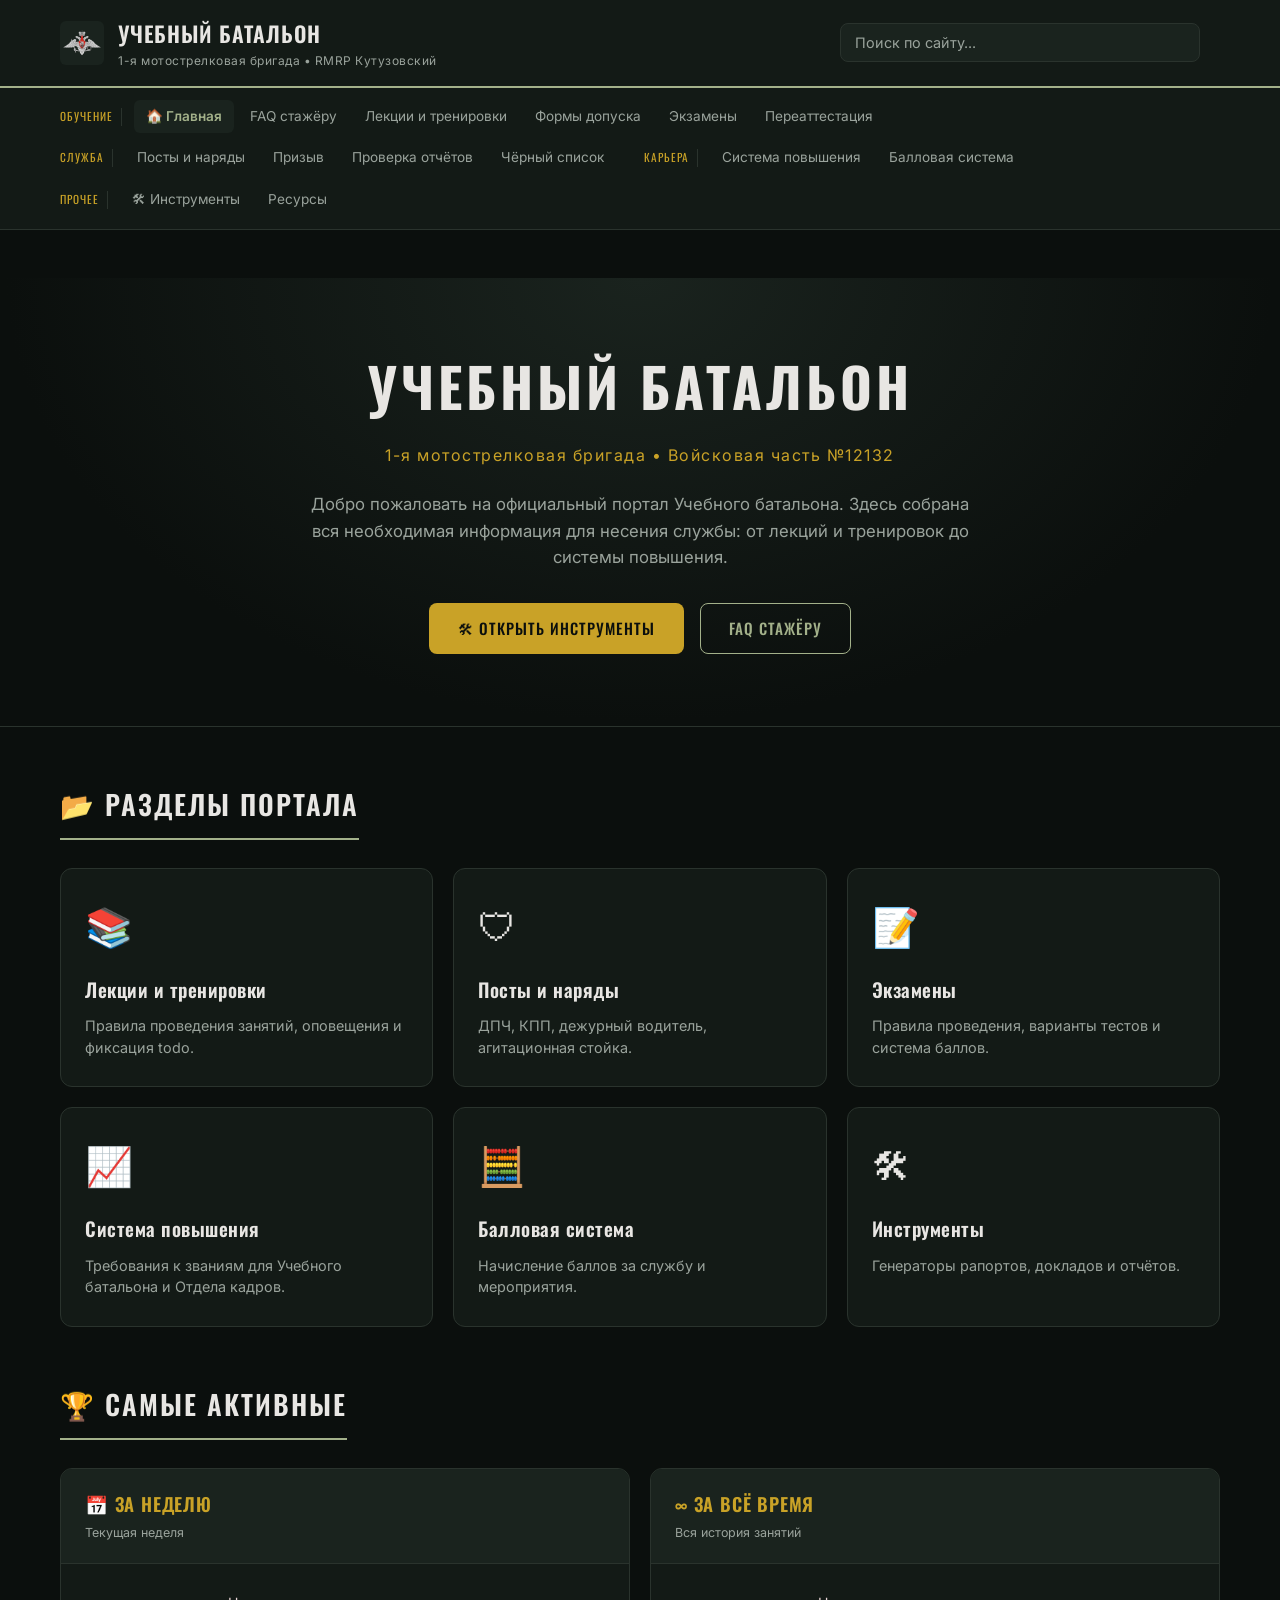
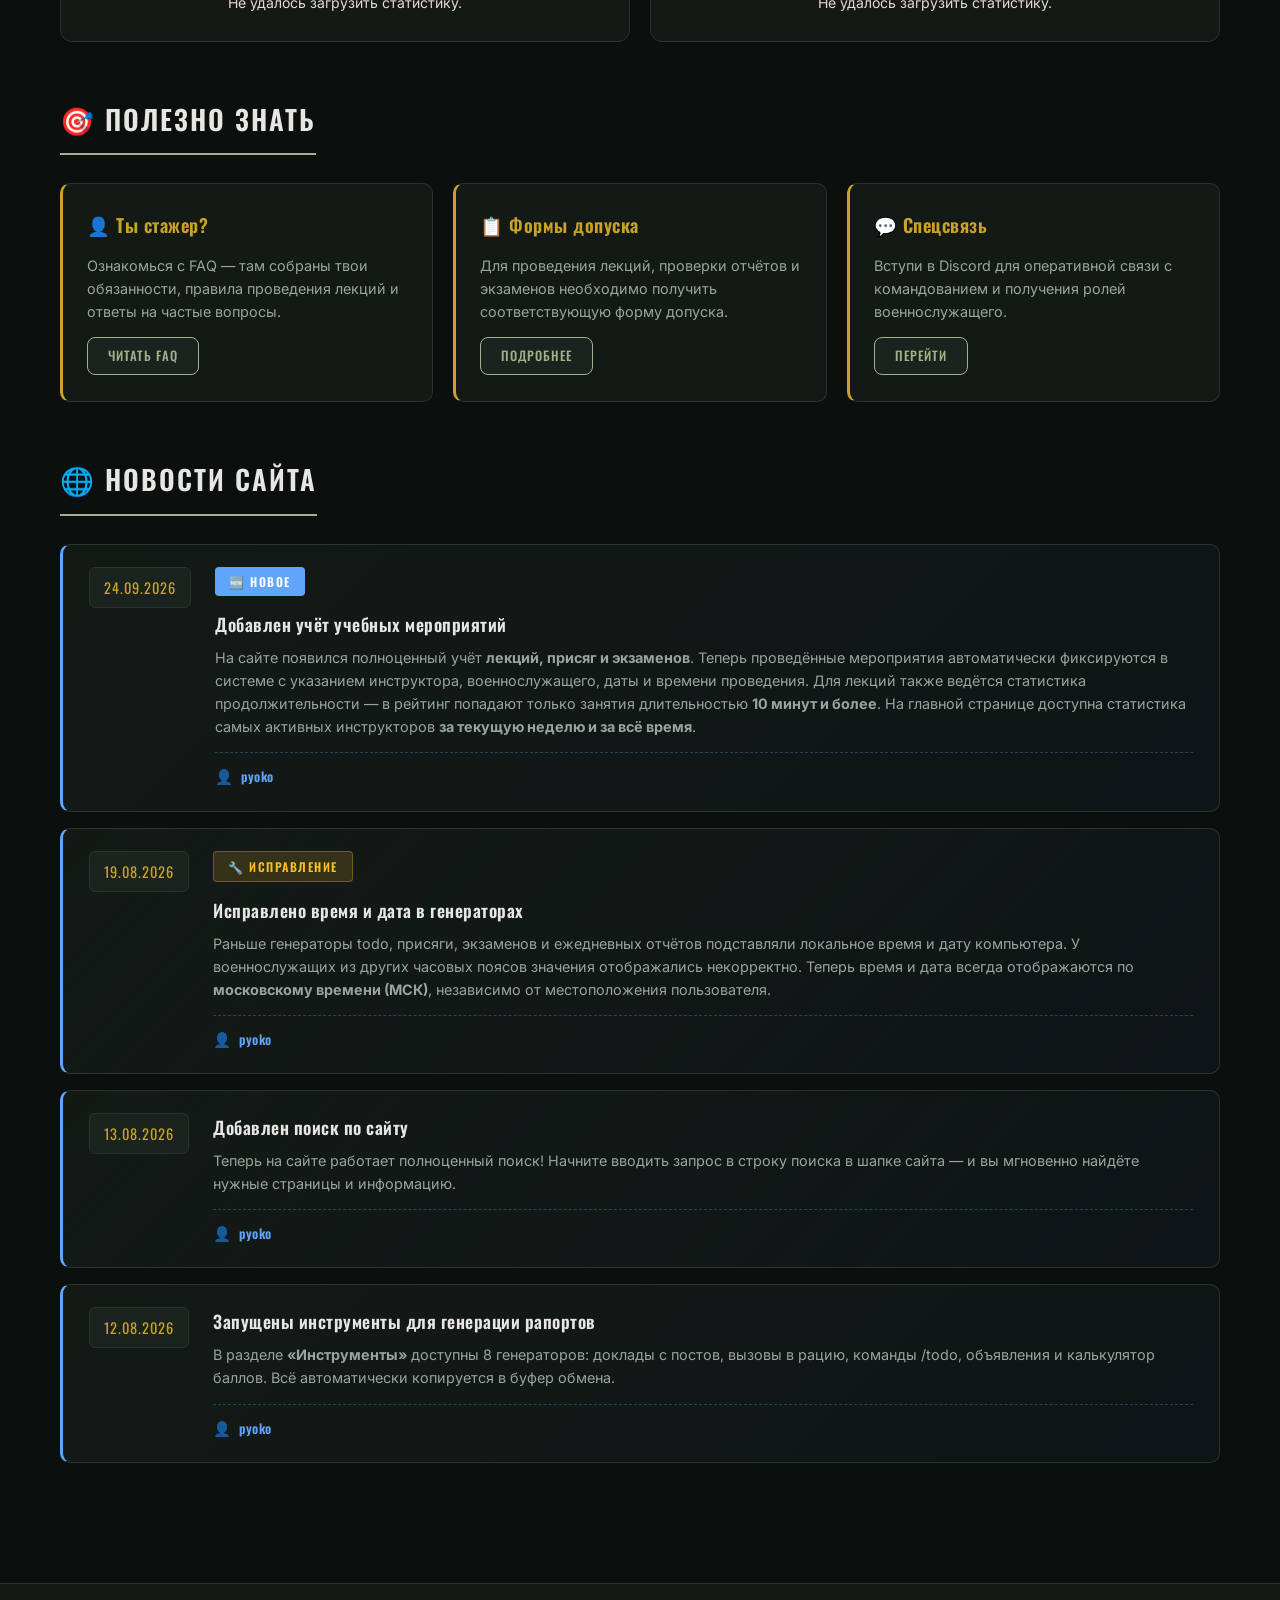
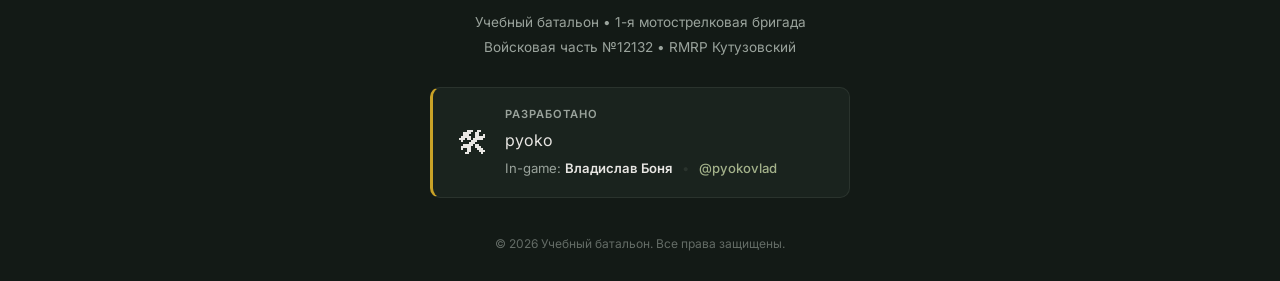
<file: index.html>
<!DOCTYPE html>
<html lang="ru">
<head>
    
<script type="text/javascript">
    (function(m,e,t,r,i,k,a){
        m[i]=m[i]||function(){(m[i].a=m[i].a||[]).push(arguments)};
        m[i].l=1*new Date();
        for (var j = 0; j < document.scripts.length; j++) {if (document.scripts[j].src === r) { return; }}
        k=e.createElement(t),a=e.getElementsByTagName(t)[0],k.async=1,k.src=r,a.parentNode.insertBefore(k,a)
    })(window, document,'script','https://mc.yandex.ru/metrika/tag.js?id=111575580', 'ym');

    ym(111575580, 'init', {ssr:true, webvisor:true, clickmap:true, ecommerce:"dataLayer", referrer: document.referrer, url: location.href, accurateTrackBounce:true, trackLinks:true});
</script>
<noscript><div><img src="https://mc.yandex.ru/watch/111575580" style="position:absolute; left:-9999px;" alt="" /></div></noscript>
<!-- /Yandex.Metrika counter -->
    <meta charset="UTF-8">
    <meta name="viewport" content="width=device-width, initial-scale=1.0">
    <title>Главная | Учебный батальон</title>

    <link rel="preconnect" href="https://fonts.googleapis.com">
    <link rel="preconnect" href="https://fonts.gstatic.com" crossorigin>
    <link href="https://fonts.googleapis.com/css2?family=Oswald:wght@400;500;600;700&family=Inter:wght@400;500;600;700&display=swap" rel="stylesheet">
    <link rel="icon" href="img/logo.png" type="image/png">
    <link rel="stylesheet" href="css/style.css">
</head>
<body>

    
    <header class="header">
        <div class="container header__inner">
            <a href="index.html" class="brand">
                <img src="img/logo.png" alt="Эмблема Учебного батальона" class="brand__logo">
                <div class="brand__text">
                    <span class="brand__title">Учебный батальон</span>
                    <span class="brand__subtitle">1-я мотострелковая бригада • RMRP Кутузовский</span>
                </div>
            </a>

            <div class="search">
                <input
                    type="text"
                    class="search__input"
                    id="searchInput"
                    placeholder="Поиск по сайту..."
                    autocomplete="off"
                >
                <button class="search__clear" id="searchClear" type="button" aria-label="Очистить">x</button>
                <div class="search__results" id="searchResults"></div>
            </div>
            <button class="burger" id="burgerBtn" aria-label="Открыть меню">
                <span></span><span></span><span></span>
            </button>
        </div>
    </header>

    
    <nav class="nav" id="mainNav">
        <div class="container nav__inner">
            <div class="nav__group">
                <span class="nav__group-label">Обучение</span>
                <a href="index.html" class="nav__link active">🏠 Главная</a>
                <a href="faq.html" class="nav__link">FAQ стажёру</a>
                <a href="lectures.html" class="nav__link">Лекции и тренировки</a>
                <a href="access.html" class="nav__link">Формы допуска</a>
                <a href="exams.html" class="nav__link">Экзамены</a>
                <a href="reattestation.html" class="nav__link">Переаттестация</a>
            </div>
            <div class="nav__group">
                <span class="nav__group-label">Служба</span>
                <a href="posts.html" class="nav__link">Посты и наряды</a>
                <a href="recruitment.html" class="nav__link">Призыв</a>
                <a href="reports.html" class="nav__link">Проверка отчётов</a>
                <a href="blacklist.html" class="nav__link">Чёрный список</a>
            </div>
            <div class="nav__group">
                <span class="nav__group-label">Карьера</span>
                <a href="promotion.html" class="nav__link">Система повышения</a>
                <a href="points.html" class="nav__link">Балловая система</a>
            </div>
            <div class="nav__group">
                <span class="nav__group-label">Прочее</span>
                <a href="tools.html" class="nav__link">🛠 Инструменты</a>
                <a href="resources.html" class="nav__link">Ресурсы</a>
            </div>
        </div>
    </nav>

    
    <main class="main">

        
        <section class="hero">
            <div class="container">
                <h1 class="hero__title">Учебный батальон</h1>
                <p class="hero__subtitle">1-я мотострелковая бригада • Войсковая часть №12132</p>
                <p class="hero__text">
                    Добро пожаловать на официальный портал Учебного батальона.
                    Здесь собрана вся необходимая информация для несения службы:
                    от лекций и тренировок до системы повышения.
                </p>
                <div class="hero__actions">
                    <a href="tools.html" class="btn btn--gold">🛠 Открыть инструменты</a>
                    <a href="faq.html" class="btn btn--outline">FAQ стажёру</a>
                </div>
            </div>
        </section>

        <div class="container">

             <!-- ============================================================
     РОЗЫГРЫШ В УЧЕБНОМ БАТАЛЬОНЕ
     ============================================================ -->

<!-- <section class="section">
    <div class="giveaway">

        <div class="giveaway__header">
            <span class="giveaway__icon">🎁</span>
            <div>
                <span class="giveaway__label">СПЕЦИАЛЬНОЕ МЕРОПРИЯТИЕ</span>
                <h2 class="giveaway__title">Розыгрыш в Учебном батальоне</h2>
            </div>
        </div>

        <div class="giveaway__content">

            <div class="giveaway__info">
                <p class="giveaway__lead">
                    Приводи новых военнослужащих в Учебный батальон
                    и получай денежные вознаграждения!
                </p>

                <div class="giveaway__reward">
                    <span class="giveaway__reward-icon">💰</span>
                    <div>
                        <span class="giveaway__reward-label">
                            ЗА КАЖДОГО ПРИВЕДЁННОГО
                        </span>
                        <strong class="giveaway__reward-value">
                            1 000 000 ₽
                        </strong>
                    </div>
                </div>

                <p class="giveaway__text">
                    Если военнослужащий пришёл в Учебный батальон
                    по твоей агитации и дослужил до звания
                    <strong>прапорщик</strong>, ты получаешь
                    <strong>1 000 000 рублей</strong>.
                </p>

                <div class="giveaway__condition">
                    <span class="giveaway__condition-icon">✓</span>
                    <span>
                        Главное условие — приглашённый военнослужащий
                        должен дослужить до звания <strong>прапорщик</strong>.
                    </span>
                </div>
            </div>

            <div class="giveaway__prize">

                <span class="giveaway__prize-label">
                    🏆 ГЛАВНЫЙ ПРИЗ
                </span>

                <div class="giveaway__car">
                    <div class="giveaway__car-icon">🚗</div>
                    <div class="giveaway__car-name">
                        BMW M3 F80
                    </div>
                    <div class="giveaway__car-color">
                        🔵 Синий цвет
                    </div>
                </div>

                <div class="giveaway__price">
                    <span>Рыночная стоимость</span>
                    <strong>6 000 000 ₽</strong>
                </div>

            </div>

        </div>

        <div class="giveaway__footer">
            <span>
                📢 Агитируй новых военнослужащих • Получай награды • Участвуй
                в розыгрыше главного приза
            </span>
        </div>

    </div>
</section> -->
            <section class="section">
                <h2 class="section__title">📂 Разделы портала</h2>
                <div class="cards-grid">

                    <a href="lectures.html" class="card">
                        <span class="card__icon">📚</span>
                        <h3 class="card__title">Лекции и тренировки</h3>
                        <p class="card__text">Правила проведения занятий, оповещения и фиксация todo.</p>
                    </a>

                    <a href="posts.html" class="card">
                        <span class="card__icon">🛡</span>
                        <h3 class="card__title">Посты и наряды</h3>
                        <p class="card__text">ДПЧ, КПП, дежурный водитель, агитационная стойка.</p>
                    </a>

                    <a href="exams.html" class="card">
                        <span class="card__icon">📝</span>
                        <h3 class="card__title">Экзамены</h3>
                        <p class="card__text">Правила проведения, варианты тестов и система баллов.</p>
                    </a>

                    <a href="promotion.html" class="card">
                        <span class="card__icon">📈</span>
                        <h3 class="card__title">Система повышения</h3>
                        <p class="card__text">Требования к званиям для Учебного батальона и Отдела кадров.</p>
                    </a>

                    <a href="points.html" class="card">
                        <span class="card__icon">🧮</span>
                        <h3 class="card__title">Балловая система</h3>
                        <p class="card__text">Начисление баллов за службу и мероприятия.</p>
                    </a>

                    <a href="tools.html" class="card">
                        <span class="card__icon">🛠</span>
                        <h3 class="card__title">Инструменты</h3>
                        <p class="card__text">Генераторы рапортов, докладов и отчётов.</p>
                    </a>

                </div>
            </section>

            <section class="section">
    <h2 class="section__title">🏆 Самые активные</h2>

    <div class="leaders-grid">

        <!-- ЗА НЕДЕЛЮ -->
        <div class="leaders-panel">
            <div class="leaders-panel__header">
                <div>
                    <div class="leaders-panel__title">📅 За неделю</div>
                    <div class="leaders-panel__subtitle">
                        Текущая неделя
                    </div>
                </div>
            </div>

            <div class="leaders-list" id="leaders-week">
                <div class="leaders-state">
                    Загрузка...
                </div>
            </div>
        </div>

        <!-- ЗА ВСЁ ВРЕМЯ -->
        <div class="leaders-panel">
            <div class="leaders-panel__header">
                <div>
                    <div class="leaders-panel__title">∞ За всё время</div>
                    <div class="leaders-panel__subtitle">
                        Вся история занятий
                    </div>
                </div>
            </div>

            <div class="leaders-list" id="leaders-all">
                <div class="leaders-state">
                    Загрузка...
                </div>
            </div>
        </div>

    </div>
</section>

            <section class="section">
                <h2 class="section__title">🎯 Полезно знать</h2>
                <div class="cards-grid cards-grid--3">

                    <div class="panel">
                        <h3 class="panel__title">👤 Ты стажер?</h3>
                        <p class="panel__text">
                            Ознакомься с FAQ — там собраны твои обязанности,
                            правила проведения лекций и ответы на частые вопросы.
                        </p>
                        <a href="faq.html" class="btn btn--small">Читать FAQ</a>
                    </div>

                    <div class="panel">
                        <h3 class="panel__title">📋 Формы допуска</h3>
                        <p class="panel__text">
                            Для проведения лекций, проверки отчётов и экзаменов
                            необходимо получить соответствующую форму допуска.
                        </p>
                        <a href="access.html" class="btn btn--small">Подробнее</a>
                    </div>

                    <div class="panel">
                        <h3 class="panel__title">💬 Спецсвязь</h3>
                        <p class="panel__text">
                            Вступи в Discord для оперативной связи с командованием
                            и получения ролей военнослужащего.
                        </p>
                        <a href="resources.html" class="btn btn--small">Перейти</a>
                    </div>

                </div>
            </section>

           
<!-- ============================================================
     ОБЪЯВЛЕНИЯ
     ИНСТРУКЦИЯ ДЛЯ АДМИНА:
     
     Три типа объявлений:
     1. ВАЖНЫЕ       → класс "announcement announcement--important" (красное)
     2. ВНУТРИИГРОВЫЕ → класс "announcement" (золотое)
     3. НОВОСТИ САЙТА → класс "announcement announcement--website" (синее)
     
     Автор:
     - Для важных и игровых: звание + должность + ФИО
     - Для новостей сайта: только никнейм
     ============================================================ -->


<!-- <section class="section">
    <h2 class="section__title">⚠ Важные объявления</h2>

    <div class="announcements">

        
        <div class="announcement announcement--important">
            <div class="announcement__date">13.08.2026</div>
            <div class="announcement__body">
                <span class="announcement__badge">⚠ Важно</span>
                <h4 class="announcement__title">Срочный сбор личного состава</h4>
                <p class="announcement__text">
                    Всему личному составу Учебного батальона прибыть в расположение части
                    в 20:00 по московскому времени. Форма одежды — полевая №2, при себе иметь оружие.
                    Неявка без уважительной причины будет расцениваться как нарушение устава.
                </p>
                <div class="announcement__author">
                    <span class="announcement__author-icon">👤</span>
                    <span class="announcement__author-rank">Капитан</span>
                    <span class="announcement__author-divider">•</span>
                    <span class="announcement__author-position">Командир Учебного батальона</span>
                    <span class="announcement__author-divider">•</span>
                    <span class="announcement__author-name">Иван Петров</span>
                </div>
            </div>
        </div>

    </div>
</section> -->


<!-- <section class="section">
    <h2 class="section__title">🎮 Внутриигровые объявления</h2>

    <div class="announcements">

        <div class="announcement">
            <div class="announcement__date">13.08.2026</div>
            <div class="announcement__body">
                <h4 class="announcement__title">Призыв на срочную военную службу</h4>
                <p class="announcement__text">
                    Оповещаем о начале призыва молодых мужчин и женщин для прохождения срочной
                    военной службы в рядах ВС РФ. Ожидаем всех желающих на призывном пункте
                    по адресу: г. Москва, Гвардейский район. Время окончания призыва 20:00.
                </p>
                <div class="announcement__author">
                    <span class="announcement__author-icon">👤</span>
                    <span class="announcement__author-rank">Ст. лейтенант</span>
                    <span class="announcement__author-divider">•</span>
                    <span class="announcement__author-position">Начальник отдела кадров</span>
                    <span class="announcement__author-divider">•</span>
                    <span class="announcement__author-name">Алексей Левицкий</span>
                </div>
            </div>
        </div>

        <div class="announcement">
            <div class="announcement__date">12.08.2026</div>
            <div class="announcement__body">
                <h4 class="announcement__title">Экскурсия по войсковой части</h4>
                <p class="announcement__text">
                    В 17:30 на территории военкомата по адресу: г. Москва, Гвардейский район
                    объявлен сбор граждан, желающих посетить открытую экскурсию по войсковой части
                    1-ой московской мотострелковой бригады (ВЧ №12132).
                </p>
                <div class="announcement__author">
                    <span class="announcement__author-icon">👤</span>
                    <span class="announcement__author-rank">Лейтенант</span>
                    <span class="announcement__author-divider">•</span>
                    <span class="announcement__author-position">Зам. командира Учебного батальона</span>
                    <span class="announcement__author-divider">•</span>
                    <span class="announcement__author-name">Сергей Иванов</span>
                </div>
            </div>
        </div>

    </div>
</section> -->


<section class="section">
    <h2 class="section__title">🌐 Новости сайта</h2>

    <div class="announcements">


<div class="announcement announcement--website">
    <div class="announcement__date">24.09.2026</div>
    <div class="announcement__body">
        <span class="announcement__badge announcement__badge--website">🆕 Новое</span>
        <h4 class="announcement__title">Добавлен учёт учебных мероприятий</h4>
        <p class="announcement__text">
            На сайте появился полноценный учёт <strong>лекций, присяг и экзаменов</strong>.
            Теперь проведённые мероприятия автоматически фиксируются в системе с указанием
            инструктора, военнослужащего, даты и времени проведения.
            Для лекций также ведётся статистика продолжительности — в рейтинг попадают
            только занятия длительностью <strong>10 минут и более</strong>.
            На главной странице доступна статистика самых активных инструкторов
            <strong>за текущую неделю и за всё время</strong>.
        </p>
        <div class="announcement__author">
            <span class="announcement__author-icon">👤</span>
            <span class="announcement__author-name">pyoko</span>
        </div>
    </div>
</div>






     <div class="announcement announcement--website">
            <div class="announcement__date">19.08.2026</div>
            <div class="announcement__body">
                <span class="announcement__badge announcement__badge--fix">🔧 Исправление</span>
                <h4 class="announcement__title">Исправлено время и дата в генераторах</h4>
                <p class="announcement__text">
                    Раньше генераторы todo, присяги, экзаменов и ежедневных отчётов
                    подставляли локальное время и дату компьютера. У военнослужащих
                    из других часовых поясов значения отображались некорректно.
                    Теперь время и дата всегда отображаются по <strong>московскому
                    времени (МСК)</strong>, независимо от местоположения пользователя.
                </p>
                <div class="announcement__author">
                    <span class="announcement__author-icon">👤</span>
                    <span class="announcement__author-name">pyoko</span>
                </div>
            </div>
        </div>
        
        <div class="announcement announcement--website">
            <div class="announcement__date">13.08.2026</div>
            <div class="announcement__body">
                
                <h4 class="announcement__title">Добавлен поиск по сайту</h4>
                <p class="announcement__text">
                    Теперь на сайте работает полноценный поиск! Начните вводить запрос в строку
                    поиска в шапке сайта — и вы мгновенно найдёте нужные страницы и информацию.
                </p>
                <div class="announcement__author">
                    <span class="announcement__author-icon">👤</span>
                    <span class="announcement__author-name">pyoko</span>
                </div>
            </div>
        </div>


   

        <div class="announcement announcement--website">
            <div class="announcement__date">12.08.2026</div>
            <div class="announcement__body">
                
                <h4 class="announcement__title">Запущены инструменты для генерации рапортов</h4>
                <p class="announcement__text">
                    В разделе <strong>«Инструменты»</strong> доступны 8 генераторов:
                    доклады с постов, вызовы в рацию, команды /todo, объявления
                    и калькулятор баллов. Всё автоматически копируется в буфер обмена.
                </p>
                <div class="announcement__author">
                    <span class="announcement__author-icon">👤</span>
                    <span class="announcement__author-name">pyoko</span>
                </div>
            </div>
        </div>

    </div>
</section>

        </div>
    </main>

    
    <footer class="footer">
        <div class="container footer__inner">

            <div class="footer__unit">
                <p class="footer__line">Учебный батальон • 1-я мотострелковая бригада</p>
                <p class="footer__line">Войсковая часть №12132 • RMRP Кутузовский</p>
            </div>
            
            <div class="footer__developer">
                <div class="footer__developer-icon">
                    🛠
                </div>
                <div class="footer__developer-info">
                    <span class="footer__developer-label">Разработано</span>
                    <div class="footer__developer-name">pyoko</div>
                    <div class="footer__developer-meta">
                        <span>In-game: <strong>Владислав Боня</strong></span>
                        <span class="footer__developer-divider">•</span>
                        <a href="https://discord.com/users/pyokovlad" target="_blank" class="footer__developer-contact">@pyokovlad</a>
                    </div>
                </div>
            </div>
            <p class="footer__copy">© 2026 Учебный батальон. Все права защищены.</p>
        </div>
    </footer>

    <script src="js/script.js"></script>
</body>
</html>
</file>
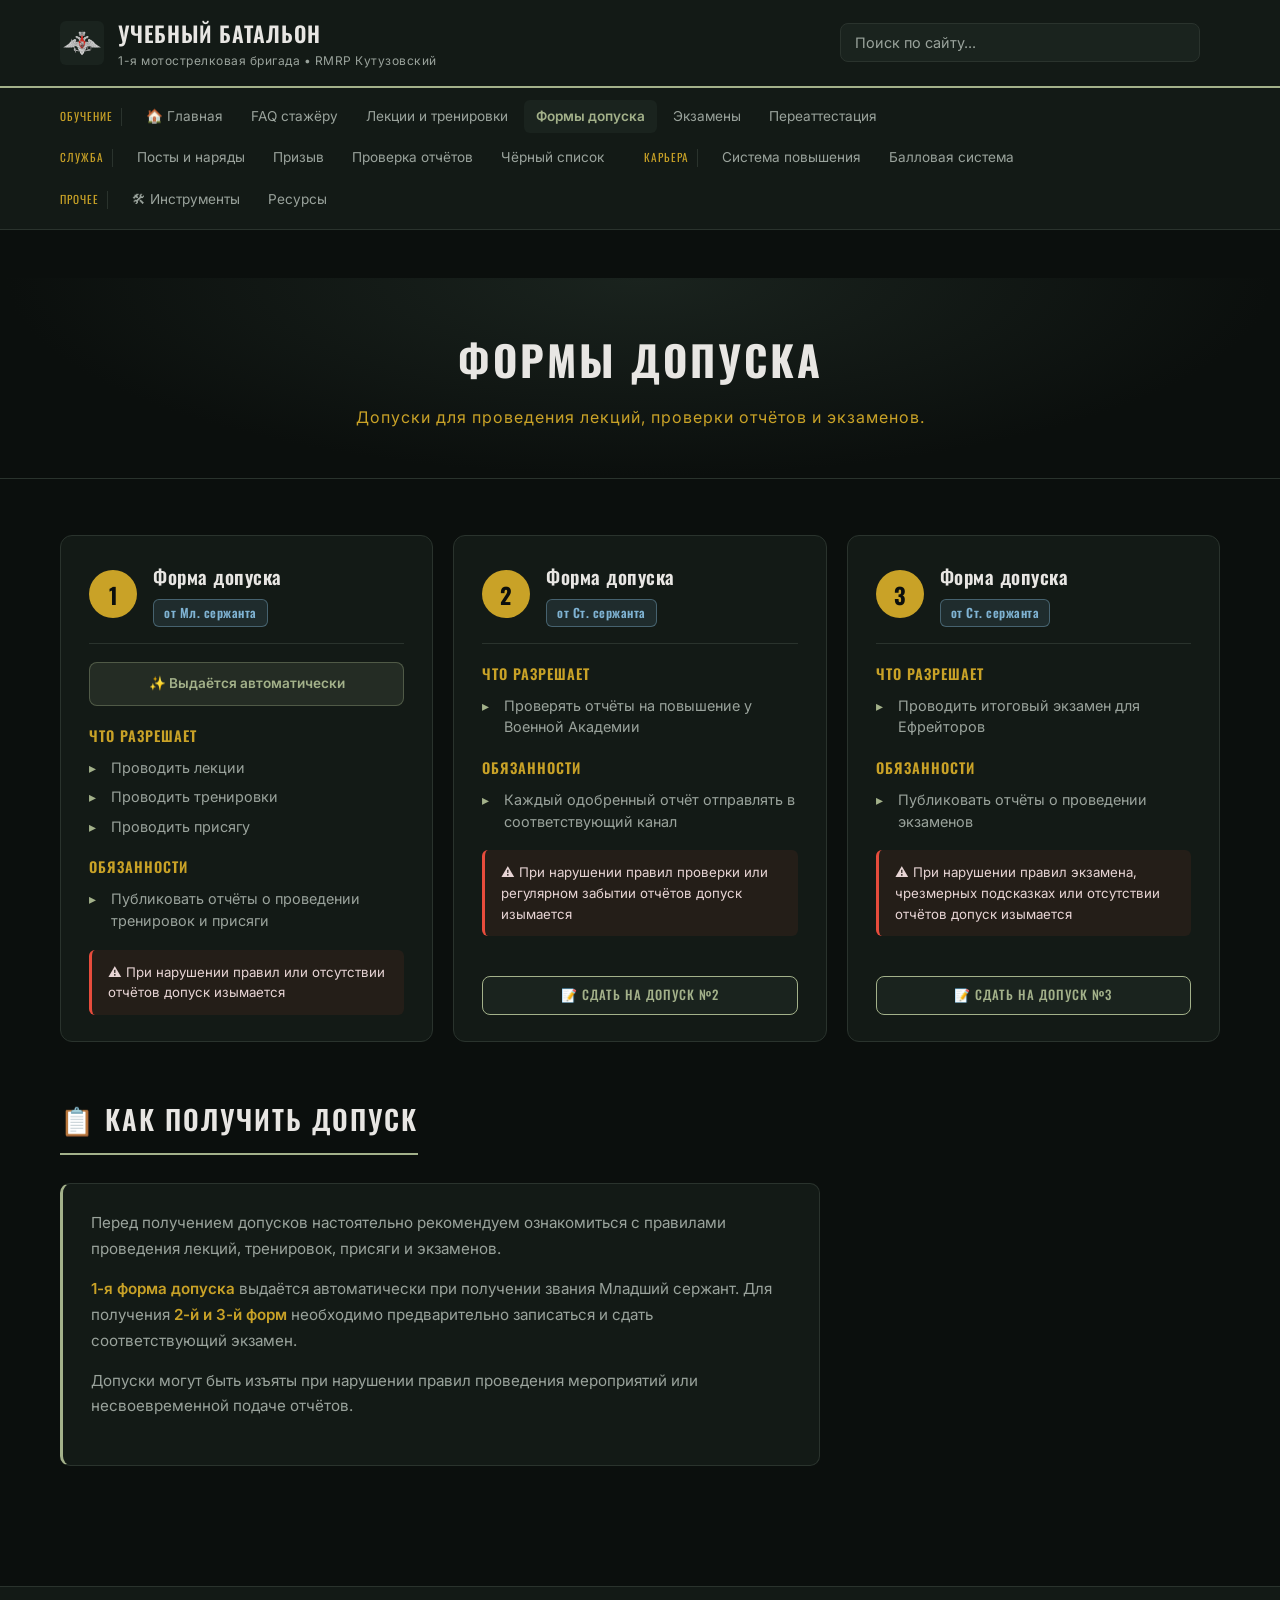
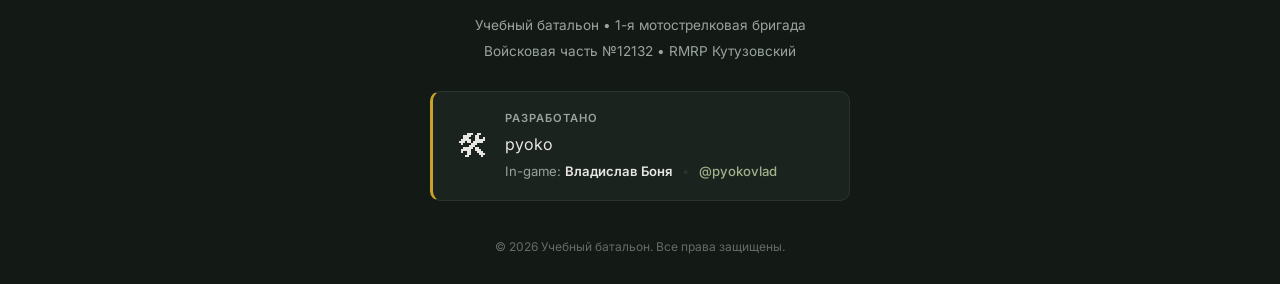
<file: access.html>
<!DOCTYPE html>
<html lang="ru">
<head>
    <!-- Yandex.Metrika counter -->
<script type="text/javascript">
    (function(m,e,t,r,i,k,a){
        m[i]=m[i]||function(){(m[i].a=m[i].a||[]).push(arguments)};
        m[i].l=1*new Date();
        for (var j = 0; j < document.scripts.length; j++) {if (document.scripts[j].src === r) { return; }}
        k=e.createElement(t),a=e.getElementsByTagName(t)[0],k.async=1,k.src=r,a.parentNode.insertBefore(k,a)
    })(window, document,'script','https://mc.yandex.ru/metrika/tag.js?id=111575580', 'ym');

    ym(111575580, 'init', {ssr:true, webvisor:true, clickmap:true, ecommerce:"dataLayer", referrer: document.referrer, url: location.href, accurateTrackBounce:true, trackLinks:true});
</script>
<noscript><div><img src="https://mc.yandex.ru/watch/111575580" style="position:absolute; left:-9999px;" alt="" /></div></noscript>
<!-- /Yandex.Metrika counter -->
    <meta charset="UTF-8">
    <meta name="viewport" content="width=device-width, initial-scale=1.0">
    <title>Формы допуска | Учебный батальон</title>
    <link rel="icon" href="img/logo.png" type="image/png">
    <link rel="preconnect" href="https://fonts.googleapis.com">
    <link rel="preconnect" href="https://fonts.gstatic.com" crossorigin>
    <link href="https://fonts.googleapis.com/css2?family=Oswald:wght@400;500;600;700&family=Inter:wght@400;500;600;700&display=swap" rel="stylesheet">

    <link rel="stylesheet" href="css/style.css">
</head>
<body>

    
    <header class="header">
        <div class="container header__inner">
            <a href="index.html" class="brand">
                <img src="img/logo.png" alt="Эмблема Учебного батальона" class="brand__logo">
                <div class="brand__text">
                    <span class="brand__title">Учебный батальон</span>
                    <span class="brand__subtitle">1-я мотострелковая бригада • RMRP Кутузовский</span>
                </div>
            </a>

            <div class="search">
                <input
                    type="text"
                    class="search__input"
                    id="searchInput"
                    placeholder="Поиск по сайту..."
                    autocomplete="off"
                >
                <button class="search__clear" id="searchClear" type="button" aria-label="Очистить">x</button>
                <div class="search__results" id="searchResults"></div>
            </div>
            <button class="burger" id="burgerBtn" aria-label="Открыть меню">
                <span></span><span></span><span></span>
            </button>
        </div>
    </header>

    
    <nav class="nav" id="mainNav">
        <div class="container nav__inner">
            <div class="nav__group">
                <span class="nav__group-label">Обучение</span>
                <a href="index.html" class="nav__link">🏠 Главная</a>
                <a href="faq.html" class="nav__link">FAQ стажёру</a>
                <a href="lectures.html" class="nav__link">Лекции и тренировки</a>
                <a href="access.html" class="nav__link active">Формы допуска</a>
                <a href="exams.html" class="nav__link">Экзамены</a>
                <a href="reattestation.html" class="nav__link">Переаттестация</a>
            </div>
            <div class="nav__group">
                <span class="nav__group-label">Служба</span>
                <a href="posts.html" class="nav__link">Посты и наряды</a>
                <a href="recruitment.html" class="nav__link">Призыв</a>
                <a href="reports.html" class="nav__link">Проверка отчётов</a>
                <a href="blacklist.html" class="nav__link">Чёрный список</a>
            </div>
            <div class="nav__group">
                <span class="nav__group-label">Карьера</span>
                <a href="promotion.html" class="nav__link">Система повышения</a>
                <a href="points.html" class="nav__link">Балловая система</a>
            </div>
            <div class="nav__group">
                <span class="nav__group-label">Прочее</span>
                <a href="tools.html" class="nav__link">🛠 Инструменты</a>
                <a href="resources.html" class="nav__link">Ресурсы</a>
            </div>
        </div>
    </nav>

    
    <main class="main">

        
        <section class="page-header">
            <div class="container">
                <h1 class="page-header__title">Формы допуска</h1>
                <p class="page-header__subtitle">Допуски для проведения лекций, проверки отчётов и экзаменов.</p>
            </div>
        </section>

        <div class="container">

            
            <section class="section">
                <div class="access-grid">

                    
                    <div class="access-card">
                        <div class="access-card__header">
                            <span class="access-card__number">1</span>
                            <div class="access-card__heading">
                                <h3 class="access-card__title">Форма допуска</h3>
                                <span class="access-card__rank">от Мл. сержанта</span>
                            </div>
                        </div>

                        <div class="access-card__auto">
                            ✨ Выдаётся автоматически
                        </div>

                        <div class="access-card__section">
                            <h4 class="access-card__section-title">Что разрешает</h4>
                            <ul class="access-card__list">
                                <li>Проводить лекции</li>
                                <li>Проводить тренировки</li>
                                <li>Проводить присягу</li>
                            </ul>
                        </div>

                        <div class="access-card__section">
                            <h4 class="access-card__section-title">Обязанности</h4>
                            <ul class="access-card__list">
                                <li>Публиковать отчёты о проведении тренировок и присяги</li>
                            </ul>
                        </div>

                        <div class="access-card__warning">
                            ⚠ При нарушении правил или отсутствии отчётов допуск изымается
                        </div>
                    </div>

                    
                    <div class="access-card">
                        <div class="access-card__header">
                            <span class="access-card__number">2</span>
                            <div class="access-card__heading">
                                <h3 class="access-card__title">Форма допуска</h3>
                                <span class="access-card__rank">от Ст. сержанта</span>
                            </div>
                        </div>

                        <div class="access-card__section">
                            <h4 class="access-card__section-title">Что разрешает</h4>
                            <ul class="access-card__list">
                                <li>Проверять отчёты на повышение у Военной Академии</li>
                            </ul>
                        </div>

                        <div class="access-card__section">
                            <h4 class="access-card__section-title">Обязанности</h4>
                            <ul class="access-card__list">
                                <li>Каждый одобренный отчёт отправлять в соответствующий канал</li>
                            </ul>
                        </div>

                        <div class="access-card__warning">
                            ⚠ При нарушении правил проверки или регулярном забытии отчётов допуск изымается
                        </div>

                        <a href="https://docs.google.com/forms/d/e/1FAIpQLSc1mubwVlGG3bKGA7rMgN6jAyM0IfJm-0R8HkZyYmWvOc7ViA/viewform" target="_blank" class="btn btn--small access-card__btn">📝 Сдать на допуск №2</a>
                    </div>

                    
                    <div class="access-card">
                        <div class="access-card__header">
                            <span class="access-card__number">3</span>
                            <div class="access-card__heading">
                                <h3 class="access-card__title">Форма допуска</h3>
                                <span class="access-card__rank">от Ст. сержанта</span>
                            </div>
                        </div>

                        <div class="access-card__section">
                            <h4 class="access-card__section-title">Что разрешает</h4>
                            <ul class="access-card__list">
                                <li>Проводить итоговый экзамен для Ефрейторов</li>
                            </ul>
                        </div>

                        <div class="access-card__section">
                            <h4 class="access-card__section-title">Обязанности</h4>
                            <ul class="access-card__list">
                                <li>Публиковать отчёты о проведении экзаменов</li>
                            </ul>
                        </div>

                        <div class="access-card__warning">
                            ⚠ При нарушении правил экзамена, чрезмерных подсказках или отсутствии отчётов допуск изымается
                        </div>

                        <a href="https://docs.google.com/forms/d/e/1FAIpQLSf_Vf9tO0Z27Of4yFQCGpBoKPguCtJFKDScznMhPJBxgLlDAA/viewform" target="_blank" class="btn btn--small access-card__btn">📝 Сдать на допуск №3</a>
                    </div>

                </div>
            </section>

            
            <section class="section">
                <h2 class="section__title">📋 Как получить допуск</h2>
                <div class="info-box">
                    <p>
                        Перед получением допусков настоятельно рекомендуем ознакомиться с правилами
                        проведения лекций, тренировок, присяги и экзаменов.
                    </p>
                    <p>
                        <strong>1-я форма допуска</strong> выдаётся автоматически при получении звания
                        Младший сержант. Для получения <strong>2-й и 3-й форм</strong> необходимо
                        предварительно записаться и сдать соответствующий экзамен.
                    </p>
                    <p>
                        Допуски могут быть изъяты при нарушении правил проведения мероприятий
                        или несвоевременной подаче отчётов.
                    </p>
                </div>
            </section>

        </div>
    </main>

    
    
    <footer class="footer">
        <div class="container footer__inner">

            <div class="footer__unit">
                <p class="footer__line">Учебный батальон • 1-я мотострелковая бригада</p>
                <p class="footer__line">Войсковая часть №12132 • RMRP Кутузовский</p>
            </div>
            
            <div class="footer__developer">
                <div class="footer__developer-icon">
                    🛠
                </div>
                <div class="footer__developer-info">
                    <span class="footer__developer-label">Разработано</span>
                    <div class="footer__developer-name">pyoko</div>
                    <div class="footer__developer-meta">
                        <span>In-game: <strong>Владислав Боня</strong></span>
                        <span class="footer__developer-divider">•</span>
                        <a href="https://discord.com/users/pyokovlad" target="_blank" class="footer__developer-contact">@pyokovlad</a>
                    </div>
                </div>
            </div>
            <p class="footer__copy">© 2026 Учебный батальон. Все права защищены.</p>
        </div>
    </footer>

    <script src="js/script.js"></script>
</body>
</html>
</file>
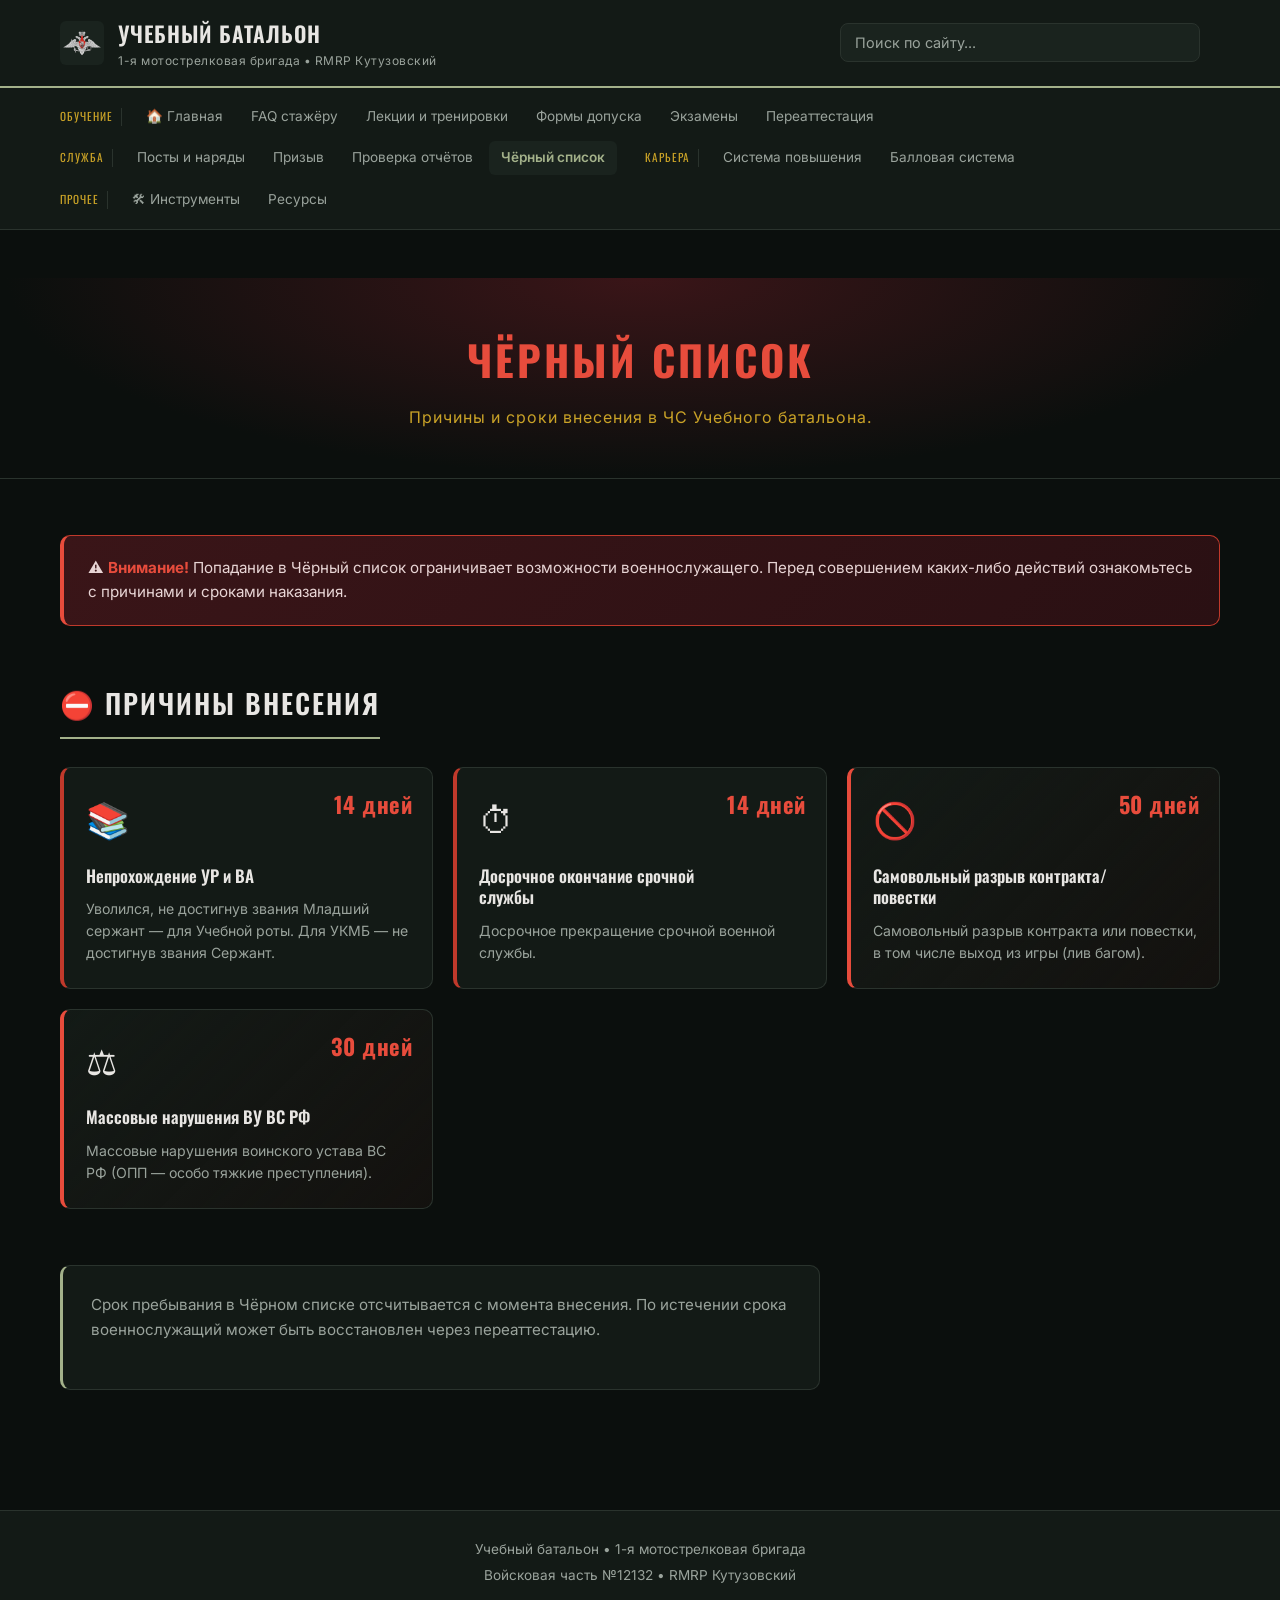
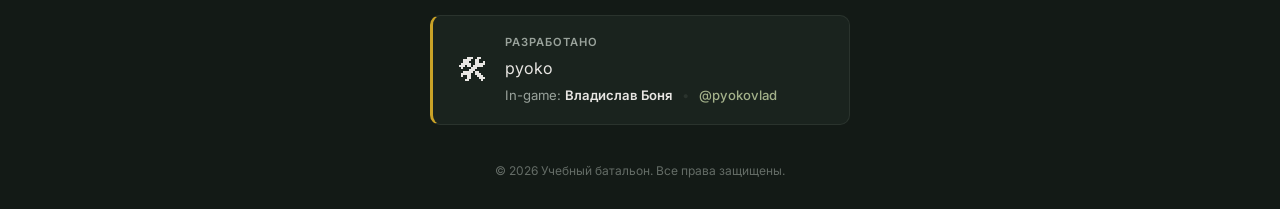
<file: blacklist.html>
<!DOCTYPE html>
<html lang="ru">
<head>
    <!-- Yandex.Metrika counter -->
<script type="text/javascript">
    (function(m,e,t,r,i,k,a){
        m[i]=m[i]||function(){(m[i].a=m[i].a||[]).push(arguments)};
        m[i].l=1*new Date();
        for (var j = 0; j < document.scripts.length; j++) {if (document.scripts[j].src === r) { return; }}
        k=e.createElement(t),a=e.getElementsByTagName(t)[0],k.async=1,k.src=r,a.parentNode.insertBefore(k,a)
    })(window, document,'script','https://mc.yandex.ru/metrika/tag.js?id=111575580', 'ym');

    ym(111575580, 'init', {ssr:true, webvisor:true, clickmap:true, ecommerce:"dataLayer", referrer: document.referrer, url: location.href, accurateTrackBounce:true, trackLinks:true});
</script>
<noscript><div><img src="https://mc.yandex.ru/watch/111575580" style="position:absolute; left:-9999px;" alt="" /></div></noscript>
<!-- /Yandex.Metrika counter -->
    <meta charset="UTF-8">
    <meta name="viewport" content="width=device-width, initial-scale=1.0">
    <title>Чёрный список | Учебный батальон</title>
    <link rel="icon" href="img/logo.png" type="image/png">
    <link rel="preconnect" href="https://fonts.googleapis.com">
    <link rel="preconnect" href="https://fonts.gstatic.com" crossorigin>
    <link href="https://fonts.googleapis.com/css2?family=Oswald:wght@400;500;600;700&family=Inter:wght@400;500;600;700&display=swap" rel="stylesheet">

    <link rel="stylesheet" href="css/style.css">
</head>
<body>

    <header class="header">
        <div class="container header__inner">
            <a href="index.html" class="brand">
                <img src="img/logo.png" alt="Эмблема Учебного батальона" class="brand__logo">
                <div class="brand__text">
                    <span class="brand__title">Учебный батальон</span>
                    <span class="brand__subtitle">1-я мотострелковая бригада • RMRP Кутузовский</span>
                </div>
            </a>

            <div class="search">
                <input
                    type="text"
                    class="search__input"
                    id="searchInput"
                    placeholder="Поиск по сайту..."
                    autocomplete="off"
                >
                <button class="search__clear" id="searchClear" type="button" aria-label="Очистить">x</button>
                <div class="search__results" id="searchResults"></div>
            </div>
            <button class="burger" id="burgerBtn" aria-label="Открыть меню">
                <span></span><span></span><span></span>
            </button>
        </div>
    </header>

    <nav class="nav" id="mainNav">
        <div class="container nav__inner">
            <div class="nav__group">
                <span class="nav__group-label">Обучение</span>
                <a href="index.html" class="nav__link">🏠 Главная</a>
                <a href="faq.html" class="nav__link">FAQ стажёру</a>
                <a href="lectures.html" class="nav__link">Лекции и тренировки</a>
                <a href="access.html" class="nav__link">Формы допуска</a>
                <a href="exams.html" class="nav__link">Экзамены</a>
                <a href="reattestation.html" class="nav__link">Переаттестация</a>
            </div>
            <div class="nav__group">
                <span class="nav__group-label">Служба</span>
                <a href="posts.html" class="nav__link">Посты и наряды</a>
                <a href="recruitment.html" class="nav__link">Призыв</a>
                <a href="reports.html" class="nav__link">Проверка отчётов</a>
                <a href="blacklist.html" class="nav__link active">Чёрный список</a>
            </div>
            <div class="nav__group">
                <span class="nav__group-label">Карьера</span>
                <a href="promotion.html" class="nav__link">Система повышения</a>
                <a href="points.html" class="nav__link">Балловая система</a>
            </div>
            <div class="nav__group">
                <span class="nav__group-label">Прочее</span>
                <a href="tools.html" class="nav__link">🛠 Инструменты</a>
                <a href="resources.html" class="nav__link">Ресурсы</a>
            </div>
        </div>
    </nav>

    <main class="main">
        <section class="page-header page-header--danger">
            <div class="container">
                <h1 class="page-header__title">Чёрный список</h1>
                <p class="page-header__subtitle">Причины и сроки внесения в ЧС Учебного батальона.</p>
            </div>
        </section>

        <div class="container">

            <section class="section">
                <div class="warning-box">
                    <p>
                        ⚠ <strong>Внимание!</strong> Попадание в Чёрный список ограничивает возможности
                        военнослужащего. Перед совершением каких-либо действий ознакомьтесь с причинами
                        и сроками наказания.
                    </p>
                </div>
            </section>

            <section class="section">
                <h2 class="section__title">⛔ Причины внесения</h2>

                <div class="blacklist-grid">

                    <div class="blacklist-card">
                        <div class="blacklist-card__icon">📚</div>
                        <div class="blacklist-card__days">14 дней</div>
                        <h3 class="blacklist-card__title">Непрохождение УР и ВА</h3>
                        <p class="blacklist-card__text">
                            Уволился, не достигнув звания Младший сержант — для Учебной роты.
                            Для УКМБ — не достигнув звания Сержант.
                        </p>
                    </div>

                    <div class="blacklist-card">
                        <div class="blacklist-card__icon">⏱</div>
                        <div class="blacklist-card__days">14 дней</div>
                        <h3 class="blacklist-card__title">Досрочное окончание срочной службы</h3>
                        <p class="blacklist-card__text">
                            Досрочное прекращение срочной военной службы.
                        </p>
                    </div>

                    <div class="blacklist-card blacklist-card--severe">
                        <div class="blacklist-card__icon">🚫</div>
                        <div class="blacklist-card__days">50 дней</div>
                        <h3 class="blacklist-card__title">Самовольный разрыв контракта/повестки</h3>
                        <p class="blacklist-card__text">
                            Самовольный разрыв контракта или повестки, в том числе выход из игры (лив багом).
                        </p>
                    </div>

                    <div class="blacklist-card blacklist-card--severe">
                        <div class="blacklist-card__icon">⚖</div>
                        <div class="blacklist-card__days">30 дней</div>
                        <h3 class="blacklist-card__title">Массовые нарушения ВУ ВС РФ</h3>
                        <p class="blacklist-card__text">
                            Массовые нарушения воинского устава ВС РФ (ОПП — особо тяжкие преступления).
                        </p>
                    </div>

                </div>
            </section>

            <section class="section">
                <div class="info-box">
                    <p>
                        Срок пребывания в Чёрном списке отсчитывается с момента внесения.
                        По истечении срока военнослужащий может быть восстановлен через
                        <a href="reattestation.html">переаттестацию</a>.
                    </p>
                </div>
            </section>

        </div>
    </main>

    
    <footer class="footer">
        <div class="container footer__inner">

            <div class="footer__unit">
                <p class="footer__line">Учебный батальон • 1-я мотострелковая бригада</p>
                <p class="footer__line">Войсковая часть №12132 • RMRP Кутузовский</p>
            </div>
            
            <div class="footer__developer">
                <div class="footer__developer-icon">
                    🛠
                </div>
                <div class="footer__developer-info">
                    <span class="footer__developer-label">Разработано</span>
                    <div class="footer__developer-name">pyoko</div>
                    <div class="footer__developer-meta">
                        <span>In-game: <strong>Владислав Боня</strong></span>
                        <span class="footer__developer-divider">•</span>
                        <a href="https://discord.com/users/pyokovlad" target="_blank" class="footer__developer-contact">@pyokovlad</a>
                    </div>
                </div>
            </div>
            <p class="footer__copy">© 2026 Учебный батальон. Все права защищены.</p>
        </div>
    </footer>

    <script src="js/script.js"></script>
</body>
</html>
</file>
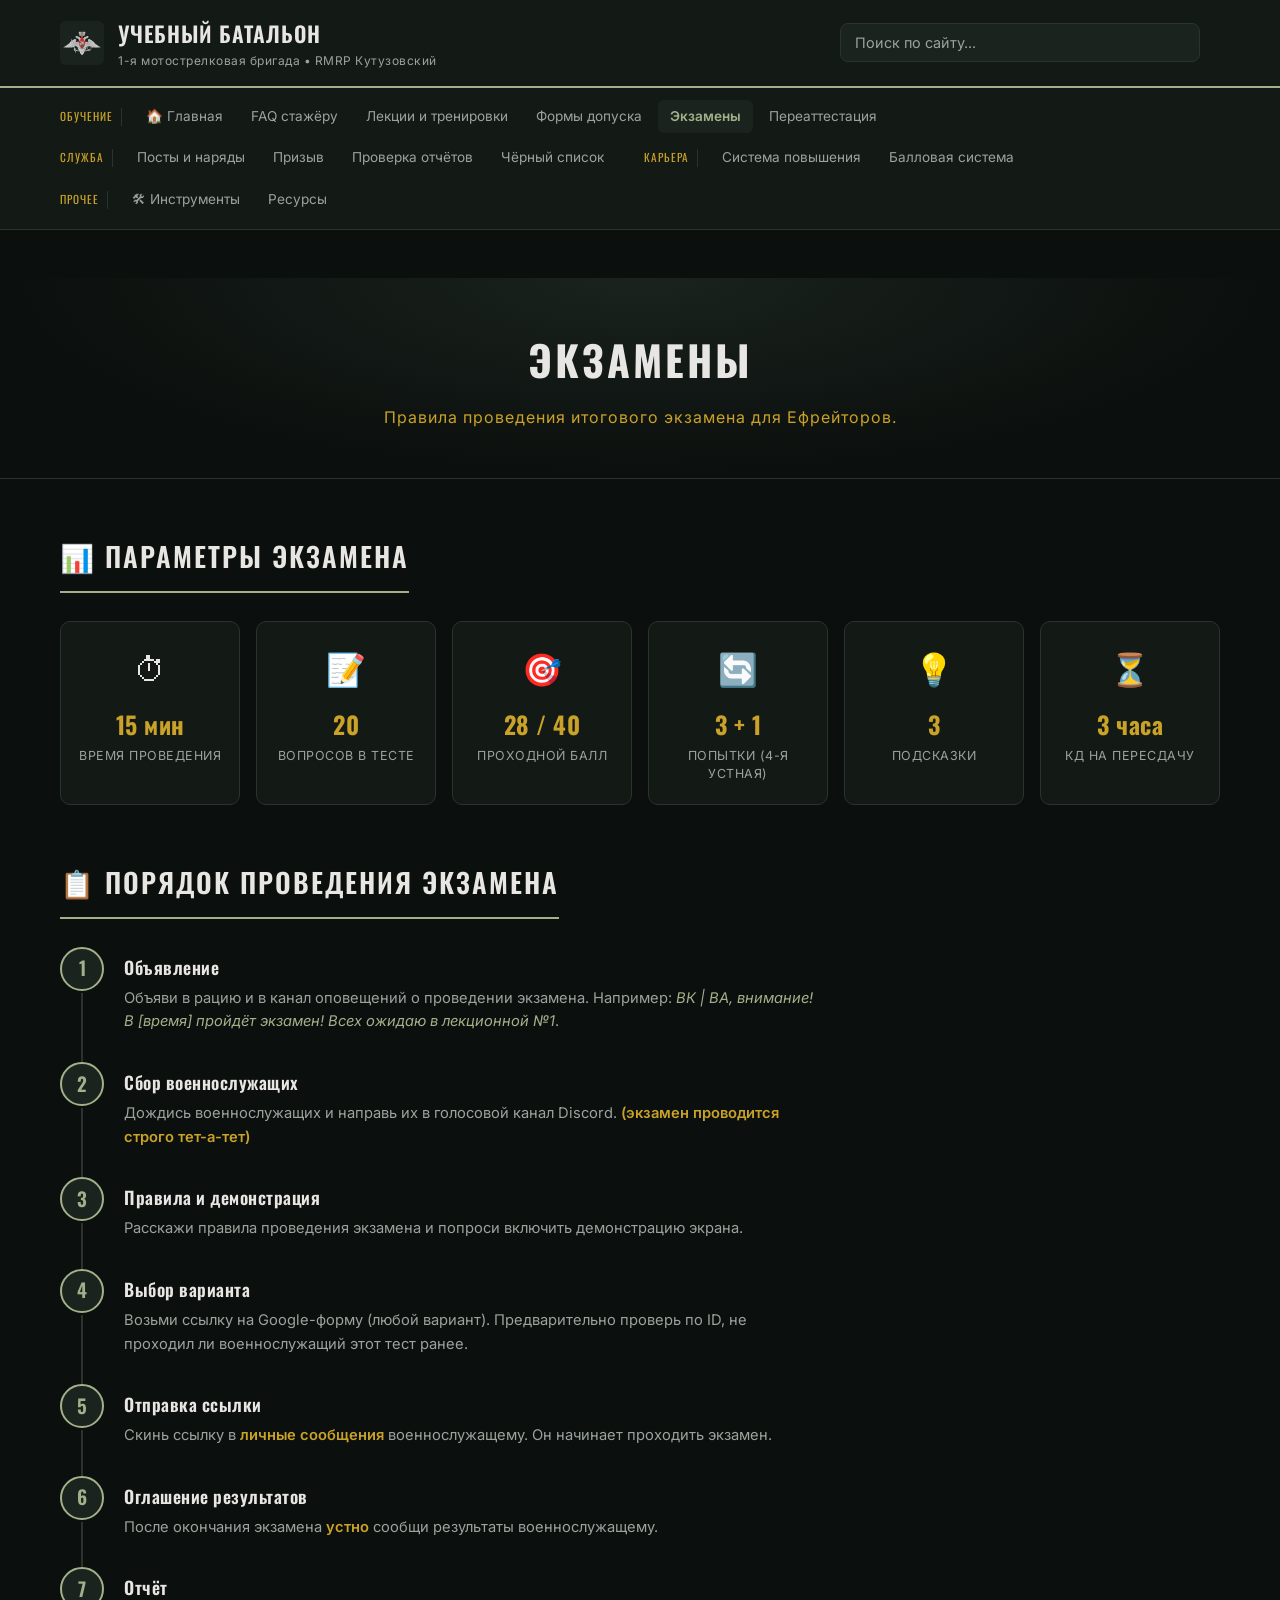
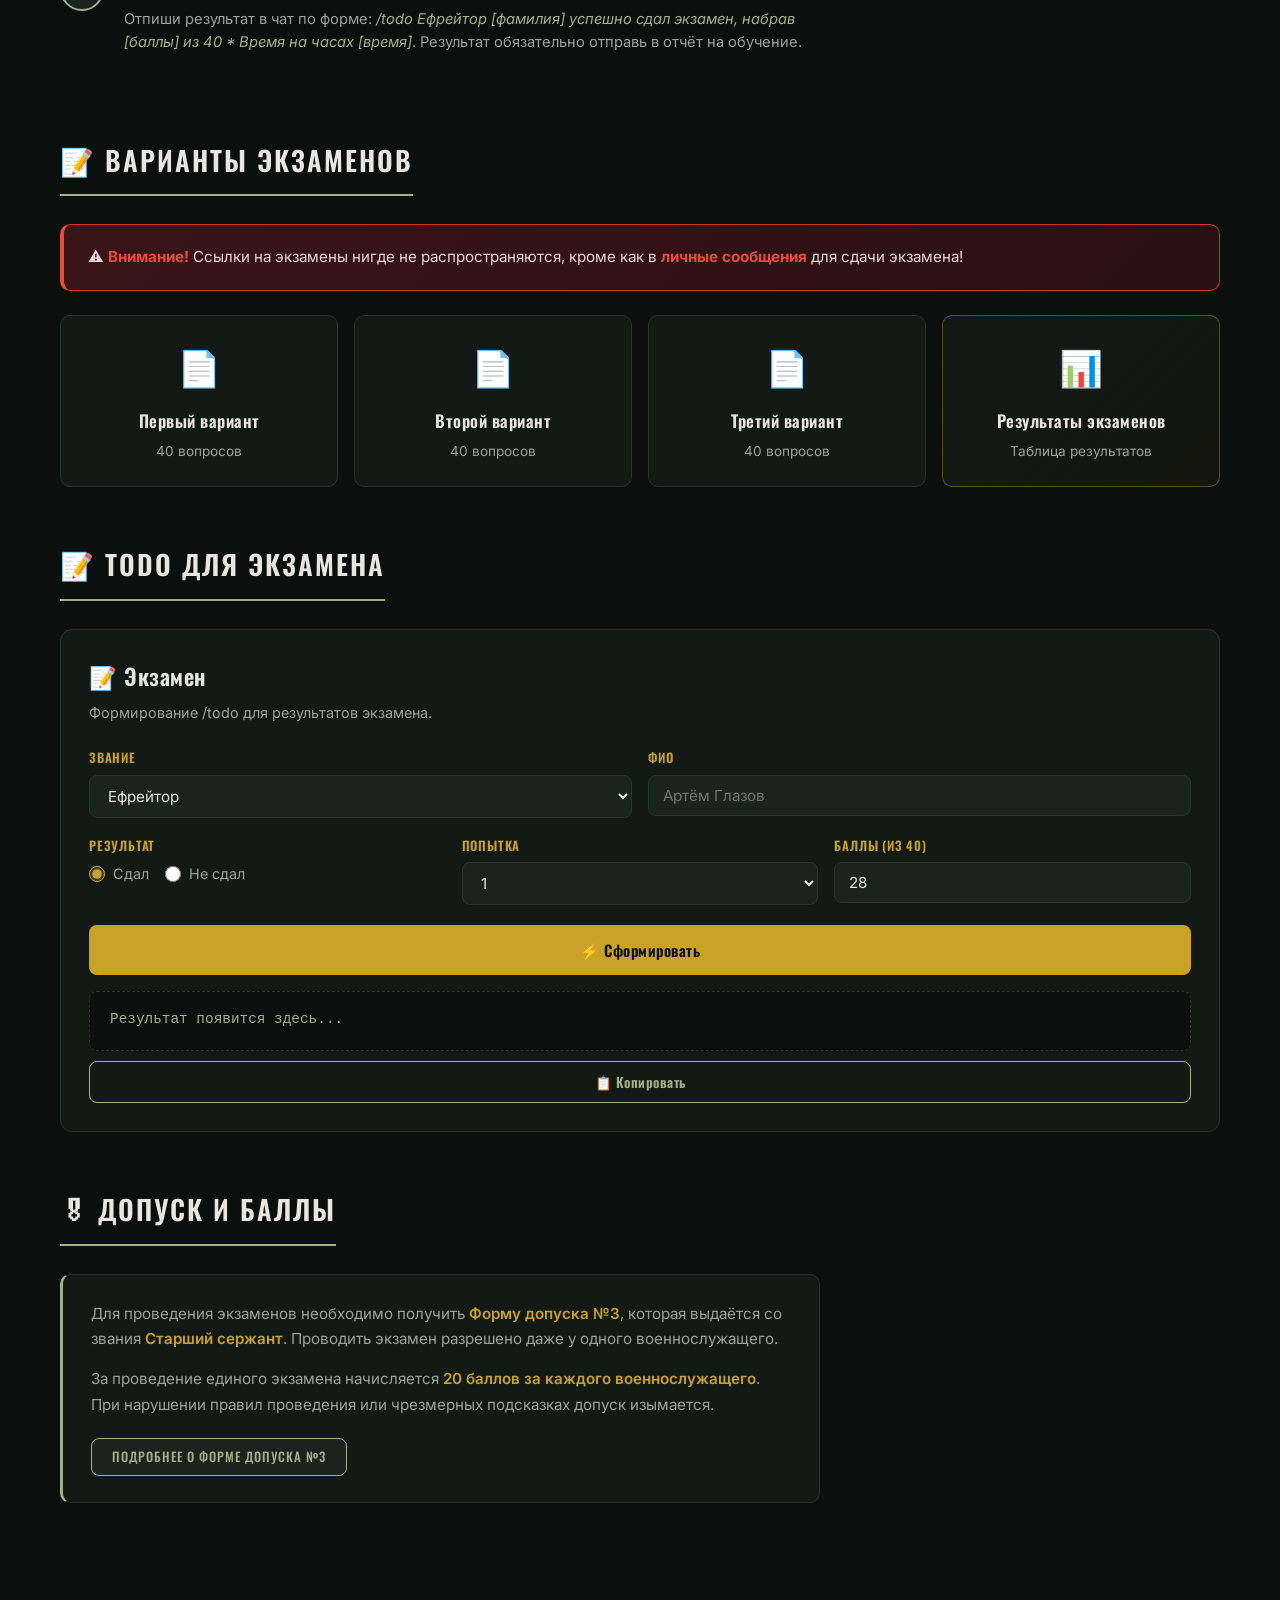
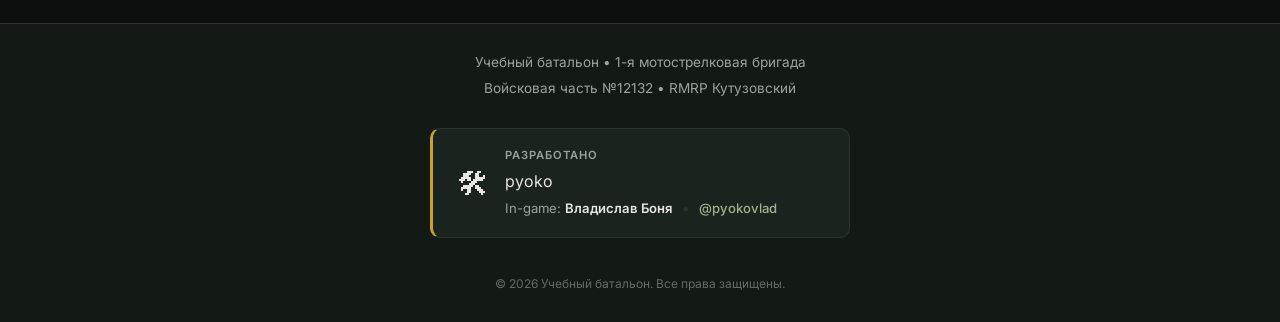
<file: exams.html>
<!DOCTYPE html>
<html lang="ru">
<head>
    <!-- Yandex.Metrika counter -->
<script type="text/javascript">
    (function(m,e,t,r,i,k,a){
        m[i]=m[i]||function(){(m[i].a=m[i].a||[]).push(arguments)};
        m[i].l=1*new Date();
        for (var j = 0; j < document.scripts.length; j++) {if (document.scripts[j].src === r) { return; }}
        k=e.createElement(t),a=e.getElementsByTagName(t)[0],k.async=1,k.src=r,a.parentNode.insertBefore(k,a)
    })(window, document,'script','https://mc.yandex.ru/metrika/tag.js?id=111575580', 'ym');

    ym(111575580, 'init', {ssr:true, webvisor:true, clickmap:true, ecommerce:"dataLayer", referrer: document.referrer, url: location.href, accurateTrackBounce:true, trackLinks:true});
</script>
<noscript><div><img src="https://mc.yandex.ru/watch/111575580" style="position:absolute; left:-9999px;" alt="" /></div></noscript>
<!-- /Yandex.Metrika counter -->
    <meta charset="UTF-8">
    <meta name="viewport" content="width=device-width, initial-scale=1.0">
    <title>Экзамены | Учебный батальон</title>

    <link rel="preconnect" href="https://fonts.googleapis.com">
    <link rel="preconnect" href="https://fonts.gstatic.com" crossorigin>
    <link href="https://fonts.googleapis.com/css2?family=Oswald:wght@400;500;600;700&family=Inter:wght@400;500;600;700&display=swap" rel="stylesheet">
    <link rel="icon" href="img/logo.png" type="image/png">
    <link rel="stylesheet" href="css/style.css">
</head>
<body>

    
    <header class="header">
        <div class="container header__inner">
            <a href="index.html" class="brand">
                <img src="img/logo.png" alt="Эмблема Учебного батальона" class="brand__logo">
                <div class="brand__text">
                    <span class="brand__title">Учебный батальон</span>
                    <span class="brand__subtitle">1-я мотострелковая бригада • RMRP Кутузовский</span>
                </div>
            </a>

            <div class="search">
                <input
                    type="text"
                    class="search__input"
                    id="searchInput"
                    placeholder="Поиск по сайту..."
                    autocomplete="off"
                >
                <button class="search__clear" id="searchClear" type="button" aria-label="Очистить">x</button>
                <div class="search__results" id="searchResults"></div>
            </div>
            <button class="burger" id="burgerBtn" aria-label="Открыть меню">
                <span></span><span></span><span></span>
            </button>
        </div>
    </header>

    
    <nav class="nav" id="mainNav">
        <div class="container nav__inner">
            <div class="nav__group">
                <span class="nav__group-label">Обучение</span>
                <a href="index.html" class="nav__link">🏠 Главная</a>
                <a href="faq.html" class="nav__link">FAQ стажёру</a>
                <a href="lectures.html" class="nav__link">Лекции и тренировки</a>
                <a href="access.html" class="nav__link">Формы допуска</a>
                <a href="exams.html" class="nav__link active">Экзамены</a>
                <a href="reattestation.html" class="nav__link">Переаттестация</a>
            </div>
            <div class="nav__group">
                <span class="nav__group-label">Служба</span>
                <a href="posts.html" class="nav__link">Посты и наряды</a>
                <a href="recruitment.html" class="nav__link">Призыв</a>
                <a href="reports.html" class="nav__link">Проверка отчётов</a>
                <a href="blacklist.html" class="nav__link">Чёрный список</a>
            </div>
            <div class="nav__group">
                <span class="nav__group-label">Карьера</span>
                <a href="promotion.html" class="nav__link">Система повышения</a>
                <a href="points.html" class="nav__link">Балловая система</a>
            </div>
            <div class="nav__group">
                <span class="nav__group-label">Прочее</span>
                <a href="tools.html" class="nav__link">🛠 Инструменты</a>
                <a href="resources.html" class="nav__link">Ресурсы</a>
            </div>
        </div>
    </nav>

    
    <main class="main">

        
        <section class="page-header">
            <div class="container">
                <h1 class="page-header__title">Экзамены</h1>
                <p class="page-header__subtitle">Правила проведения итогового экзамена для Ефрейторов.</p>
            </div>
        </section>

        <div class="container">

            
            <section class="section">
                <h2 class="section__title">📊 Параметры экзамена</h2>
                <div class="metrics-grid">

                    <div class="metric-card">
                        <div class="metric-card__icon">⏱</div>
                        <div class="metric-card__value">15 мин</div>
                        <div class="metric-card__label">Время проведения</div>
                    </div>

                    <div class="metric-card">
                        <div class="metric-card__icon">📝</div>
                        <div class="metric-card__value">20</div>
                        <div class="metric-card__label">Вопросов в тесте</div>
                    </div>

                    <div class="metric-card">
                        <div class="metric-card__icon">🎯</div>
                        <div class="metric-card__value">28 / 40</div>
                        <div class="metric-card__label">Проходной балл</div>
                    </div>

                    <div class="metric-card">
                        <div class="metric-card__icon">🔄</div>
                        <div class="metric-card__value">3 + 1</div>
                        <div class="metric-card__label">Попытки (4-я устная)</div>
                    </div>

                    <div class="metric-card">
                        <div class="metric-card__icon">💡</div>
                        <div class="metric-card__value">3</div>
                        <div class="metric-card__label">Подсказки</div>
                    </div>

                    <div class="metric-card">
                        <div class="metric-card__icon">⏳</div>
                        <div class="metric-card__value">3 часа</div>
                        <div class="metric-card__label">КД на пересдачу</div>
                    </div>

                </div>
            </section>

            
            <section class="section">
                <h2 class="section__title">📋 Порядок проведения экзамена</h2>

                <div class="steps">
                    <div class="step">
                        <div class="step__number">1</div>
                        <div class="step__content">
                            <h4 class="step__title">Объявление</h4>
                            <p class="step__text">
                                Объяви в рацию и в канал оповещений о проведении экзамена.
                                Например: <em>ВК | ВА, внимание! В [время] пройдёт экзамен! Всех ожидаю в лекционной №1</em>.
                            </p>
                        </div>
                    </div>

                    <div class="step">
                        <div class="step__number">2</div>
                        <div class="step__content">
                            <h4 class="step__title">Сбор военнослужащих</h4>
                            <p class="step__text">
                                Дождись военнослужащих и направь их в голосовой канал Discord. <strong>(экзамен проводится строго тет-а-тет)</strong>
                            </p>
                        </div>
                    </div>

                    <div class="step">
                        <div class="step__number">3</div>
                        <div class="step__content">
                            <h4 class="step__title">Правила и демонстрация</h4>
                            <p class="step__text">
                                Расскажи правила проведения экзамена и попроси включить демонстрацию экрана.
                            </p>
                        </div>
                    </div>

                    <div class="step">
                        <div class="step__number">4</div>
                        <div class="step__content">
                            <h4 class="step__title">Выбор варианта</h4>
                            <p class="step__text">
                                Возьми ссылку на Google-форму (любой вариант). Предварительно проверь по ID,
                                не проходил ли военнослужащий этот тест ранее.
                            </p>
                        </div>
                    </div>

                    <div class="step">
                        <div class="step__number">5</div>
                        <div class="step__content">
                            <h4 class="step__title">Отправка ссылки</h4>
                            <p class="step__text">
                                Скинь ссылку в <strong>личные сообщения</strong> военнослужащему. Он начинает проходить экзамен.
                            </p>
                        </div>
                    </div>

                    <div class="step">
                        <div class="step__number">6</div>
                        <div class="step__content">
                            <h4 class="step__title">Оглашение результатов</h4>
                            <p class="step__text">
                                После окончания экзамена <strong>устно</strong> сообщи результаты военнослужащему.
                            </p>
                        </div>
                    </div>

                    <div class="step">
                        <div class="step__number">7</div>
                        <div class="step__content">
                            <h4 class="step__title">Отчёт</h4>
                            <p class="step__text">
                                Отпиши результат в чат по форме:
                                <em>/todo Ефрейтор [фамилия] успешно сдал экзамен, набрав [баллы] из 40 * Время на часах [время]</em>.
                                Результат обязательно отправь в отчёт на обучение.
                            </p>
                        </div>
                    </div>
                </div>
            </section>

            
            <section class="section">
                <h2 class="section__title">📝 Варианты экзаменов</h2>

                <div class="warning-box">
                    <p>
                        ⚠ <strong>Внимание!</strong> Ссылки на экзамены нигде не распространяются,
                        кроме как в <strong>личные сообщения</strong> для сдачи экзамена!
                    </p>
                </div>

                <div class="exam-cards">

                    <a href="https://docs.google.com/forms/d/e/1FAIpQLSeTUUcmQ4yYsEocj4spAi6nbZU5EAavuI2MF_UFRzQlWfO8pA/viewform?usp=dialog" target="_blank" class="exam-card">
                        <div class="exam-card__icon">📄</div>
                        <h4 class="exam-card__title">Первый вариант</h4>
                        <p class="exam-card__text">40 вопросов</p>
                    </a>

                    <a href="https://docs.google.com/forms/d/e/1FAIpQLSfD5eolb41NgHkSpVbeBtDPQrVb6rtCaTdvB9j_MMEaSEvdbg/viewform?usp=dialog" target="_blank" class="exam-card">
                        <div class="exam-card__icon">📄</div>
                        <h4 class="exam-card__title">Второй вариант</h4>
                        <p class="exam-card__text">40 вопросов</p>
                    </a>

                    <a href="https://docs.google.com/forms/d/e/1FAIpQLSetTbnl2ng717ycuQeTKvLcHGskj5DWNpM3JNl90aHufYOS2Q/viewform?usp=dialog" target="_blank" class="exam-card">
                        <div class="exam-card__icon">📄</div>
                        <h4 class="exam-card__title">Третий вариант</h4>
                        <p class="exam-card__text">40 вопросов</p>
                    </a>

                    <a href="https://docs.google.com/spreadsheets/d/1F0mmPmV1AAqHCfs8zPH7LD7MPKawe8WLN3I0x09geo4/edit?usp=sharing" target="_blank" class="exam-card exam-card--results">
                        <div class="exam-card__icon">📊</div>
                        <h4 class="exam-card__title">Результаты экзаменов</h4>
                        <p class="exam-card__text">Таблица результатов</p>
                    </a>

                </div>
            </section>
            <section class="section">
                <h2 class="section__title">📝 TODO для экзамена</h2>
            <div class="generator-card">
                    <h3 class="generator-card__title">📝 Экзамен</h3>
                    <p class="generator-card__desc">Формирование /todo для результатов экзамена.</p>

                    <div class="generator-card__form">
                        <div class="form-row">
                            <div class="form-group">
                                <label class="form-label">Звание</label>
                                <select class="form-select" id="exam-rank">
                                    <option value="Рядовой">Рядовой</option>
                                    <option value="Ефрейтор" selected>Ефрейтор</option>
                                </select>
                            </div>
                            <div class="form-group">
                                <label class="form-label">ФИО</label>
                                <input type="text" class="form-input" id="exam-fio" placeholder="Артём Глазов">
                            </div>
                        </div>

                        <div class="form-row">
                            <div class="form-group">
                                <label class="form-label">Результат</label>
                                <div class="radio-group">
                                    <label class="radio-item">
                                        <input type="radio" name="exam-result" value="сдал" checked>
                                        <span>Сдал</span>
                                    </label>
                                    <label class="radio-item">
                                        <input type="radio" name="exam-result" value="не сдал">
                                        <span>Не сдал</span>
                                    </label>
                                </div>
                            </div>
                            <div class="form-group">
                                <label class="form-label">Попытка</label>
                                <select class="form-select" id="exam-attempt">
                                    <option value="1">1</option>
                                    <option value="2">2</option>
                                    <option value="3">3</option>
                                </select>
                            </div>
                            <div class="form-group">
                                <label class="form-label">Баллы (из 40)</label>
                                <input type="number" class="form-input" id="exam-points" min="0" max="40" value="28">
                            </div>
                        </div>
                    </div>

                    <button class="btn-generate" onclick="generateExam()">⚡ Сформировать</button>
                    <div class="output-box" id="output-exam">Результат появится здесь...</div>
                    <button class="btn-copy" onclick="copyOutput('output-exam', this)">📋 Копировать</button>
                </div>
            </section>
            <section class="section">
                <h2 class="section__title">🎖 Допуск и баллы</h2>
                <div class="info-box">
                    <p>
                        Для проведения экзаменов необходимо получить <strong>Форму допуска №3</strong>,
                        которая выдаётся со звания <strong>Старший сержант</strong>.
                        Проводить экзамен разрешено даже у одного военнослужащего.
                    </p>
                    <p>
                        За проведение единого экзамена начисляется <strong>20 баллов за каждого военнослужащего</strong>.
                        При нарушении правил проведения или чрезмерных подсказках допуск изымается.
                    </p>
                    <a href="access.html" class="btn btn--small">Подробнее о Форме допуска №3</a>
                </div>
            </section>

        </div>
    </main>

    
    
    <footer class="footer">
        <div class="container footer__inner">

            <div class="footer__unit">
                <p class="footer__line">Учебный батальон • 1-я мотострелковая бригада</p>
                <p class="footer__line">Войсковая часть №12132 • RMRP Кутузовский</p>
            </div>
            
            <div class="footer__developer">
                <div class="footer__developer-icon">
                    🛠
                </div>
                <div class="footer__developer-info">
                    <span class="footer__developer-label">Разработано</span>
                    <div class="footer__developer-name">pyoko</div>
                    <div class="footer__developer-meta">
                        <span>In-game: <strong>Владислав Боня</strong></span>
                        <span class="footer__developer-divider">•</span>
                        <a href="https://discord.com/users/pyokovlad" target="_blank" class="footer__developer-contact">@pyokovlad</a>
                    </div>
                </div>
            </div>
            <p class="footer__copy">© 2026 Учебный батальон. Все права защищены.</p>
        </div>
    </footer>

    <script src="js/script.js"></script>
</body>
</html>
</file>
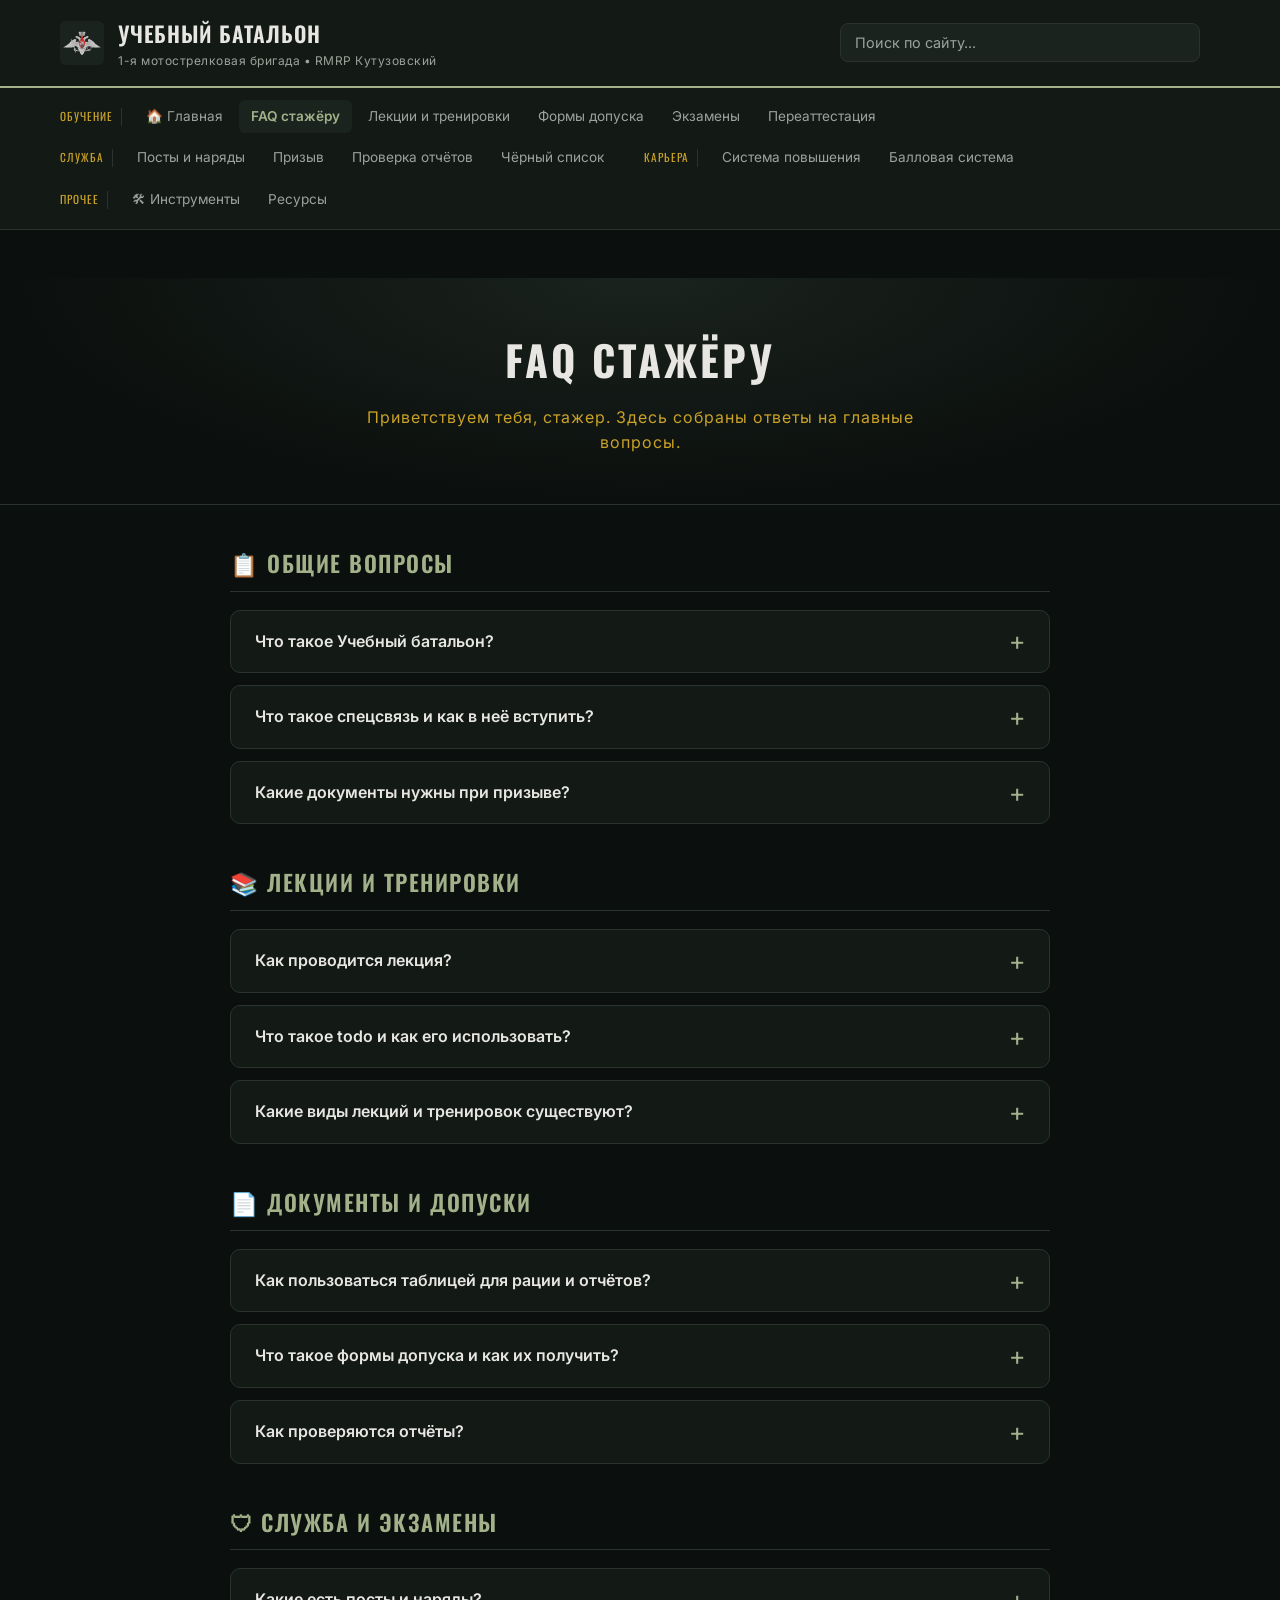
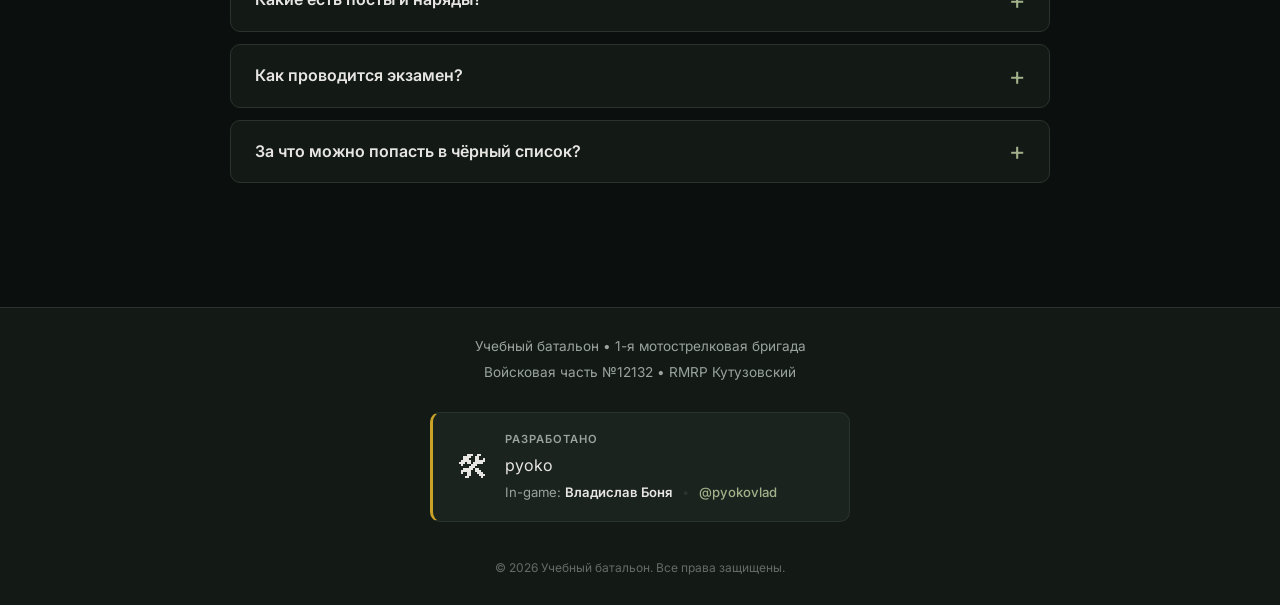
<file: faq.html>
<!DOCTYPE html>
<html lang="ru">
<head>
    <!-- Yandex.Metrika counter -->
<script type="text/javascript">
    (function(m,e,t,r,i,k,a){
        m[i]=m[i]||function(){(m[i].a=m[i].a||[]).push(arguments)};
        m[i].l=1*new Date();
        for (var j = 0; j < document.scripts.length; j++) {if (document.scripts[j].src === r) { return; }}
        k=e.createElement(t),a=e.getElementsByTagName(t)[0],k.async=1,k.src=r,a.parentNode.insertBefore(k,a)
    })(window, document,'script','https://mc.yandex.ru/metrika/tag.js?id=111575580', 'ym');

    ym(111575580, 'init', {ssr:true, webvisor:true, clickmap:true, ecommerce:"dataLayer", referrer: document.referrer, url: location.href, accurateTrackBounce:true, trackLinks:true});
</script>
<noscript><div><img src="https://mc.yandex.ru/watch/111575580" style="position:absolute; left:-9999px;" alt="" /></div></noscript>
<!-- /Yandex.Metrika counter -->
    <meta charset="UTF-8">
    <meta name="viewport" content="width=device-width, initial-scale=1.0">
    <title>FAQ стажёру | Учебный батальон</title>

    <link rel="preconnect" href="https://fonts.googleapis.com">
    <link rel="preconnect" href="https://fonts.gstatic.com" crossorigin>
    <link href="https://fonts.googleapis.com/css2?family=Oswald:wght@400;500;600;700&family=Inter:wght@400;500;600;700&display=swap" rel="stylesheet">
    <link rel="icon" href="img/logo.png" type="image/png">
    <link rel="stylesheet" href="css/style.css">
</head>
<body>

    
    <header class="header">
        <div class="container header__inner">
            <a href="index.html" class="brand">
                <img src="img/logo.png" alt="Эмблема Учебного батальона" class="brand__logo">
                <div class="brand__text">
                    <span class="brand__title">Учебный батальон</span>
                    <span class="brand__subtitle">1-я мотострелковая бригада • RMRP Кутузовский</span>
                </div>
            </a>

            <div class="search">
                <input
                    type="text"
                    class="search__input"
                    id="searchInput"
                    placeholder="Поиск по сайту..."
                    autocomplete="off"
                >
                <button class="search__clear" id="searchClear" type="button" aria-label="Очистить">x</button>
                <div class="search__results" id="searchResults"></div>
            </div>
            <button class="burger" id="burgerBtn" aria-label="Открыть меню">
                <span></span><span></span><span></span>
            </button>
        </div>
    </header>

    
    <nav class="nav" id="mainNav">
        <div class="container nav__inner">
            <div class="nav__group">
                <span class="nav__group-label">Обучение</span>
                <a href="index.html" class="nav__link">🏠 Главная</a>
                <a href="faq.html" class="nav__link active">FAQ стажёру</a>
                <a href="lectures.html" class="nav__link">Лекции и тренировки</a>
                <a href="access.html" class="nav__link">Формы допуска</a>
                <a href="exams.html" class="nav__link">Экзамены</a>
                <a href="reattestation.html" class="nav__link">Переаттестация</a>
            </div>
            <div class="nav__group">
                <span class="nav__group-label">Служба</span>
                <a href="posts.html" class="nav__link">Посты и наряды</a>
                <a href="recruitment.html" class="nav__link">Призыв</a>
                <a href="reports.html" class="nav__link">Проверка отчётов</a>
                <a href="blacklist.html" class="nav__link">Чёрный список</a>
            </div>
            <div class="nav__group">
                <span class="nav__group-label">Карьера</span>
                <a href="promotion.html" class="nav__link">Система повышения</a>
                <a href="points.html" class="nav__link">Балловая система</a>
            </div>
            <div class="nav__group">
                <span class="nav__group-label">Прочее</span>
                <a href="tools.html" class="nav__link">🛠 Инструменты</a>
                <a href="resources.html" class="nav__link">Ресурсы</a>
            </div>
        </div>
    </nav>

    
    <main class="main">

        
        <section class="page-header">
            <div class="container">
                <h1 class="page-header__title">FAQ стажёру</h1>
                <p class="page-header__subtitle">Приветствуем тебя, стажер. Здесь собраны ответы на главные вопросы.</p>
            </div>
        </section>

        <div class="container">
            <div class="faq">

                
                <div class="faq__category">
                    <h2 class="faq__category-title">📋 Общие вопросы</h2>

                    <details class="faq__item">
                        <summary class="faq__question">Что такое Учебный батальон?</summary>
                        <div class="faq__answer">
                            <p>
                                Учебный батальон — подразделение 1-й мотострелковой бригады,
                                ответственное за подготовку военнослужащих. Здесь проводятся лекции,
                                тренировки, экзамены, призыв и переаттестация личного состава.
                            </p>
                        </div>
                    </details>

                    <details class="faq__item">
                        <summary class="faq__question">Что такое спецсвязь и как в неё вступить?</summary>
                        <div class="faq__answer">
                            <p>
                                Спецсвязь — это Discord-сервер для оперативной связи с командованием.
                                Вступить можно по ссылке или через форум:
                                <strong>forum.rmrp.ru → Кутузовский → Организации → Гос. Организации → Армия → Спецсвязь (Discord)</strong>.
                                В канале «получение роли» нажми кнопку «ВС РФ», заполни фамилию, имя и статик, затем отправь.
                            </p>
                        </div>
                    </details>

                    <details class="faq__item">
                        <summary class="faq__question">Какие документы нужны при призыве?</summary>
                        <div class="faq__answer">
                            <p>При себе необходимо иметь:</p>
                            <ul>
                                <li>Паспорт (полное имя, не сокращённое)</li>
                                <li>Водительское удостоверение (не просроченное)</li>
                                <li>Медицинскую книжку и справку от нарколога</li>
                                <li>Личное дело (без активных судимостей)</li>
                            </ul>
                        </div>
                    </details>
                </div>

                
                <div class="faq__category">
                    <h2 class="faq__category-title">📚 Лекции и тренировки</h2>

                    <details class="faq__item">
                        <summary class="faq__question">Как проводится лекция?</summary>
                        <div class="faq__answer">
                            <p>Порядок проведения лекции:</p>
                            <ul>
                                <li>Отпиши в рацию: <em>УБ | УР, ВА, в [время] будет лекция [название] в лекционной [номер]</em></li>
                                <li>Продублируй оповещение в Discord-канал</li>
                                <li>Посади личный состав на стулья, попроси зафиксировать todo</li>
                                <li>Откинь todo, включи демонстрацию экрана и проведи лекцию</li>
                                <li>По завершении снова откинь todo и попроси зафиксировать</li>
                            </ul>
                            <p>Минимальное время проведения лекции — <strong>10 минут</strong>.</p>
                        </div>
                    </details>

                    <details class="faq__item">
                        <summary class="faq__question">Что такое todo и как его использовать?</summary>
                        <div class="faq__answer">
                            <p>
                                <strong>todo</strong> — это фиксация начала или окончания тренировки, лекции или присяги.
                                Боец присягнул — todo нужно откинуть в чат «Рядом».
                                Это подтверждение того, что мероприятие фактически началось или закончилось.
                            </p>
                        </div>
                    </details>

                    <details class="faq__item">
                        <summary class="faq__question">Какие виды лекций и тренировок существуют?</summary>
                        <div class="faq__answer">
                            <p>Учебный батальон проводит следующие занятия:</p>
                            <ul>
                                <li>Вступительная лекция</li>
                                <li>Лекция по профориентации</li>
                                <li>Лекция по уставу ВС РФ</li>
                                <li>Тренировка по физической подготовке</li>
                                <li>Тренировка по строевой подготовке</li>
                                <li>Курс по караульно-постовой службе и вождению</li>
                            </ul>
                    
                            <div class="faq__note">
                                <p><strong>⚠ Проводятся другими подразделениями:</strong></p>
                                <ul>
                                    <li><strong>Курс огневой подготовки</strong> — проводит подразделение <strong>ССО</strong></li>
                                    <li><strong>Лекция по медицинской подготовке</strong> — проводит <strong>Медицинская рота (МР)</strong>
                                    </li>
                                </ul>
                            </div>
                    
                            <p>Подробнее — в разделе <a href="lectures.html">«Лекции и тренировки»</a>.</p>
                        </div>
                    </details>
                </div>

                
                <div class="faq__category">
                    <h2 class="faq__category-title">📄 Документы и допуски</h2>

                    <details class="faq__item">
                        <summary class="faq__question">Как пользоваться таблицей для рации и отчётов?</summary>
                        <div class="faq__answer">
                            <ol>
                                <li>Запроси доступ к таблице</li>
                                <li>Сделай копию «Листа Алексей Левицкий»</li>
                                <li>Название измени на свои Имя и Фамилию</li>
                                <li>Подбей данные под себя и пользуйся</li>
                            </ol>
                        </div>
                    </details>

                    <details class="faq__item">
                        <summary class="faq__question">Что такое формы допуска и как их получить?</summary>
                        <div class="faq__answer">
                            <p>Существует три формы допуска:</p>
                            <ul>
                                <li><strong>1-я форма</strong> — с Младшего сержанта. Даёт право проводить лекции, тренировки и присягу.</li>
                                <li><strong>2-я форма</strong> — со Старшего сержанта. Даёт право проверять отчёты на повышение.</li>
                                <li><strong>3-я форма</strong> — со Старшего сержанта. Даёт право проводить итоговый экзамен для Ефрейторов.</li>
                            </ul>
                            <p>При нарушении правил допуск изымается. Подробнее — в разделе <a href="access.html">«Формы допуска»</a>.</p>
                        </div>
                    </details>

                    <details class="faq__item">
                        <summary class="faq__question">Как проверяются отчёты?</summary>
                        <div class="faq__answer">
                            <p>
                                Отчёты проверяются с должности Старшего сержанта при наличии специального допуска.
                                На постах и поставках обязательно наличие боди-камеры.
                                На лекциях, тренировках и присяге должно быть 2 скриншота (начало и конец).
                                На одобренный отчёт ставится ✅, на отказанный — ❌.
                            </p>
                        </div>
                    </details>
                </div>

                
                <div class="faq__category">
                    <h2 class="faq__category-title">🛡 Служба и экзамены</h2>

                    <details class="faq__item">
                        <summary class="faq__question">Какие есть посты и наряды?</summary>
                        <div class="faq__answer">
                            <ul>
                                <li><strong>Дежурный по части (ДПЧ)</strong> — от Младшего лейтенанта</li>
                                <li><strong>Дежурный на КПП</strong> — от Старшины</li>
                                <li><strong>Дежурный водитель</strong> — от Старшего сержанта с военным билетом</li>
                                <li><strong>Агитационная стойка</strong> — на КПП-1, в офисной форме без оружия</li>
                            </ul>
                            <p>Подробнее — в разделе <a href="posts.html">«Посты и наряды»</a>.</p>
                        </div>
                    </details>

                    <details class="faq__item">
                        <summary class="faq__question">Как проводится экзамен?</summary>
                        <div class="faq__answer">
                            <p>Экзамен проводится со звания Старшего сержанта при наличии допуска:</p>
                            <ul>
                                <li>Время проведения — 15 минут</li>
                                <li>Военнослужащий имеет право на 3 подсказки</li>
                                <li>Всего 40 вопросов, проходной балл — 28 из 40</li>
                                <li>3 попытки на пересдачу, КД на пересдачу — 3 часа</li>
                                <li>После 3 неудач — 4-я попытка устной сдачи, затем увольнение</li>
                            </ul>
                            <p>Подробнее — в разделе <a href="exams.html">«Экзамены»</a>.</p>
                        </div>
                    </details>

                    <details class="faq__item">
                        <summary class="faq__question">За что можно попасть в чёрный список?</summary>
                        <div class="faq__answer">
                            <ul>
                                <li>Непрохождение Учебной роты и Военной Академии — 14 дней ЧС</li>
                                <li>Досрочное окончание срочной службы — 14 дней ЧС</li>
                                <li>Самовольный разрыв контракта/повестки (лив багом) — 50 дней ЧС</li>
                                <li>Массовые нарушения ВУ ВС РФ (ОПП) — 30 дней ЧС</li>
                            </ul>
                            <p>Подробнее — в разделе <a href="blacklist.html">«Чёрный список»</a>.</p>
                        </div>
                    </details>
                </div>

            </div>
        </div>
    </main>

    
    <footer class="footer">
        <div class="container footer__inner">

            <div class="footer__unit">
                <p class="footer__line">Учебный батальон • 1-я мотострелковая бригада</p>
                <p class="footer__line">Войсковая часть №12132 • RMRP Кутузовский</p>
            </div>
            
            <div class="footer__developer">
                <div class="footer__developer-icon">
                    🛠
                </div>
                <div class="footer__developer-info">
                    <span class="footer__developer-label">Разработано</span>
                    <div class="footer__developer-name">pyoko</div>
                    <div class="footer__developer-meta">
                        <span>In-game: <strong>Владислав Боня</strong></span>
                        <span class="footer__developer-divider">•</span>
                        <a href="https://discord.com/users/pyokovlad" target="_blank" class="footer__developer-contact">@pyokovlad</a>
                    </div>
                </div>
            </div>
            <p class="footer__copy">© 2026 Учебный батальон. Все права защищены.</p>
        </div>
    </footer>

    <script src="js/script.js"></script>
</body>
</html>
</file>
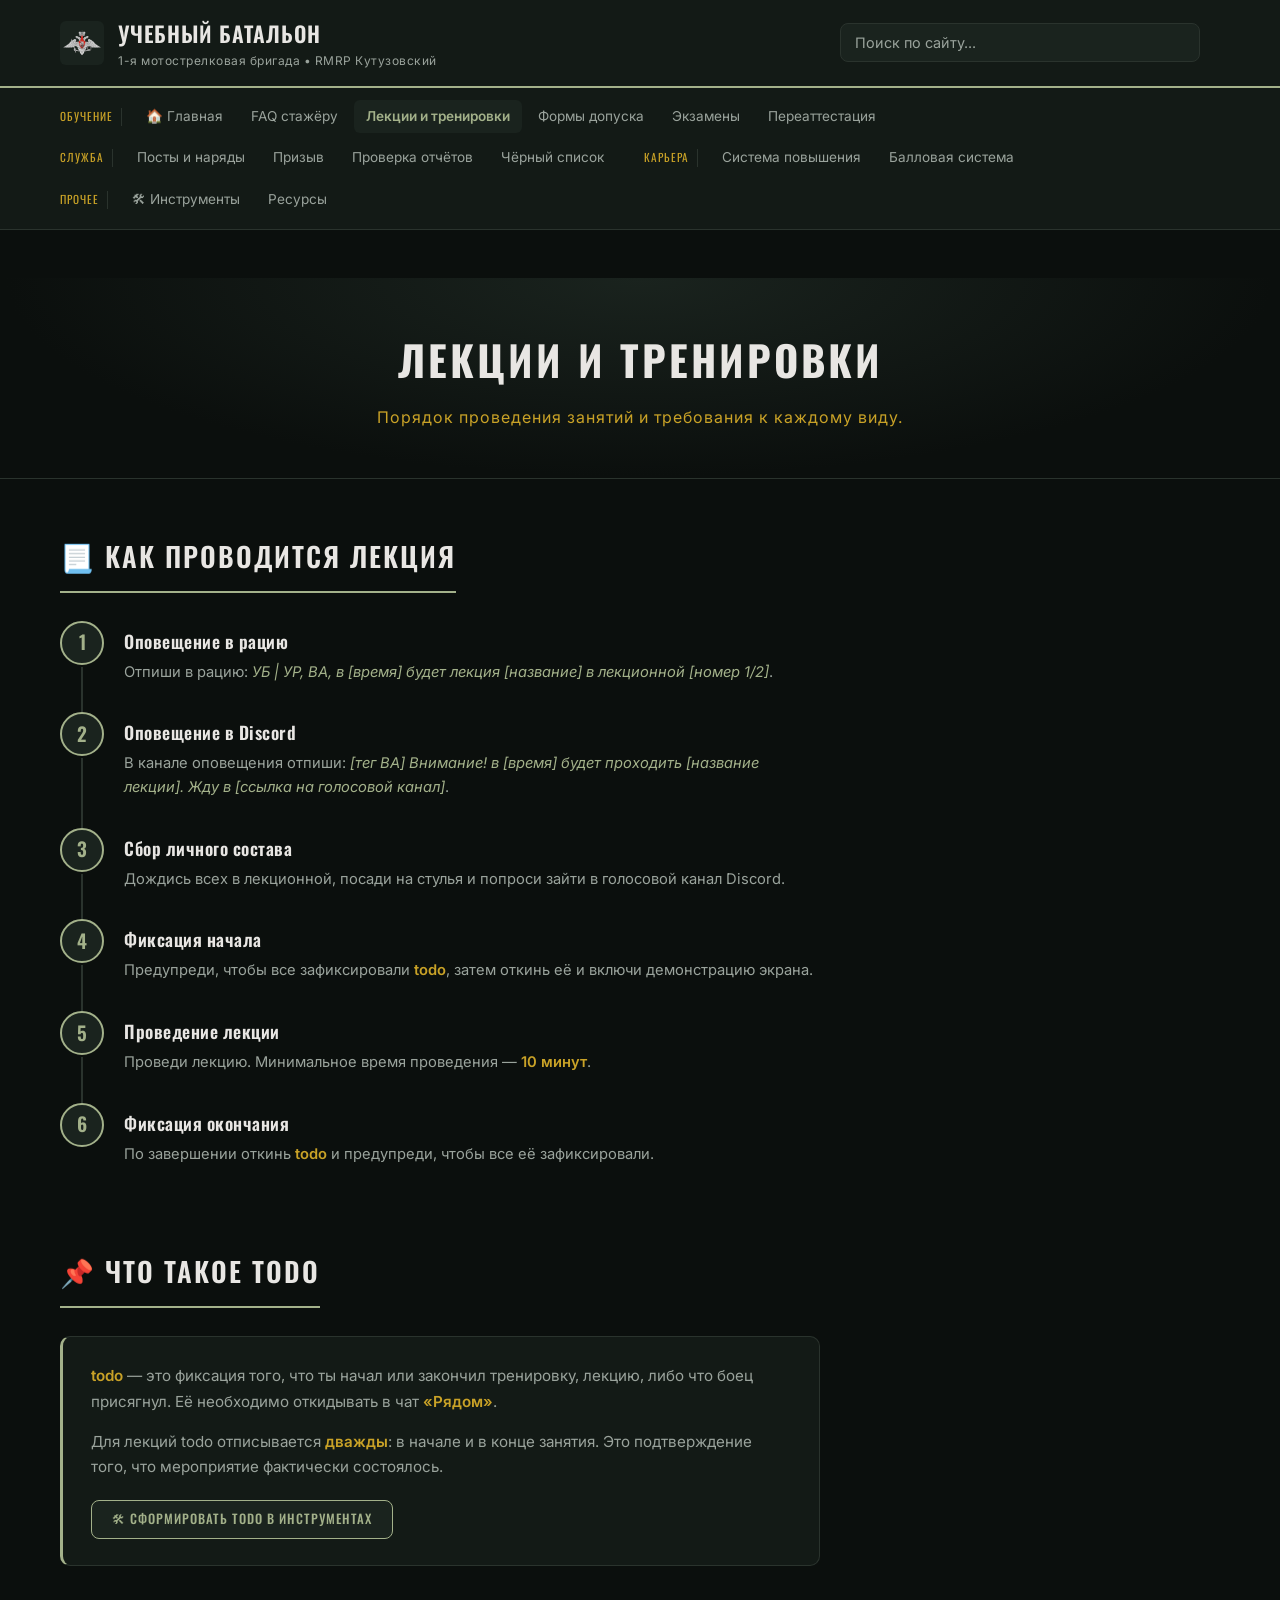
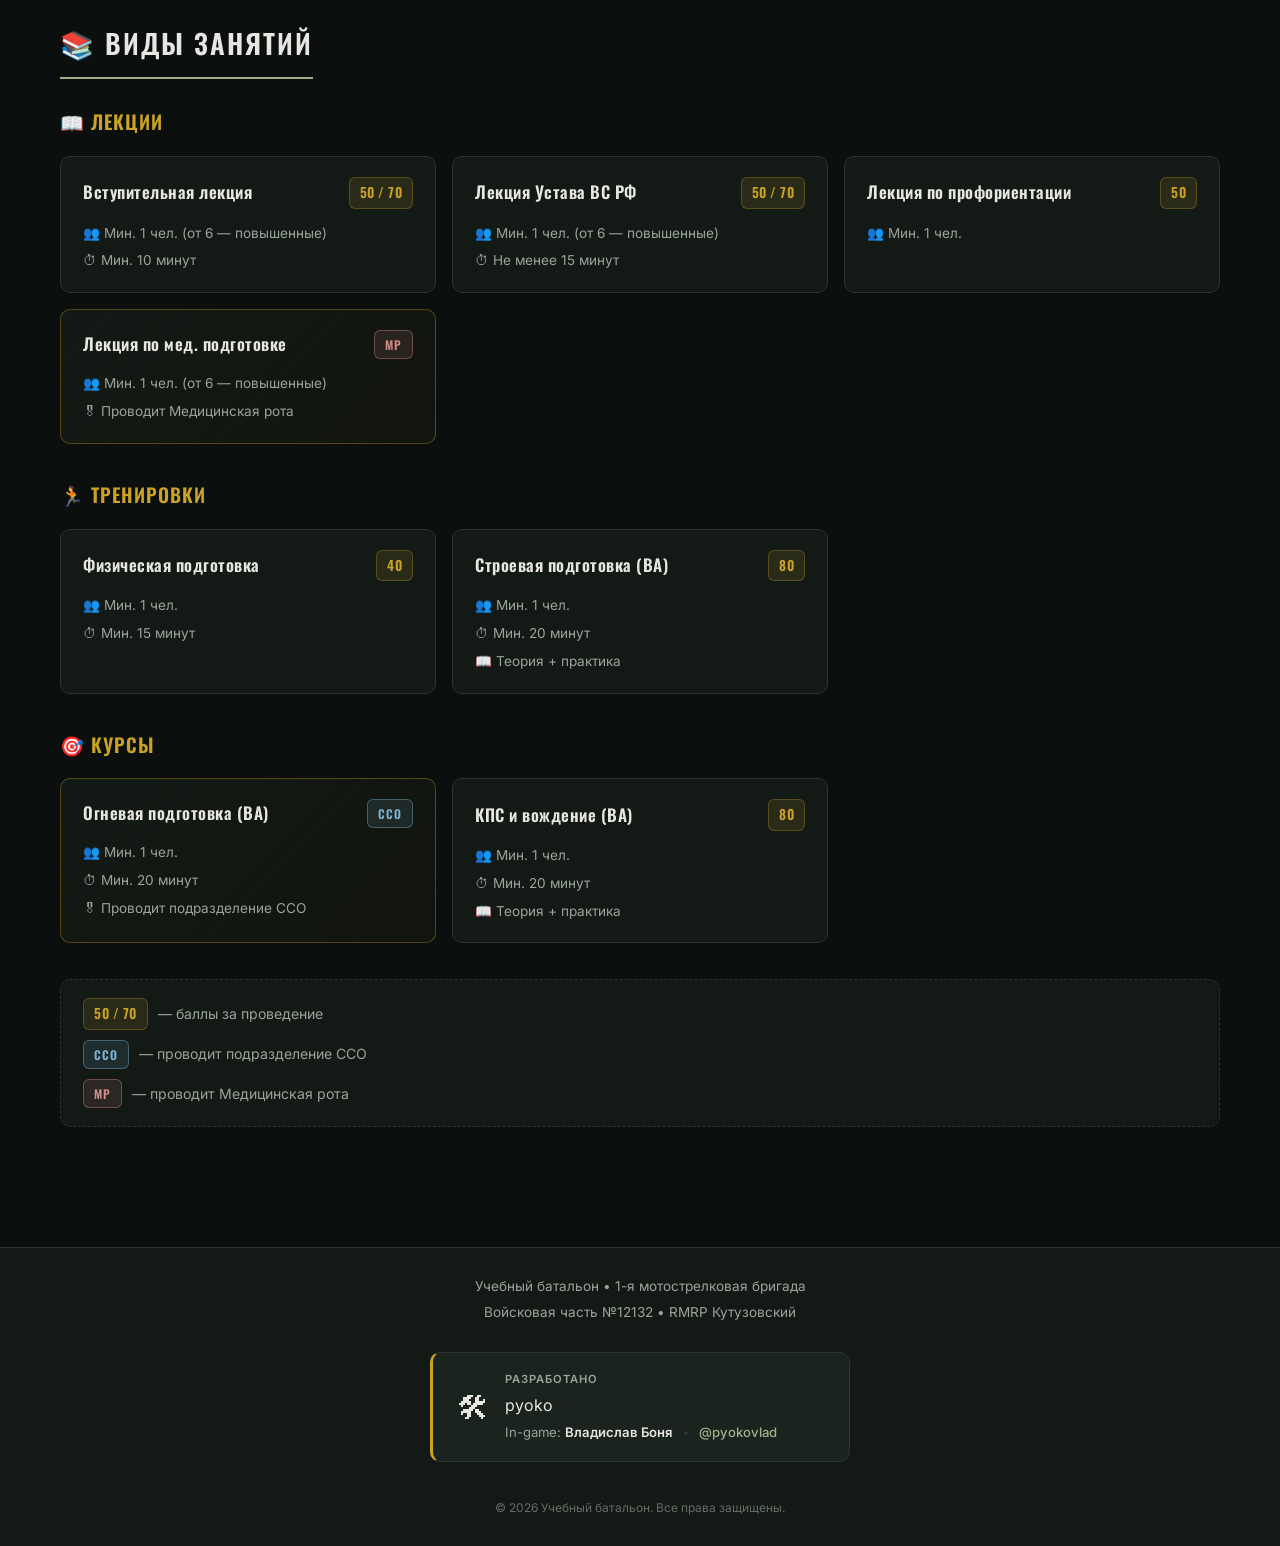
<file: lectures.html>
<!DOCTYPE html>
<html lang="ru">
<head>
    <!-- Yandex.Metrika counter -->
<script type="text/javascript">
    (function(m,e,t,r,i,k,a){
        m[i]=m[i]||function(){(m[i].a=m[i].a||[]).push(arguments)};
        m[i].l=1*new Date();
        for (var j = 0; j < document.scripts.length; j++) {if (document.scripts[j].src === r) { return; }}
        k=e.createElement(t),a=e.getElementsByTagName(t)[0],k.async=1,k.src=r,a.parentNode.insertBefore(k,a)
    })(window, document,'script','https://mc.yandex.ru/metrika/tag.js?id=111575580', 'ym');

    ym(111575580, 'init', {ssr:true, webvisor:true, clickmap:true, ecommerce:"dataLayer", referrer: document.referrer, url: location.href, accurateTrackBounce:true, trackLinks:true});
</script>
<noscript><div><img src="https://mc.yandex.ru/watch/111575580" style="position:absolute; left:-9999px;" alt="" /></div></noscript>
<!-- /Yandex.Metrika counter -->
    <meta charset="UTF-8">
    <meta name="viewport" content="width=device-width, initial-scale=1.0">
    <title>Лекции и тренировки | Учебный батальон</title>

    <link rel="preconnect" href="https://fonts.googleapis.com">
    <link rel="preconnect" href="https://fonts.gstatic.com" crossorigin>
    <link href="https://fonts.googleapis.com/css2?family=Oswald:wght@400;500;600;700&family=Inter:wght@400;500;600;700&display=swap" rel="stylesheet">
    <link rel="icon" href="img/logo.png" type="image/png">
    <link rel="stylesheet" href="css/style.css">
</head>
<body>

    
    <header class="header">
        <div class="container header__inner">
            <a href="index.html" class="brand">
                <img src="img/logo.png" alt="Эмблема Учебного батальона" class="brand__logo">
                <div class="brand__text">
                    <span class="brand__title">Учебный батальон</span>
                    <span class="brand__subtitle">1-я мотострелковая бригада • RMRP Кутузовский</span>
                </div>
            </a>

            <div class="search">
                <input
                    type="text"
                    class="search__input"
                    id="searchInput"
                    placeholder="Поиск по сайту..."
                    autocomplete="off"
                >
                <button class="search__clear" id="searchClear" type="button" aria-label="Очистить">x</button>
                <div class="search__results" id="searchResults"></div>
            </div>
            <button class="burger" id="burgerBtn" aria-label="Открыть меню">
                <span></span><span></span><span></span>
            </button>
        </div>
    </header>

    
    <nav class="nav" id="mainNav">
        <div class="container nav__inner">
            <div class="nav__group">
                <span class="nav__group-label">Обучение</span>
                <a href="index.html" class="nav__link">🏠 Главная</a>
                <a href="faq.html" class="nav__link">FAQ стажёру</a>
                <a href="lectures.html" class="nav__link active">Лекции и тренировки</a>
                <a href="access.html" class="nav__link">Формы допуска</a>
                <a href="exams.html" class="nav__link">Экзамены</a>
                <a href="reattestation.html" class="nav__link">Переаттестация</a>
            </div>
            <div class="nav__group">
                <span class="nav__group-label">Служба</span>
                <a href="posts.html" class="nav__link">Посты и наряды</a>
                <a href="recruitment.html" class="nav__link">Призыв</a>
                <a href="reports.html" class="nav__link">Проверка отчётов</a>
                <a href="blacklist.html" class="nav__link">Чёрный список</a>
            </div>
            <div class="nav__group">
                <span class="nav__group-label">Карьера</span>
                <a href="promotion.html" class="nav__link">Система повышения</a>
                <a href="points.html" class="nav__link">Балловая система</a>
            </div>
            <div class="nav__group">
                <span class="nav__group-label">Прочее</span>
                <a href="tools.html" class="nav__link">🛠 Инструменты</a>
                <a href="resources.html" class="nav__link">Ресурсы</a>
            </div>
        </div>
    </nav>

    
    <main class="main">

        
        <section class="page-header">
            <div class="container">
                <h1 class="page-header__title">Лекции и тренировки</h1>
                <p class="page-header__subtitle">Порядок проведения занятий и требования к каждому виду.</p>
            </div>
        </section>

        <div class="container">

            
            <section class="section">
                <h2 class="section__title">📃 Как проводится лекция</h2>

                <div class="steps">
                    <div class="step">
                        <div class="step__number">1</div>
                        <div class="step__content">
                            <h4 class="step__title">Оповещение в рацию</h4>
                            <p class="step__text">
                                Отпиши в рацию: <em>УБ | УР, ВА, в [время] будет лекция [название] в лекционной [номер 1/2]</em>.
                            </p>
                        </div>
                    </div>

                    <div class="step">
                        <div class="step__number">2</div>
                        <div class="step__content">
                            <h4 class="step__title">Оповещение в Discord</h4>
                            <p class="step__text">
                                В канале оповещения отпиши: <em>[тег ВА] Внимание! в [время] будет проходить [название лекции].
                                Жду в [ссылка на голосовой канал]</em>.
                            </p>
                        </div>
                    </div>

                    <div class="step">
                        <div class="step__number">3</div>
                        <div class="step__content">
                            <h4 class="step__title">Сбор личного состава</h4>
                            <p class="step__text">
                                Дождись всех в лекционной, посади на стулья и попроси зайти в голосовой канал Discord.
                            </p>
                        </div>
                    </div>

                    <div class="step">
                        <div class="step__number">4</div>
                        <div class="step__content">
                            <h4 class="step__title">Фиксация начала</h4>
                            <p class="step__text">
                                Предупреди, чтобы все зафиксировали <strong>todo</strong>, затем откинь её и включи демонстрацию экрана.
                            </p>
                        </div>
                    </div>

                    <div class="step">
                        <div class="step__number">5</div>
                        <div class="step__content">
                            <h4 class="step__title">Проведение лекции</h4>
                            <p class="step__text">
                                Проведи лекцию. Минимальное время проведения — <strong>10 минут</strong>.
                            </p>
                        </div>
                    </div>

                    <div class="step">
                        <div class="step__number">6</div>
                        <div class="step__content">
                            <h4 class="step__title">Фиксация окончания</h4>
                            <p class="step__text">
                                По завершении откинь <strong>todo</strong> и предупреди, чтобы все её зафиксировали.
                            </p>
                        </div>
                    </div>
                </div>
            </section>

            
            <section class="section">
                <h2 class="section__title">📌 Что такое todo</h2>
                <div class="info-box">
                    <p>
                        <strong>todo</strong> — это фиксация того, что ты начал или закончил тренировку, лекцию,
                        либо что боец присягнул. Её необходимо откидывать в чат <strong>«Рядом»</strong>.
                    </p>
                    <p>
                        Для лекций todo отписывается <strong>дважды</strong>: в начале и в конце занятия.
                        Это подтверждение того, что мероприятие фактически состоялось.
                    </p>
                    <a href="tools.html" class="btn btn--small">🛠 Сформировать todo в Инструментах</a>
                </div>
            </section>

            
            <section class="section">
                <h2 class="section__title">📚 Виды занятий</h2>

                
                <div class="activity-group">
                    <h3 class="activity-group__title">📖 Лекции</h3>
                    <div class="activity-grid">

                        <div class="activity-card">
                            <div class="activity-card__header">
                                <h4 class="activity-card__title">Вступительная лекция</h4>
                                <span class="activity-card__points">50 / 70</span>
                            </div>
                            <div class="activity-card__meta">
                                <span>👥 Мин. 1 чел. (от 6 — повышенные)</span>
                                <span>⏱ Мин. 10 минут</span>
                            </div>
                        </div>

                        <div class="activity-card">
                            <div class="activity-card__header">
                                <h4 class="activity-card__title">Лекция Устава ВС РФ</h4>
                                <span class="activity-card__points">50 / 70</span>
                            </div>
                            <div class="activity-card__meta">
                                <span>👥 Мин. 1 чел. (от 6 — повышенные)</span>
                                <span>⏱ Не менее 15 минут</span>
                            </div>
                        </div>

                        <div class="activity-card">
                            <div class="activity-card__header">
                                <h4 class="activity-card__title">Лекция по профориентации</h4>
                                <span class="activity-card__points">50</span>
                            </div>
                            <div class="activity-card__meta">
                                <span>👥 Мин. 1 чел.</span>
                            </div>
                        </div>

                        <div class="activity-card activity-card--external">
                            <div class="activity-card__header">
                                <h4 class="activity-card__title">Лекция по мед. подготовке</h4>
                                <span class="badge badge--mr">МР</span>
                            </div>
                            <div class="activity-card__meta">
                                <span>👥 Мин. 1 чел. (от 6 — повышенные)</span>
                                <span>🎖 Проводит Медицинская рота</span>
                            </div>
                        </div>

                    </div>
                </div>

                
                <div class="activity-group">
                    <h3 class="activity-group__title">🏃 Тренировки</h3>
                    <div class="activity-grid">

                        <div class="activity-card">
                            <div class="activity-card__header">
                                <h4 class="activity-card__title">Физическая подготовка</h4>
                                <span class="activity-card__points">40</span>
                            </div>
                            <div class="activity-card__meta">
                                <span>👥 Мин. 1 чел.</span>
                                <span>⏱ Мин. 15 минут</span>
                            </div>
                        </div>

                        <div class="activity-card">
                            <div class="activity-card__header">
                                <h4 class="activity-card__title">Строевая подготовка (ВА)</h4>
                                <span class="activity-card__points">80</span>
                            </div>
                            <div class="activity-card__meta">
                                <span>👥 Мин. 1 чел.</span>
                                <span>⏱ Мин. 20 минут</span>
                                <span>📖 Теория + практика</span>
                            </div>
                        </div>

                    </div>
                </div>

                
                <div class="activity-group">
                    <h3 class="activity-group__title">🎯 Курсы</h3>
                    <div class="activity-grid">

                        <div class="activity-card activity-card--external">
                            <div class="activity-card__header">
                                <h4 class="activity-card__title">Огневая подготовка (ВА)</h4>
                                <span class="badge badge--sso">ССО</span>
                            </div>
                            <div class="activity-card__meta">
                                <span>👥 Мин. 1 чел.</span>
                                <span>⏱ Мин. 20 минут</span>
                                <span>🎖 Проводит подразделение ССО</span>
                            </div>
                        </div>

                        <div class="activity-card">
                            <div class="activity-card__header">
                                <h4 class="activity-card__title">КПС и вождение (ВА)</h4>
                                <span class="activity-card__points">80</span>
                            </div>
                            <div class="activity-card__meta">
                                <span>👥 Мин. 1 чел.</span>
                                <span>⏱ Мин. 20 минут</span>
                                <span>📖 Теория + практика</span>
                            </div>
                        </div>

                    </div>
                </div>

                
                <div class="activity-legend">
                    <span class="activity-legend__item"><span class="activity-card__points">50 / 70</span> — баллы за проведение</span>
                    <span class="activity-legend__item"><span class="badge badge--sso">ССО</span> — проводит подразделение ССО</span>
                    <span class="activity-legend__item"><span class="badge badge--mr">МР</span> — проводит Медицинская рота</span>
                </div>
            </section>

        </div>
    </main>

    
    <footer class="footer">
        <div class="container footer__inner">

            <div class="footer__unit">
                <p class="footer__line">Учебный батальон • 1-я мотострелковая бригада</p>
                <p class="footer__line">Войсковая часть №12132 • RMRP Кутузовский</p>
            </div>
            
            <div class="footer__developer">
                <div class="footer__developer-icon">
                    🛠
                </div>
                <div class="footer__developer-info">
                    <span class="footer__developer-label">Разработано</span>
                    <div class="footer__developer-name">pyoko</div>
                    <div class="footer__developer-meta">
                        <span>In-game: <strong>Владислав Боня</strong></span>
                        <span class="footer__developer-divider">•</span>
                        <a href="https://discord.com/users/pyokovlad" target="_blank" class="footer__developer-contact">@pyokovlad</a>
                    </div>
                </div>
            </div>
            <p class="footer__copy">© 2026 Учебный батальон. Все права защищены.</p>
        </div>
    </footer>

    <script src="js/script.js"></script>
</body>
</html>
</file>
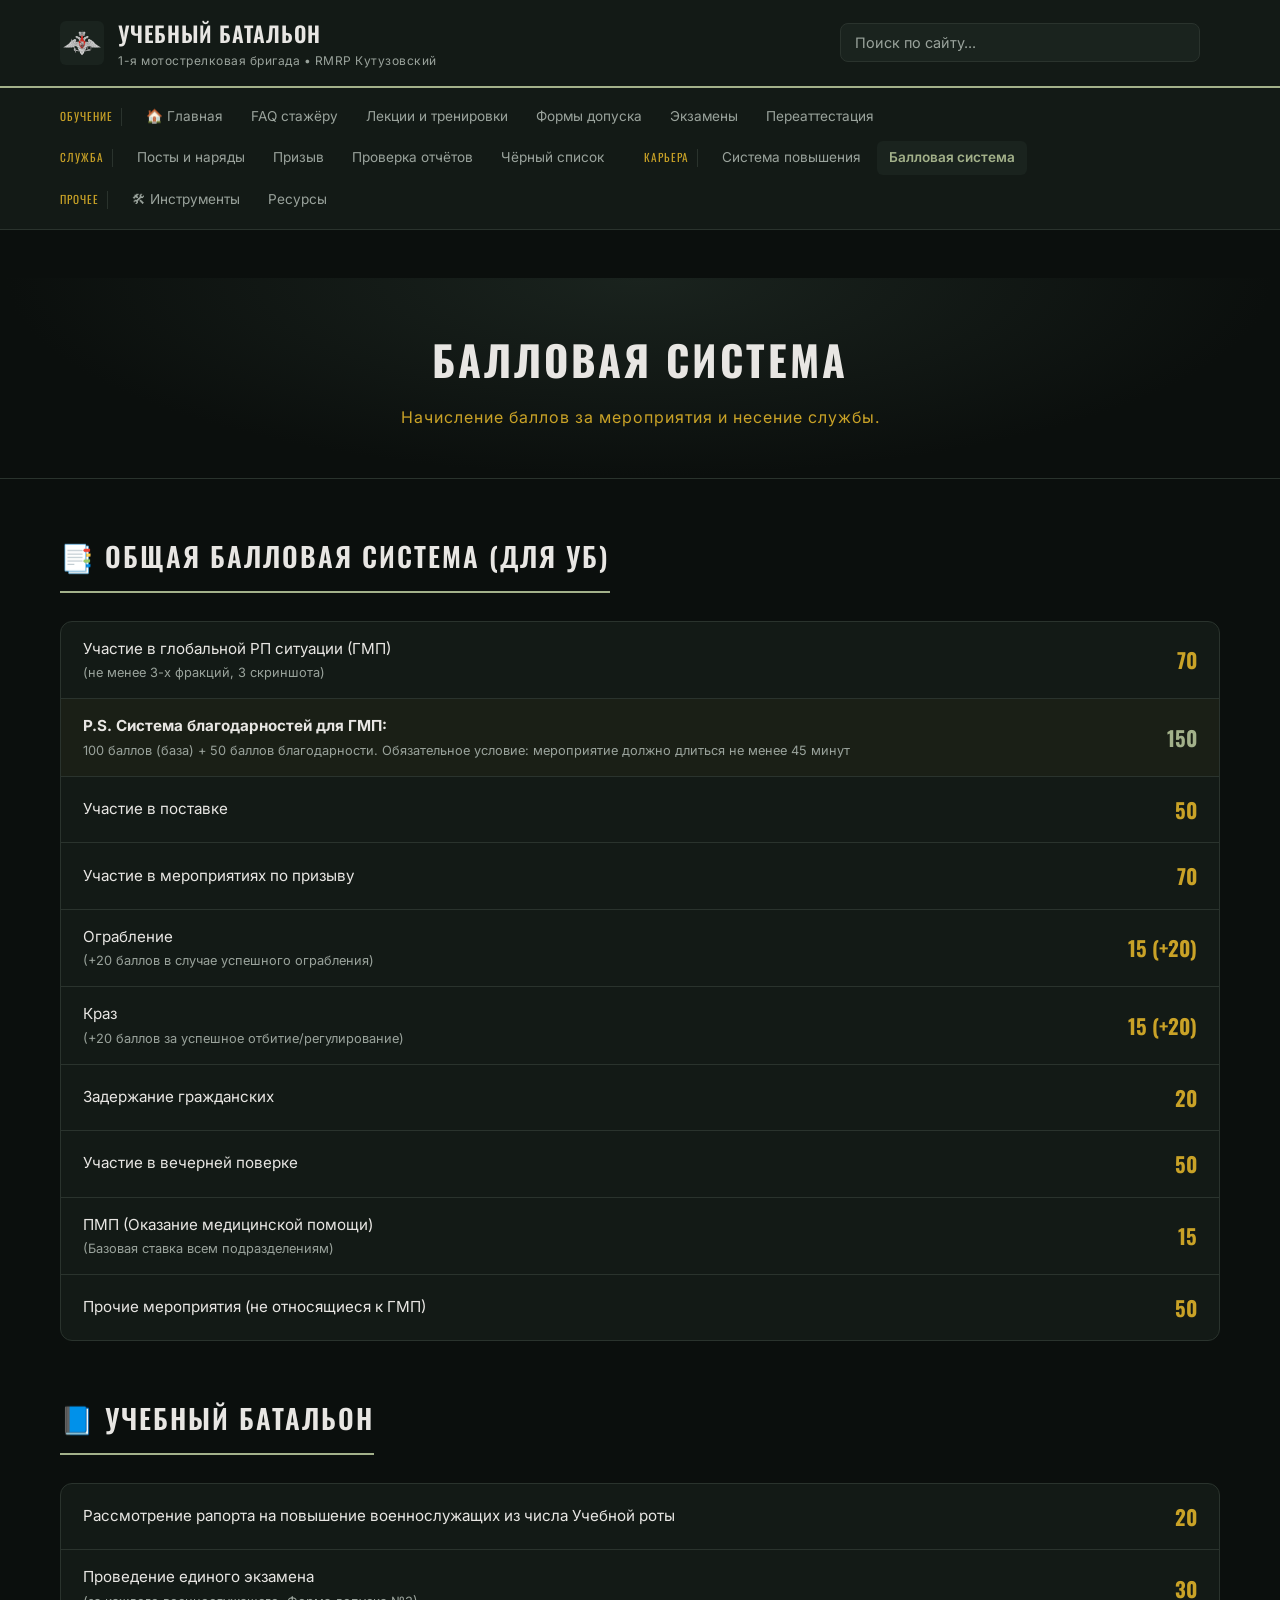
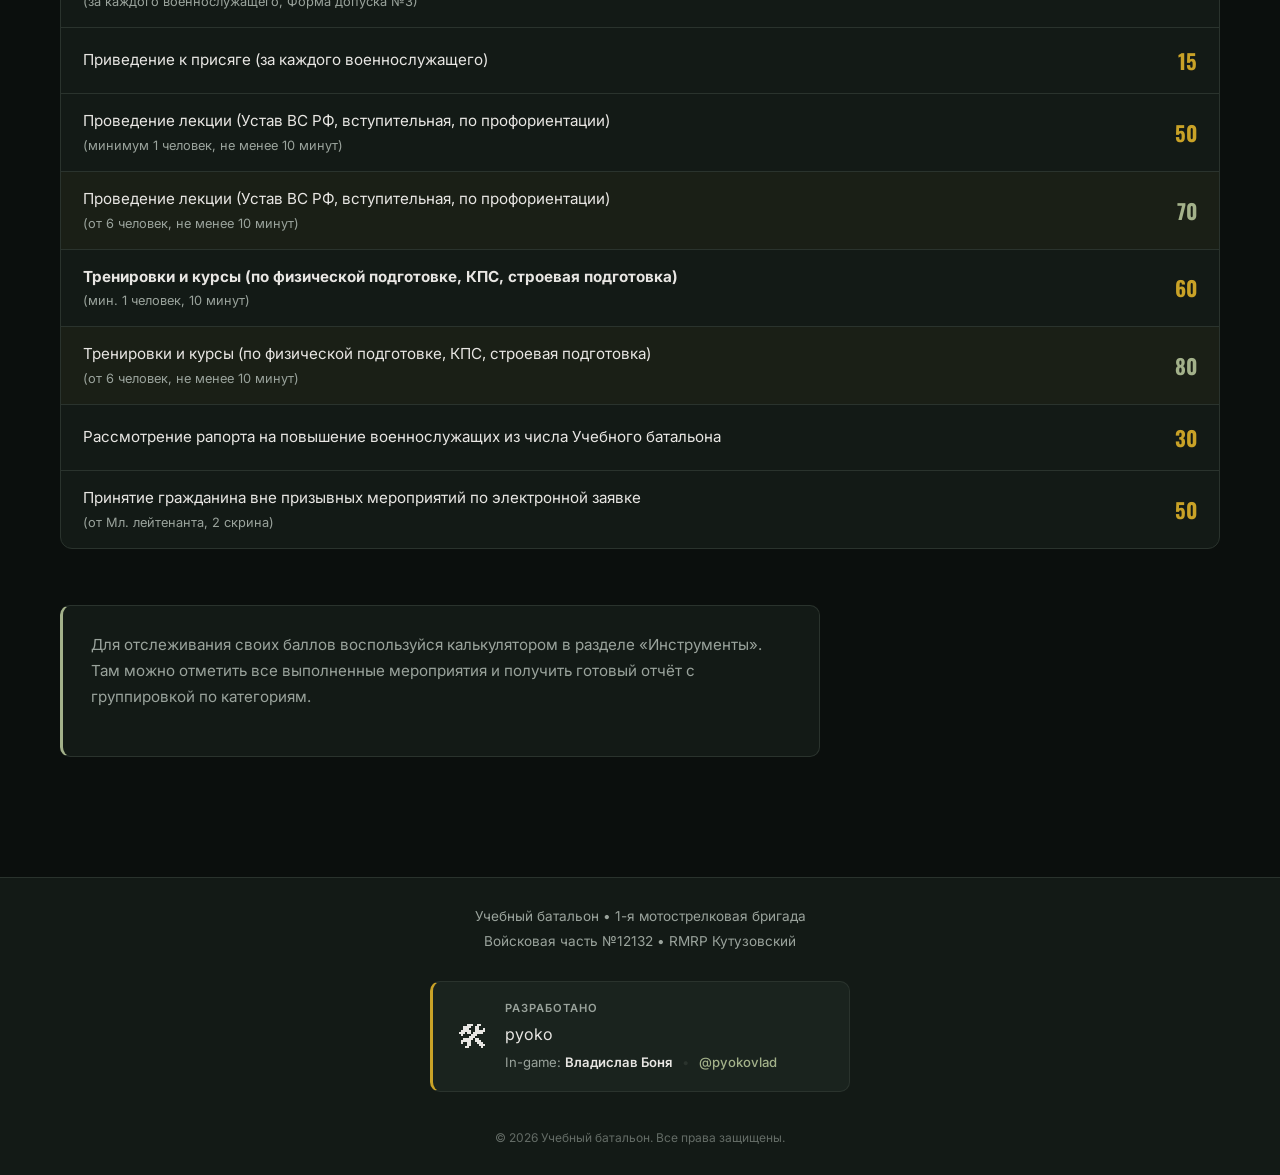
<file: points.html>
<!DOCTYPE html>
<html lang="ru">
<head>
    <!-- Yandex.Metrika counter -->
<script type="text/javascript">
    (function(m,e,t,r,i,k,a){
        m[i]=m[i]||function(){(m[i].a=m[i].a||[]).push(arguments)};
        m[i].l=1*new Date();
        for (var j = 0; j < document.scripts.length; j++) {if (document.scripts[j].src === r) { return; }}
        k=e.createElement(t),a=e.getElementsByTagName(t)[0],k.async=1,k.src=r,a.parentNode.insertBefore(k,a)
    })(window, document,'script','https://mc.yandex.ru/metrika/tag.js?id=111575580', 'ym');

    ym(111575580, 'init', {ssr:true, webvisor:true, clickmap:true, ecommerce:"dataLayer", referrer: document.referrer, url: location.href, accurateTrackBounce:true, trackLinks:true});
</script>
<noscript><div><img src="https://mc.yandex.ru/watch/111575580" style="position:absolute; left:-9999px;" alt="" /></div></noscript>
<!-- /Yandex.Metrika counter -->
    <meta charset="UTF-8">
    <meta name="viewport" content="width=device-width, initial-scale=1.0">
    <title>Балловая система | Учебный батальон</title>

    <link rel="preconnect" href="https://fonts.googleapis.com">
    <link rel="preconnect" href="https://fonts.gstatic.com" crossorigin>
    <link href="https://fonts.googleapis.com/css2?family=Oswald:wght@400;500;600;700&family=Inter:wght@400;500;600;700&display=swap" rel="stylesheet">
    <link rel="icon" href="img/logo.png" type="image/png">
    <link rel="stylesheet" href="css/style.css">
</head>
<body>

    <header class="header">
        <div class="container header__inner">
            <a href="index.html" class="brand">
                <img src="img/logo.png" alt="Эмблема Учебного батальона" class="brand__logo">
                <div class="brand__text">
                    <span class="brand__title">Учебный батальон</span>
                    <span class="brand__subtitle">1-я мотострелковая бригада • RMRP Кутузовский</span>
                </div>
            </a>

            <div class="search">
                <input
                    type="text"
                    class="search__input"
                    id="searchInput"
                    placeholder="Поиск по сайту..."
                    autocomplete="off"
                >
                <button class="search__clear" id="searchClear" type="button" aria-label="Очистить">x</button>
                <div class="search__results" id="searchResults"></div>
            </div>
            <button class="burger" id="burgerBtn" aria-label="Открыть меню">
                <span></span><span></span><span></span>
            </button>
        </div>
    </header>

    <nav class="nav" id="mainNav">
        <div class="container nav__inner">
            <div class="nav__group">
                <span class="nav__group-label">Обучение</span>
                <a href="index.html" class="nav__link">🏠 Главная</a>
                <a href="faq.html" class="nav__link">FAQ стажёру</a>
                <a href="lectures.html" class="nav__link">Лекции и тренировки</a>
                <a href="access.html" class="nav__link">Формы допуска</a>
                <a href="exams.html" class="nav__link">Экзамены</a>
                <a href="reattestation.html" class="nav__link">Переаттестация</a>
            </div>
            <div class="nav__group">
                <span class="nav__group-label">Служба</span>
                <a href="posts.html" class="nav__link">Посты и наряды</a>
                <a href="recruitment.html" class="nav__link">Призыв</a>
                <a href="reports.html" class="nav__link">Проверка отчётов</a>
                <a href="blacklist.html" class="nav__link">Чёрный список</a>
            </div>
            <div class="nav__group">
                <span class="nav__group-label">Карьера</span>
                <a href="promotion.html" class="nav__link">Система повышения</a>
                <a href="points.html" class="nav__link active">Балловая система</a>
            </div>
            <div class="nav__group">
                <span class="nav__group-label">Прочее</span>
                <a href="tools.html" class="nav__link">🛠 Инструменты</a>
                <a href="resources.html" class="nav__link">Ресурсы</a>
            </div>
        </div>
    </nav>

    <main class="main">
        <section class="page-header">
            <div class="container">
                <h1 class="page-header__title">Балловая система</h1>
                <p class="page-header__subtitle">Начисление баллов за мероприятия и несение службы.</p>
            </div>
        </section>

        <div class="container">

            
            <section class="section">
                <h2 class="section__title">📑 Общая балловая система (для УБ)</h2>

                <div class="points-table">

                    <div class="points-row">
                        <div class="points-row__name">
                            Участие в глобальной РП ситуации (ГМП)
                            <span class="points-row__note">(не менее 3-х фракций, 3 скриншота)</span>
                        </div>
                        <div class="points-row__value">70</div>
                    </div>

                    <div class="points-row points-row--highlight">
                        <div class="points-row__name">
                            <strong>P.S. Система благодарностей для ГМП:</strong>
                            <span class="points-row__note">100 баллов (база) + 50 баллов благодарности. Обязательное условие: мероприятие должно длиться не менее 45 минут</span>
                        </div>
                        <div class="points-row__value">150</div>
                    </div>

                    <div class="points-row">
                        <div class="points-row__name">Участие в поставке</div>
                        <div class="points-row__value">50</div>
                    </div>

                    <div class="points-row">
                        <div class="points-row__name">Участие в мероприятиях по призыву</div>
                        <div class="points-row__value">70</div>
                    </div>

                    <div class="points-row">
                        <div class="points-row__name">
                            Ограбление
                            <span class="points-row__note">(+20 баллов в случае успешного ограбления)</span>
                        </div>
                        <div class="points-row__value">15 (+20)</div>
                    </div>

                    <div class="points-row">
                        <div class="points-row__name">
                            Краз
                            <span class="points-row__note">(+20 баллов за успешное отбитие/регулирование)</span>
                        </div>
                        <div class="points-row__value">15 (+20)</div>
                    </div>

                    <div class="points-row">
                        <div class="points-row__name">
                            Задержание гражданских
                        </div>
                        <div class="points-row__value">20</div>
                    </div>

                    <div class="points-row">
                        <div class="points-row__name">
                            Участие в вечерней поверке
                        </div>
                        <div class="points-row__value">50</div>
                    </div>

                    <div class="points-row">
                        <div class="points-row__name">
                            ПМП (Оказание медицинской помощи)
                            <span class="points-row__note">(Базовая ставка всем подразделениям)</span>
                        </div>
                        <div class="points-row__value">15</div>
                    </div>

                    <div class="points-row">
                        <div class="points-row__name">
                            Прочие мероприятия (не относящиеся к ГМП)
                        </div>
                        <div class="points-row__value">50</div>
                    </div>

                </div>
            </section>

            
            <section class="section">
                <h2 class="section__title">📘 Учебный Батальон</h2>

                <div class="points-table">

                    <div class="points-row">
                        <div class="points-row__name">Рассмотрение рапорта на повышение военнослужащих из числа Учебной роты</div>
                        <div class="points-row__value">20</div>
                    </div>

                    <div class="points-row">
                        <div class="points-row__name">
                            Проведение единого экзамена
                            <span class="points-row__note">(за каждого военнослужащего, Форма допуска №3)</span>
                        </div>
                        <div class="points-row__value">30</div>
                    </div>

                    <div class="points-row">
                        <div class="points-row__name">Приведение к присяге (за каждого военнослужащего)</div>
                        <div class="points-row__value">15</div>
                    </div>

                    <div class="points-row">
                        <div class="points-row__name">
                            Проведение лекции (Устав ВС РФ, вступительная, по профориентации)
                            <span class="points-row__note">(минимум 1 человек, не менее 10 минут)</span>
                        </div>
                        <div class="points-row__value">50</div>
                    </div>

                    <div class="points-row points-row--highlight">
                        <div class="points-row__name">
                            Проведение лекции (Устав ВС РФ, вступительная, по профориентации)
                            <span class="points-row__note">(от 6 человек, не менее 10 минут)</span>
                        </div>
                        <div class="points-row__value">70</div>
                    </div>

                    <div class="points-row">
                        <div class="points-row__name">
                            <strong>Тренировки и курсы (по физической подготовке, КПС, строевая подготовка)</strong>
                            <span class="points-row__note">(мин. 1 человек, 10 минут)</span>
                        </div>
                        <div class="points-row__value">60</div>
                    </div>

                    <div class="points-row points-row--highlight">
                        <div class="points-row__name">
                            Тренировки и курсы (по физической подготовке, КПС, строевая подготовка)
                            <span class="points-row__note">(от 6 человек, не менее 10 минут)</span>
                        </div>
                        <div class="points-row__value">80</div>
                    </div>

                    <div class="points-row">
                        <div class="points-row__name">
                            Рассмотрение рапорта на повышение военнослужащих из числа Учебного батальона
                        </div>
                        <div class="points-row__value">30</div>
                    </div>

                    <div class="points-row">
                        <div class="points-row__name">
                            Принятие гражданина вне призывных мероприятий по электронной заявке
                            <span class="points-row__note">(от Мл. лейтенанта, 2 скрина)</span>
                        </div>
                        <div class="points-row__value">50</div>
                    </div>

                </div>
            </section>

            <section class="section">
                <div class="info-box">
                    <p>
                        Для отслеживания своих баллов воспользуйся калькулятором в разделе
                        <a href="tools.html">«Инструменты»</a>. Там можно отметить все
                        выполненные мероприятия и получить готовый отчёт с группировкой по категориям.
                    </p>
                </div>
            </section>

        </div>
    </main>

    
    <footer class="footer">
        <div class="container footer__inner">

            <div class="footer__unit">
                <p class="footer__line">Учебный батальон • 1-я мотострелковая бригада</p>
                <p class="footer__line">Войсковая часть №12132 • RMRP Кутузовский</p>
            </div>
            
            <div class="footer__developer">
                <div class="footer__developer-icon">
                    🛠
                </div>
                <div class="footer__developer-info">
                    <span class="footer__developer-label">Разработано</span>
                    <div class="footer__developer-name">pyoko</div>
                    <div class="footer__developer-meta">
                        <span>In-game: <strong>Владислав Боня</strong></span>
                        <span class="footer__developer-divider">•</span>
                        <a href="https://discord.com/users/pyokovlad" target="_blank" class="footer__developer-contact">@pyokovlad</a>
                    </div>
                </div>
            </div>
            <p class="footer__copy">© 2026 Учебный батальон. Все права защищены.</p>
        </div>
    </footer>

    <script src="js/script.js"></script>
</body>
</html>
</file>
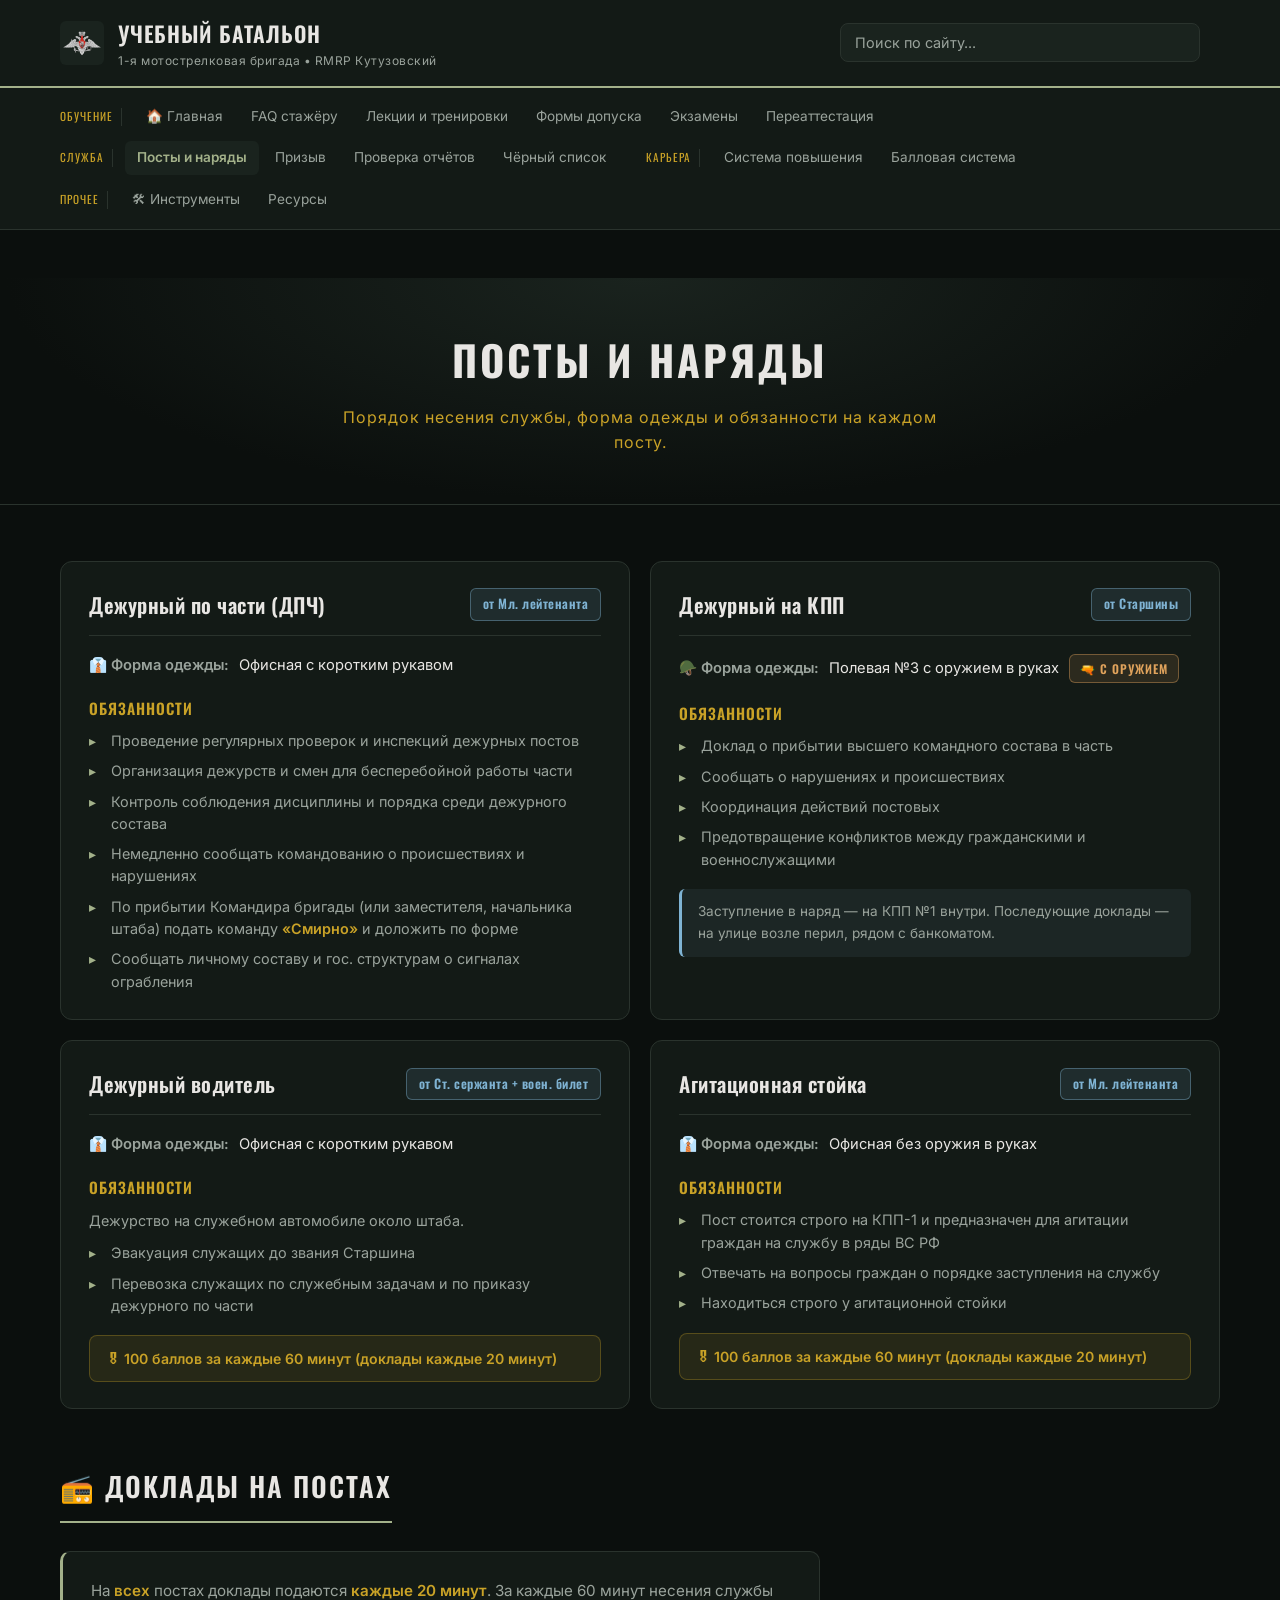
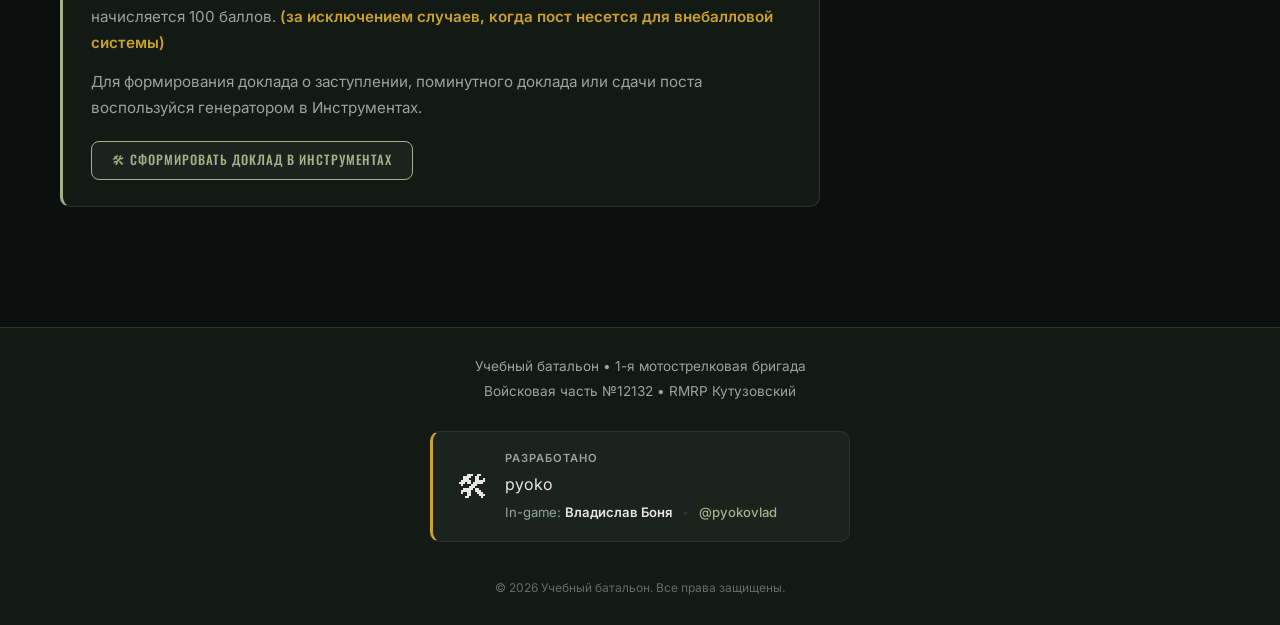
<file: posts.html>
<!DOCTYPE html>
<html lang="ru">
<head>
    <!-- Yandex.Metrika counter -->
<script type="text/javascript">
    (function(m,e,t,r,i,k,a){
        m[i]=m[i]||function(){(m[i].a=m[i].a||[]).push(arguments)};
        m[i].l=1*new Date();
        for (var j = 0; j < document.scripts.length; j++) {if (document.scripts[j].src === r) { return; }}
        k=e.createElement(t),a=e.getElementsByTagName(t)[0],k.async=1,k.src=r,a.parentNode.insertBefore(k,a)
    })(window, document,'script','https://mc.yandex.ru/metrika/tag.js?id=111575580', 'ym');

    ym(111575580, 'init', {ssr:true, webvisor:true, clickmap:true, ecommerce:"dataLayer", referrer: document.referrer, url: location.href, accurateTrackBounce:true, trackLinks:true});
</script>
<noscript><div><img src="https://mc.yandex.ru/watch/111575580" style="position:absolute; left:-9999px;" alt="" /></div></noscript>
<!-- /Yandex.Metrika counter -->
    <meta charset="UTF-8">
    <meta name="viewport" content="width=device-width, initial-scale=1.0">
    <title>Посты и наряды | Учебный батальон</title>

    <link rel="preconnect" href="https://fonts.googleapis.com">
    <link rel="preconnect" href="https://fonts.gstatic.com" crossorigin>
    <link href="https://fonts.googleapis.com/css2?family=Oswald:wght@400;500;600;700&family=Inter:wght@400;500;600;700&display=swap" rel="stylesheet">
    <link rel="icon" href="img/logo.png" type="image/png">
    <link rel="stylesheet" href="css/style.css">
</head>
<body>

    
    <header class="header">
        <div class="container header__inner">
            <a href="index.html" class="brand">
                <img src="img/logo.png" alt="Эмблема Учебного батальона" class="brand__logo">
                <div class="brand__text">
                    <span class="brand__title">Учебный батальон</span>
                    <span class="brand__subtitle">1-я мотострелковая бригада • RMRP Кутузовский</span>
                </div>
            </a>

            <div class="search">
                <input
                    type="text"
                    class="search__input"
                    id="searchInput"
                    placeholder="Поиск по сайту..."
                    autocomplete="off"
                >
                <button class="search__clear" id="searchClear" type="button" aria-label="Очистить">x</button>
                <div class="search__results" id="searchResults"></div>
            </div>
            <button class="burger" id="burgerBtn" aria-label="Открыть меню">
                <span></span><span></span><span></span>
            </button>
        </div>
    </header>

    
    <nav class="nav" id="mainNav">
        <div class="container nav__inner">
            <div class="nav__group">
                <span class="nav__group-label">Обучение</span>
                <a href="index.html" class="nav__link">🏠 Главная</a>
                <a href="faq.html" class="nav__link">FAQ стажёру</a>
                <a href="lectures.html" class="nav__link">Лекции и тренировки</a>
                <a href="access.html" class="nav__link">Формы допуска</a>
                <a href="exams.html" class="nav__link">Экзамены</a>
                <a href="reattestation.html" class="nav__link">Переаттестация</a>
            </div>
            <div class="nav__group">
                <span class="nav__group-label">Служба</span>
                <a href="posts.html" class="nav__link active">Посты и наряды</a>
                <a href="recruitment.html" class="nav__link">Призыв</a>
                <a href="reports.html" class="nav__link">Проверка отчётов</a>
                <a href="blacklist.html" class="nav__link">Чёрный список</a>
            </div>
            <div class="nav__group">
                <span class="nav__group-label">Карьера</span>
                <a href="promotion.html" class="nav__link">Система повышения</a>
                <a href="points.html" class="nav__link">Балловая система</a>
            </div>
            <div class="nav__group">
                <span class="nav__group-label">Прочее</span>
                <a href="tools.html" class="nav__link">🛠 Инструменты</a>
                <a href="resources.html" class="nav__link">Ресурсы</a>
            </div>
        </div>
    </nav>

    
    <main class="main">

        
        <section class="page-header">
            <div class="container">
                <h1 class="page-header__title">Посты и наряды</h1>
                <p class="page-header__subtitle">Порядок несения службы, форма одежды и обязанности на каждом посту.</p>
            </div>
        </section>

        <div class="container">

            
            <section class="section">
                <div class="posts-grid">

                    
                    <div class="post-card">
                        <div class="post-card__header">
                            <h3 class="post-card__title">Дежурный по части (ДПЧ)</h3>
                            <span class="post-card__rank">от Мл. лейтенанта</span>
                        </div>

                        <div class="post-card__form">
                            <span class="post-card__form-label">👔 Форма одежды:</span>
                            <span class="post-card__form-value">Офисная с коротким рукавом</span>
                        </div>

                        <div class="post-card__section">
                            <h4 class="post-card__section-title">Обязанности</h4>
                            <ul class="post-card__duties">
                                <li>Проведение регулярных проверок и инспекций дежурных постов</li>
                                <li>Организация дежурств и смен для бесперебойной работы части</li>
                                <li>Контроль соблюдения дисциплины и порядка среди дежурного состава</li>
                                <li>Немедленно сообщать командованию о происшествиях и нарушениях</li>
                                <li>По прибытии Командира бригады (или заместителя, начальника штаба) подать команду <strong>«Смирно»</strong> и доложить по форме</li>
                                <li>Сообщать личному составу и гос. структурам о сигналах ограбления</li>
                            </ul>
                        </div>
                    </div>

                    
                    <div class="post-card">
                        <div class="post-card__header">
                            <h3 class="post-card__title">Дежурный на КПП</h3>
                            <span class="post-card__rank">от Старшины</span>
                        </div>

                        <div class="post-card__form">
                            <span class="post-card__form-label">🪖 Форма одежды:</span>
                            <span class="post-card__form-value">Полевая №3 с оружием в руках</span>
                            <span class="badge badge--weapon">🔫 С оружием</span>
                        </div>

                        <div class="post-card__section">
                            <h4 class="post-card__section-title">Обязанности</h4>
                            <ul class="post-card__duties">
                                <li>Доклад о прибытии высшего командного состава в часть</li>
                                <li>Сообщать о нарушениях и происшествиях</li>
                                <li>Координация действий постовых</li>
                                <li>Предотвращение конфликтов между гражданскими и военнослужащими</li>
                            </ul>
                        </div>

                        <div class="post-card__note">
                            Заступление в наряд — на КПП №1 внутри. Последующие доклады —
                            на улице возле перил, рядом с банкоматом.
                        </div>
                    </div>

                    
                    <div class="post-card">
                        <div class="post-card__header">
                            <h3 class="post-card__title">Дежурный водитель</h3>
                            <span class="post-card__rank">от Ст. сержанта + воен. билет</span>
                        </div>

                        <div class="post-card__form">
                            <span class="post-card__form-label">👔 Форма одежды:</span>
                            <span class="post-card__form-value">Офисная с коротким рукавом</span>
                        </div>

                        <div class="post-card__section">
                            <h4 class="post-card__section-title">Обязанности</h4>
                            <p class="post-card__desc">
                                Дежурство на служебном автомобиле около штаба.
                            </p>
                            <ul class="post-card__duties">
                                <li>Эвакуация служащих до звания Старшина</li>
                                <li>Перевозка служащих по служебным задачам и по приказу дежурного по части</li>
                            </ul>
                        </div>

                        <div class="post-card__points">
                            🎖 100 баллов за каждые 60 минут (доклады каждые 20 минут)
                        </div>
                    </div>

                    
                    <div class="post-card">
                        <div class="post-card__header">
                            <h3 class="post-card__title">Агитационная стойка</h3>
                            <span class="post-card__rank">от Мл. лейтенанта</span>
                        </div>

                        <div class="post-card__form">
                            <span class="post-card__form-label">👔 Форма одежды:</span>
                            <span class="post-card__form-value">Офисная без оружия в руках</span>
                        </div>

                        <div class="post-card__section">
                            <h4 class="post-card__section-title">Обязанности</h4>
                            <ul class="post-card__duties">
                                <li>Пост стоится строго на КПП-1 и предназначен для агитации граждан на службу в ряды ВС РФ</li>
                                <li>Отвечать на вопросы граждан о порядке заступления на службу</li>
                                <li>Находиться строго у агитационной стойки</li>
                            </ul>
                        </div>

                        <div class="post-card__points">
                            🎖 100 баллов за каждые 60 минут (доклады каждые 20 минут)
                        </div>
                    </div>

                </div>
            </section>

            
            <section class="section">
                <h2 class="section__title">📻 Доклады на постах</h2>
                <div class="info-box">
                    <p>
                        На <strong> всех </strong> постах 
                        доклады подаются <strong>каждые 20 минут</strong>. За каждые 60 минут несения службы
                        начисляется 100 баллов. <strong>(за исключением случаев, когда пост несется для внебалловой системы)</strong>
                    </p>
                    <p>
                        Для формирования доклада о заступлении, поминутного доклада или сдачи поста
                        воспользуйся генератором в Инструментах.
                    </p>
                    <a href="tools.html" class="btn btn--small">🛠 Сформировать доклад в Инструментах</a>
                </div>
            </section>

        </div>
    </main>

    
    
    <footer class="footer">
        <div class="container footer__inner">

            <div class="footer__unit">
                <p class="footer__line">Учебный батальон • 1-я мотострелковая бригада</p>
                <p class="footer__line">Войсковая часть №12132 • RMRP Кутузовский</p>
            </div>
            
            <div class="footer__developer">
                <div class="footer__developer-icon">
                    🛠
                </div>
                <div class="footer__developer-info">
                    <span class="footer__developer-label">Разработано</span>
                    <div class="footer__developer-name">pyoko</div>
                    <div class="footer__developer-meta">
                        <span>In-game: <strong>Владислав Боня</strong></span>
                        <span class="footer__developer-divider">•</span>
                        <a href="https://discord.com/users/pyokovlad" target="_blank" class="footer__developer-contact">@pyokovlad</a>
                    </div>
                </div>
            </div>
            <p class="footer__copy">© 2026 Учебный батальон. Все права защищены.</p>
        </div>
    </footer>

    <script src="js/script.js"></script>
</body>
</html>
</file>
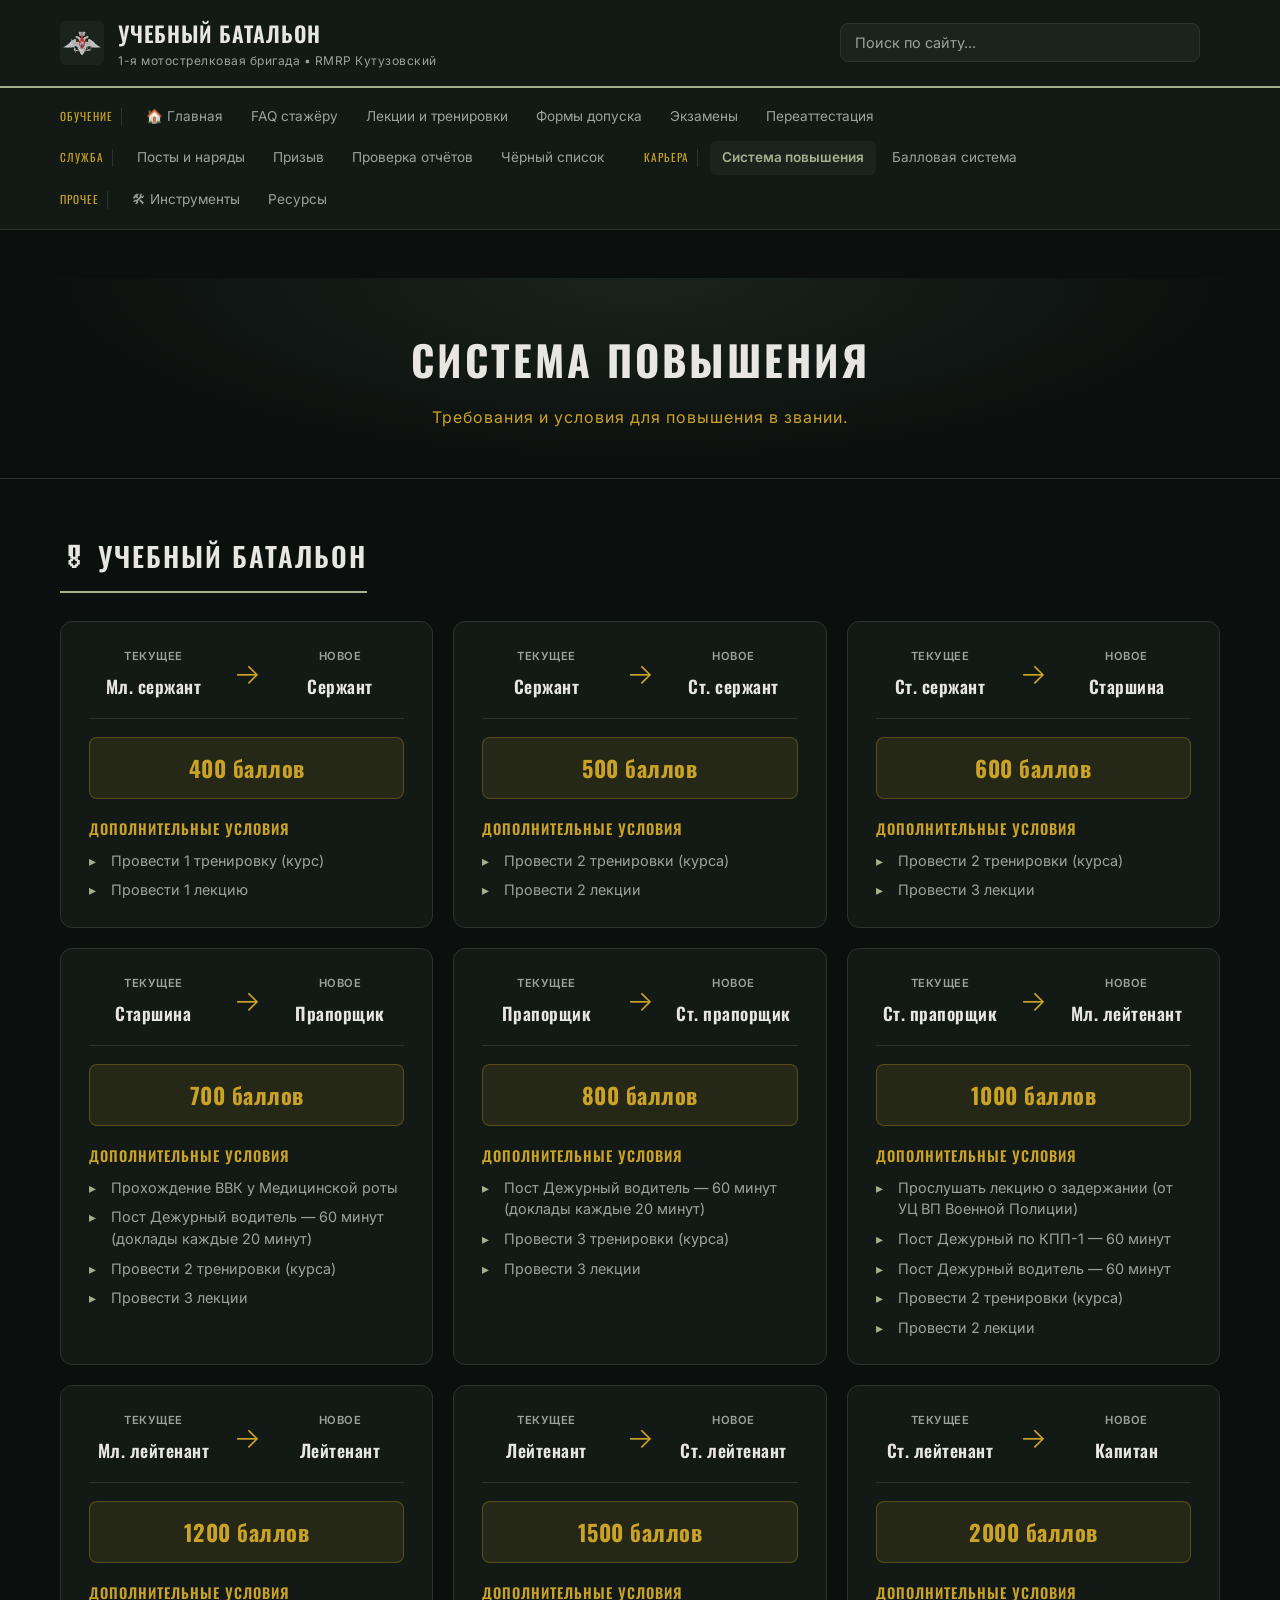
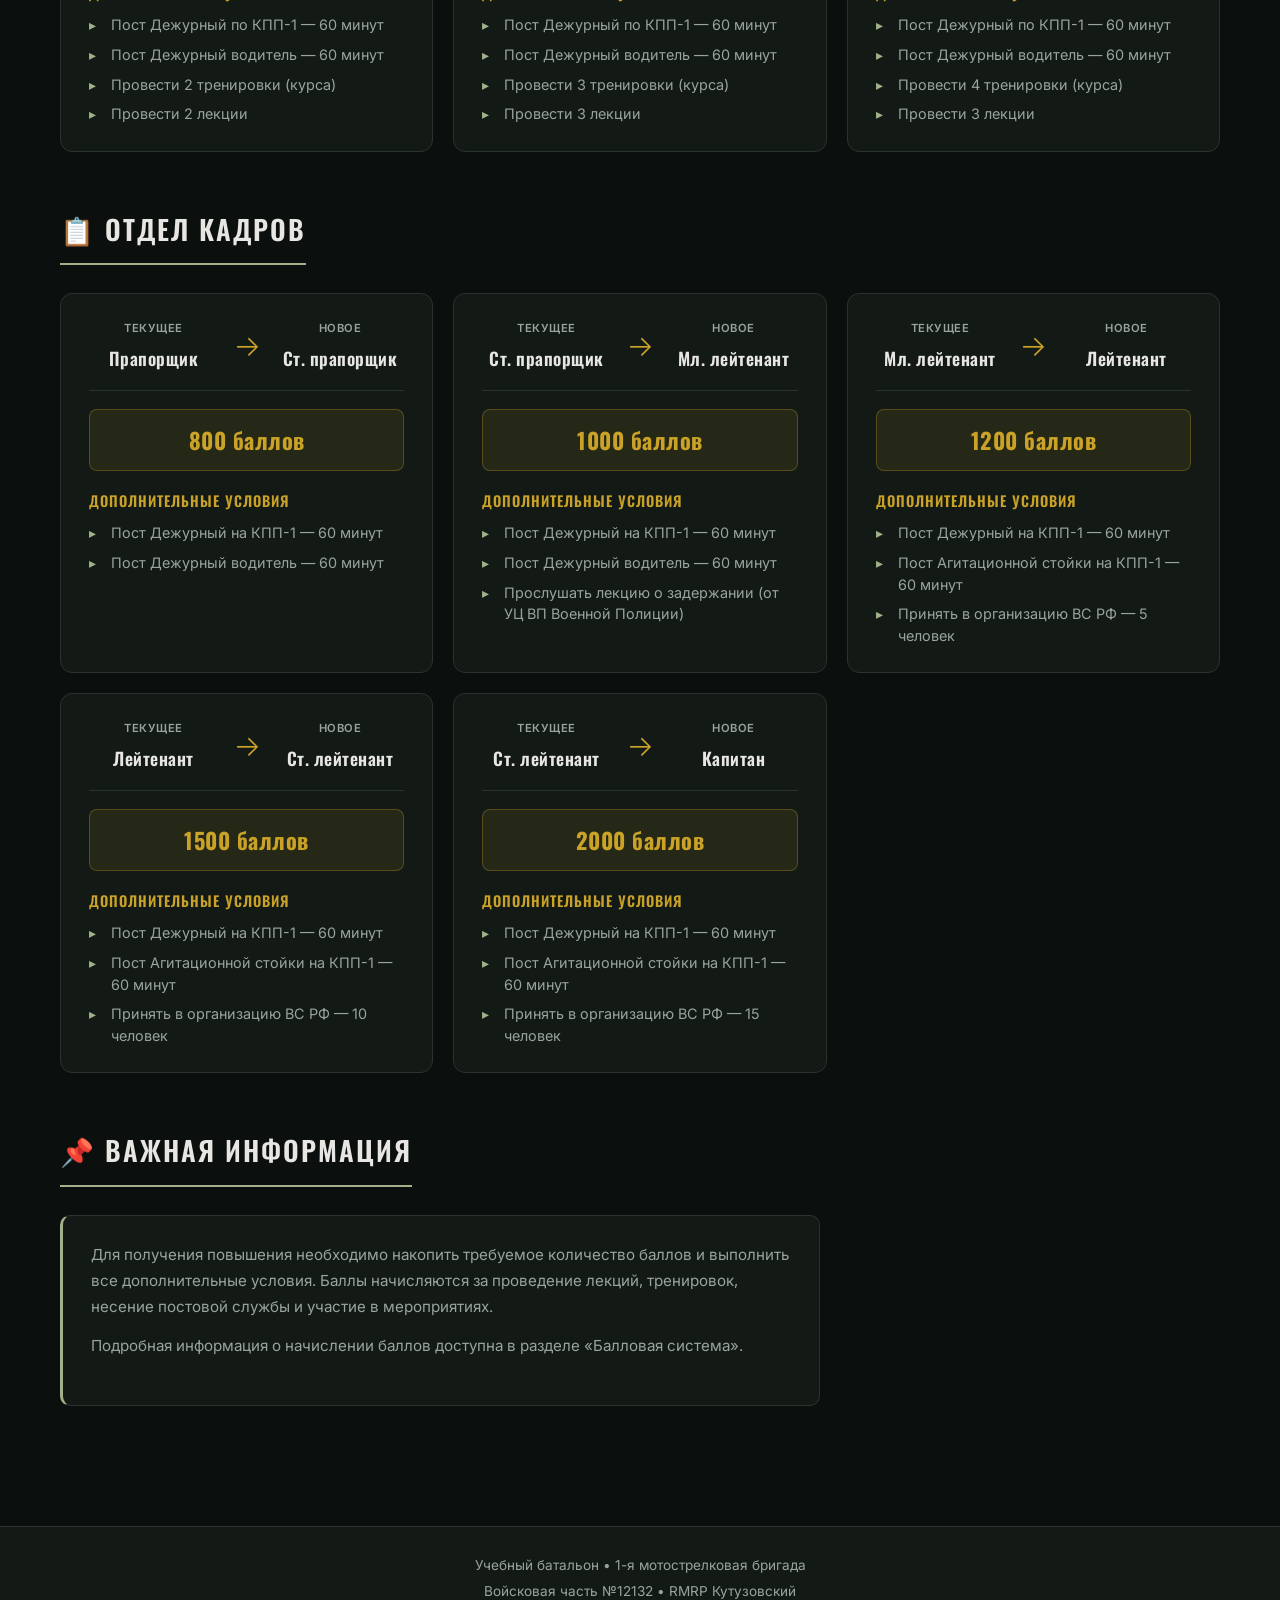
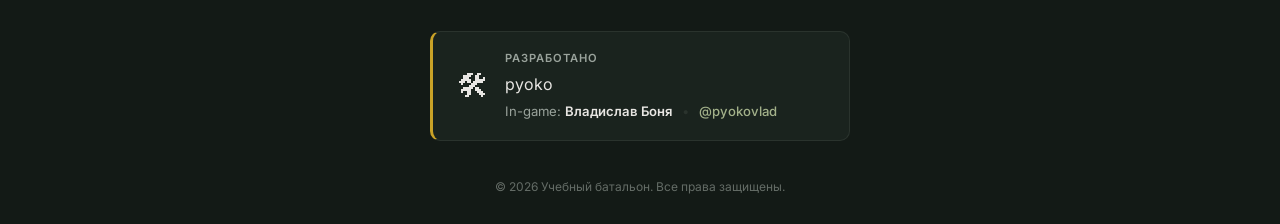
<file: promotion.html>
<!DOCTYPE html>
<html lang="ru">
<head>
    <!-- Yandex.Metrika counter -->
<script type="text/javascript">
    (function(m,e,t,r,i,k,a){
        m[i]=m[i]||function(){(m[i].a=m[i].a||[]).push(arguments)};
        m[i].l=1*new Date();
        for (var j = 0; j < document.scripts.length; j++) {if (document.scripts[j].src === r) { return; }}
        k=e.createElement(t),a=e.getElementsByTagName(t)[0],k.async=1,k.src=r,a.parentNode.insertBefore(k,a)
    })(window, document,'script','https://mc.yandex.ru/metrika/tag.js?id=111575580', 'ym');

    ym(111575580, 'init', {ssr:true, webvisor:true, clickmap:true, ecommerce:"dataLayer", referrer: document.referrer, url: location.href, accurateTrackBounce:true, trackLinks:true});
</script>
<noscript><div><img src="https://mc.yandex.ru/watch/111575580" style="position:absolute; left:-9999px;" alt="" /></div></noscript>
<!-- /Yandex.Metrika counter -->
    <meta charset="UTF-8">
    <meta name="viewport" content="width=device-width, initial-scale=1.0">
    <title>Система повышения | Учебный батальон</title>

    <link rel="preconnect" href="https://fonts.googleapis.com">
    <link rel="preconnect" href="https://fonts.gstatic.com" crossorigin>
    <link href="https://fonts.googleapis.com/css2?family=Oswald:wght@400;500;600;700&family=Inter:wght@400;500;600;700&display=swap" rel="stylesheet">
    <link rel="icon" href="img/logo.png" type="image/png">
    <link rel="stylesheet" href="css/style.css">
</head>
<body>

    <header class="header">
        <div class="container header__inner">
            <a href="index.html" class="brand">
                <img src="img/logo.png" alt="Эмблема Учебного батальона" class="brand__logo">
                <div class="brand__text">
                    <span class="brand__title">Учебный батальон</span>
                    <span class="brand__subtitle">1-я мотострелковая бригада • RMRP Кутузовский</span>
                </div>
            </a>

            <div class="search">
                <input
                    type="text"
                    class="search__input"
                    id="searchInput"
                    placeholder="Поиск по сайту..."
                    autocomplete="off"
                >
                <button class="search__clear" id="searchClear" type="button" aria-label="Очистить">x</button>
                <div class="search__results" id="searchResults"></div>
            </div>
            <button class="burger" id="burgerBtn" aria-label="Открыть меню">
                <span></span><span></span><span></span>
            </button>
        </div>
    </header>

    <nav class="nav" id="mainNav">
        <div class="container nav__inner">
            <div class="nav__group">
                <span class="nav__group-label">Обучение</span>
                <a href="index.html" class="nav__link">🏠 Главная</a>
                <a href="faq.html" class="nav__link">FAQ стажёру</a>
                <a href="lectures.html" class="nav__link">Лекции и тренировки</a>
                <a href="access.html" class="nav__link">Формы допуска</a>
                <a href="exams.html" class="nav__link">Экзамены</a>
                <a href="reattestation.html" class="nav__link">Переаттестация</a>
            </div>
            <div class="nav__group">
                <span class="nav__group-label">Служба</span>
                <a href="posts.html" class="nav__link">Посты и наряды</a>
                <a href="recruitment.html" class="nav__link">Призыв</a>
                <a href="reports.html" class="nav__link">Проверка отчётов</a>
                <a href="blacklist.html" class="nav__link">Чёрный список</a>
            </div>
            <div class="nav__group">
                <span class="nav__group-label">Карьера</span>
                <a href="promotion.html" class="nav__link active">Система повышения</a>
                <a href="points.html" class="nav__link">Балловая система</a>
            </div>
            <div class="nav__group">
                <span class="nav__group-label">Прочее</span>
                <a href="tools.html" class="nav__link">🛠 Инструменты</a>
                <a href="resources.html" class="nav__link">Ресурсы</a>
            </div>
        </div>
    </nav>

    <main class="main">
        <section class="page-header">
            <div class="container">
                <h1 class="page-header__title">Система повышения</h1>
                <p class="page-header__subtitle">Требования и условия для повышения в звании.</p>
            </div>
        </section>

        <div class="container">

            
            <section class="section">
                <h2 class="section__title">🎖 Учебный батальон</h2>

                <div class="promotion-grid">

                    <div class="promotion-card">
                        <div class="promotion-card__ranks">
                            <div class="promotion-card__rank">
                                <span class="promotion-card__rank-label">Текущее</span>
                                <span class="promotion-card__rank-name">Мл. сержант</span>
                            </div>
                            <div class="promotion-card__arrow">→</div>
                            <div class="promotion-card__rank">
                                <span class="promotion-card__rank-label">Новое</span>
                                <span class="promotion-card__rank-name">Сержант</span>
                            </div>
                        </div>
                        <div class="promotion-card__points">400 баллов</div>
                        <div class="promotion-card__section">
                            <h4 class="promotion-card__section-title">Дополнительные условия</h4>
                            <ul class="promotion-card__list">
                                <li>Провести 1 тренировку (курс)</li>
                                <li>Провести 1 лекцию</li>
                            </ul>
                        </div>
                    </div>

                    <div class="promotion-card">
                        <div class="promotion-card__ranks">
                            <div class="promotion-card__rank">
                                <span class="promotion-card__rank-label">Текущее</span>
                                <span class="promotion-card__rank-name">Сержант</span>
                            </div>
                            <div class="promotion-card__arrow">→</div>
                            <div class="promotion-card__rank">
                                <span class="promotion-card__rank-label">Новое</span>
                                <span class="promotion-card__rank-name">Ст. сержант</span>
                            </div>
                        </div>
                        <div class="promotion-card__points">500 баллов</div>
                        <div class="promotion-card__section">
                            <h4 class="promotion-card__section-title">Дополнительные условия</h4>
                            <ul class="promotion-card__list">
                                <li>Провести 2 тренировки (курса)</li>
                                <li>Провести 2 лекции</li>
                            </ul>
                        </div>
                    </div>

                    <div class="promotion-card">
                        <div class="promotion-card__ranks">
                            <div class="promotion-card__rank">
                                <span class="promotion-card__rank-label">Текущее</span>
                                <span class="promotion-card__rank-name">Ст. сержант</span>
                            </div>
                            <div class="promotion-card__arrow">→</div>
                            <div class="promotion-card__rank">
                                <span class="promotion-card__rank-label">Новое</span>
                                <span class="promotion-card__rank-name">Старшина</span>
                            </div>
                        </div>
                        <div class="promotion-card__points">600 баллов</div>
                        <div class="promotion-card__section">
                            <h4 class="promotion-card__section-title">Дополнительные условия</h4>
                            <ul class="promotion-card__list">
                                <li>Провести 2 тренировки (курса)</li>
                                <li>Провести 3 лекции</li>
                            </ul>
                        </div>
                    </div>

                    <div class="promotion-card">
                        <div class="promotion-card__ranks">
                            <div class="promotion-card__rank">
                                <span class="promotion-card__rank-label">Текущее</span>
                                <span class="promotion-card__rank-name">Старшина</span>
                            </div>
                            <div class="promotion-card__arrow">→</div>
                            <div class="promotion-card__rank">
                                <span class="promotion-card__rank-label">Новое</span>
                                <span class="promotion-card__rank-name">Прапорщик</span>
                            </div>
                        </div>
                        <div class="promotion-card__points">700 баллов</div>
                        <div class="promotion-card__section">
                            <h4 class="promotion-card__section-title">Дополнительные условия</h4>
                            <ul class="promotion-card__list">
                                <li>Прохождение ВВК у Медицинской роты</li>
                                <li>Пост Дежурный водитель — 60 минут (доклады каждые 20 минут)</li>
                                <li>Провести 2 тренировки (курса)</li>
                                <li>Провести 3 лекции</li>
                            </ul>
                        </div>
                    </div>

                    <div class="promotion-card">
                        <div class="promotion-card__ranks">
                            <div class="promotion-card__rank">
                                <span class="promotion-card__rank-label">Текущее</span>
                                <span class="promotion-card__rank-name">Прапорщик</span>
                            </div>
                            <div class="promotion-card__arrow">→</div>
                            <div class="promotion-card__rank">
                                <span class="promotion-card__rank-label">Новое</span>
                                <span class="promotion-card__rank-name">Ст. прапорщик</span>
                            </div>
                        </div>
                        <div class="promotion-card__points">800 баллов</div>
                        <div class="promotion-card__section">
                            <h4 class="promotion-card__section-title">Дополнительные условия</h4>
                            <ul class="promotion-card__list">
                                <li>Пост Дежурный водитель — 60 минут (доклады каждые 20 минут)</li>
                                <li>Провести 3 тренировки (курса)</li>
                                <li>Провести 3 лекции</li>
                            </ul>
                        </div>
                    </div>

                    <div class="promotion-card">
                        <div class="promotion-card__ranks">
                            <div class="promotion-card__rank">
                                <span class="promotion-card__rank-label">Текущее</span>
                                <span class="promotion-card__rank-name">Ст. прапорщик</span>
                            </div>
                            <div class="promotion-card__arrow">→</div>
                            <div class="promotion-card__rank">
                                <span class="promotion-card__rank-label">Новое</span>
                                <span class="promotion-card__rank-name">Мл. лейтенант</span>
                            </div>
                        </div>
                        <div class="promotion-card__points">1000 баллов</div>
                        <div class="promotion-card__section">
                            <h4 class="promotion-card__section-title">Дополнительные условия</h4>
                            <ul class="promotion-card__list">
                                <li>Прослушать лекцию о задержании (от УЦ ВП Военной Полиции)</li>
                                <li>Пост Дежурный по КПП-1 — 60 минут</li>
                                <li>Пост Дежурный водитель — 60 минут</li>
                                <li>Провести 2 тренировки (курса)</li>
                                <li>Провести 2 лекции</li>
                            </ul>
                        </div>
                    </div>

                    <div class="promotion-card">
                        <div class="promotion-card__ranks">
                            <div class="promotion-card__rank">
                                <span class="promotion-card__rank-label">Текущее</span>
                                <span class="promotion-card__rank-name">Мл. лейтенант</span>
                            </div>
                            <div class="promotion-card__arrow">→</div>
                            <div class="promotion-card__rank">
                                <span class="promotion-card__rank-label">Новое</span>
                                <span class="promotion-card__rank-name">Лейтенант</span>
                            </div>
                        </div>
                        <div class="promotion-card__points">1200 баллов</div>
                        <div class="promotion-card__section">
                            <h4 class="promotion-card__section-title">Дополнительные условия</h4>
                            <ul class="promotion-card__list">
                                <li>Пост Дежурный по КПП-1 — 60 минут</li>
                                <li>Пост Дежурный водитель — 60 минут</li>
                                <li>Провести 2 тренировки (курса)</li>
                                <li>Провести 2 лекции</li>
                            </ul>
                        </div>
                    </div>

                    <div class="promotion-card">
                        <div class="promotion-card__ranks">
                            <div class="promotion-card__rank">
                                <span class="promotion-card__rank-label">Текущее</span>
                                <span class="promotion-card__rank-name">Лейтенант</span>
                            </div>
                            <div class="promotion-card__arrow">→</div>
                            <div class="promotion-card__rank">
                                <span class="promotion-card__rank-label">Новое</span>
                                <span class="promotion-card__rank-name">Ст. лейтенант</span>
                            </div>
                        </div>
                        <div class="promotion-card__points">1500 баллов</div>
                        <div class="promotion-card__section">
                            <h4 class="promotion-card__section-title">Дополнительные условия</h4>
                            <ul class="promotion-card__list">
                                <li>Пост Дежурный по КПП-1 — 60 минут</li>
                                <li>Пост Дежурный водитель — 60 минут</li>
                                <li>Провести 3 тренировки (курса)</li>
                                <li>Провести 3 лекции</li>
                            </ul>
                        </div>
                    </div>

                    <div class="promotion-card">
                        <div class="promotion-card__ranks">
                            <div class="promotion-card__rank">
                                <span class="promotion-card__rank-label">Текущее</span>
                                <span class="promotion-card__rank-name">Ст. лейтенант</span>
                            </div>
                            <div class="promotion-card__arrow">→</div>
                            <div class="promotion-card__rank">
                                <span class="promotion-card__rank-label">Новое</span>
                                <span class="promotion-card__rank-name">Капитан</span>
                            </div>
                        </div>
                        <div class="promotion-card__points">2000 баллов</div>
                        <div class="promotion-card__section">
                            <h4 class="promotion-card__section-title">Дополнительные условия</h4>
                            <ul class="promotion-card__list">
                                <li>Пост Дежурный по КПП-1 — 60 минут</li>
                                <li>Пост Дежурный водитель — 60 минут</li>
                                <li>Провести 4 тренировки (курса)</li>
                                <li>Провести 3 лекции</li>
                            </ul>
                        </div>
                    </div>

                </div>
            </section>

            
            <section class="section">
                <h2 class="section__title">📋 Отдел кадров</h2>

                <div class="promotion-grid">

                    <div class="promotion-card">
                        <div class="promotion-card__ranks">
                            <div class="promotion-card__rank">
                                <span class="promotion-card__rank-label">Текущее</span>
                                <span class="promotion-card__rank-name">Прапорщик</span>
                            </div>
                            <div class="promotion-card__arrow">→</div>
                            <div class="promotion-card__rank">
                                <span class="promotion-card__rank-label">Новое</span>
                                <span class="promotion-card__rank-name">Ст. прапорщик</span>
                            </div>
                        </div>
                        <div class="promotion-card__points">800 баллов</div>
                        <div class="promotion-card__section">
                            <h4 class="promotion-card__section-title">Дополнительные условия</h4>
                            <ul class="promotion-card__list">
                                <li>Пост Дежурный на КПП-1 — 60 минут</li>
                                <li>Пост Дежурный водитель — 60 минут</li>
                            </ul>
                        </div>
                    </div>

                    <div class="promotion-card">
                        <div class="promotion-card__ranks">
                            <div class="promotion-card__rank">
                                <span class="promotion-card__rank-label">Текущее</span>
                                <span class="promotion-card__rank-name">Ст. прапорщик</span>
                            </div>
                            <div class="promotion-card__arrow">→</div>
                            <div class="promotion-card__rank">
                                <span class="promotion-card__rank-label">Новое</span>
                                <span class="promotion-card__rank-name">Мл. лейтенант</span>
                            </div>
                        </div>
                        <div class="promotion-card__points">1000 баллов</div>
                        <div class="promotion-card__section">
                            <h4 class="promotion-card__section-title">Дополнительные условия</h4>
                            <ul class="promotion-card__list">
                                <li>Пост Дежурный на КПП-1 — 60 минут</li>
                                <li>Пост Дежурный водитель — 60 минут</li>
                                <li>Прослушать лекцию о задержании (от УЦ ВП Военной Полиции)</li>
                            </ul>
                        </div>
                    </div>

                    <div class="promotion-card">
                        <div class="promotion-card__ranks">
                            <div class="promotion-card__rank">
                                <span class="promotion-card__rank-label">Текущее</span>
                                <span class="promotion-card__rank-name">Мл. лейтенант</span>
                            </div>
                            <div class="promotion-card__arrow">→</div>
                            <div class="promotion-card__rank">
                                <span class="promotion-card__rank-label">Новое</span>
                                <span class="promotion-card__rank-name">Лейтенант</span>
                            </div>
                        </div>
                        <div class="promotion-card__points">1200 баллов</div>
                        <div class="promotion-card__section">
                            <h4 class="promotion-card__section-title">Дополнительные условия</h4>
                            <ul class="promotion-card__list">
                                <li>Пост Дежурный на КПП-1 — 60 минут</li>
                                <li>Пост Агитационной стойки на КПП-1 — 60 минут</li>
                                <li>Принять в организацию ВС РФ — 5 человек</li>
                            </ul>
                        </div>
                    </div>

                    <div class="promotion-card">
                        <div class="promotion-card__ranks">
                            <div class="promotion-card__rank">
                                <span class="promotion-card__rank-label">Текущее</span>
                                <span class="promotion-card__rank-name">Лейтенант</span>
                            </div>
                            <div class="promotion-card__arrow">→</div>
                            <div class="promotion-card__rank">
                                <span class="promotion-card__rank-label">Новое</span>
                                <span class="promotion-card__rank-name">Ст. лейтенант</span>
                            </div>
                        </div>
                        <div class="promotion-card__points">1500 баллов</div>
                        <div class="promotion-card__section">
                            <h4 class="promotion-card__section-title">Дополнительные условия</h4>
                            <ul class="promotion-card__list">
                                <li>Пост Дежурный на КПП-1 — 60 минут</li>
                                <li>Пост Агитационной стойки на КПП-1 — 60 минут</li>
                                <li>Принять в организацию ВС РФ — 10 человек</li>
                            </ul>
                        </div>
                    </div>

                    <div class="promotion-card">
                        <div class="promotion-card__ranks">
                            <div class="promotion-card__rank">
                                <span class="promotion-card__rank-label">Текущее</span>
                                <span class="promotion-card__rank-name">Ст. лейтенант</span>
                            </div>
                            <div class="promotion-card__arrow">→</div>
                            <div class="promotion-card__rank">
                                <span class="promotion-card__rank-label">Новое</span>
                                <span class="promotion-card__rank-name">Капитан</span>
                            </div>
                        </div>
                        <div class="promotion-card__points">2000 баллов</div>
                        <div class="promotion-card__section">
                            <h4 class="promotion-card__section-title">Дополнительные условия</h4>
                            <ul class="promotion-card__list">
                                <li>Пост Дежурный на КПП-1 — 60 минут</li>
                                <li>Пост Агитационной стойки на КПП-1 — 60 минут</li>
                                <li>Принять в организацию ВС РФ — 15 человек</li>
                            </ul>
                        </div>
                    </div>

                </div>
            </section>

            <section class="section">
                <h2 class="section__title">📌 Важная информация</h2>
                <div class="info-box">
                    <p>
                        Для получения повышения необходимо накопить требуемое количество баллов
                        и выполнить все дополнительные условия. Баллы начисляются за проведение лекций,
                        тренировок, несение постовой службы и участие в мероприятиях.
                    </p>
                    <p>
                        Подробная информация о начислении баллов доступна в разделе
                        <a href="points.html">«Балловая система»</a>.
                    </p>
                </div>
            </section>

        </div>
    </main>

    
    <footer class="footer">
        <div class="container footer__inner">

            <div class="footer__unit">
                <p class="footer__line">Учебный батальон • 1-я мотострелковая бригада</p>
                <p class="footer__line">Войсковая часть №12132 • RMRP Кутузовский</p>
            </div>
            
            <div class="footer__developer">
                <div class="footer__developer-icon">
                    🛠
                </div>
                <div class="footer__developer-info">
                    <span class="footer__developer-label">Разработано</span>
                    <div class="footer__developer-name">pyoko</div>
                    <div class="footer__developer-meta">
                        <span>In-game: <strong>Владислав Боня</strong></span>
                        <span class="footer__developer-divider">•</span>
                        <a href="https://discord.com/users/pyokovlad" target="_blank" class="footer__developer-contact">@pyokovlad</a>
                    </div>
                </div>
            </div>
            <p class="footer__copy">© 2026 Учебный батальон. Все права защищены.</p>
        </div>
    </footer>

    <script src="js/script.js"></script>
</body>
</html>
</file>
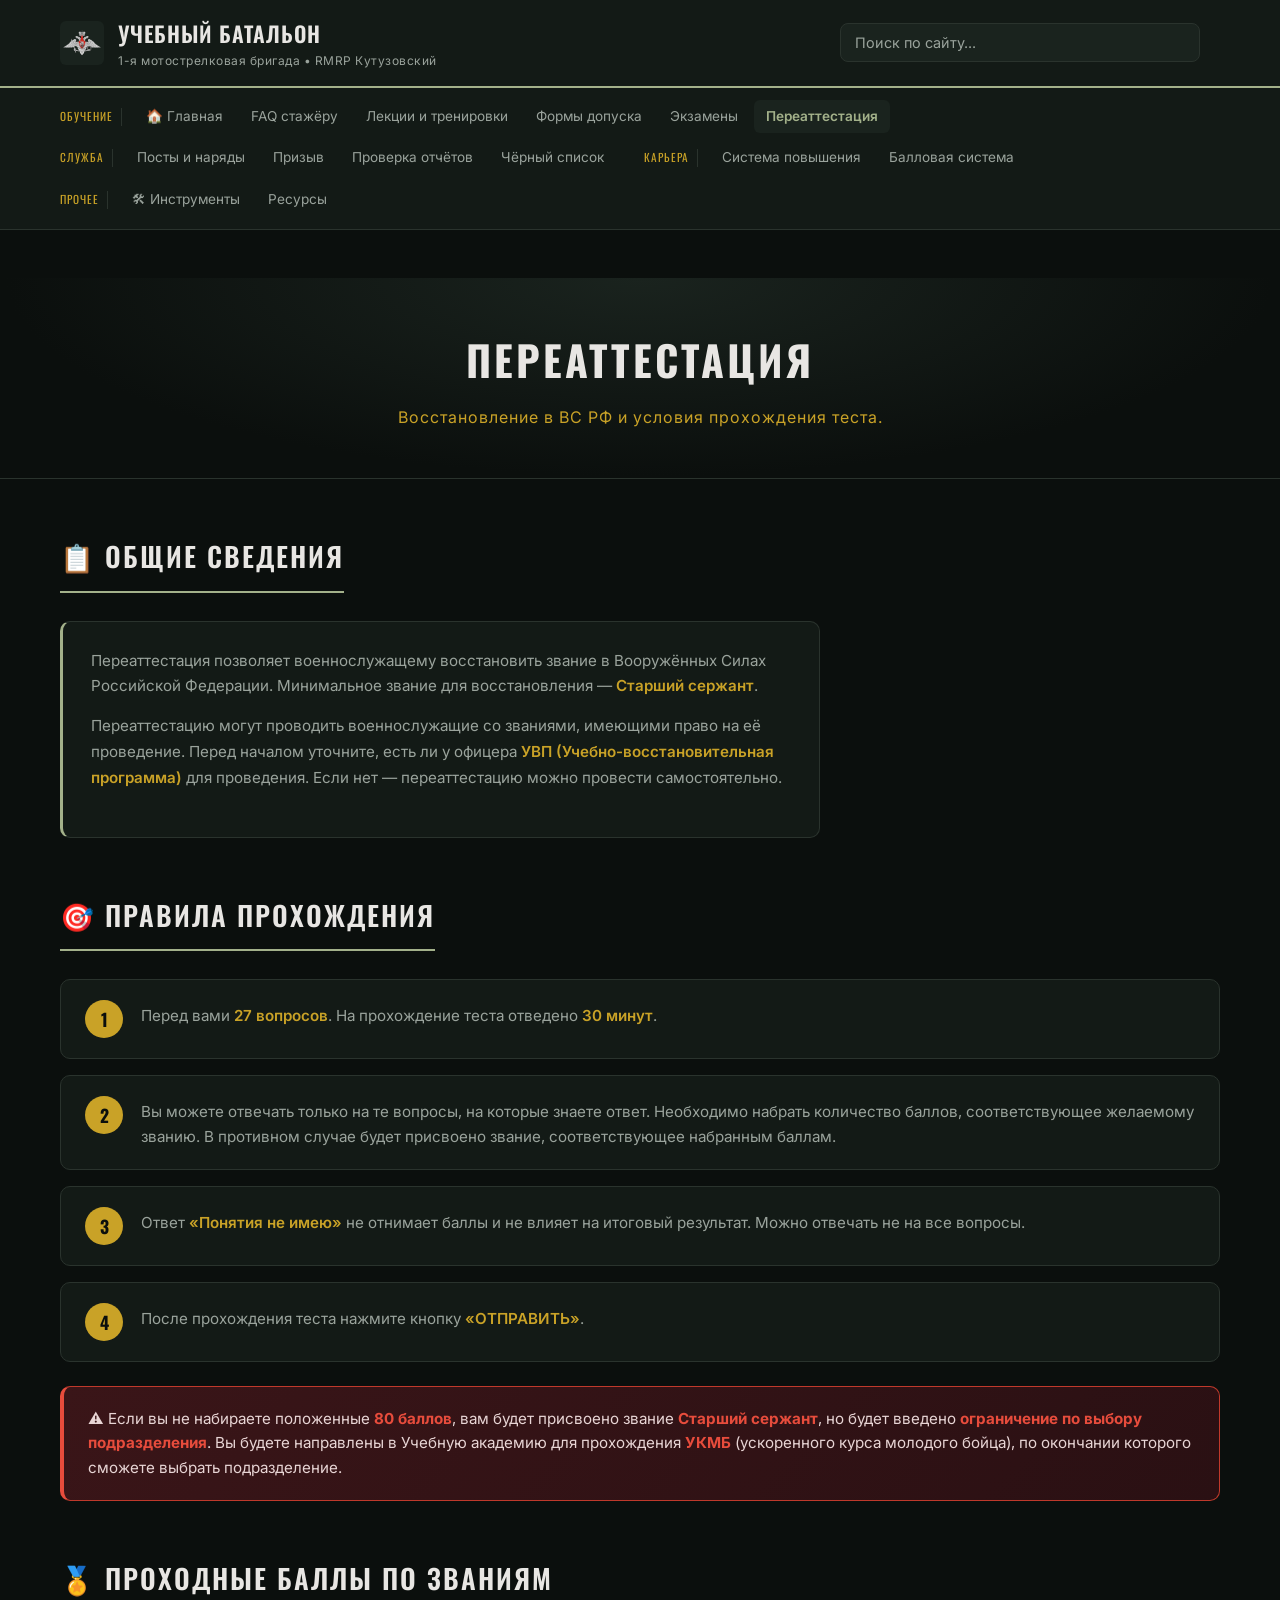
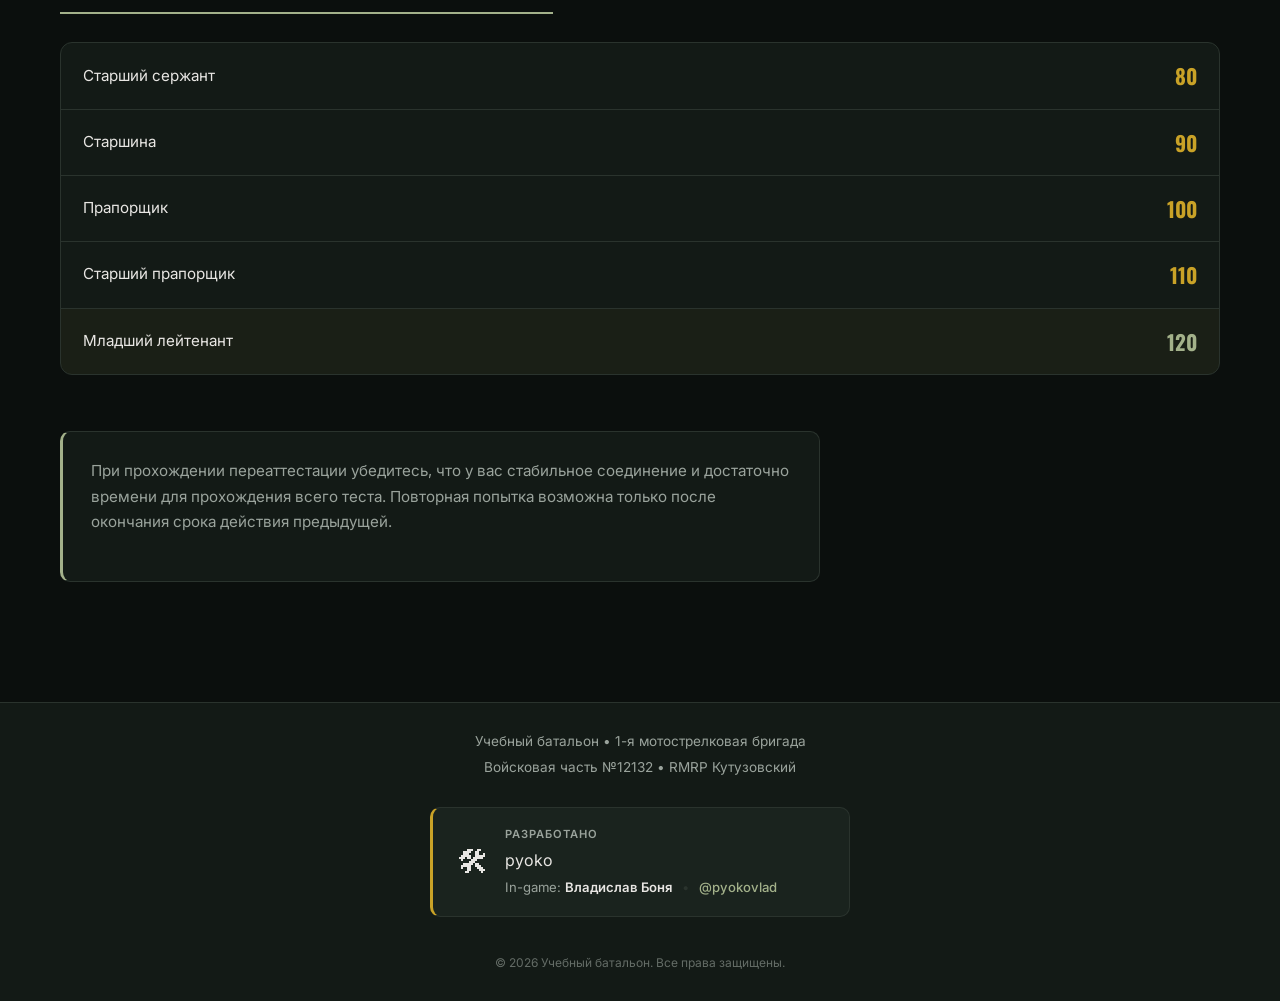
<file: reattestation.html>
<!DOCTYPE html>
<html lang="ru">
<head>
    <!-- Yandex.Metrika counter -->
<script type="text/javascript">
    (function(m,e,t,r,i,k,a){
        m[i]=m[i]||function(){(m[i].a=m[i].a||[]).push(arguments)};
        m[i].l=1*new Date();
        for (var j = 0; j < document.scripts.length; j++) {if (document.scripts[j].src === r) { return; }}
        k=e.createElement(t),a=e.getElementsByTagName(t)[0],k.async=1,k.src=r,a.parentNode.insertBefore(k,a)
    })(window, document,'script','https://mc.yandex.ru/metrika/tag.js?id=111575580', 'ym');

    ym(111575580, 'init', {ssr:true, webvisor:true, clickmap:true, ecommerce:"dataLayer", referrer: document.referrer, url: location.href, accurateTrackBounce:true, trackLinks:true});
</script>
<noscript><div><img src="https://mc.yandex.ru/watch/111575580" style="position:absolute; left:-9999px;" alt="" /></div></noscript>
<!-- /Yandex.Metrika counter -->
    <meta charset="UTF-8">
    <meta name="viewport" content="width=device-width, initial-scale=1.0">
    <title>Переаттестация | Учебный батальон</title>

    <link rel="preconnect" href="https://fonts.googleapis.com">
    <link rel="preconnect" href="https://fonts.gstatic.com" crossorigin>
    <link href="https://fonts.googleapis.com/css2?family=Oswald:wght@400;500;600;700&family=Inter:wght@400;500;600;700&display=swap" rel="stylesheet">
    <link rel="icon" href="img/logo.png" type="image/png">
    <link rel="stylesheet" href="css/style.css">
</head>
<body>

   <header class="header">
        <div class="container header__inner">
            <a href="index.html" class="brand">
                <img src="img/logo.png" alt="Эмблема Учебного батальона" class="brand__logo">
                <div class="brand__text">
                    <span class="brand__title">Учебный батальон</span>
                    <span class="brand__subtitle">1-я мотострелковая бригада • RMRP Кутузовский</span>
                </div>
            </a>

            <div class="search">
                <input
                    type="text"
                    class="search__input"
                    id="searchInput"
                    placeholder="Поиск по сайту..."
                    autocomplete="off"
                >
                <button class="search__clear" id="searchClear" type="button" aria-label="Очистить">x</button>
                <div class="search__results" id="searchResults"></div>
            </div>
            <button class="burger" id="burgerBtn" aria-label="Открыть меню">
                <span></span><span></span><span></span>
            </button>
        </div>
    </header>

    <nav class="nav" id="mainNav">
        <div class="container nav__inner">
            <div class="nav__group">
                <span class="nav__group-label">Обучение</span>
                <a href="index.html" class="nav__link">🏠 Главная</a>
                <a href="faq.html" class="nav__link">FAQ стажёру</a>
                <a href="lectures.html" class="nav__link">Лекции и тренировки</a>
                <a href="access.html" class="nav__link">Формы допуска</a>
                <a href="exams.html" class="nav__link">Экзамены</a>
                <a href="reattestation.html" class="nav__link active">Переаттестация</a>
            </div>
            <div class="nav__group">
                <span class="nav__group-label">Служба</span>
                <a href="posts.html" class="nav__link">Посты и наряды</a>
                <a href="recruitment.html" class="nav__link">Призыв</a>
                <a href="reports.html" class="nav__link">Проверка отчётов</a>
                <a href="blacklist.html" class="nav__link">Чёрный список</a>
            </div>
            <div class="nav__group">
                <span class="nav__group-label">Карьера</span>
                <a href="promotion.html" class="nav__link">Система повышения</a>
                <a href="points.html" class="nav__link">Балловая система</a>
            </div>
            <div class="nav__group">
                <span class="nav__group-label">Прочее</span>
                <a href="tools.html" class="nav__link">🛠 Инструменты</a>
                <a href="resources.html" class="nav__link">Ресурсы</a>
            </div>
        </div>
    </nav>

    <main class="main">
        <section class="page-header">
            <div class="container">
                <h1 class="page-header__title">Переаттестация</h1>
                <p class="page-header__subtitle">Восстановление в ВС РФ и условия прохождения теста.</p>
            </div>
        </section>

        <div class="container">

            <section class="section">
                <h2 class="section__title">📋 Общие сведения</h2>
                <div class="info-box">
                    <p>
                        Переаттестация позволяет военнослужащему восстановить звание в Вооружённых Силах
                        Российской Федерации. Минимальное звание для восстановления — <strong>Старший сержант</strong>.
                    </p>
                    <p>
                        Переаттестацию могут проводить военнослужащие со званиями, имеющими право на её проведение.
                        Перед началом уточните, есть ли у офицера <strong>УВП (Учебно-восстановительная программа)</strong>
                        для проведения. Если нет — переаттестацию можно провести самостоятельно.
                    </p>
                </div>
            </section>

            <section class="section">
                <h2 class="section__title">🎯 Правила прохождения</h2>

                <div class="rules-list">
                    <div class="rule-item">
                        <div class="rule-item__number">1</div>
                        <div class="rule-item__content">
                            Перед вами <strong>27 вопросов</strong>. На прохождение теста отведено <strong>30 минут</strong>.
                        </div>
                    </div>
                    <div class="rule-item">
                        <div class="rule-item__number">2</div>
                        <div class="rule-item__content">
                            Вы можете отвечать только на те вопросы, на которые знаете ответ.
                            Необходимо набрать количество баллов, соответствующее желаемому званию.
                            В противном случае будет присвоено звание, соответствующее набранным баллам.
                        </div>
                    </div>
                    <div class="rule-item">
                        <div class="rule-item__number">3</div>
                        <div class="rule-item__content">
                            Ответ <strong>«Понятия не имею»</strong> не отнимает баллы и не влияет на итоговый результат.
                            Можно отвечать не на все вопросы.
                        </div>
                    </div>
                    <div class="rule-item">
                        <div class="rule-item__number">4</div>
                        <div class="rule-item__content">
                            После прохождения теста нажмите кнопку <strong>«ОТПРАВИТЬ»</strong>.
                        </div>
                    </div>
                </div>

                <div class="warning-box" style="margin-top: 24px;">
                    <p>
                        ⚠ Если вы не набираете положенные <strong>80 баллов</strong>, вам будет присвоено звание
                        <strong>Старший сержант</strong>, но будет введено <strong>ограничение по выбору подразделения</strong>.
                        Вы будете направлены в Учебную академию для прохождения <strong>УКМБ</strong>
                        (ускоренного курса молодого бойца), по окончании которого сможете выбрать подразделение.
                    </p>
                </div>
            </section>

            <section class="section">
                <h2 class="section__title">🏅 Проходные баллы по званиям</h2>

                <div class="points-table">

                    <div class="points-row">
                        <div class="points-row__name">Старший сержант</div>
                        <div class="points-row__value">80</div>
                    </div>

                    <div class="points-row">
                        <div class="points-row__name">Старшина</div>
                        <div class="points-row__value">90</div>
                    </div>

                    <div class="points-row">
                        <div class="points-row__name">Прапорщик</div>
                        <div class="points-row__value">100</div>
                    </div>

                    <div class="points-row">
                        <div class="points-row__name">Старший прапорщик</div>
                        <div class="points-row__value">110</div>
                    </div>

                    <div class="points-row points-row--highlight">
                        <div class="points-row__name">Младший лейтенант</div>
                        <div class="points-row__value">120</div>
                    </div>

                </div>
            </section>

            <section class="section">
                <div class="info-box">
                    <p>
                        При прохождении переаттестации убедитесь, что у вас стабильное соединение
                        и достаточно времени для прохождения всего теста. Повторная попытка возможна
                        только после окончания срока действия предыдущей.
                    </p>
                </div>
            </section>

        </div>
    </main>

    
    <footer class="footer">
        <div class="container footer__inner">

            <div class="footer__unit">
                <p class="footer__line">Учебный батальон • 1-я мотострелковая бригада</p>
                <p class="footer__line">Войсковая часть №12132 • RMRP Кутузовский</p>
            </div>
            
            <div class="footer__developer">
                <div class="footer__developer-icon">
                    🛠
                </div>
                <div class="footer__developer-info">
                    <span class="footer__developer-label">Разработано</span>
                    <div class="footer__developer-name">pyoko</div>
                    <div class="footer__developer-meta">
                        <span>In-game: <strong>Владислав Боня</strong></span>
                        <span class="footer__developer-divider">•</span>
                        <a href="https://discord.com/users/pyokovlad" target="_blank" class="footer__developer-contact">@pyokovlad</a>
                    </div>
                </div>
            </div>
            <p class="footer__copy">© 2026 Учебный батальон. Все права защищены.</p>
        </div>
    </footer>

    <script src="js/script.js"></script>
</body>
</html>
</file>
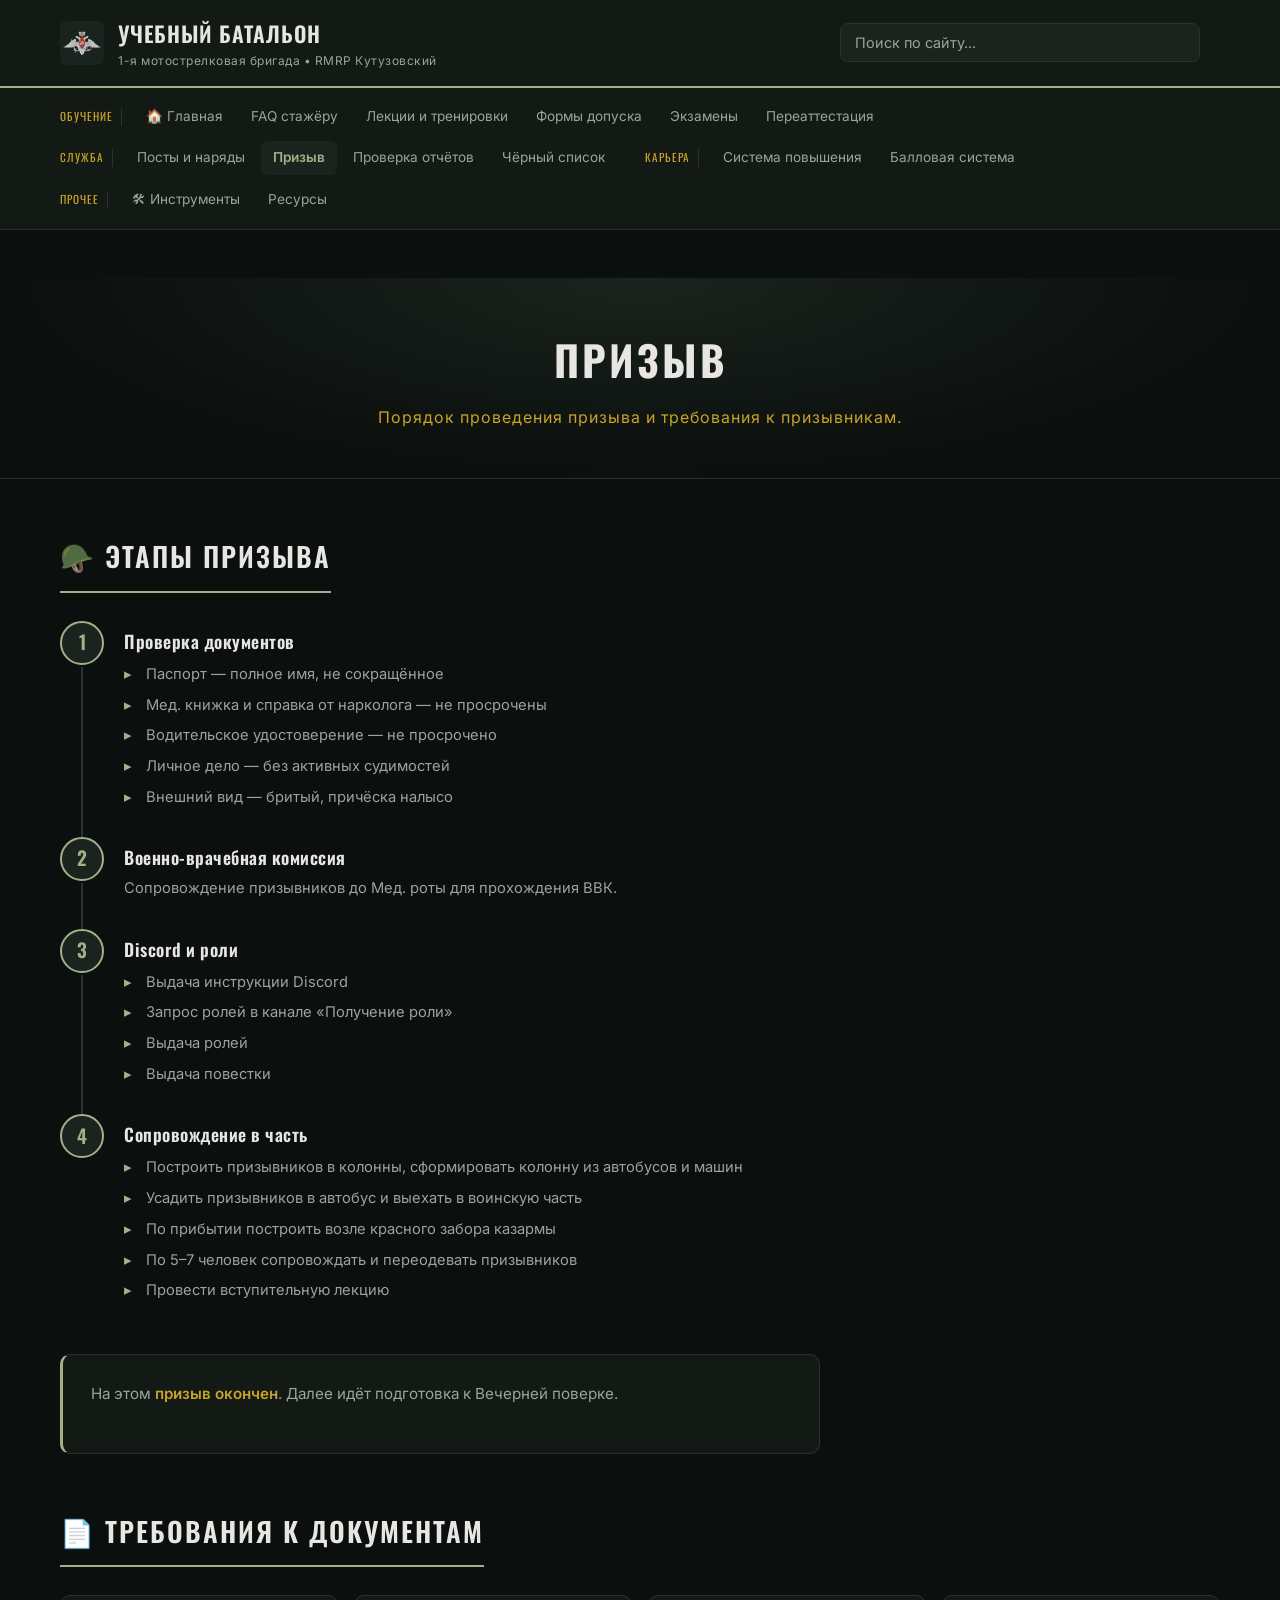
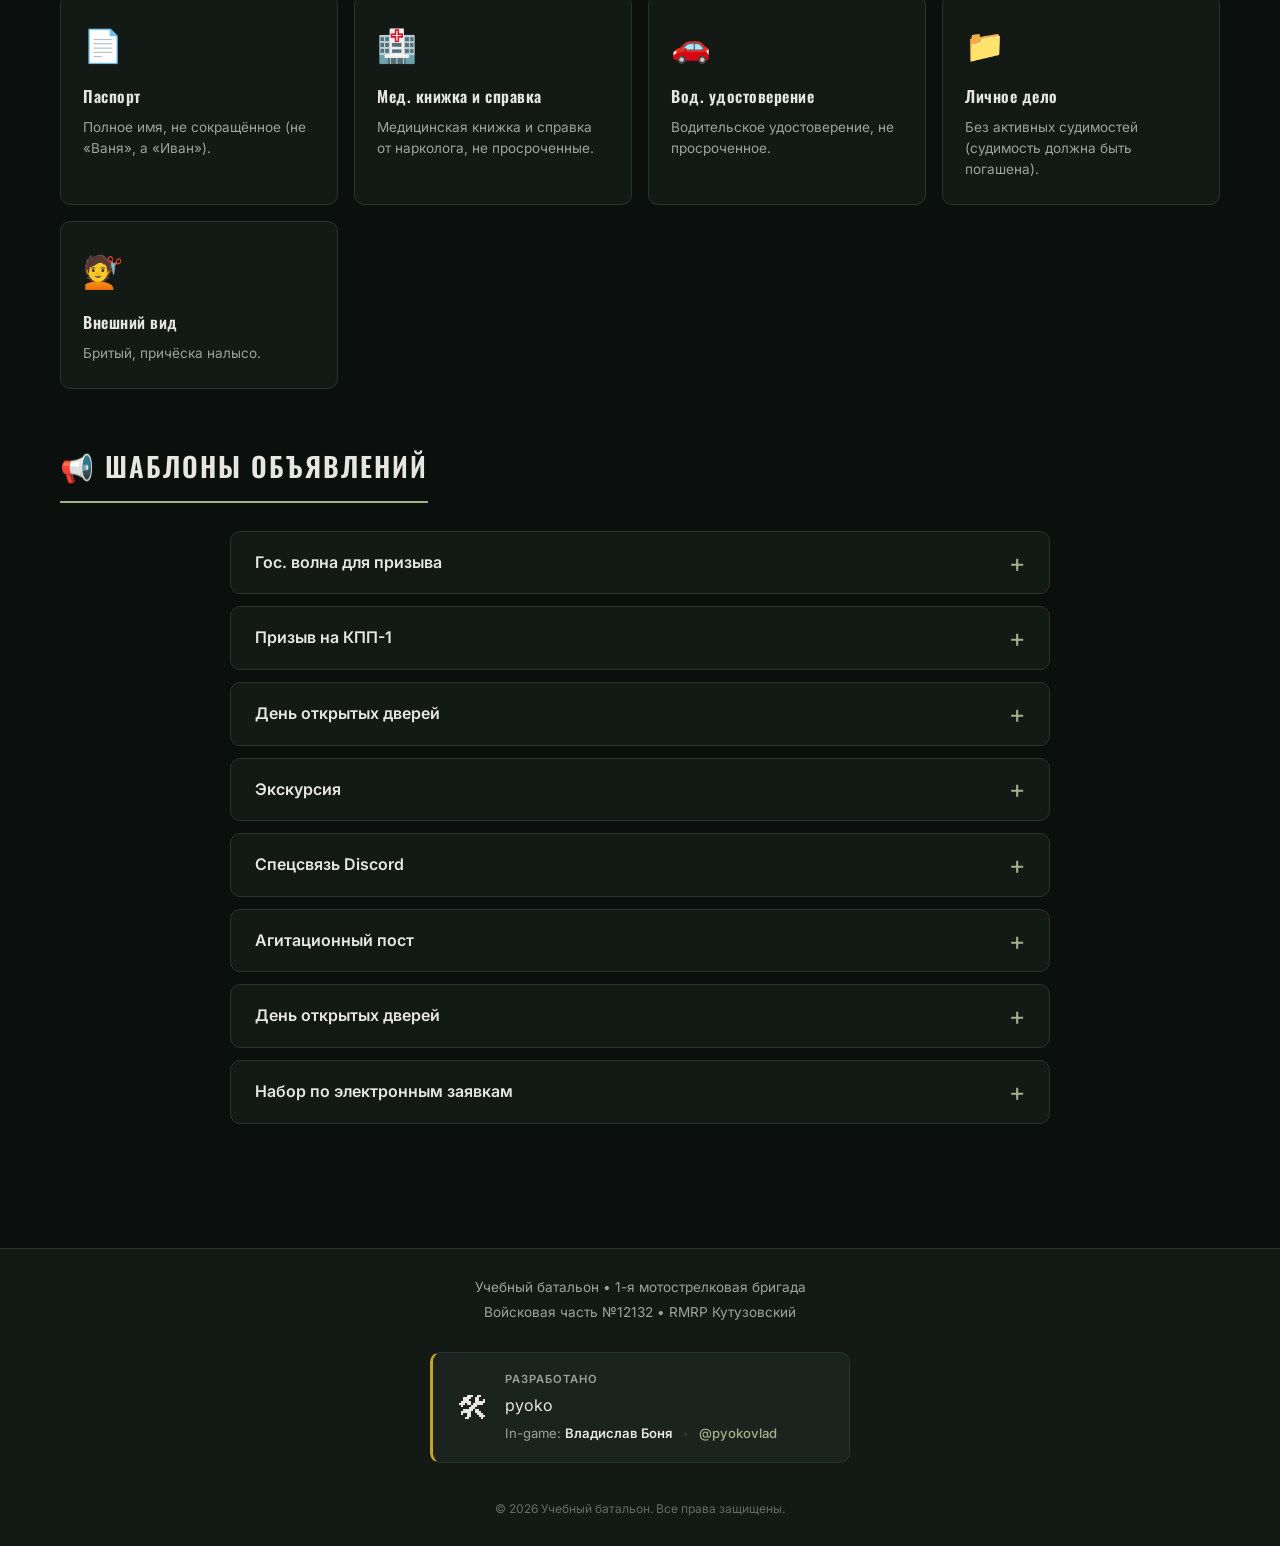
<file: recruitment.html>
<!DOCTYPE html>
<html lang="ru">
<head>
    <!-- Yandex.Metrika counter -->
<script type="text/javascript">
    (function(m,e,t,r,i,k,a){
        m[i]=m[i]||function(){(m[i].a=m[i].a||[]).push(arguments)};
        m[i].l=1*new Date();
        for (var j = 0; j < document.scripts.length; j++) {if (document.scripts[j].src === r) { return; }}
        k=e.createElement(t),a=e.getElementsByTagName(t)[0],k.async=1,k.src=r,a.parentNode.insertBefore(k,a)
    })(window, document,'script','https://mc.yandex.ru/metrika/tag.js?id=111575580', 'ym');

    ym(111575580, 'init', {ssr:true, webvisor:true, clickmap:true, ecommerce:"dataLayer", referrer: document.referrer, url: location.href, accurateTrackBounce:true, trackLinks:true});
</script>
<noscript><div><img src="https://mc.yandex.ru/watch/111575580" style="position:absolute; left:-9999px;" alt="" /></div></noscript>
<!-- /Yandex.Metrika counter -->
    <meta charset="UTF-8">
    <meta name="viewport" content="width=device-width, initial-scale=1.0">
    <title>Призыв | Учебный батальон</title>

    <link rel="preconnect" href="https://fonts.googleapis.com">
    <link rel="preconnect" href="https://fonts.gstatic.com" crossorigin>
    <link href="https://fonts.googleapis.com/css2?family=Oswald:wght@400;500;600;700&family=Inter:wght@400;500;600;700&display=swap" rel="stylesheet">
    <link rel="icon" href="img/logo.png" type="image/png">
    <link rel="stylesheet" href="css/style.css">
</head>
<body>

    
    <header class="header">
        <div class="container header__inner">
            <a href="index.html" class="brand">
                <img src="img/logo.png" alt="Эмблема Учебного батальона" class="brand__logo">
                <div class="brand__text">
                    <span class="brand__title">Учебный батальон</span>
                    <span class="brand__subtitle">1-я мотострелковая бригада • RMRP Кутузовский</span>
                </div>
            </a>

            <div class="search">
                <input
                    type="text"
                    class="search__input"
                    id="searchInput"
                    placeholder="Поиск по сайту..."
                    autocomplete="off"
                >
                <button class="search__clear" id="searchClear" type="button" aria-label="Очистить">x</button>
                <div class="search__results" id="searchResults"></div>
            </div>
            <button class="burger" id="burgerBtn" aria-label="Открыть меню">
                <span></span><span></span><span></span>
            </button>
        </div>
    </header>

    
    <nav class="nav" id="mainNav">
        <div class="container nav__inner">
            <div class="nav__group">
                <span class="nav__group-label">Обучение</span>
                <a href="index.html" class="nav__link">🏠 Главная</a>
                <a href="faq.html" class="nav__link">FAQ стажёру</a>
                <a href="lectures.html" class="nav__link">Лекции и тренировки</a>
                <a href="access.html" class="nav__link">Формы допуска</a>
                <a href="exams.html" class="nav__link">Экзамены</a>
                <a href="reattestation.html" class="nav__link">Переаттестация</a>
            </div>
            <div class="nav__group">
                <span class="nav__group-label">Служба</span>
                <a href="posts.html" class="nav__link">Посты и наряды</a>
                <a href="recruitment.html" class="nav__link active">Призыв</a>
                <a href="reports.html" class="nav__link">Проверка отчётов</a>
                <a href="blacklist.html" class="nav__link">Чёрный список</a>
            </div>
            <div class="nav__group">
                <span class="nav__group-label">Карьера</span>
                <a href="promotion.html" class="nav__link">Система повышения</a>
                <a href="points.html" class="nav__link">Балловая система</a>
            </div>
            <div class="nav__group">
                <span class="nav__group-label">Прочее</span>
                <a href="tools.html" class="nav__link">🛠 Инструменты</a>
                <a href="resources.html" class="nav__link">Ресурсы</a>
            </div>
        </div>
    </nav>

    
    <main class="main">

        
        <section class="page-header">
            <div class="container">
                <h1 class="page-header__title">Призыв</h1>
                <p class="page-header__subtitle">Порядок проведения призыва и требования к призывникам.</p>
            </div>
        </section>

        <div class="container">

            
            <section class="section">
                <h2 class="section__title">🪖 Этапы призыва</h2>

                <div class="steps">
                    <div class="step">
                        <div class="step__number">1</div>
                        <div class="step__content">
                            <h4 class="step__title">Проверка документов</h4>
                            <ul class="step__list">
                                <li>Паспорт — полное имя, не сокращённое</li>
                                <li>Мед. книжка и справка от нарколога — не просрочены</li>
                                <li>Водительское удостоверение — не просрочено</li>
                                <li>Личное дело — без активных судимостей</li>
                                <li>Внешний вид — бритый, причёска налысо</li>
                            </ul>
                        </div>
                    </div>

                    <div class="step">
                        <div class="step__number">2</div>
                        <div class="step__content">
                            <h4 class="step__title">Военно-врачебная комиссия</h4>
                            <p class="step__text">Сопровождение призывников до Мед. роты для прохождения ВВК.</p>
                        </div>
                    </div>

                    <div class="step">
                        <div class="step__number">3</div>
                        <div class="step__content">
                            <h4 class="step__title">Discord и роли</h4>
                            <ul class="step__list">
                                <li>Выдача инструкции Discord</li>
                                <li>Запрос ролей в канале «Получение роли»</li>
                                <li>Выдача ролей</li>
                                <li>Выдача повестки</li>
                            </ul>
                        </div>
                    </div>

                    <div class="step">
                        <div class="step__number">4</div>
                        <div class="step__content">
                            <h4 class="step__title">Сопровождение в часть</h4>
                            <ul class="step__list">
                                <li>Построить призывников в колонны, сформировать колонну из автобусов и машин</li>
                                <li>Усадить призывников в автобус и выехать в воинскую часть</li>
                                <li>По прибытии построить возле красного забора казармы</li>
                                <li>По 5–7 человек сопровождать и переодевать призывников</li>
                                <li>Провести вступительную лекцию</li>
                            </ul>
                        </div>
                    </div>
                </div>

                <div class="info-box" style="margin-top: 24px;">
                    <p>
                        На этом <strong>призыв окончен</strong>. Далее идёт подготовка к Вечерней поверке.
                    </p>
                </div>
            </section>

            
            <section class="section">
                <h2 class="section__title">📄 Требования к документам</h2>
                <div class="doc-grid">

                    <div class="doc-card">
                        <div class="doc-card__icon">📄</div>
                        <h4 class="doc-card__title">Паспорт</h4>
                        <p class="doc-card__text">Полное имя, не сокращённое (не «Ваня», а «Иван»).</p>
                    </div>

                    <div class="doc-card">
                        <div class="doc-card__icon">🏥</div>
                        <h4 class="doc-card__title">Мед. книжка и справка</h4>
                        <p class="doc-card__text">Медицинская книжка и справка от нарколога, не просроченные.</p>
                    </div>

                    <div class="doc-card">
                        <div class="doc-card__icon">🚗</div>
                        <h4 class="doc-card__title">Вод. удостоверение</h4>
                        <p class="doc-card__text">Водительское удостоверение, не просроченное.</p>
                    </div>

                    <div class="doc-card">
                        <div class="doc-card__icon">📁</div>
                        <h4 class="doc-card__title">Личное дело</h4>
                        <p class="doc-card__text">Без активных судимостей (судимость должна быть погашена).</p>
                    </div>

                    <div class="doc-card">
                        <div class="doc-card__icon">💇</div>
                        <h4 class="doc-card__title">Внешний вид</h4>
                        <p class="doc-card__text">Бритый, причёска налысо.</p>
                    </div>

                </div>
            </section>

            
<section class="section">
    <h2 class="section__title">📢 Шаблоны объявлений</h2>

    <div class="faq">

        
        <details class="faq__item">
            <summary class="faq__question">Гос. волна для призыва</summary>
            <div class="faq__answer">
                <p><strong>1-я волна (начало):</strong></p>
                <div class="template-text">
                    Внимание! Уважаемые граждане Москвы и Московской области! Оповещаем Вас о начале призыва
                    молодых мужчин и женщин для прохождения срочной военной службы в рядах ВС РФ. Ожидаем Всех
                    желающих на призывном пункте по адресу: г. Москва, Гвардейский район. К отбору допускаются
                    граждане, способные по своим морально-деловым качествам, физически развитые, в возрасте от 18 лет,
                    не имеющие проблем со здоровьем и татуировок на открытых частях тела, внешний вид: бритая голова
                    и отсутствие растительности на лице. При себе необходимо иметь: Паспорт, Мед. книжку, справку
                    от нарколога, вод. удостоверение, отсутствие судимостей. Время окончания призыва 20:00.
                </div>

                <p style="margin-top: 16px;"><strong>2-я волна (напоминание):</strong></p>
                <div class="template-text">
                    Внимание, Уважаемые жители Москвы! Вооруженные Силы РФ напоминают, что в настоящее время
                    проводится призыв в Гвардейского района. К отбору приглашаются граждане, соответствующие
                    требованиям: обладающие надлежащими морально-деловыми качествами, физически развитые, в возрасте
                    от 18 лет, не имеющие проблемы со здоровьем и татуировок на открытых частях тела, с аккуратным
                    внешним видом - бритая голова, нет растительности на лице. При себе необходимо иметь: Паспорт,
                    Вод. удостоверение, Мед. книжку, справку от нарколога, отсутствие активных судимостей.
                    Не затягивайте с явкой - призыв подходит к концу! Пункт приема работает с 19:30 до 20:00.
                </div>

                <p style="margin-top: 16px;"><strong>3-я волна (завершение):</strong></p>
                <div class="template-text">
                    Внимание, Уважаемые жители Москвы! Сообщаем, что призыв на срочную военную службу в призывном
                    пункте Гвардейского Района г. Москвы завершен. Благодарим Всех, кто явился в установленные сроки
                    и проявил готовность к службе. Граждане, не прошедшие призыв в этот период будут вызваны в рамках
                    следующего призывного цикла в соответствии с законодательством Российской Федерации. Информация
                    о новых сроках будет доведена дополнительно. При себе имейте: Паспорт, Вод. удостоверение,
                    Мед. книжку и справку от нарколога, отсутствие активных судимостей - всё это понадобится
                    при следующем вызове.
                </div>
            </div>
        </details>

        
        <details class="faq__item">
            <summary class="faq__question">Призыв на КПП-1</summary>
            <div class="faq__answer">
                <p><strong>1-я волна (начало):</strong></p>
                <div class="template-text">
                    Внимание! Уважаемые граждане Москвы и Московской области! Оповещаем Вас о начале призыва
                    молодых мужчин и женщин для прохождения срочной военной службы. Ожидаем Всех желающих на КПП №1
                    ВЧ №12132 по адресу: п. Зарайск, ул. Нарвская 15. К отбору допускаются граждане, способные
                    по своим морально-деловым качествам, физически развитые, в возрасте от 18 лет, не имеющие проблем
                    со здоровьем и татуировок на открытых частях тела, внешний вид: бритая голова и отсутствие
                    растительности на лице. При себе необходимо иметь: Паспорт, Мед. книжку, справку от нарколога,
                    вод. удостоверение, отсутствие судимостей. Время окончания призыва 20:00.
                </div>

                <p style="margin-top: 16px;"><strong>2-я волна (напоминание):</strong></p>
                <div class="template-text">
                    Внимание, Уважаемые жители Москвы! Вооруженные Силы РФ напоминают, что в настоящее время
                    проводится призыв в п. Зарайск, ул. Нарвская 15. К отбору приглашаются граждане, соответствующие
                    требованиям: обладающие надлежащими морально-деловыми качествами, физически развитые, в возрасте
                    от 18 лет, не имеющие проблемы со здоровьем и татуировок на открытых частях тела, с аккуратным
                    внешним видом - бритая голова, нет растительности на лице. При себе необходимо иметь: Паспорт,
                    Вод. удостоверение, Мед. книжку, справку от нарколога, отсутствие активных судимостей.
                    Не затягивайте с явкой - призыв подходит к концу! Пункт приема работает с 19:30 до 20:00.
                </div>

                <p style="margin-top: 16px;"><strong>3-я волна (завершение):</strong></p>
                <div class="template-text">
                    Внимание, Уважаемые жители Москвы! Сообщаем, что призыв на срочную военную службу на КПП №1
                    ВЧ №12132 по адресу: п. Зарайск, ул. Нарвская 15 завершён. Благодарим Всех, кто явился
                    в установленные сроки и проявил готовность к службе. Граждане, не прошедшие призыв в этот период
                    будут вызваны в рамках следующего призывного цикла в соответствии с законодательством Российской
                    Федерации. Информация о новых сроках будет доведена дополнительно. При себе имейте: Паспорт,
                    Вод. удостоверение, Мед. книжку и справку от нарколога, отсутствие активных судимостей -
                    всё это понадобится при следующем вызове.
                </div>
            </div>
        </details>

        
        <details class="faq__item">
            <summary class="faq__question">День открытых дверей</summary>
            <div class="faq__answer">
                <p><strong>1-я волна (начало):</strong></p>
                <div class="template-text">
                    Уважаемые граждане г. Москвы и Московской области. В настоящий момент на территории КПП-1
                    1-ой московской мотострелковой бригады (ВЧ №12132) Вооруженных Сил начинается День открытых дверей.
                    Для потенциальных кандидатов на службу иметь при себе полный пакет документов: Мед. справка,
                    мед. книжка, вод. удостоверение, паспорт и личное дело, быть подстриженным и побритым.
                    Будем ждать всех по адресу в п. Зарайск, ул. Нарвская 15. С Уважением, Учебный Батальон.
                </div>

                <p style="margin-top: 16px;"><strong>2-я волна (напоминание):</strong></p>
                <div class="template-text">
                    Уважаемые граждане г. Москвы и Московской области. Напоминаем, в настоящий момент на территории
                    КПП-1 1-ой московской мотострелковой бригады (ВЧ №12132) Вооруженных Сил проходит День открытых
                    дверей. Для потенциальных кандидатов на службу иметь при себе полный пакет документов: Мед. справка,
                    мед. книжка, вод. удостоверение, паспорт и личное дело, быть подстриженным и побритым.
                    Будем ждать всех по адресу в п. Зарайск, ул. Нарвская 15. С Уважением, Учебный Батальон.
                </div>

                <p style="margin-top: 16px;"><strong>3-я волна (завершение):</strong></p>
                <div class="template-text">
                    Внимание, Уважаемые жители Москвы! Сообщаем вам о том, что День открытых дверей в Вооруженных
                    Силах Российской Федерации по Электронным заявкам подходит к своему завершению. Кто не успел
                    прибыть, будем вас ожидать в 19:30 по адресу: г. Москва, Гвардейский район, на призывном пункте.
                    При себе иметь: паспорт, вод. удостоверение, мед. Книжку, справку от нарколога и личное дело!
                </div>
            </div>
        </details>

        
        <details class="faq__item">
            <summary class="faq__question">Экскурсия</summary>
            <div class="faq__answer">
                <div class="template-text">
                    Доброго времени суток, Уважаемые граждане г. Москвы и Московской области. Уведомляем вас,
                    что в 17:30 на территории военкомата по адресу: г. Москва, Гвардейский район объявлен сбор граждан,
                    желающих посетить открытую экскурсию по войсковой части 1-ой московской мотострелковой бригады
                    (ВЧ №12132). При себе полный пакет документов: Мед. справка, мед. книжка, вод. удостоверение,
                    паспорт. С Уважением, Учебный Батальон.
                </div>
            </div>
        </details>

        
        <details class="faq__item">
            <summary class="faq__question">Спецсвязь Discord</summary>
            <div class="faq__answer">
                <div class="template-text">
                    Спец. Связь (Discord). https://discord.gg/R8gZc3x7ut ИЛИ через форум:
                    forum.rmrp.ru -> Кутузовский -> Организации -> Гос. Организации -> Армия и в самом верху будет
                    Спец. Связь (Discord). Заходим, в канал - получение роли, зелёная кнопка ВС РФ, заполняем Фамилию Имя,
                    статик, нажимаем кнопку отправить.
                </div>
            </div>
        </details>

        
        <details class="faq__item">
            <summary class="faq__question">Агитационный пост</summary>
            <div class="faq__answer">
                <p style="margin-top: 16px;"><strong>Перед заступлением на пост:</strong></p>
                <div class="template-text">
                    Доброго времени суток, Уважаемые граждане г. Москвы и Московской области. В настоящий момент на территории КПП-1 1-ой
                    московской мотострелковой бригады (ВЧ №12132) Вооруженных Сил проходит открытая агитация на службу в Вооруженные Силы
                    Российской Федерации. Для потенциальных кандидатов на службу иметь при себе полный пакет документов: Мед. справка, мед.
                    книжка, вод. удостоверение, паспорт и личное дело, быть под стриженым и побритым. Будем ждать всех по адресу в п.
                    Зарайск, ул. Нарвская 15. С Уважением, Учебный Батальон.
                </div>
                <p style="margin-top: 16px;"><strong>Конец агитационного поста:</strong></p>
                <div class="template-text">
                    Внимание, Уважаемые жители Москвы! Сообщаем вам о том, что открытая агитация на службу
                    в Вооруженные Силы Российской Федерации подходит к своему завершению. Кто не успел прибыть,
                    будем вас ожидать в 19:30 по адресу: г. Москва, Гвардейский район, на призывном пункте.
                    При себе иметь: паспорт, вод. удостоверение, мед. Книжку, справку от нарколога и личное дело!
                </div>
            </div>
        </details>

        <details class="faq__item">
            <summary class="faq__question">День открытых дверей</summary>
            <div class="faq__answer">
                <p><strong>Начало:</strong></p>
                <div class="template-text">
                    Уважаемые граждане г. Москвы и Московской области. В настоящий момент на территории КПП-1
                    1-ой московской мотострелковой бригады (ВЧ №12132) Вооруженных Сил начинается День открытых дверей.
                    Для потенциальных кандидатов на службу иметь при себе полный пакет документов: Мед. справка,
                    мед. книжка, вод. удостоверение, паспорт и личное дело, быть подстриженным и побритым.
                    Будем ждать всех по адресу в п. Зарайск, ул. Нарвская 15. С Уважением, Учебный Батальон.
                </div>

                <p style="margin-top: 16px;"><strong>2-я волна (напоминание):</strong></p>
                <div class="template-text">
                    Уважаемые граждане г. Москвы и Московской области. Напоминаем, в настоящий момент на территории
                    КПП-1 1-ой московской мотострелковой бригады (ВЧ №12132) Вооруженных Сил проходит День открытых
                    дверей. Для потенциальных кандидатов на службу иметь при себе полный пакет документов: Мед. справка,
                    мед. книжка, вод. удостоверение, паспорт и личное дело, быть подстриженным и побритым.
                    Будем ждать всех по адресу в п. Зарайск, ул. Нарвская 15. С Уважением, Учебный Батальон.
                </div>

                <p style="margin-top: 16px;"><strong>3-я волна (завершение):</strong></p>
                <div class="template-text">
                    Внимание, Уважаемые жители Москвы! Сообщаем вам о том, что День открытых дверей в Вооруженных
                    Силах Российской Федерации по Электронным заявкам подходит к своему завершению. Кто не успел
                    прибыть, будем вас ожидать в 19:30 по адресу: г. Москва, Гвардейский район, на призывном пункте.
                    При себе иметь: паспорт, вод. удостоверение, мед. Книжку, справку от нарколога и личное дело!
                </div>
            </div>
        </details>
        
        

        
        <details class="faq__item">
            <summary class="faq__question">Набор по электронным заявкам</summary>
            <div class="faq__answer">
                <div class="template-text">
                    Доброго времени суток, Уважаемые граждане г. Москвы и Московской области. В настоящий момент
                    на территории КПП-1 1-ой московской мотострелковой бригады (ВЧ №12132) Вооруженных Сил проходит
                    набор на службу в Вооруженные Силы Российской Федерации по Электронным заявкам. Для потенциальных
                    кандидатов на службу иметь при себе полный пакет документов: Мед. справка, мед. книжка,
                    вод. удостоверение, паспорт и личное дело, быть подстриженным и побритым. Будем ждать всех
                    по адресу в п. Зарайск, ул. Нарвская 15. Продлится до 17:00. С Уважением, Руководство
                    Учебного Батальона.
                </div>
            </div>
        </details>

    </div>
</section>

        </div>
    </main>

    
    
    <footer class="footer">
        <div class="container footer__inner">

            <div class="footer__unit">
                <p class="footer__line">Учебный батальон • 1-я мотострелковая бригада</p>
                <p class="footer__line">Войсковая часть №12132 • RMRP Кутузовский</p>
            </div>
            
            <div class="footer__developer">
                <div class="footer__developer-icon">
                    🛠
                </div>
                <div class="footer__developer-info">
                    <span class="footer__developer-label">Разработано</span>
                    <div class="footer__developer-name">pyoko</div>
                    <div class="footer__developer-meta">
                        <span>In-game: <strong>Владислав Боня</strong></span>
                        <span class="footer__developer-divider">•</span>
                        <a href="https://discord.com/users/pyokovlad" target="_blank" class="footer__developer-contact">@pyokovlad</a>
                    </div>
                </div>
            </div>
            <p class="footer__copy">© 2026 Учебный батальон. Все права защищены.</p>
        </div>
    </footer>

    <script src="js/script.js"></script>
</body>
</html>
</file>
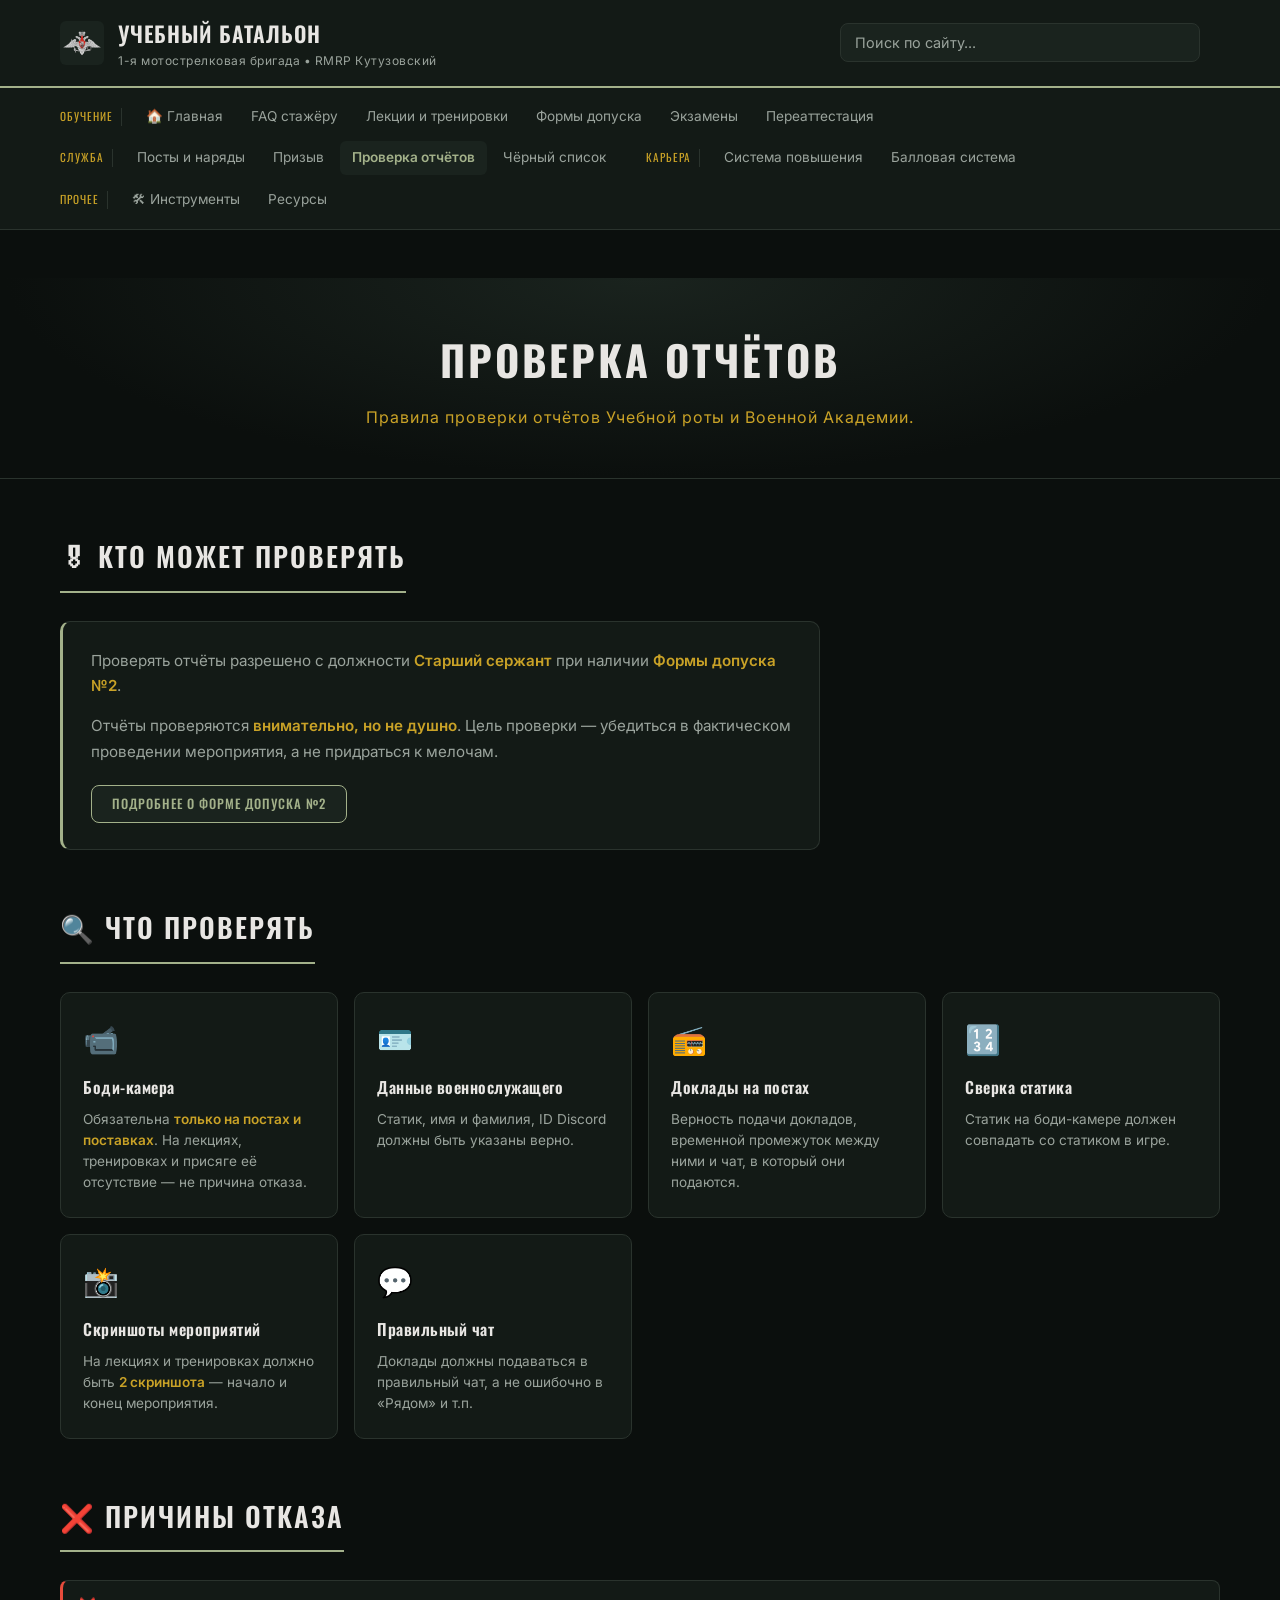
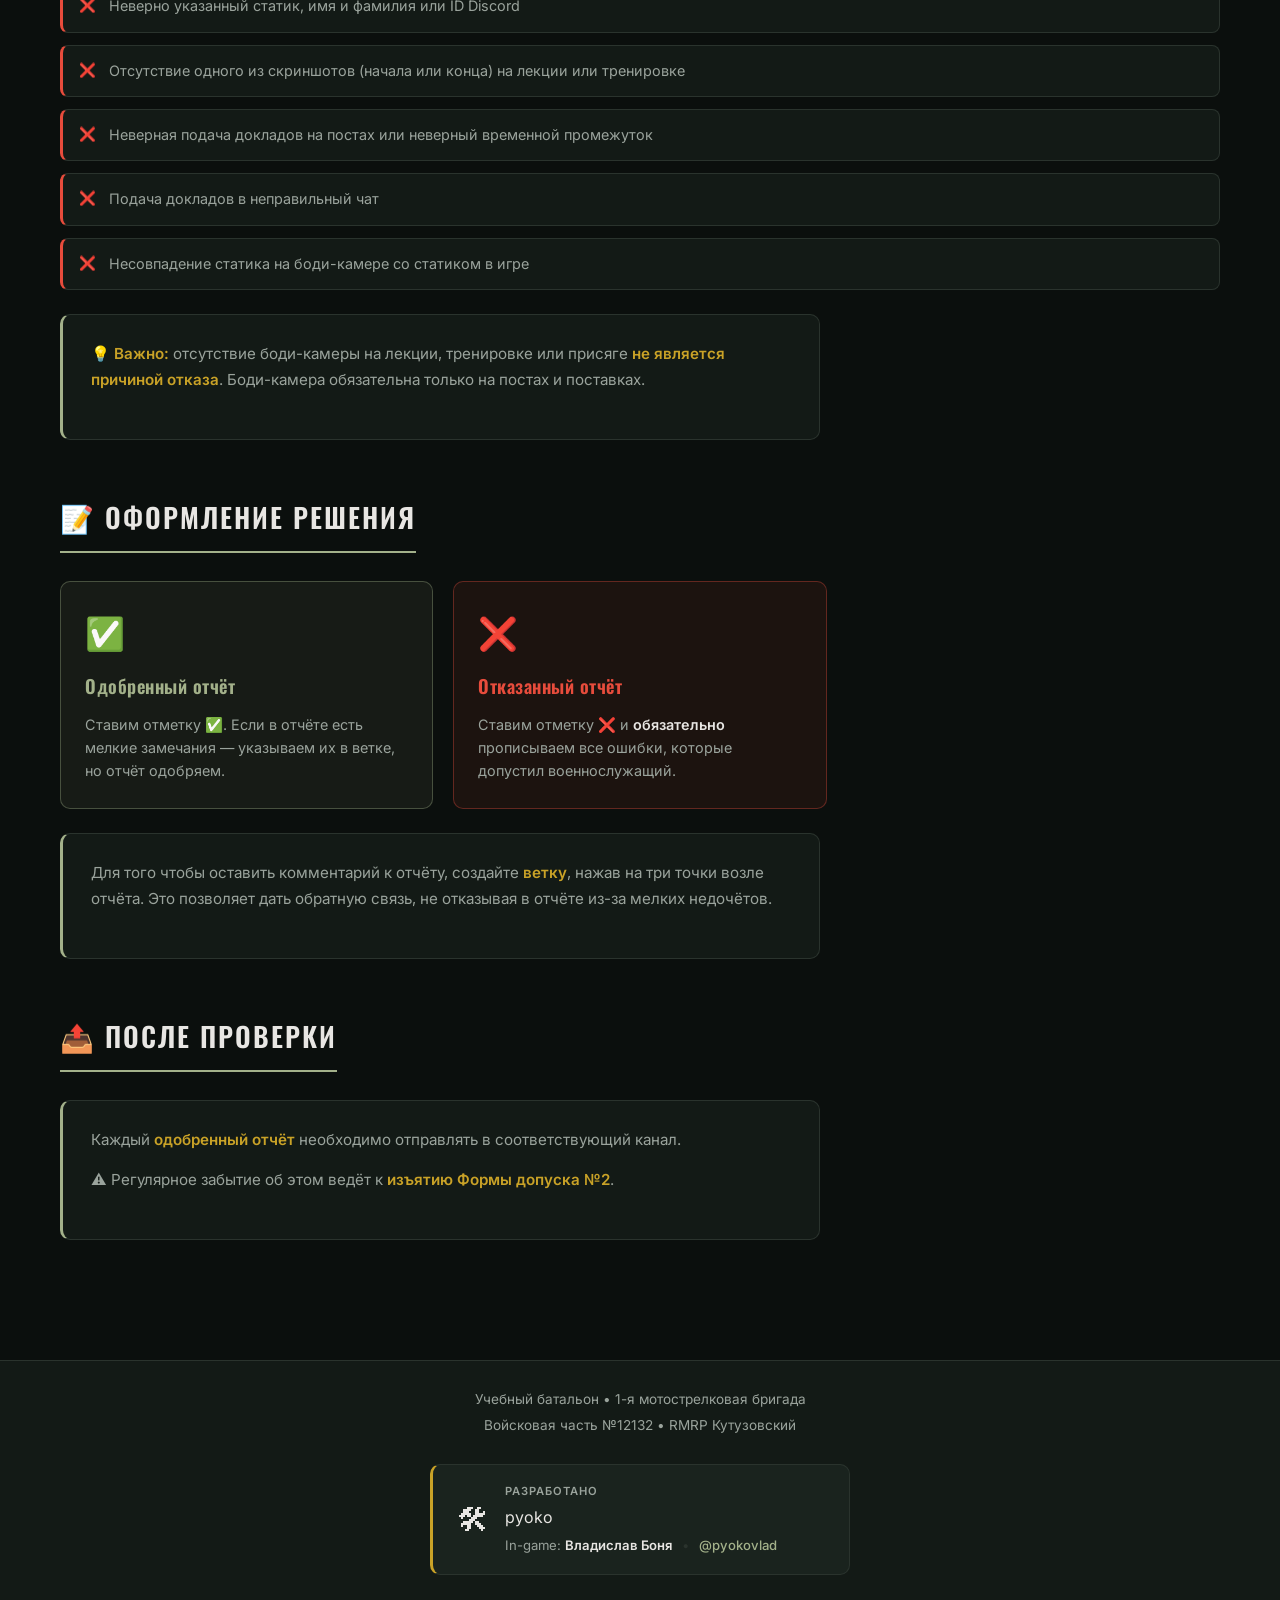
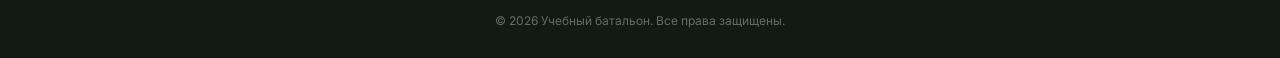
<file: reports.html>
<!DOCTYPE html>
<html lang="ru">
<head>
    <script type="text/javascript">
    (function(m,e,t,r,i,k,a){
        m[i]=m[i]||function(){(m[i].a=m[i].a||[]).push(arguments)};
        m[i].l=1*new Date();
        for (var j = 0; j < document.scripts.length; j++) {if (document.scripts[j].src === r) { return; }}
        k=e.createElement(t),a=e.getElementsByTagName(t)[0],k.async=1,k.src=r,a.parentNode.insertBefore(k,a)
    })(window, document,'script','https://mc.yandex.ru/metrika/tag.js?id=111575580', 'ym');

    ym(111575580, 'init', {ssr:true, webvisor:true, clickmap:true, ecommerce:"dataLayer", referrer: document.referrer, url: location.href, accurateTrackBounce:true, trackLinks:true});
</script>
<noscript><div><img src="https://mc.yandex.ru/watch/111575580" style="position:absolute; left:-9999px;" alt="" /></div></noscript>
<!-- /Yandex.Metrika counter -->
    <meta charset="UTF-8">
    <meta name="viewport" content="width=device-width, initial-scale=1.0">
    <title>Проверка отчётов | Учебный батальон</title>

    <link rel="preconnect" href="https://fonts.googleapis.com">
    <link rel="preconnect" href="https://fonts.gstatic.com" crossorigin>
    <link href="https://fonts.googleapis.com/css2?family=Oswald:wght@400;500;600;700&family=Inter:wght@400;500;600;700&display=swap" rel="stylesheet">
    <link rel="icon" href="img/logo.png" type="image/png">
    <link rel="stylesheet" href="css/style.css">
</head>
<body>

    
    <header class="header">
        <div class="container header__inner">
            <a href="index.html" class="brand">
                <img src="img/logo.png" alt="Эмблема Учебного батальона" class="brand__logo">
                <div class="brand__text">
                    <span class="brand__title">Учебный батальон</span>
                    <span class="brand__subtitle">1-я мотострелковая бригада • RMRP Кутузовский</span>
                </div>
            </a>

            <div class="search">
                <input
                    type="text"
                    class="search__input"
                    id="searchInput"
                    placeholder="Поиск по сайту..."
                    autocomplete="off"
                >
                <button class="search__clear" id="searchClear" type="button" aria-label="Очистить">x</button>
                <div class="search__results" id="searchResults"></div>
            </div>
            <button class="burger" id="burgerBtn" aria-label="Открыть меню">
                <span></span><span></span><span></span>
            </button>
        </div>
    </header>

    
    <nav class="nav" id="mainNav">
        <div class="container nav__inner">
            <div class="nav__group">
                <span class="nav__group-label">Обучение</span>
                <a href="index.html" class="nav__link">🏠 Главная</a>
                <a href="faq.html" class="nav__link">FAQ стажёру</a>
                <a href="lectures.html" class="nav__link">Лекции и тренировки</a>
                <a href="access.html" class="nav__link">Формы допуска</a>
                <a href="exams.html" class="nav__link">Экзамены</a>
                <a href="reattestation.html" class="nav__link">Переаттестация</a>
            </div>
            <div class="nav__group">
                <span class="nav__group-label">Служба</span>
                <a href="posts.html" class="nav__link">Посты и наряды</a>
                <a href="recruitment.html" class="nav__link">Призыв</a>
                <a href="reports.html" class="nav__link active">Проверка отчётов</a>
                <a href="blacklist.html" class="nav__link">Чёрный список</a>
            </div>
            <div class="nav__group">
                <span class="nav__group-label">Карьера</span>
                <a href="promotion.html" class="nav__link">Система повышения</a>
                <a href="points.html" class="nav__link">Балловая система</a>
            </div>
            <div class="nav__group">
                <span class="nav__group-label">Прочее</span>
                <a href="tools.html" class="nav__link">🛠 Инструменты</a>
                <a href="resources.html" class="nav__link">Ресурсы</a>
            </div>
        </div>
    </nav>

    
    <main class="main">

        
        <section class="page-header">
            <div class="container">
                <h1 class="page-header__title">Проверка отчётов</h1>
                <p class="page-header__subtitle">Правила проверки отчётов Учебной роты и Военной Академии.</p>
            </div>
        </section>

        <div class="container">

            
            <section class="section">
                <h2 class="section__title">🎖 Кто может проверять</h2>
                <div class="info-box">
                    <p>
                        Проверять отчёты разрешено с должности <strong>Старший сержант</strong>
                        при наличии <strong>Формы допуска №2</strong>.
                    </p>
                    <p>
                        Отчёты проверяются <strong>внимательно, но не душно</strong>. Цель проверки —
                        убедиться в фактическом проведении мероприятия, а не придраться к мелочам.
                    </p>
                    <a href="access.html" class="btn btn--small">Подробнее о Форме допуска №2</a>
                </div>
            </section>

            
            <section class="section">
                <h2 class="section__title">🔍 Что проверять</h2>
                <div class="check-grid">

                    <div class="check-card">
                        <div class="check-card__icon">📹</div>
                        <h4 class="check-card__title">Боди-камера</h4>
                        <p class="check-card__text">
                            Обязательна <strong>только на постах и поставках</strong>.
                            На лекциях, тренировках и присяге её отсутствие — не причина отказа.
                        </p>
                    </div>

                    <div class="check-card">
                        <div class="check-card__icon">🪪</div>
                        <h4 class="check-card__title">Данные военнослужащего</h4>
                        <p class="check-card__text">
                            Статик, имя и фамилия, ID Discord должны быть указаны верно.
                        </p>
                    </div>

                    <div class="check-card">
                        <div class="check-card__icon">📻</div>
                        <h4 class="check-card__title">Доклады на постах</h4>
                        <p class="check-card__text">
                            Верность подачи докладов, временной промежуток между ними
                            и чат, в который они подаются.
                        </p>
                    </div>

                    <div class="check-card">
                        <div class="check-card__icon">🔢</div>
                        <h4 class="check-card__title">Сверка статика</h4>
                        <p class="check-card__text">
                            Статик на боди-камере должен совпадать со статиком в игре.
                        </p>
                    </div>

                    <div class="check-card">
                        <div class="check-card__icon">📸</div>
                        <h4 class="check-card__title">Скриншоты мероприятий</h4>
                        <p class="check-card__text">
                            На лекциях и тренировках должно быть <strong>2 скриншота</strong> —
                            начало и конец мероприятия.
                        </p>
                    </div>

                    <div class="check-card">
                        <div class="check-card__icon">💬</div>
                        <h4 class="check-card__title">Правильный чат</h4>
                        <p class="check-card__text">
                            Доклады должны подаваться в правильный чат, а не ошибочно в «Рядом» и т.п.
                        </p>
                    </div>

                </div>
            </section>

            
            <section class="section">
                <h2 class="section__title">❌ Причины отказа</h2>
                <ul class="refusal-list">
                    <li>Неверно указанный статик, имя и фамилия или ID Discord</li>
                    <li>Отсутствие одного из скриншотов (начала или конца) на лекции или тренировке</li>
                    <li>Неверная подача докладов на постах или неверный временной промежуток</li>
                    <li>Подача докладов в неправильный чат</li>
                    <li>Несовпадение статика на боди-камере со статиком в игре</li>
                </ul>

                <div class="info-box" style="margin-top: 24px;">
                    <p>
                        💡 <strong>Важно:</strong> отсутствие боди-камеры на лекции, тренировке или присяге
                        <strong>не является причиной отказа</strong>. Боди-камера обязательна только на постах и поставках.
                    </p>
                </div>
            </section>

            
            <section class="section">
                <h2 class="section__title">📝 Оформление решения</h2>
                <div class="decision-grid">

                    <div class="decision-block decision-block--approve">
                        <div class="decision-block__icon">✅</div>
                        <h4 class="decision-block__title">Одобренный отчёт</h4>
                        <p class="decision-block__text">
                            Ставим отметку <strong>✅</strong>. Если в отчёте есть мелкие замечания —
                            указываем их в ветке, но отчёт одобряем.
                        </p>
                    </div>

                    <div class="decision-block decision-block--refuse">
                        <div class="decision-block__icon">❌</div>
                        <h4 class="decision-block__title">Отказанный отчёт</h4>
                        <p class="decision-block__text">
                            Ставим отметку <strong>❌</strong> и <strong>обязательно</strong> прописываем
                            все ошибки, которые допустил военнослужащий.
                        </p>
                    </div>

                </div>

                <div class="info-box" style="margin-top: 24px;">
                    <p>
                        Для того чтобы оставить комментарий к отчёту, создайте <strong>ветку</strong>,
                        нажав на три точки возле отчёта. Это позволяет дать обратную связь,
                        не отказывая в отчёте из-за мелких недочётов.
                    </p>
                </div>
            </section>

            
            <section class="section">
                <h2 class="section__title">📤 После проверки</h2>
                <div class="info-box">
                    <p>
                        Каждый <strong>одобренный отчёт</strong> необходимо отправлять в соответствующий канал.
                    </p>
                    <p>
                        ⚠ Регулярное забытие об этом ведёт к <strong>изъятию Формы допуска №2</strong>.
                    </p>
                </div>
            </section>

        </div>
    </main>

    
    
    <footer class="footer">
        <div class="container footer__inner">

            <div class="footer__unit">
                <p class="footer__line">Учебный батальон • 1-я мотострелковая бригада</p>
                <p class="footer__line">Войсковая часть №12132 • RMRP Кутузовский</p>
            </div>
            
            <div class="footer__developer">
                <div class="footer__developer-icon">
                    🛠
                </div>
                <div class="footer__developer-info">
                    <span class="footer__developer-label">Разработано</span>
                    <div class="footer__developer-name">pyoko</div>
                    <div class="footer__developer-meta">
                        <span>In-game: <strong>Владислав Боня</strong></span>
                        <span class="footer__developer-divider">•</span>
                        <a href="#" target="_blank" class="footer__developer-contact">@pyokovlad</a>
                    </div>
                </div>
            </div>
            <p class="footer__copy">© 2026 Учебный батальон. Все права защищены.</p>
        </div>
    </footer>

    <script src="js/script.js"></script>
</body>
</html>
</file>
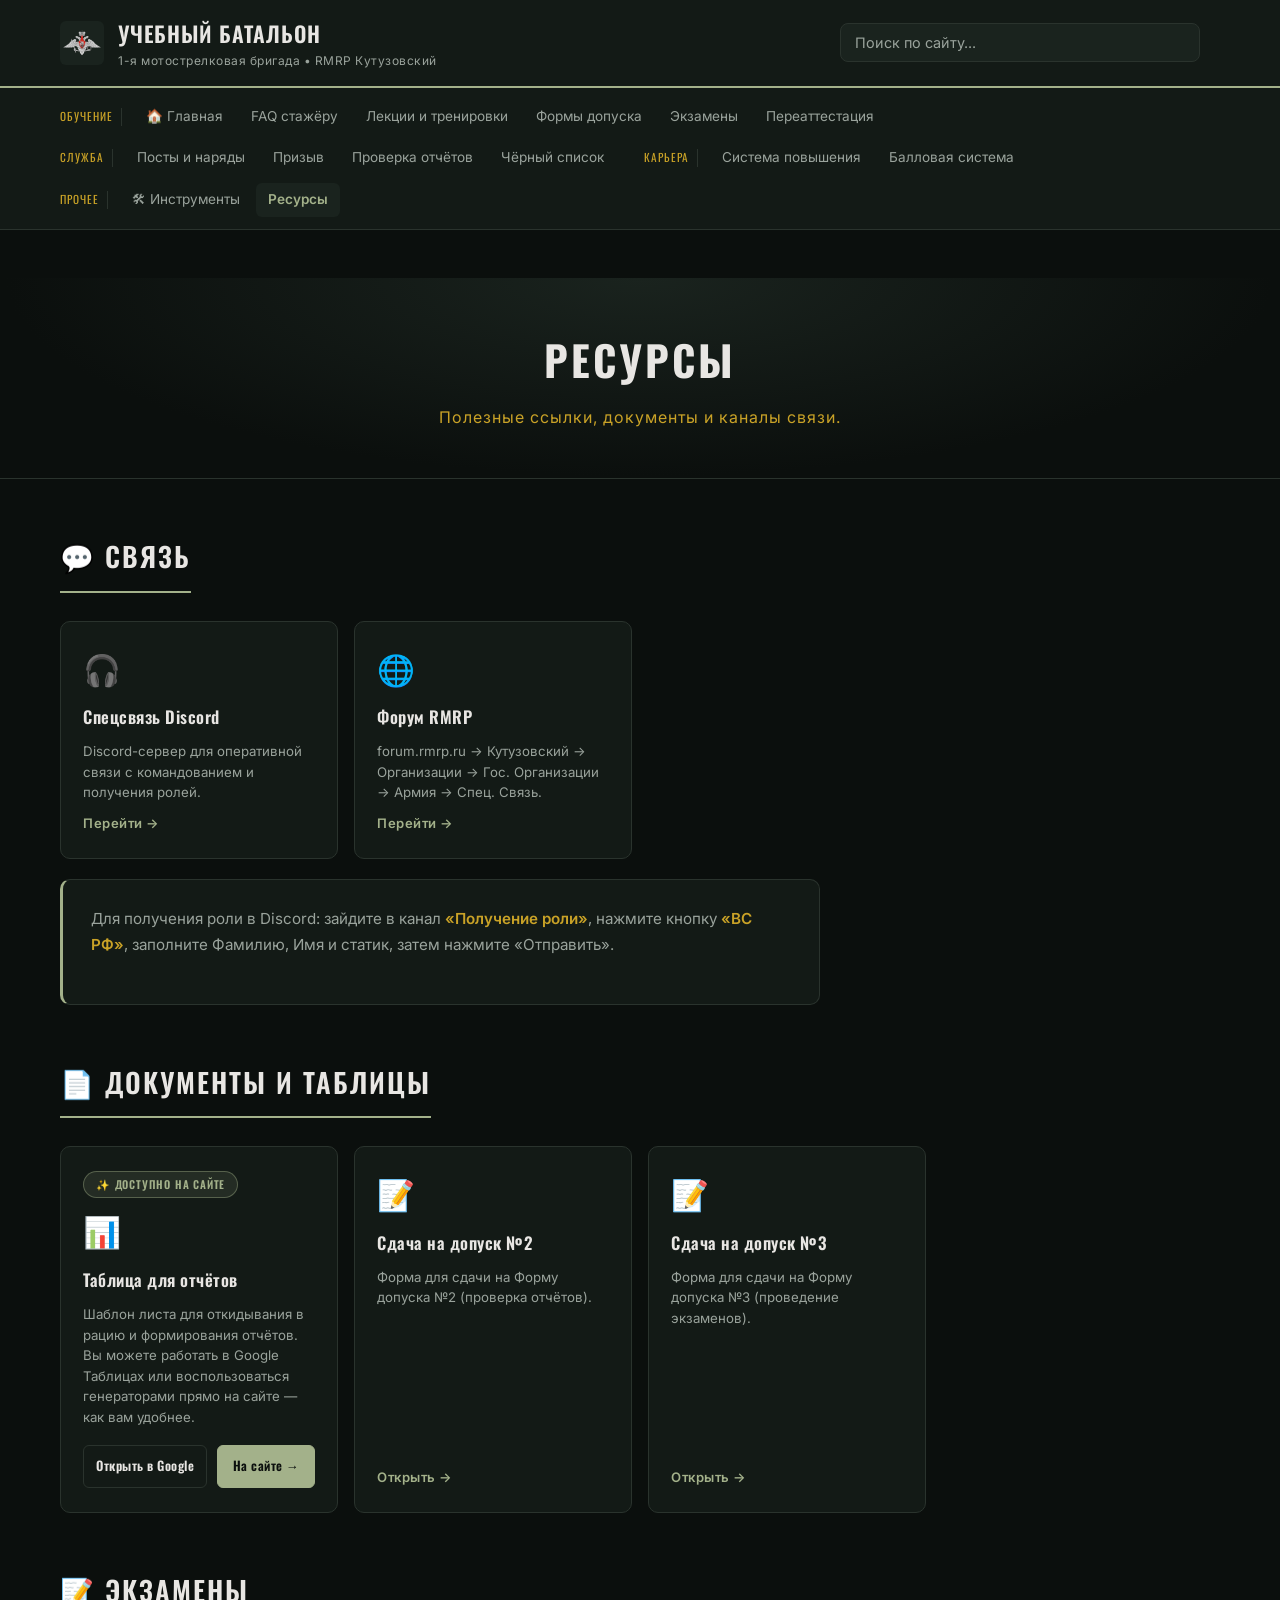
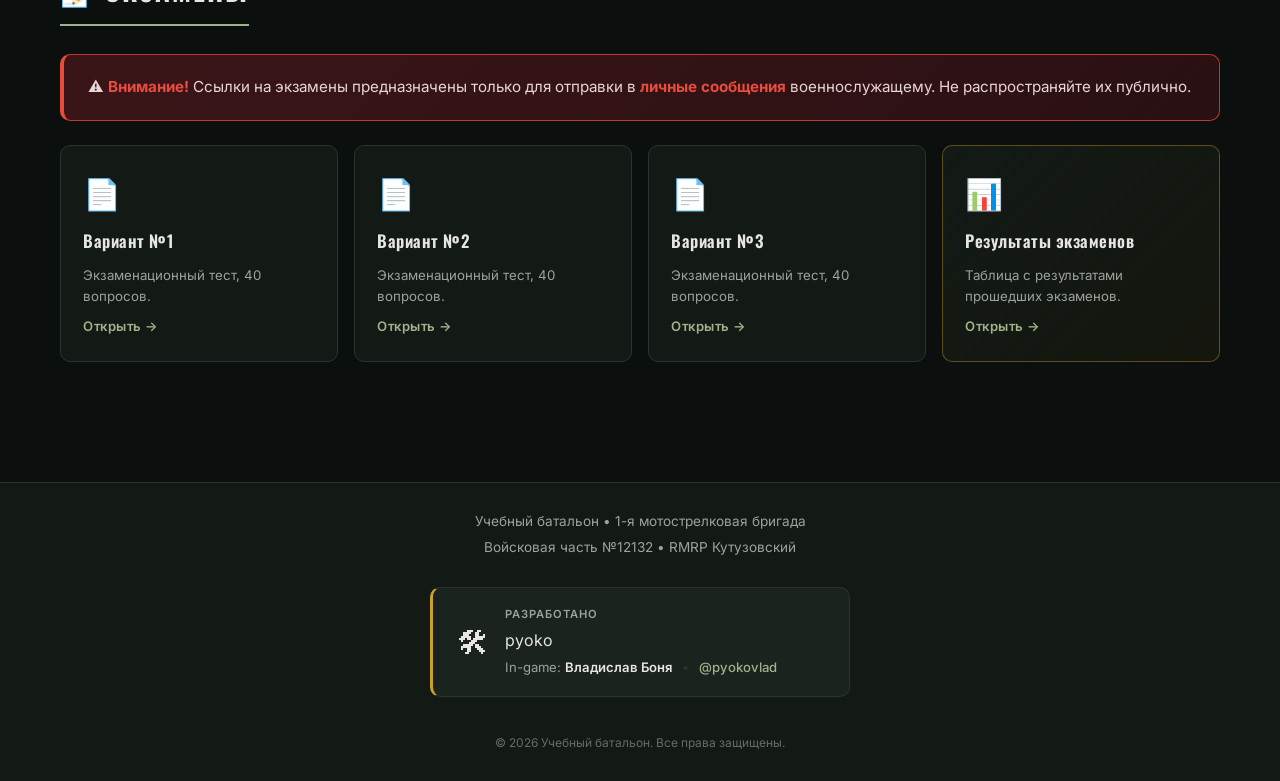
<file: resources.html>
<!DOCTYPE html>
<html lang="ru">
<head>
    <script type="text/javascript">
    (function(m,e,t,r,i,k,a){
        m[i]=m[i]||function(){(m[i].a=m[i].a||[]).push(arguments)};
        m[i].l=1*new Date();
        for (var j = 0; j < document.scripts.length; j++) {if (document.scripts[j].src === r) { return; }}
        k=e.createElement(t),a=e.getElementsByTagName(t)[0],k.async=1,k.src=r,a.parentNode.insertBefore(k,a)
    })(window, document,'script','https://mc.yandex.ru/metrika/tag.js?id=111575580', 'ym');

    ym(111575580, 'init', {ssr:true, webvisor:true, clickmap:true, ecommerce:"dataLayer", referrer: document.referrer, url: location.href, accurateTrackBounce:true, trackLinks:true});
</script>
<noscript><div><img src="https://mc.yandex.ru/watch/111575580" style="position:absolute; left:-9999px;" alt="" /></div></noscript>
<!-- /Yandex.Metrika counter -->
    <meta charset="UTF-8">
    <meta name="viewport" content="width=device-width, initial-scale=1.0">
    <title>Ресурсы | Учебный батальон</title>

    <link rel="preconnect" href="https://fonts.googleapis.com">
    <link rel="preconnect" href="https://fonts.gstatic.com" crossorigin>
    <link href="https://fonts.googleapis.com/css2?family=Oswald:wght@400;500;600;700&family=Inter:wght@400;500;600;700&display=swap" rel="stylesheet">
    <link rel="icon" href="img/logo.png" type="image/png">
    <link rel="stylesheet" href="css/style.css">
</head>
<body>

    
    <header class="header">
        <div class="container header__inner">
            <a href="index.html" class="brand">
                <img src="img/logo.png" alt="Эмблема Учебного батальона" class="brand__logo">
                <div class="brand__text">
                    <span class="brand__title">Учебный батальон</span>
                    <span class="brand__subtitle">1-я мотострелковая бригада • RMRP Кутузовский</span>
                </div>
            </a>

            <div class="search">
                <input
                    type="text"
                    class="search__input"
                    id="searchInput"
                    placeholder="Поиск по сайту..."
                    autocomplete="off"
                >
                <button class="search__clear" id="searchClear" type="button" aria-label="Очистить">x</button>
                <div class="search__results" id="searchResults"></div>
            </div>
            <button class="burger" id="burgerBtn" aria-label="Открыть меню">
                <span></span><span></span><span></span>
            </button>
        </div>
    </header>

    
    <nav class="nav" id="mainNav">
        <div class="container nav__inner">
            <div class="nav__group">
                <span class="nav__group-label">Обучение</span>
                <a href="index.html" class="nav__link">🏠 Главная</a>
                <a href="faq.html" class="nav__link">FAQ стажёру</a>
                <a href="lectures.html" class="nav__link">Лекции и тренировки</a>
                <a href="access.html" class="nav__link">Формы допуска</a>
                <a href="exams.html" class="nav__link">Экзамены</a>
                <a href="reattestation.html" class="nav__link">Переаттестация</a>
            </div>
            <div class="nav__group">
                <span class="nav__group-label">Служба</span>
                <a href="posts.html" class="nav__link">Посты и наряды</a>
                <a href="recruitment.html" class="nav__link">Призыв</a>
                <a href="reports.html" class="nav__link">Проверка отчётов</a>
                <a href="blacklist.html" class="nav__link">Чёрный список</a>
            </div>
            <div class="nav__group">
                <span class="nav__group-label">Карьера</span>
                <a href="promotion.html" class="nav__link">Система повышения</a>
                <a href="points.html" class="nav__link">Балловая система</a>
            </div>
            <div class="nav__group">
                <span class="nav__group-label">Прочее</span>
                <a href="tools.html" class="nav__link">🛠 Инструменты</a>
                <a href="resources.html" class="nav__link active">Ресурсы</a>
            </div>
        </div>
    </nav>

    
    <main class="main">

        
        <section class="page-header">
            <div class="container">
                <h1 class="page-header__title">Ресурсы</h1>
                <p class="page-header__subtitle">Полезные ссылки, документы и каналы связи.</p>
            </div>
        </section>

        <div class="container">

            
            <section class="section">
                <h2 class="section__title">💬 Связь</h2>
                <div class="resource-grid">

                    <a href="https://discord.gg/R8gZc3x7ut" target="_blank" class="resource-card">
                        <div class="resource-card__icon">🎧</div>
                        <h4 class="resource-card__title">Спецсвязь Discord</h4>
                        <p class="resource-card__desc">
                            Discord-сервер для оперативной связи с командованием и получения ролей.
                        </p>
                        <span class="resource-card__link">Перейти →</span>
                    </a>

                    <a href="https://forum.rmrp.ru" target="_blank" class="resource-card">
                        <div class="resource-card__icon">🌐</div>
                        <h4 class="resource-card__title">Форум RMRP</h4>
                        <p class="resource-card__desc">
                            forum.rmrp.ru → Кутузовский → Организации → Гос. Организации → Армия → Спец. Связь.
                        </p>
                        <span class="resource-card__link">Перейти →</span>
                    </a>

                </div>

                <div class="info-box" style="margin-top: 20px;">
                    <p>
                        Для получения роли в Discord: зайдите в канал <strong>«Получение роли»</strong>,
                        нажмите кнопку <strong>«ВС РФ»</strong>, заполните Фамилию, Имя и статик,
                        затем нажмите «Отправить».
                    </p>
                </div>
            </section>

            
            <section class="section">
                <h2 class="section__title">📄 Документы и таблицы</h2>
                <div class="resource-grid">

                    
                    <div class="resource-card resource-card--static">
                        <span class="resource-card__badge">✨ Доступно на сайте</span>
                        <div class="resource-card__icon">📊</div>
                        <h4 class="resource-card__title">Таблица для отчётов</h4>
                        <p class="resource-card__desc">
                            Шаблон листа для откидывания в рацию и формирования отчётов.
                            Вы можете работать в Google Таблицах или воспользоваться
                            генераторами прямо на сайте — как вам удобнее.
                        </p>
                        <div class="resource-card__actions">
                            <a href="https://docs.google.com/spreadsheets/d/1oQID8GU-zjJfqJiRzWwIitZSztLmWnSj6x_WUTZx4FU/edit"
                                target="_blank" class="resource-card__btn">
                                Открыть в Google
                            </a>
                            <a href="tools.html" class="resource-card__btn resource-card__btn--accent">
                                На сайте →
                            </a>
                        </div>
                    </div>

                    <a href="https://docs.google.com/forms/d/e/1FAIpQLSc1mubwVlGG3bKGA7rMgN6jAyM0IfJm-0R8HkZyYmWvOc7ViA/viewform"
                        target="_blank" class="resource-card">
                        <div class="resource-card__icon">📝</div>
                        <h4 class="resource-card__title">Сдача на допуск №2</h4>
                        <p class="resource-card__desc">
                            Форма для сдачи на Форму допуска №2 (проверка отчётов).
                        </p>
                        <span class="resource-card__link">Открыть →</span>
                    </a>

                    <a href="https://docs.google.com/forms/d/e/1FAIpQLSf_Vf9tO0Z27Of4yFQCGpBoKPguCtJFKDScznMhPJBxgLlDAA/viewform"
                        target="_blank" class="resource-card">
                        <div class="resource-card__icon">📝</div>
                        <h4 class="resource-card__title">Сдача на допуск №3</h4>
                        <p class="resource-card__desc">
                            Форма для сдачи на Форму допуска №3 (проведение экзаменов).
                        </p>
                        <span class="resource-card__link">Открыть →</span>
                    </a>

                </div>
            </section>
            

            
            <section class="section">
                <h2 class="section__title">📝 Экзамены</h2>

                <div class="warning-box">
                    <p>
                        ⚠ <strong>Внимание!</strong> Ссылки на экзамены предназначены только для отправки
                        в <strong>личные сообщения</strong> военнослужащему. Не распространяйте их публично.
                    </p>
                </div>

                <div class="resource-grid" style="margin-top: 20px;">

                    <a href="https://docs.google.com/forms/d/e/1FAIpQLSet44QRnRoix9zlWorGxlLkmaYvX33KgKxOjG-ZppcvohVXiw/viewform" target="_blank" class="resource-card">
                        <div class="resource-card__icon">📄</div>
                        <h4 class="resource-card__title">Вариант №1</h4>
                        <p class="resource-card__desc">Экзаменационный тест, 40 вопросов.</p>
                        <span class="resource-card__link">Открыть →</span>
                    </a>

                    <a href="https://docs.google.com/forms/d/e/1FAIpQLScDO7zkkzEQ1R2wamWuMKWCphAoELYvXCxt80NYXw15z94Bwg/viewform" target="_blank" class="resource-card">
                        <div class="resource-card__icon">📄</div>
                        <h4 class="resource-card__title">Вариант №2</h4>
                        <p class="resource-card__desc">Экзаменационный тест, 40 вопросов.</p>
                        <span class="resource-card__link">Открыть →</span>
                    </a>

                    <a href="https://docs.google.com/forms/d/e/1FAIpQLSdng138qDY_aF_15mpkR-7y3SQDTETVCI8K8BHaK6PjupdFpg/viewform" target="_blank" class="resource-card">
                        <div class="resource-card__icon">📄</div>
                        <h4 class="resource-card__title">Вариант №3</h4>
                        <p class="resource-card__desc">Экзаменационный тест, 40 вопросов.</p>
                        <span class="resource-card__link">Открыть →</span>
                    </a>

                    <a href="https://docs.google.com/spreadsheets/d/1Ufu5gr1o_AMZWKh3dMVCrEqyl7AKAGyRcD8GKGH-nNg/edit" target="_blank" class="resource-card resource-card--gold">
                        <div class="resource-card__icon">📊</div>
                        <h4 class="resource-card__title">Результаты экзаменов</h4>
                        <p class="resource-card__desc">Таблица с результатами прошедших экзаменов.</p>
                        <span class="resource-card__link">Открыть →</span>
                    </a>

                </div>
            </section>

        </div>
    </main>

    
    
    <footer class="footer">
        <div class="container footer__inner">

            <div class="footer__unit">
                <p class="footer__line">Учебный батальон • 1-я мотострелковая бригада</p>
                <p class="footer__line">Войсковая часть №12132 • RMRP Кутузовский</p>
            </div>
            
            <div class="footer__developer">
                <div class="footer__developer-icon">
                    🛠
                </div>
                <div class="footer__developer-info">
                    <span class="footer__developer-label">Разработано</span>
                    <div class="footer__developer-name">pyoko</div>
                    <div class="footer__developer-meta">
                        <span>In-game: <strong>Владислав Боня</strong></span>
                        <span class="footer__developer-divider">•</span>
                        <a href="#" target="_blank" class="footer__developer-contact">@pyokovlad</a>
                    </div>
                </div>
            </div>
            <p class="footer__copy">© 2026 Учебный батальон. Все права защищены.</p>
        </div>
    </footer>

    <script src="js/script.js"></script>
</body>
</html>
</file>
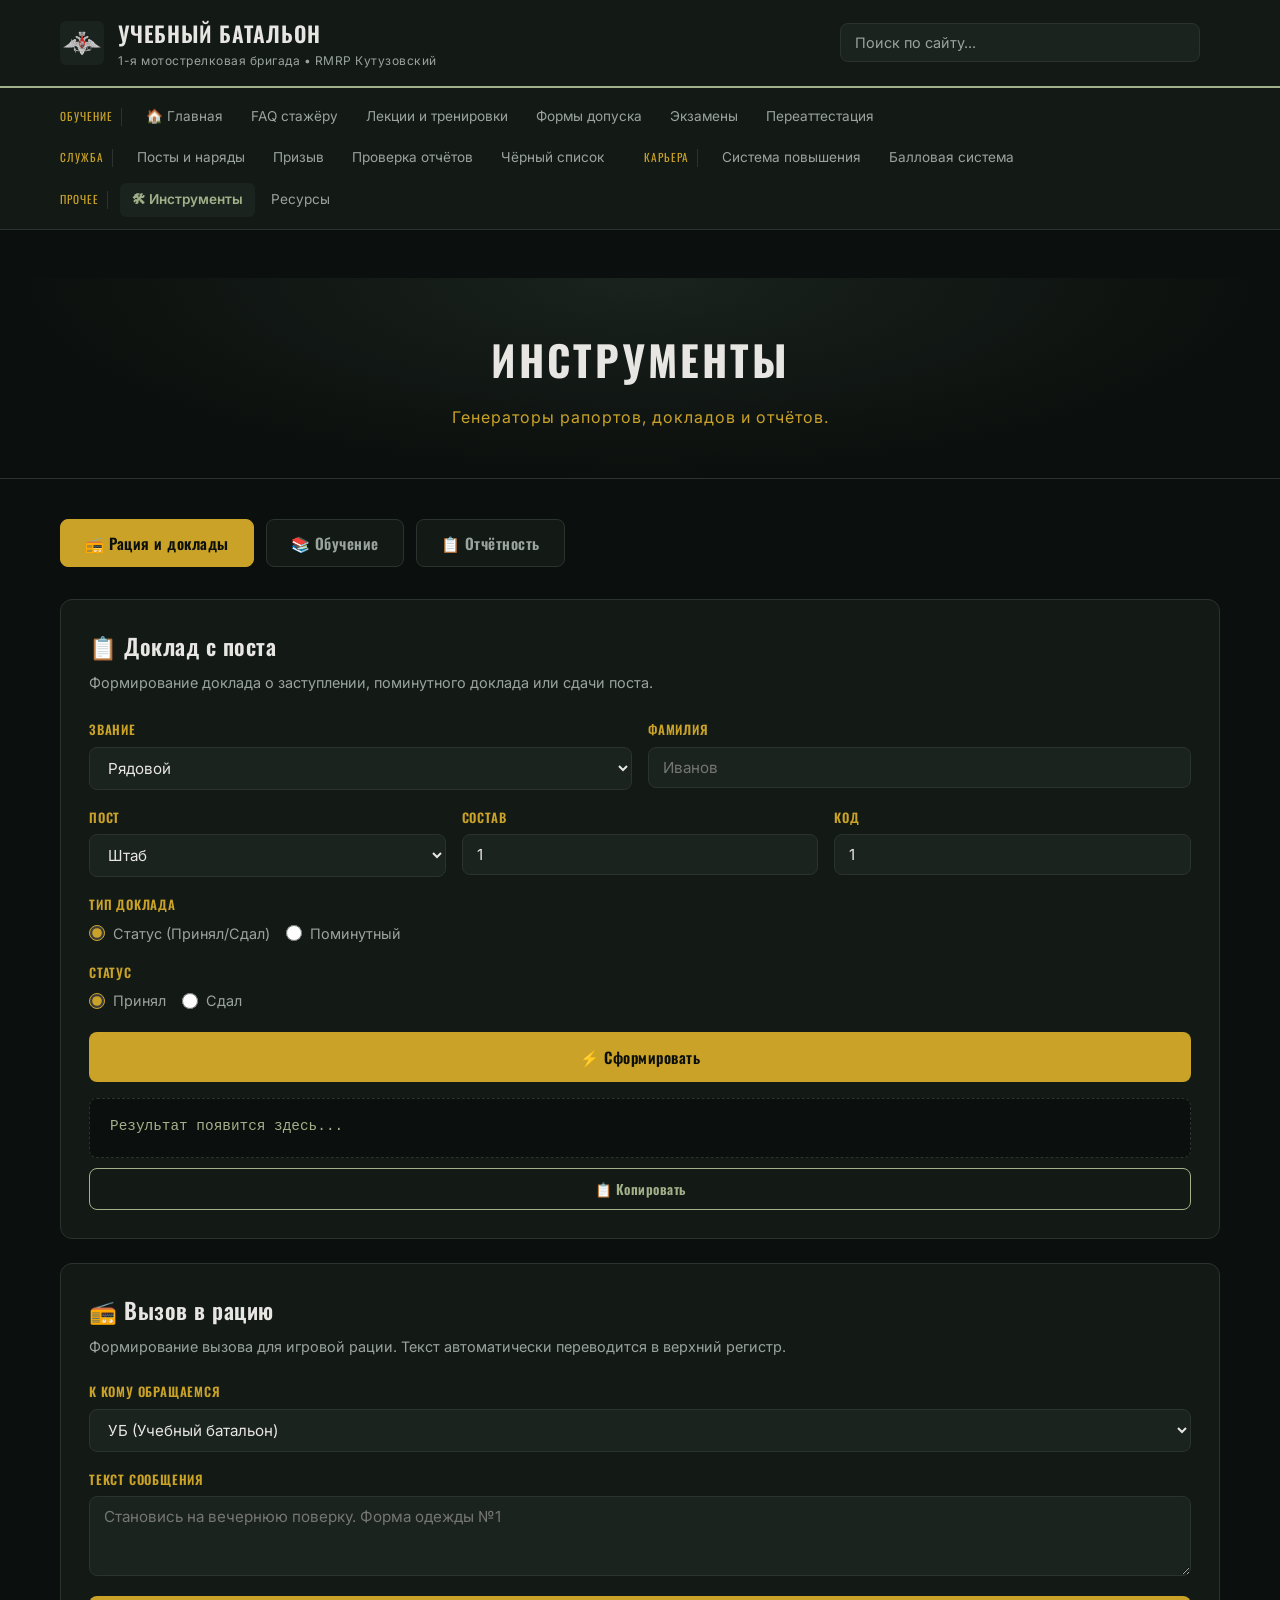
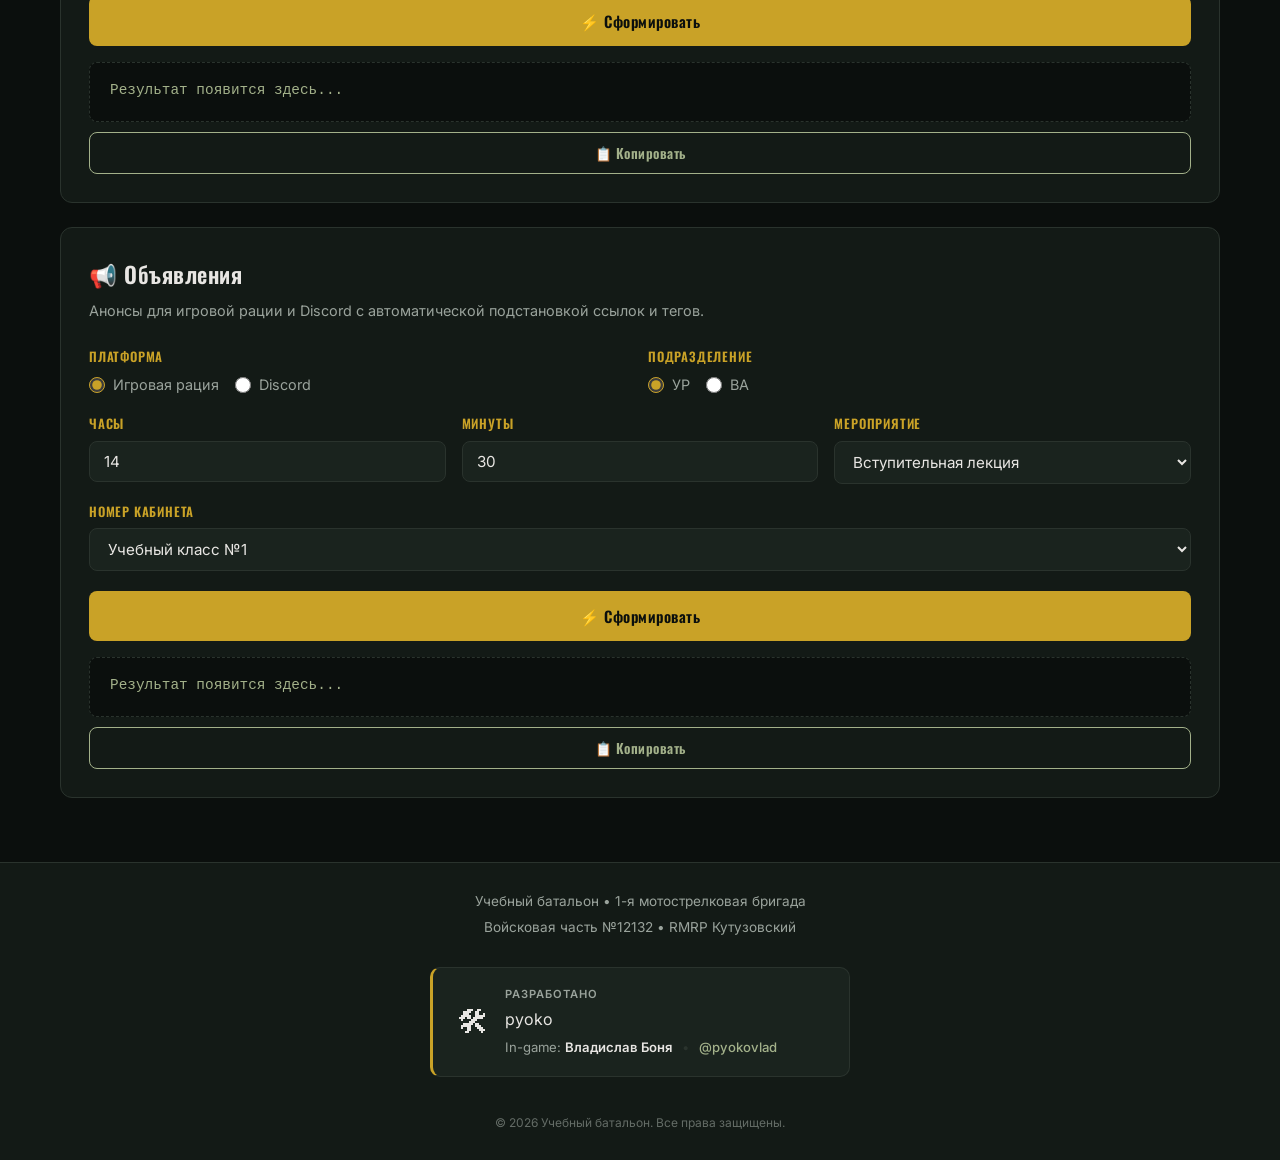
<file: tools.html>
<!DOCTYPE html>
<html lang="ru">
<head>
    <script type="text/javascript">
    (function(m,e,t,r,i,k,a){
        m[i]=m[i]||function(){(m[i].a=m[i].a||[]).push(arguments)};
        m[i].l=1*new Date();
        for (var j = 0; j < document.scripts.length; j++) {if (document.scripts[j].src === r) { return; }}
        k=e.createElement(t),a=e.getElementsByTagName(t)[0],k.async=1,k.src=r,a.parentNode.insertBefore(k,a)
    })(window, document,'script','https://mc.yandex.ru/metrika/tag.js?id=111575580', 'ym');

    ym(111575580, 'init', {ssr:true, webvisor:true, clickmap:true, ecommerce:"dataLayer", referrer: document.referrer, url: location.href, accurateTrackBounce:true, trackLinks:true});
</script>
<noscript><div><img src="https://mc.yandex.ru/watch/111575580" style="position:absolute; left:-9999px;" alt="" /></div></noscript>
<!-- /Yandex.Metrika counter -->
    <meta charset="UTF-8">
    <meta name="viewport" content="width=device-width, initial-scale=1.0">
    <title>Инструменты | Учебный батальон</title>

    <link rel="preconnect" href="https://fonts.googleapis.com">
    <link rel="preconnect" href="https://fonts.gstatic.com" crossorigin>
    <link href="https://fonts.googleapis.com/css2?family=Oswald:wght@400;500;600;700&family=Inter:wght@400;500;600;700&display=swap" rel="stylesheet">
    <link rel="icon" href="img/logo.png" type="image/png">
    <link rel="stylesheet" href="css/style.css">
</head>
<body>

    
    <header class="header">
        <div class="container header__inner">
            <a href="index.html" class="brand">
                <img src="img/logo.png" alt="Эмблема Учебного батальона" class="brand__logo">
                <div class="brand__text">
                    <span class="brand__title">Учебный батальон</span>
                    <span class="brand__subtitle">1-я мотострелковая бригада • RMRP Кутузовский</span>
                </div>
            </a>

            <div class="search">
                <input
                    type="text"
                    class="search__input"
                    id="searchInput"
                    placeholder="Поиск по сайту..."
                    autocomplete="off"
                >
                <button class="search__clear" id="searchClear" type="button" aria-label="Очистить">x</button>
                <div class="search__results" id="searchResults"></div>
            </div>
            <button class="burger" id="burgerBtn" aria-label="Открыть меню">
                <span></span><span></span><span></span>
            </button>
        </div>
    </header>

    
    <nav class="nav" id="mainNav">
        <div class="container nav__inner">
            <div class="nav__group">
                <span class="nav__group-label">Обучение</span>
                <a href="index.html" class="nav__link">🏠 Главная</a>
                <a href="faq.html" class="nav__link">FAQ стажёру</a>
                <a href="lectures.html" class="nav__link">Лекции и тренировки</a>
                <a href="access.html" class="nav__link">Формы допуска</a>
                <a href="exams.html" class="nav__link">Экзамены</a>
                <a href="reattestation.html" class="nav__link">Переаттестация</a>
            </div>
            <div class="nav__group">
                <span class="nav__group-label">Служба</span>
                <a href="posts.html" class="nav__link">Посты и наряды</a>
                <a href="recruitment.html" class="nav__link">Призыв</a>
                <a href="reports.html" class="nav__link">Проверка отчётов</a>
                <a href="blacklist.html" class="nav__link">Чёрный список</a>
            </div>
            <div class="nav__group">
                <span class="nav__group-label">Карьера</span>
                <a href="promotion.html" class="nav__link">Система повышения</a>
                <a href="points.html" class="nav__link">Балловая система</a>
            </div>
            <div class="nav__group">
                <span class="nav__group-label">Прочее</span>
                <a href="tools.html" class="nav__link active">🛠 Инструменты</a>
                <a href="resources.html" class="nav__link">Ресурсы</a>
            </div>
        </div>
    </nav>

    
    <main class="main">
        
        <div class="bottom-notification" id="bottom-notification">
        <div class="bottom-notification__content">
            <div class="bottom-notification__text" id="bottom-notification-text"></div>
        </div>

            <button
                type="button"
                class="bottom-notification__close"
                id="bottom-notification-close"
                aria-label="Закрыть уведомление"
                >×
            </button>
        </div>

        <section class="page-header">
            <div class="container">
                <h1 class="page-header__title">Инструменты</h1>
                <p class="page-header__subtitle">Генераторы рапортов, докладов и отчётов.</p>
            </div>
        </section>

        <div class="container">

            
            <div class="tabs">
                <button class="tab-btn tab-btn--active" onclick="switchTab('tab-radio', this)">📻 Рация и доклады</button>
                <button class="tab-btn" onclick="switchTab('tab-education', this)">📚 Обучение</button>
                <button class="tab-btn" onclick="switchTab('tab-reports', this)">📋 Отчётность</button>
            </div>

            <!-- ============================================================
                 ВКЛАДКА 1: РАЦИЯ И ДОКЛАДЫ
                 ============================================================ -->
            <div class="tab-content tab-content--active" id="tab-radio">

                
                <div class="generator-card">
                    <h3 class="generator-card__title">📋 Доклад с поста</h3>
                    <p class="generator-card__desc">Формирование доклада о заступлении, поминутного доклада или сдачи поста.</p>

                    <div class="lecture-notification" id="lecture-notification">
                        <div class="lecture-notification__icon" id="lecture-notification-icon">ℹ️</div>

                        <div class="lecture-notification__content">
                            <div class="lecture-notification__title" id="lecture-notification-title">
                                Уведомление
                            </div>

                            <div class="lecture-notification__text" id="lecture-notification-text"></div>
                        </div>

                        <button
                            type="button"
                            class="lecture-notification__close"
                            id="lecture-notification-close"
                            aria-label="Закрыть"
                        >×</button>
                    </div>

                    <div class="generator-card__form">
                        <div class="form-row">
                            <div class="form-group">
                                <label class="form-label">Звание</label>
                                <select class="form-select" id="post-rank">
                                    <option value="Рядовой">Рядовой</option>
                                    <option value="Ефрейтор">Ефрейтор</option>
                                    <option value="Мл. сержант">Мл. сержант</option>
                                    <option value="Сержант">Сержант</option>
                                    <option value="Ст. сержант">Ст. сержант</option>
                                    <option value="Старшина">Старшина</option>
                                    <option value="Прапорщик">Прапорщик</option>
                                    <option value="Ст. прапорщик">Ст. прапорщик</option>
                                    <option value="Мл. лейтенант">Мл. лейтенант</option>
                                    <option value="Лейтенант">Лейтенант</option>
                                    <option value="Ст. лейтенант">Ст. лейтенант</option>
                                    <option value="Капитан">Капитан</option>
                                </select>
                            </div>
                            <div class="form-group">
                                <label class="form-label">Фамилия</label>
                                <input type="text" class="form-input" id="post-surname" placeholder="Иванов">
                            </div>
                        </div>

                        <div class="form-row">
                            <div class="form-group">
                                <label class="form-label">Пост</label>
                                <select class="form-select" id="post-post">
                                    <option value="Штаб">Штаб</option>
                                    <option value="КПП-1">КПП-1</option>
                                    <option value="КПП-2">КПП-2</option>
                                    <option value="Вышка">Вышка</option>
                                    <option value="ДПЧ">ДПЧ</option>
                                    <option value="Дежурный водитель">Дежурный водитель</option>
                                    <option value="Агитационная стойка">Агитационная стойка</option>
                                </select>
                            </div>
                            <div class="form-group">
                                <label class="form-label">Состав</label>
                                <input type="number" class="form-input" id="post-squad" value="1" min="1">
                            </div>
                            <div class="form-group">
                                <label class="form-label">Код</label>
                                <input type="number" class="form-input" id="post-code" value="1" min="1">
                            </div>
                        </div>

                        <div class="form-group">
                            <label class="form-label">Тип доклада</label>
                            <div class="radio-group">
                                <label class="radio-item">
                                    <input type="radio" name="post-type" value="status" checked onchange="togglePostType()">
                                    <span>Статус (Принял/Сдал)</span>
                                </label>
                                <label class="radio-item">
                                    <input type="radio" name="post-type" value="minutes" onchange="togglePostType()">
                                    <span>Поминутный</span>
                                </label>
                            </div>
                        </div>

                        <div class="form-group" id="post-status-block">
                            <label class="form-label">Статус</label>
                            <div class="radio-group">
                                <label class="radio-item">
                                    <input type="radio" name="post-status" value="Принял" checked>
                                    <span>Принял</span>
                                </label>
                                <label class="radio-item">
                                    <input type="radio" name="post-status" value="Сдал">
                                    <span>Сдал</span>
                                </label>
                            </div>
                        </div>

                        <div class="form-group" id="post-minutes-block" style="display: none;">
                            <label class="form-label">Минуты</label>
                            <select class="form-select" id="post-minutes">
                                <option value="20">20 минут</option>
                                <option value="40">40 минут</option>
                                <option value="60">60 минут</option>
                                <option value="80">80 минут</option>
                                <option value="100">100 минут</option>
                                <option value="120">120 минут</option>
                            </select>
                        </div>
                    </div>

                    <button class="btn-generate" onclick="generatePost()">⚡ Сформировать</button>
                    <div class="output-box" id="output-post">Результат появится здесь...</div>
                    <button class="btn-copy" onclick="copyOutput('output-post', this)">📋 Копировать</button>
                </div>

                
                <div class="generator-card">
                    <h3 class="generator-card__title">📻 Вызов в рацию</h3>
                    <p class="generator-card__desc">Формирование вызова для игровой рации. Текст автоматически переводится в верхний регистр.</p>

                    <div class="generator-card__form">
                        <div class="form-group">
                            <label class="form-label">К кому обращаемся</label>
                            <select class="form-select" id="radio-target">
                                <option value="УБ">УБ (Учебный батальон)</option>
                                <option value="ВА">ВА (Военная академия)</option>
                                <option value="УР">УР (Учебная рота)</option>
                                <option value="УБ, ВА, УР">УБ, ВА, УР (всем подразделениям)</option>
                            </select>
                        </div>

                        <div class="form-group">
                            <label class="form-label">Текст сообщения</label>
                            <textarea class="form-textarea" id="radio-text" rows="3" placeholder="Становись на вечернюю поверку. Форма одежды №1"></textarea>
                        </div>
                    </div>

                    <button class="btn-generate" onclick="generateRadio()">⚡ Сформировать</button>
                    <div class="output-box" id="output-radio">Результат появится здесь...</div>
                    <button class="btn-copy" onclick="copyOutput('output-radio', this)">📋 Копировать</button>
                </div>
                <div class="generator-card">
                    <h3 class="generator-card__title">📢 Объявления</h3>
                    <p class="generator-card__desc">Анонсы для игровой рации и Discord с автоматической подстановкой ссылок и тегов.</p>

                    <div class="generator-card__form">
                        <div class="form-row">
                            <div class="form-group">
                                <label class="form-label">Платформа</label>
                                <div class="radio-group">
                                    <label class="radio-item">
                                        <input type="radio" name="ann-platform" value="radio" checked onchange="toggleAnnPlatform()">
                                        <span>Игровая рация</span>
                                    </label>
                                    <label class="radio-item">
                                        <input type="radio" name="ann-platform" value="discord" onchange="toggleAnnPlatform()">
                                        <span>Discord</span>
                                    </label>
                                </div>
                            </div>
                            <div class="form-group">
                                <label class="form-label">Подразделение</label>
                                <div class="radio-group">
                                    <label class="radio-item">
                                        <input type="radio" name="ann-target" value="УР" checked>
                                        <span>УР</span>
                                    </label>
                                    <label class="radio-item">
                                        <input type="radio" name="ann-target" value="ВА">
                                        <span>ВА</span>
                                    </label>
                                </div>
                            </div>
                        </div>

                        <div class="form-row">
                            <div class="form-group">
                                <label class="form-label">Часы</label>
                                <input type="number" class="form-input" id="ann-hours" min="0" max="23" value="14">
                            </div>
                            <div class="form-group">
                                <label class="form-label">Минуты</label>
                                <input type="number" class="form-input" id="ann-minutes" min="0" max="59" value="30">
                            </div>
                            <div class="form-group">
                                <label class="form-label">Мероприятие</label>
                                <select class="form-select" id="ann-activity">
                                    <option value="Вступительная лекция">Вступительная лекция</option>
                                    <option value="Лекция по профориентации">Лекция по профориентации</option>
                                    <option value="Лекция по уставу ВС РФ">Лекция по уставу ВС РФ</option>
                                    <option value="Тренировка по физической подготовке">Тренировка по физической подготовке</option>
                                    <option value="Итоговый экзамен">Итоговый экзамен</option>
                                </select>
                            </div>
                        </div>

                        <div class="form-group" id="ann-room-block">
                            <label class="form-label">Номер кабинета</label>
                            <select class="form-select" id="ann-room">
                                <option value="1">Учебный класс №1</option>
                                <option value="2">Учебный класс №2</option>
                            </select>
                        </div>

                        <div class="form-group" id="ann-channel-block" style="display: none;">
                            <label class="form-label">Номер лекционной</label>
                            <select class="form-select" id="ann-channel">
                                <option value="1">Лекционная №1</option>
                                <option value="2">Лекционная №2</option>
                                <option value="3">Лекционная №3</option>
                            </select>
                        </div>
                    </div>

                    <button class="btn-generate" onclick="generateAnnouncement()">⚡ Сформировать</button>
                    <div class="output-box" id="output-announcement">Результат появится здесь...</div>
                    <button class="btn-copy" onclick="copyOutput('output-announcement', this)">📋 Копировать</button>
                </div>
            </div>

            <!-- ============================================================
                 ВКЛАДКА 2: ОБУЧЕНИЕ
                 ============================================================ -->
            <div class="tab-content" id="tab-education">
            <div class="generator-card">
                <h3 class="generator-card__title">👤 Данные сотрудника (то есть инструктора, кто проводит (ваши!))</h3>
                <p class="generator-card__desc">
                    Заполните данные сотрудника. Они обязательны для генераторов обучения
                    и используются в вечернем отчёте.
                </p>

                <div class="generator-card__form">
                    <div class="form-row">
                        <div class="form-group">
                            <label class="form-label">Фамилия Имя</label>
                            <input
                                type="text"
                                class="form-input"
                                id="employee-fio"
                                placeholder="Иванов Иван"
                                autocomplete="name"
                            >
                        </div>

                        <div class="form-group">
                            <label class="form-label">Статик</label>
                            <input
                                type="text"
                                class="form-input"
                                id="employee-static"
                                placeholder="123-456"
                                maxlength="7"
                                inputmode="numeric"
                                autocomplete="off"
                            >
                        </div>
                    </div>
                </div>
            </div>


                
                <div class="generator-card">
                    <h3 class="generator-card__title">📚 Лекция / Тренировка</h3>
                    <p class="generator-card__desc">Формирование команды /todo для начала или окончания занятия. Время подставляется автоматически. <strong>НАЖИМАЕМ ОДИН РАЗ И ЖДЁМ - TODO ДОЛГО ГЕНЕРИРУЕТСЯ ИЗ-ЗА ТОГО, ЧТО ИДУТ ПРОЦЕССЫ. НЕ НАДО СПАМИТЬ</strong></p>

                    <div class="generator-notification" id="lecture-generator-notification">
                        <div class="generator-notification__icon" id="lecture-generator-notification-icon">ℹ️</div>

                        <div class="generator-notification__content">
                            <div class="generator-notification__title" id="lecture-generator-notification-title">
                                Уведомление
                            </div>

                            <div class="generator-notification__text" id="lecture-generator-notification-text"></div>
                        </div>

                        <button
                            type="button"
                            class="generator-notification__close"
                            id="lecture-generator-notification-close"
                            aria-label="Закрыть"
                        >×</button>
                    </div>


                    <div class="generator-card__form">
                        <div class="form-group">
                            <label class="form-label">Действие</label>
                            <div class="radio-group">
                                <label class="radio-item">
                                    <input type="radio" name="lecture-action" value="начали" checked>
                                    <span>Начали</span>
                                </label>
                                <label class="radio-item">
                                    <input type="radio" name="lecture-action" value="закончили">
                                    <span>Закончили</span>
                                </label>
                            </div>
                        </div>

                        <div class="form-group">
                            <label class="form-label">Занятие</label>
                            <select class="form-select" id="lecture-activity">
                                <option value="Вступительную лекцию">Вступительная лекция</option>
                                <option value="Лекцию по профориентации">Лекция по профориентации</option>
                                <option value="Лекцию по уставу ВС РФ">Лекция по уставу ВС РФ</option>
                                <option value="Лекцию по медицинской подготовке">Лекция по медицинской подготовке</option>
                                <option value="Тренировку по физической подготовке">Тренировка по физической подготовке</option>
                                <option value="Тренировку по строевой подготовке">Тренировка по строевой подготовке</option>
                                <option value="Курс огневой подготовки">Курс огневой подготовки</option>
                                <option value="Курс по КПС и вождению">Курс по КПС и вождению</option>
                            </select>
                        </div>
                    </div>


                    <div class="form-group" id="lecture-count-block" style="display: none; margin-top: 16px;">
                        <label class="checkbox-item">
                            <input type="checkbox" id="lecture-count-confirm">
                            <span>Засчитать лекцию / тренировку</span>
                        </label>
                    </div>

                    <div class="lecture-timer" id="lecture-timer" style="display: none;">
                        <div class="lecture-timer__label">⏱ ВРЕМЯ ЗАНЯТИЯ</div>
                        <div class="lecture-timer__time" id="lecture-timer-display">00:00:00</div>
                        <div class="lecture-timer__activity" id="lecture-timer-activity"></div>
                    </div>

                    <button class="btn-generate" onclick="generateLecture()">⚡ Сформировать</button>

                    <div class="output-box" id="output-lecture">
                        Результат появится здесь...
                    </div>

                    <button class="btn-copy" onclick="copyOutput('output-lecture', this)">
                        📋 Копировать
                    </button>
                </div>

                
                <div class="generator-card">
                    <h3 class="generator-card__title">🇷🇺 Присяга</h3>
                    <p class="generator-card__desc">Формирование /todo для торжественной присяги. Звание всегда «Рядовой».</p>

                    <div class="generator-notification" id="oath-generator-notification">
                        <div class="generator-notification__icon" id="oath-generator-notification-icon">ℹ️</div>

                        <div class="generator-notification__content">
                            <div class="generator-notification__title" id="oath-generator-notification-title">
                                Уведомление
                            </div>

                            <div class="generator-notification__text" id="oath-generator-notification-text"></div>
                        </div>

                        <button
                            type="button"
                            class="generator-notification__close"
                            id="oath-generator-notification-close"
                            aria-label="Закрыть"
                        >×</button>
                    </div>

                    <div class="generator-card__form">
                        <div class="form-group">
                            <label class="form-label">ФИО военнослужащего</label>
                            <input type="text" class="form-input" id="oath-fio" placeholder="Артём Бобриков">
                        </div>
                    </div>

                    <button class="btn-generate" onclick="generateOath()">⚡ Сформировать</button>
                    <div class="output-box" id="output-oath">Результат появится здесь...</div>
                    <button class="btn-copy" onclick="copyOutput('output-oath', this)">📋 Копировать</button>
                </div>

                
                <div class="generator-card">
                    <h3 class="generator-card__title">📝 Экзамен</h3>
                    <p class="generator-card__desc">Формирование /todo для результатов экзамена.</p>

                    <div class="generator-notification" id="exam-generator-notification">
                        <div class="generator-notification__icon" id="exam-generator-notification-icon">ℹ️</div>

                        <div class="generator-notification__content">
                            <div class="generator-notification__title" id="exam-generator-notification-title">
                                Уведомление
                            </div>

                            <div class="generator-notification__text" id="exam-generator-notification-text"></div>
                        </div>

                        <button
                            type="button"
                            class="generator-notification__close"
                            id="exam-generator-notification-close"
                            aria-label="Закрыть"
                        >×</button>
                    </div>

                    <div class="generator-card__form">
                        <div class="form-row">
                            <div class="form-group">
                                <label class="form-label">Звание</label>
                                <select class="form-select" id="exam-rank">
                                    <option value="Рядовой">Рядовой</option>
                                    <option value="Ефрейтор" selected>Ефрейтор</option>
                                </select>
                            </div>
                            <div class="form-group">
                                <label class="form-label">ФИО</label>
                                <input type="text" class="form-input" id="exam-fio" placeholder="Артём Глазов">
                            </div>
                        </div>

                        <div class="form-row">
                            <div class="form-group">
                                <label class="form-label">Результат</label>
                                <div class="radio-group">
                                    <label class="radio-item">
                                        <input type="radio" name="exam-result" value="сдал" checked>
                                        <span>Сдал</span>
                                    </label>
                                    <label class="radio-item">
                                        <input type="radio" name="exam-result" value="не сдал">
                                        <span>Не сдал</span>
                                    </label>
                                </div>
                            </div>
                            <div class="form-group">
                                <label class="form-label">Попытка</label>
                                <select class="form-select" id="exam-attempt">
                                    <option value="1">1</option>
                                    <option value="2">2</option>
                                    <option value="3">3</option>
                                </select>
                            </div>
                            <div class="form-group">
                                <label class="form-label">Баллы (из 40)</label>
                                <input type="number" class="form-input" id="exam-points" min="0" max="40" value="28">
                            </div>
                        </div>
                    </div>

                    <button class="btn-generate" onclick="generateExam()">⚡ Сформировать</button>
                    <div class="output-box" id="output-exam">Результат появится здесь...</div>
                    <button class="btn-copy" onclick="copyOutput('output-exam', this)">📋 Копировать</button>
                </div>

                
                

            </div>

            <!-- ============================================================
                 ВКЛАДКА 3: ОТЧЁТНОСТЬ
                 ============================================================ -->
            <div class="tab-content" id="tab-reports">
            <div class="generator-card generator-card--wide">
                <h3 class="generator-card__title">🌙 Вечерняя поверка</h3>
                <p class="generator-card__desc">
                    Формирование вечернего доклада. Количество проведённых занятий
                    автоматически берётся из базы засчитанных занятий за выбранную дату.
                </p>

                <div class="generator-card__form">
                    <div class="form-row">
                        <div class="form-group">
                            <label class="form-label">Должность</label>
                            <select class="form-select" id="rollcall-position">
                                <option value="Заместитель Командира Учебного Батальона" selected>
                                    Заместитель Командира Учебного Батальона
                                </option>
                                <option value="Командир Учебного Батальона">
                                    Командир Учебного Батальона
                                </option>
                                <option value="Начальник Военной Академии">
                                    Начальник Военной Академии
                                </option>
                                <option value="Заместитель Начальника Военной Академии">
                                    Заместитель Начальника Военной Академии
                                </option>
                                <option value="Командир Учебной Роты">
                                    Командир Учебной Роты
                                </option>
                                <option value="Заместитель Командира Учебной роты">
                                    Заместитель Командира Учебной роты
                                </option>
                                <option value="Начальник Отдела Кадров">
                                    Начальник Отдела Кадров
                                </option>
                                <option value="Заместитель Начальника Отдела Кадров">
                                    Заместитель Начальника Отдела Кадров
                                </option>
                            </select>
                        </div>
                        <div class="form-group">
                            <label class="form-label">Звание</label>
                            <select class="form-select" id="rollcall-rank">
                                <option value="Рядовой">Рядовой</option>
                                <option value="Ефрейтор">Ефрейтор</option>
                                <option value="Мл. сержант">Мл. сержант</option>
                                <option value="Сержант">Сержант</option>
                                <option value="Ст. сержант">Ст. сержант</option>
                                <option value="Старшина">Старшина</option>
                                <option value="Прапорщик">Прапорщик</option>
                                <option value="Ст. прапорщик">Ст. прапорщик</option>
                                <option value="Мл. лейтенант">Мл. лейтенант</option>
                                <option value="Лейтенант">Лейтенант</option>
                                <option value="Ст. лейтенант">Ст. лейтенант</option>
                                <option value="Капитан">Капитан</option>
                                <option value="Майор" selected>Майор</option>
                                <option value="Подполковник">Подполковник</option>
                                <option value="Полковник">Полковник</option>
                            </select>
                        </div>

                        <div class="form-group">
                            <label class="form-label">Фамилия</label>
                            <input
                                type="text"
                                class="form-input"
                                id="rollcall-surname"
                                placeholder="Боня"
                            >
                        </div>
                    </div>

                    <div class="form-row">
                        <div class="form-group">
                            <label class="form-label">По списку</label>
                            <input
                                type="number"
                                class="form-input"
                                id="rollcall-total"
                                value="53"
                                min="0"
                            >
                        </div>

                        <div class="form-group">
                            <label class="form-label">В строю</label>
                            <input
                                type="number"
                                class="form-input"
                                id="rollcall-formation"
                                value="15"
                                min="0"
                            >
                        </div>

                        <div class="form-group">
                            <label class="form-label">Незаконно отсутствующих</label>
                            <select class="form-select" id="rollcall-absent">
                                <option value="нет">нет</option>
                                <option value="есть">есть</option>
                            </select>
                        </div>
                    </div>

                    <div class="form-row">
                        <div class="form-group">
                            <label class="form-label">Рапортов на вступление</label>
                            <input
                                type="number"
                                class="form-input"
                                id="rollcall-entry-reports"
                                value="1"
                                min="0"
                            >
                        </div>

                        <div class="form-group">
                            <label class="form-label">Рапортов на звание</label>
                            <input
                                type="number"
                                class="form-input"
                                id="rollcall-rank-reports"
                                value="1"
                                min="0"
                            >
                        </div>

                        <div class="form-group">
                            <label class="form-label">Увольнение</label>
                            <select class="form-select" id="rollcall-dismissal">
                                <option value="не планируется">не планируется</option>
                                <option value="планируется">планируется</option>
                            </select>
                        </div>
                    </div>

                    <div class="form-row">
                        <div class="form-group">
                            <label class="form-label">Дата</label>
                            <input type="date" class="form-input" id="rollcall-date">
                        </div>

                        <div class="form-group">
                            <label class="form-label">Засчитанных занятий</label>
                            <input
                                type="text"
                                class="form-input"
                                id="rollcall-lessons"
                                value="0"
                                readonly
                            >
                        </div>
                    </div>
                </div>

                <div style="display: flex; gap: 10px; flex-wrap: wrap;">
                    <button class="btn-generate" type="button" onclick="loadRollCallLessons()">
                        🔄 Получить количество занятий
                    </button>

                    <button class="btn-generate" type="button" onclick="generateRollCall()">
                        ⚡ Сформировать доклад
                    </button>
                </div>

                <div class="output-box" id="output-rollcall">Результат появится здесь...</div>
                <button class="btn-copy" onclick="copyOutput('output-rollcall', this)">📋 Копировать</button>
            </div>



                
                <div class="generator-card">
                    <h3 class="generator-card__title">📋 Ежедневный отчёт</h3>
                    <p class="generator-card__desc">Формирование ежедневного рапорта о проведённых мероприятиях.</p>

                    <div class="generator-card__form">
                        <div class="form-row">
                            <div class="form-group">
                                <label class="form-label">ФИО</label>
                                <input type="text" class="form-input" id="daily-fio" placeholder="Алексей Левицкий">
                            </div>
                            <div class="form-group">
                                <label class="form-label">Статик (XXX-XXX)</label>
                                <input type="text" class="form-input form-input--mono" id="daily-static" placeholder="000-000" maxlength="7">
                            </div>
                        </div>

                        <div class="form-group">
                            <label class="form-label">Категория мероприятий</label>
                            <div class="radio-group">
                                <label class="radio-item">
                                    <input type="radio" name="daily-category" value="lectures" checked onchange="toggleDailyCategory()">
                                    <span>📚 Лекции</span>
                                </label>
                                <label class="radio-item">
                                    <input type="radio" name="daily-category" value="trainings" onchange="toggleDailyCategory()">
                                    <span>🏃 Тренировки</span>
                                </label>
                                <label class="radio-item">
                                    <input type="radio" name="daily-category" value="courses" onchange="toggleDailyCategory()">
                                    <span>🎓 Курсы</span>
                                </label>
                                <label class="radio-item">
                                    <input type="radio" name="daily-category" value="other" onchange="toggleDailyCategory()">
                                    <span>🎖 Прочее</span>
                                </label>
                            </div>
                        </div>

                        
                        <div class="daily-category-block" id="daily-lectures">
                            <label class="checkbox-item">
                                <input type="checkbox" class="daily-activity" value="Вступительная лекция">
                                <span>Вступительная лекция</span>
                            </label>
                            <label class="checkbox-item">
                                <input type="checkbox" class="daily-activity" value="Лекция по профориентации">
                                <span>Лекция по профориентации</span>
                            </label>
                            <label class="checkbox-item">
                                <input type="checkbox" class="daily-activity" value="Лекция по уставу ВС РФ">
                                <span>Лекция по уставу ВС РФ</span>
                            </label>
                            <label class="checkbox-item">
                                <input type="checkbox" class="daily-activity" value="Лекция по медицинской подготовке">
                                <span>Лекция по медицинской подготовке</span>
                            </label>
                        </div>

                        
                        <div class="daily-category-block" id="daily-trainings" style="display: none;">
                            <label class="checkbox-item">
                                <input type="checkbox" class="daily-activity" value="Тренировка по физической подготовке">
                                <span>Физическая подготовка</span>
                            </label>
                            <label class="checkbox-item">
                                <input type="checkbox" class="daily-activity" value="Тренировка по строевой подготовке">
                                <span>Строевая подготовка</span>
                            </label>
                        </div>

                        
                        <div class="daily-category-block" id="daily-courses" style="display: none;">
                            <label class="checkbox-item">
                                <input type="checkbox" class="daily-activity" value="Курс огневой подготовки">
                                <span>Огневая подготовка</span>
                            </label>
                            <label class="checkbox-item">
                                <input type="checkbox" class="daily-activity" value="Курс по КПС и вождению">
                                <span>КПС и вождение</span>
                            </label>
                        </div>

                        
                        <div class="daily-category-block" id="daily-other" style="display: none;">
                            <label class="checkbox-item">
                                <input type="checkbox" class="daily-activity" value="Приведение к присяге">
                                <span>Присяга</span>
                            </label>
                            <label class="checkbox-item">
                                <input type="checkbox" class="daily-activity" value="Единый экзамен">
                                <span>Единый экзамен</span>
                            </label>
                        </div>

                        <div class="form-row">
                            <div class="form-group">
                                <label class="form-label">Дата</label>
                                <input type="date" class="form-input" id="daily-date">
                            </div>
                            <div class="form-group form-group--checkbox">
                                <label class="checkbox-item">
                                    <input type="checkbox" id="daily-today" onchange="setTodayDate()">
                                    <span>Сегодняшняя</span>
                                </label>
                            </div>
                            <div class="form-group">
                                <label class="form-label">Количество</label>
                                <input type="number" class="form-input" id="daily-count" min="1" value="1">
                            </div>
                        </div>

                        <div class="form-group">
                            <label class="form-label">Ссылка на фотохостинг <span class="form-label--muted">(необязательно)</span></label>
                            <input type="text" class="form-input" id="daily-link" placeholder="https://imgur.com/...">
                        </div>
                    </div>

                    <button class="btn-generate" onclick="generateDailyReport()">⚡ Сформировать</button>
                    <div class="output-box" id="output-daily">Результат появится здесь...</div>
                    <button class="btn-copy" onclick="copyOutput('output-daily', this)">📋 Копировать</button>
                </div>

                
                <div class="generator-card generator-card--wide">
                    <h3 class="generator-card__title">🧮 Подсчёт баллов</h3>
                    <p class="generator-card__desc">Интерактивный калькулятор баллов с автоматическим пересчётом и группировкой.</p>

                    <div class="points-calc">

                        
                        <div class="points-calc__group">
                            <h4 class="points-calc__group-title">📚 Лекции</h4>

                            <div class="points-calc__row">
                                <span class="points-calc__name">Проведение лекции (минимум 1 человек)</span>
                                <span class="points-calc__points">50</span>
                                <input type="number" class="points-calc__input" data-points="50" value="0" min="0" oninput="recalcPoints()">
                                <span class="points-calc__total">0</span>
                            </div>

                            <div class="points-calc__row">
                                <span class="points-calc__name">Проведение лекции (минимум 6+ человек)</span>
                                <span class="points-calc__points">70</span>
                                <input type="number" class="points-calc__input" data-points="70" value="0" min="0" oninput="recalcPoints()">
                                <span class="points-calc__total">0</span>
                            </div>
                        </div>

                        
                        <div class="points-calc__group">
                            <h4 class="points-calc__group-title">🏃 Тренировки, курсы, присяга, экзамены</h4>

                            <div class="points-calc__row">
                                <span class="points-calc__name">Проведение тренировки по физической подготовке</span>
                                <span class="points-calc__points">60</span>
                                <input type="number" class="points-calc__input" data-points="60" value="0" min="0" oninput="recalcPoints()">
                                <span class="points-calc__total">0</span>
                            </div>

                            <!-- <div class="points-calc__row">
                                <span class="points-calc__name">Проведение курса по огневой подготовки для ВА</span>
                                <span class="points-calc__points">80</span>
                                <input type="number" class="points-calc__input" data-points="80" value="0" min="0" oninput="recalcPoints()">
                                <span class="points-calc__total">0</span>
                            </div> -->

                            <div class="points-calc__row">
                                <span class="points-calc__name">Проведение курса по строевой подготовки</span>
                                <span class="points-calc__points">60</span>
                                <input type="number" class="points-calc__input" data-points="60" value="0" min="0" oninput="recalcPoints()">
                                <span class="points-calc__total">0</span>
                            </div>

                            <div class="points-calc__row">
                                <span class="points-calc__name">Проведение курса по КПС и вождению</span>
                                <span class="points-calc__points">60</span>
                                <input type="number" class="points-calc__input" data-points="60" value="0" min="0" oninput="recalcPoints()">
                                <span class="points-calc__total">0</span>
                            </div>

                            <div class="points-calc__row">
                                <span class="points-calc__name">Проведение единого экзамена</span>
                                <span class="points-calc__points">30</span>
                                <input type="number" class="points-calc__input" data-points="30" value="0" min="0" oninput="recalcPoints()">
                                <span class="points-calc__total">0</span>
                            </div>

                            <div class="points-calc__row">
                                <span class="points-calc__name">Приведение к присяге (за военнослужащего)</span>
                                <span class="points-calc__points">15</span>
                                <input type="number" class="points-calc__input" data-points="15" value="0" min="0" oninput="recalcPoints()">
                                <span class="points-calc__total">0</span>
                            </div>
                        </div>

                        
                        <div class="points-calc__group">
                            <h4 class="points-calc__group-title">🎖 Посты, поставки, призыв, поверка и прочее</h4>

                            <div class="points-calc__row">
                                <span class="points-calc__name">Участие в ГМП (не менее 3-х фракций)</span>
                                <span class="points-calc__points">70</span>
                                <input type="number" class="points-calc__input" data-points="70" value="0" min="0" oninput="recalcPoints()">
                                <span class="points-calc__total">0</span>
                            </div>

                            <!-- <div class="points-calc__row">
                                <span class="points-calc__name">Несение постовой службы агитационной стойки на КПП-1</span>
                                <span class="points-calc__points">100</span>
                                <input type="number" class="points-calc__input" data-points="100" value="0" min="0" oninput="recalcPoints()">
                                <span class="points-calc__total">0</span>
                            </div> -->

                            <!-- <div class="points-calc__row">
                                <span class="points-calc__name">Ответ на звонок о вступлении во фракцию</span>
                                <span class="points-calc__points">5</span>
                                <input type="number" class="points-calc__input" data-points="5" value="0" min="0" oninput="recalcPoints()">
                                <span class="points-calc__total">0</span>
                            </div> -->

                            <div class="points-calc__row">
                                <span class="points-calc__name">Участие в поставке</span>
                                <span class="points-calc__points">50</span>
                                <input type="number" class="points-calc__input" data-points="50" value="0" min="0" oninput="recalcPoints()">
                                <span class="points-calc__total">0</span>
                            </div>

                            <div class="points-calc__row">
                                <span class="points-calc__name">Участие в мероприятиях по призыву</span>
                                <span class="points-calc__points">70</span>
                                <input type="number" class="points-calc__input" data-points="70" value="0" min="0" oninput="recalcPoints()">
                                <span class="points-calc__total">0</span>
                            </div>

                            <div class="points-calc__row">
                                <span class="points-calc__name">Участие в отбитии складов и КрАЗ</span>
                                <span class="points-calc__points">15</span>
                                <input type="number" class="points-calc__input" data-points="15" value="0" min="0" oninput="recalcPoints()">
                                <span class="points-calc__total">0</span>
                            </div>

                            <div class="points-calc__row">
                                <span class="points-calc__name">Участие в вечерней поверке</span>
                                <span class="points-calc__points">50</span>
                                <input type="number" class="points-calc__input" data-points="50" value="0" min="0" oninput="recalcPoints()">
                                <span class="points-calc__total">0</span>
                            </div>

                            <div class="points-calc__row">
                                <span class="points-calc__name">Рассмотрение рапорта на повышения военнослужащих</span>
                                <span class="points-calc__points">30</span>
                                <input type="number" class="points-calc__input" data-points="30" value="0" min="0" oninput="recalcPoints()">
                                <span class="points-calc__total">0</span>
                            </div>

                            <div class="points-calc__row">
                                <span class="points-calc__name">Принятие гражданина вне призывных мероприятий</span>
                                <span class="points-calc__points">50</span>
                                <input type="number" class="points-calc__input" data-points="50" value="0" min="0" oninput="recalcPoints()">
                                <span class="points-calc__total">0</span>
                            </div>

                            <div class="points-calc__row">
                                <span class="points-calc__name">Реанимация военнослужащего/гражданского</span>
                                <span class="points-calc__points">15</span>
                                <input type="number" class="points-calc__input" data-points="15" value="0" min="0" oninput="recalcPoints()">
                                <span class="points-calc__total">0</span>
                            </div>

                            <div class="points-calc__row">
                                <span class="points-calc__name">Благодарность</span>
                                <span class="points-calc__points">1</span>
                                <input type="number" class="points-calc__input" data-points="1" value="0" min="0" oninput="recalcPoints()">
                                <span class="points-calc__total">0</span>
                            </div>

                            <!-- <div class="points-calc__row">
                                <span class="points-calc__name">Пост «Дежурный водитель»</span>
                                <span class="points-calc__points">100</span>
                                <input type="number" class="points-calc__input" data-points="100" value="0" min="0" oninput="recalcPoints()">
                                <span class="points-calc__total">0</span>
                            </div> -->
                        </div>

                    </div>

                    <div class="points-calc__grand-total">
                        <span>🏆 Общее количество баллов:</span>
                        <span class="points-calc__grand-value" id="points-grand-total">0</span>
                    </div>

                    <label class="checkbox-item points-calc__checkbox">
                        <input type="checkbox" id="only-non-zero" checked>
                        <span>Выводить только ненулевые значения</span>
                    </label>

                    <button class="btn-generate" onclick="generatePointsReport()">⚡ Сформировать отчёт</button>
                    <div class="output-box" id="output-points">Заполни таблицу и нажми «Сформировать отчёт»...</div>
                    <button class="btn-copy" onclick="copyOutput('output-points', this)">📋 Копировать</button>
                </div>

            </div>

        </div>
    </main>

    
    
    <footer class="footer">
        <div class="container footer__inner">

            <div class="footer__unit">
                <p class="footer__line">Учебный батальон • 1-я мотострелковая бригада</p>
                <p class="footer__line">Войсковая часть №12132 • RMRP Кутузовский</p>
            </div>
            
            <div class="footer__developer">
                <div class="footer__developer-icon">
                    🛠
                </div>
                <div class="footer__developer-info">
                    <span class="footer__developer-label">Разработано</span>
                    <div class="footer__developer-name">pyoko</div>
                    <div class="footer__developer-meta">
                        <span>In-game: <strong>Владислав Боня</strong></span>
                        <span class="footer__developer-divider">•</span>
                        <a href="#" target="_blank" class="footer__developer-contact">@pyokovlad</a>
                    </div>
                </div>
            </div>
            <p class="footer__copy">© 2026 Учебный батальон. Все права защищены.</p>
        </div>
    </footer>

    <script src="js/script.js?v=2"></script>
</body>
</html>
</file>
<file: css/style.css>
/* ============================================
   ПЕРЕМЕННЫЕ (цветовая палитра)
   ============================================ */
:root {
    
    --bg-main:      #0b0f0d;   
    --bg-card:      #131a16;   
    --bg-elevated:  #1a231e;   
    --bg-hover:     #212c25;   

    
    --accent:       #a3b18a;   
    --accent-gold:  #c9a227;   
    --accent-hover: #b8c4a0;   

    
    --text-main:    #e8e6e3;
    --text-muted:   #9aa39c;

    
    --border:       #2a332d;

    
    --font-heading: 'Oswald', sans-serif;
    --font-body:    'Inter', sans-serif;
}

/* ============================================
   СБРОС И БАЗА
   ============================================ */
* {
    margin: 0;
    padding: 0;
    box-sizing: border-box;
}

html {
    scroll-behavior: smooth;
}

body {
    font-family: var(--font-body);
    background-color: var(--bg-main);
    color: var(--text-main);
    line-height: 1.6;
    min-height: 100vh;
    display: flex;
    flex-direction: column;
}

img {
    max-width: 100%;
    display: block;
}

a {
    text-decoration: none;
    color: inherit;
}

.container {
    width: 100%;
    max-width: 1200px;
    margin: 0 auto;
    padding: 0 20px;
}

/* ============================================
   ШАПКА
   ============================================ */
.header {
    background: var(--bg-card);
    border-bottom: 2px solid var(--accent);
    position: sticky;
    top: 0;
    z-index: 100;
}

.header__inner {
    display: flex;
    align-items: center;
    justify-content: space-between;
    padding: 16px 20px;
    gap: 16px;
}


.brand {
    display: flex;
    align-items: center;
    gap: 14px;
}

.brand__logo {
    width: 44px;
    height: 44px;
    border-radius: 6px;
    background: var(--bg-elevated);
    object-fit: contain;   
    padding: 3px;          
}

.brand__text {
    display: flex;
    flex-direction: column;
}

.brand__title {
    font-family: var(--font-heading);
    font-size: 1.35rem;
    font-weight: 600;
    letter-spacing: 1px;
    text-transform: uppercase;
    color: var(--text-main);
}

.brand__subtitle {
    font-size: 0.75rem;
    color: var(--text-muted);
    letter-spacing: 0.5px;
}

/* ============================================
   БУРГЕР-КНОПКА
   ============================================ */
.burger {
    display: none;               
    flex-direction: column;
    justify-content: center;
    gap: 5px;
    width: 44px;
    height: 44px;
    background: var(--bg-elevated);
    border: 1px solid var(--border);
    border-radius: 8px;
    cursor: pointer;
    padding: 10px;
    transition: background 0.25s;
}

.burger:hover {
    background: var(--bg-hover);
}

.burger span {
    display: block;
    height: 2px;
    width: 100%;
    background: var(--accent);
    border-radius: 2px;
    transition: transform 0.3s, opacity 0.3s;
}


.burger.is-open span:nth-child(1) { transform: translateY(7px) rotate(45deg); }
.burger.is-open span:nth-child(2) { opacity: 0; }
.burger.is-open span:nth-child(3) { transform: translateY(-7px) rotate(-45deg); }

/* ============================================
   НАВИГАЦИЯ
   ============================================ */
.nav {
    background: var(--bg-card);
    border-bottom: 1px solid var(--border);
}

.nav__inner {
    display: flex;
    flex-wrap: wrap;
    gap: 8px 28px;
    padding: 12px 20px;
}

.nav__group {
    display: flex;
    align-items: center;
    gap: 4px;
    flex-wrap: wrap;
}

.nav__group-label {
    font-family: var(--font-heading);
    font-size: 0.7rem;
    text-transform: uppercase;
    letter-spacing: 1px;
    color: var(--accent-gold);
    margin-right: 8px;
    padding-right: 8px;
    border-right: 1px solid var(--border);
}

.nav__link {
    font-size: 0.85rem;
    color: var(--text-muted);
    padding: 6px 12px;
    border-radius: 6px;
    transition: color 0.25s, background 0.25s;
    white-space: nowrap;
}

.nav__link:hover {
    color: var(--text-main);
    background: var(--bg-hover);
}

.nav__link.active {
    color: var(--accent);
    background: var(--bg-elevated);
    font-weight: 600;
}

/* ============================================
   ОСНОВНОЙ КОНТЕНТ
   ============================================ */
.main {
    flex: 1;                     
    padding: 48px 0 64px;
}



/* ============================================
   ФУТЕР
   ============================================ */
.footer {
    background: var(--bg-card);
    border-top: 1px solid var(--border);
    padding: 28px 0;
}

.footer__inner {
    text-align: center;
}

.footer__line {
    font-size: 0.85rem;
    color: var(--text-muted);
    margin-bottom: 4px;
}

.footer__copy {
    font-size: 0.75rem;
    color: var(--text-muted);
    opacity: 0.6;
    margin-top: 12px;
}

/* ============================================
   МОБИЛЬНАЯ ВЕРСИЯ
   ============================================ */
@media (max-width: 900px) {

    .burger {
        display: flex;
    }

    .brand__title {
        font-size: 1.1rem;
    }

    .brand__subtitle {
        font-size: 0.68rem;
    }

    
    .nav {
        position: fixed;
        top: 0;
        right: -300px;            
        width: 280px;
        height: 100vh;
        background: var(--bg-card);
        border-left: 1px solid var(--border);
        border-bottom: none;
        overflow-y: auto;
        padding-top: 80px;         
        transition: right 0.3s ease;
        z-index: 90;
    }

    .nav.is-open {
        right: 0;
    }

    .nav__inner {
        flex-direction: column;
        align-items: stretch;
        gap: 24px;
    }

    .nav__group {
        flex-direction: column;
        align-items: stretch;
        gap: 2px;
    }

    .nav__group-label {
        border-right: none;
        border-bottom: 1px solid var(--border);
        padding: 0 12px 8px;
        margin: 0 0 8px 0;
    }

    .nav__link {
        padding: 10px 14px;
        font-size: 0.95rem;
    }

    
    body.nav-open::before {
        content: '';
        position: fixed;
        inset: 0;
        background: rgba(0, 0, 0, 0.6);
        z-index: 85;
        animation: fadeIn 0.3s ease;
    }

    body.nav-open {
        overflow: hidden;          
    }

    .hero__title {
        font-size: 2.2rem;
        letter-spacing: 2px;
    }
}

@keyframes fadeIn {
    from { opacity: 0; }
    to   { opacity: 1; }
}

@media (max-width: 480px) {
    .brand__logo {
        width: 44px;
        height: 44px;
    }
    .brand__subtitle {
        display: none;             
    }
    .hero__title {
        font-size: 1.8rem;
    }
}


/* ============================================
   КНОПКИ
   ============================================ */
.btn {
    display: inline-block;
    font-family: var(--font-heading);
    font-size: 0.95rem;
    font-weight: 500;
    letter-spacing: 1px;
    text-transform: uppercase;
    padding: 12px 28px;
    border-radius: 8px;
    cursor: pointer;
    transition: all 0.25s ease;
    border: 1px solid transparent;
}

.btn--gold {
    background: var(--accent-gold);
    color: #0b0f0d;
}

.btn--gold:hover {
    background: #d9b23a;
    transform: translateY(-2px);
    box-shadow: 0 6px 18px rgba(201, 162, 39, 0.3);
}

.btn--outline {
    background: transparent;
    color: var(--accent);
    border-color: var(--accent);
}

.btn--outline:hover {
    background: var(--accent);
    color: #0b0f0d;
    transform: translateY(-2px);
}

.btn--small {
    padding: 8px 20px;
    font-size: 0.8rem;
    background: var(--bg-elevated);
    color: var(--accent);
    border: 1px solid var(--accent);
}

.btn--small:hover {
    background: var(--accent);
    color: #0b0f0d;
}

/* ============================================
   HERO (обновлённый)
   ============================================ */
.hero {
    text-align: center;
    padding: 64px 0 72px;
    background: radial-gradient(ellipse at top, var(--bg-elevated) 0%, var(--bg-main) 70%);
    border-bottom: 1px solid var(--border);
}

.hero__title {
    font-family: var(--font-heading);
    font-size: 3.4rem;
    font-weight: 700;
    text-transform: uppercase;
    letter-spacing: 4px;
    color: var(--text-main);
    margin-bottom: 14px;
}

.hero__subtitle {
    font-size: 1rem;
    color: var(--accent-gold);
    letter-spacing: 1.5px;
    margin-bottom: 22px;
}

.hero__text {
    max-width: 680px;
    margin: 0 auto 32px;
    color: var(--text-muted);
    font-size: 1.05rem;
}

.hero__actions {
    display: flex;
    justify-content: center;
    gap: 16px;
    flex-wrap: wrap;
}

/* ============================================
   СЕКЦИИ
   ============================================ */
.section {
    margin: 56px 0;
}

.section__title {
    font-family: var(--font-heading);
    font-size: 1.7rem;
    font-weight: 600;
    text-transform: uppercase;
    letter-spacing: 2px;
    color: var(--text-main);
    margin-bottom: 28px;
    padding-bottom: 12px;
    border-bottom: 2px solid var(--accent);
    display: inline-block;
}

/* ============================================
   КАРТОЧКИ (быстрый доступ)
   ============================================ */
.cards-grid {
    display: grid;
    grid-template-columns: repeat(auto-fill, minmax(280px, 1fr));
    gap: 20px;
}

.cards-grid--3 {
    grid-template-columns: repeat(auto-fill, minmax(300px, 1fr));
}

.card {
    background: var(--bg-card);
    border: 1px solid var(--border);
    border-radius: 12px;
    padding: 28px 24px;
    transition: all 0.3s ease;
    display: block;
    position: relative;
    overflow: hidden;
}

.card::before {
    content: '';
    position: absolute;
    top: 0;
    left: 0;
    width: 100%;
    height: 3px;
    background: var(--accent);
    transform: scaleX(0);
    transform-origin: left;
    transition: transform 0.3s ease;
}

.card:hover {
    background: var(--bg-elevated);
    border-color: var(--accent);
    transform: translateY(-4px);
    box-shadow: 0 8px 24px rgba(0, 0, 0, 0.4);
}

.card:hover::before {
    transform: scaleX(1);
}

.card__icon {
    font-size: 2.4rem;
    display: block;
    margin-bottom: 16px;
}

.card__title {
    font-family: var(--font-heading);
    font-size: 1.2rem;
    font-weight: 600;
    color: var(--text-main);
    margin-bottom: 10px;
    letter-spacing: 0.5px;
}

.card__text {
    font-size: 0.9rem;
    color: var(--text-muted);
    line-height: 1.5;
}

/* ============================================
   ПАНЕЛИ (полезно знать)
   ============================================ */
.panel {
    background: var(--bg-card);
    border: 1px solid var(--border);
    border-left: 3px solid var(--accent-gold);
    border-radius: 10px;
    padding: 26px 24px;
    display: flex;
    flex-direction: column;
    gap: 14px;
    transition: background 0.3s ease;
}

.panel:hover {
    background: var(--bg-elevated);
}

.panel__title {
    font-family: var(--font-heading);
    font-size: 1.15rem;
    font-weight: 600;
    color: var(--accent-gold);
    letter-spacing: 0.5px;
}

.panel__text {
    font-size: 0.9rem;
    color: var(--text-muted);
    line-height: 1.6;
    flex-grow: 1;
}

.panel .btn {
    align-self: flex-start;
}

/* ============================================
   ОБЪЯВЛЕНИЯ
   ============================================ */
/* ============================================
   ОБЪЯВЛЕНИЯ
   ============================================ */
.announcements {
    display: flex;
    flex-direction: column;
    gap: 16px;
}


.announcement {
    display: flex;
    gap: 24px;
    background: var(--bg-card);
    border: 1px solid var(--border);
    border-radius: 10px;
    padding: 22px 26px;
    transition: border-color 0.3s ease, background 0.3s ease;
}

.announcement:hover {
    border-color: var(--accent-gold);
    background: var(--bg-elevated);
}

.announcement__date {
    flex-shrink: 0;
    font-family: var(--font-heading);
    font-size: 0.9rem;
    color: var(--accent-gold);
    background: var(--bg-elevated);
    border: 1px solid var(--border);
    border-radius: 6px;
    padding: 8px 14px;
    height: fit-content;
    letter-spacing: 1px;
}

.announcement__body {
    flex-grow: 1;
}

.announcement__title {
    font-family: var(--font-heading);
    font-size: 1.1rem;
    font-weight: 600;
    color: var(--text-main);
    margin-bottom: 8px;
    letter-spacing: 0.5px;
}

.announcement__text {
    font-size: 0.9rem;
    color: var(--text-muted);
    line-height: 1.6;
}

/* ============================================
   ВАЖНОЕ ОБЪЯВЛЕНИЕ (красное, увеличенное)
   ============================================ */
.announcement--important {
    background: linear-gradient(135deg, #3a1518 0%, #2a1013 100%);
    border: 1px solid #c0392b;
    border-left: 4px solid #e74c3c;
    padding: 30px 32px;
    box-shadow: 0 4px 20px rgba(231, 76, 60, 0.15);
}

.announcement--important:hover {
    border-color: #e74c3c;
    border-left-color: #e74c3c;
    background: linear-gradient(135deg, #451a1d 0%, #331316 100%);
}

.announcement--important .announcement__title {
    color: #e74c3c;
    font-size: 1.35rem;
}

.announcement--important .announcement__text {
    font-size: 1rem;
    color: #e8d5d5;
}

.announcement--important .announcement__date {
    color: #e74c3c;
    border-color: #c0392b;
    background: rgba(231, 76, 60, 0.12);
}


.announcement__badge {
    display: inline-block;
    font-family: var(--font-heading);
    font-size: 0.75rem;
    font-weight: 600;
    text-transform: uppercase;
    letter-spacing: 1.5px;
    color: #fff;
    background: #e74c3c;
    padding: 5px 14px;
    border-radius: 4px;
    margin-bottom: 14px;
    animation: badgePulse 2s infinite;
}


@keyframes badgePulse {
    0%, 100% { box-shadow: 0 0 0 0 rgba(231, 76, 60, 0.55); }
    50%      { box-shadow: 0 0 0 9px rgba(231, 76, 60, 0); }
}


@media (max-width: 480px) {
    .announcement {
        flex-direction: column;
        gap: 14px;
        padding: 18px 20px;
    }
    .announcement--important {
        padding: 24px 20px;
    }
    .announcement__date {
        align-self: flex-start;
    }
}

/* ============================================
   МОБИЛЬНАЯ АДАПТАЦИЯ ГЛАВНОЙ
   ============================================ */
@media (max-width: 900px) {
    .hero__title {
        font-size: 2.4rem;
        letter-spacing: 2px;
    }
    .hero {
        padding: 48px 0 56px;
    }
    .section {
        margin: 40px 0;
    }
}

@media (max-width: 480px) {
    .hero__title {
        font-size: 1.9rem;
    }
    .hero__actions {
        flex-direction: column;
        align-items: stretch;
    }
    .btn {
        text-align: center;
    }
    .cards-grid {
        grid-template-columns: 1fr;
    }
    .announcement {
        flex-direction: column;
        gap: 14px;
        padding: 18px 20px;
    }
    .section__title {
        font-size: 1.4rem;
    }
}


/* ============================================
   ЗАГОЛОВОК ВНУТРЕННЕЙ СТРАНИЦЫ
   ============================================ */
.page-header {
    text-align: center;
    padding: 48px 20px;
    background: radial-gradient(ellipse at top, var(--bg-elevated) 0%, var(--bg-main) 70%);
    border-bottom: 1px solid var(--border);
    margin-bottom: 40px;
}

.page-header__title {
    font-family: var(--font-heading);
    font-size: 2.6rem;
    font-weight: 700;
    text-transform: uppercase;
    letter-spacing: 3px;
    color: var(--text-main);
    margin-bottom: 12px;
}

.page-header__subtitle {
    color: var(--accent-gold);
    font-size: 1rem;
    letter-spacing: 1px;
    max-width: 600px;
    margin: 0 auto;
}

/* ============================================
   FAQ
   ============================================ */
.faq {
    max-width: 820px;
    margin: 0 auto 60px;
}

.faq__category {
    margin-bottom: 40px;
}

.faq__category-title {
    font-family: var(--font-heading);
    font-size: 1.4rem;
    font-weight: 600;
    color: var(--accent);
    text-transform: uppercase;
    letter-spacing: 1.5px;
    margin-bottom: 18px;
    padding-bottom: 10px;
    border-bottom: 1px solid var(--border);
}


.faq__item {
    background: var(--bg-card);
    border: 1px solid var(--border);
    border-radius: 10px;
    margin-bottom: 12px;
    overflow: hidden;
    transition: border-color 0.3s ease, background 0.3s ease;
}

.faq__item:hover {
    border-color: var(--accent);
}

.faq__item[open] {
    border-color: var(--accent);
    background: var(--bg-elevated);
}


.faq__question {
    padding: 18px 56px 18px 24px;
    cursor: pointer;
    font-weight: 600;
    font-size: 1rem;
    color: var(--text-main);
    list-style: none;
    position: relative;
    transition: color 0.25s ease;
}


.faq__question::-webkit-details-marker { display: none; }
.faq__question::marker { content: ''; }


.faq__question::after {
    content: '+';
    position: absolute;
    right: 24px;
    top: 50%;
    transform: translateY(-50%);
    font-size: 1.6rem;
    font-weight: 400;
    color: var(--accent);
    transition: transform 0.3s ease;
}

.faq__item[open] .faq__question::after {
    content: '−';
}

.faq__question:hover {
    color: var(--accent);
}


.faq__answer {
    padding: 0 24px 22px;
    color: var(--text-muted);
    line-height: 1.7;
    font-size: 0.95rem;
}

.faq__answer p {
    margin-bottom: 12px;
}

.faq__answer p:last-child {
    margin-bottom: 0;
}

.faq__answer ul,
.faq__answer ol {
    padding-left: 22px;
    margin-bottom: 12px;
}

.faq__answer li {
    margin-bottom: 6px;
}

.faq__answer strong {
    color: var(--accent-gold);
    font-weight: 600;
}

.faq__answer em {
    color: var(--accent);
    font-style: italic;
}

.faq__answer a {
    color: var(--accent);
    text-decoration: underline;
}

.faq__answer a:hover {
    color: var(--accent-hover);
}

/* ============================================
   МОБИЛЬНАЯ АДАПТАЦИЯ FAQ
   ============================================ */
@media (max-width: 600px) {
    .page-header__title {
        font-size: 2rem;
        letter-spacing: 2px;
    }
    .faq__question {
        font-size: 0.92rem;
        padding: 16px 48px 16px 18px;
    }
    .faq__question::after {
        right: 18px;
    }
    .faq__answer {
        padding: 0 18px 18px;
    }
}


.faq__note {
    background: rgba(201, 162, 39, 0.08);
    border-left: 3px solid var(--accent-gold);
    border-radius: 6px;
    padding: 14px 18px;
    margin: 16px 0;
}

.faq__note p {
    margin-bottom: 8px;
}

.faq__note ul {
    margin-bottom: 0;
}

.faq__note strong {
    color: var(--accent-gold);
}


/* ============================================
   ПОШАГОВАЯ ИНСТРУКЦИЯ (шаги)
   ============================================ */
.steps {
    display: flex;
    flex-direction: column;
    gap: 0;
    max-width: 760px;
}

.step {
    display: flex;
    gap: 20px;
    position: relative;
    padding-bottom: 28px;
}


.step:not(:last-child)::before {
    content: '';
    position: absolute;
    left: 21px;
    top: 46px;
    bottom: 0;
    width: 2px;
    background: var(--border);
}

.step__number {
    flex-shrink: 0;
    width: 44px;
    height: 44px;
    border-radius: 50%;
    background: var(--bg-elevated);
    border: 2px solid var(--accent);
    color: var(--accent);
    font-family: var(--font-heading);
    font-size: 1.2rem;
    font-weight: 600;
    display: flex;
    align-items: center;
    justify-content: center;
    position: relative;
    z-index: 1;
}

.step__content {
    flex-grow: 1;
    padding-top: 6px;
}

.step__title {
    font-family: var(--font-heading);
    font-size: 1.1rem;
    font-weight: 600;
    color: var(--text-main);
    margin-bottom: 6px;
    letter-spacing: 0.5px;
}

.step__text {
    color: var(--text-muted);
    font-size: 0.92rem;
    line-height: 1.6;
}

.step__text em {
    color: var(--accent);
    font-style: italic;
}

.step__text strong {
    color: var(--accent-gold);
    font-weight: 600;
}

/* ============================================
   ИНФОРМАЦИОННЫЙ БЛОК (info-box)
   ============================================ */
.info-box {
    background: var(--bg-card);
    border: 1px solid var(--border);
    border-left: 3px solid var(--accent);
    border-radius: 10px;
    padding: 26px 28px;
    max-width: 760px;
}

.info-box p {
    color: var(--text-muted);
    line-height: 1.7;
    font-size: 0.95rem;
    margin-bottom: 14px;
}

.info-box p:last-of-type {
    margin-bottom: 20px;
}

.info-box strong {
    color: var(--accent-gold);
    font-weight: 600;
}

/* ============================================
   ГРУППЫ И КАРТОЧКИ ЗАНЯТИЙ
   ============================================ */
.activity-group {
    margin-bottom: 36px;
}

.activity-group__title {
    font-family: var(--font-heading);
    font-size: 1.2rem;
    font-weight: 600;
    color: var(--accent-gold);
    text-transform: uppercase;
    letter-spacing: 1px;
    margin-bottom: 18px;
}

.activity-grid {
    display: grid;
    grid-template-columns: repeat(auto-fill, minmax(280px, 1fr));
    gap: 16px;
}

.activity-card {
    background: var(--bg-card);
    border: 1px solid var(--border);
    border-radius: 10px;
    padding: 20px 22px;
    transition: all 0.3s ease;
}

.activity-card:hover {
    border-color: var(--accent);
    background: var(--bg-elevated);
    transform: translateY(-3px);
}


.activity-card--external {
    border-color: rgba(201, 162, 39, 0.35);
    background: linear-gradient(135deg, var(--bg-card) 0%, rgba(201, 162, 39, 0.04) 100%);
}

.activity-card__header {
    display: flex;
    align-items: center;
    justify-content: space-between;
    gap: 12px;
    margin-bottom: 14px;
}

.activity-card__title {
    font-family: var(--font-heading);
    font-size: 1.05rem;
    font-weight: 600;
    color: var(--text-main);
    letter-spacing: 0.5px;
}


.activity-card__points {
    flex-shrink: 0;
    font-family: var(--font-heading);
    font-size: 0.85rem;
    font-weight: 600;
    color: var(--accent-gold);
    background: rgba(201, 162, 39, 0.12);
    border: 1px solid rgba(201, 162, 39, 0.3);
    border-radius: 6px;
    padding: 4px 10px;
    letter-spacing: 0.5px;
    white-space: nowrap;
}


.activity-card__meta {
    display: flex;
    flex-direction: column;
    gap: 6px;
}

.activity-card__meta span {
    font-size: 0.85rem;
    color: var(--text-muted);
}

/* ============================================
   БЕЙДЖИ подразделений
   ============================================ */
.badge {
    flex-shrink: 0;
    font-family: var(--font-heading);
    font-size: 0.75rem;
    font-weight: 600;
    text-transform: uppercase;
    letter-spacing: 1px;
    border-radius: 6px;
    padding: 4px 10px;
    white-space: nowrap;
}

.badge--sso {
    color: #7fb3d3;
    background: rgba(127, 179, 211, 0.12);
    border: 1px solid rgba(127, 179, 211, 0.4);
}

.badge--mr {
    color: #d38b8b;
    background: rgba(211, 139, 139, 0.12);
    border: 1px solid rgba(211, 139, 139, 0.4);
}

/* ============================================
   ЛЕГЕНДА
   ============================================ */
.activity-legend {
    display: flex;
    flex-direction: column;
    gap: 10px;
    margin-top: 24px;
    padding: 18px 22px;
    background: var(--bg-card);
    border: 1px dashed var(--border);
    border-radius: 10px;
}

.activity-legend__item {
    display: flex;
    align-items: center;
    gap: 10px;
    font-size: 0.88rem;
    color: var(--text-muted);
}

/* ============================================
   МОБИЛЬНАЯ АДАПТАЦИЯ
   ============================================ */
@media (max-width: 600px) {
    .step {
        gap: 14px;
    }
    .step__number {
        width: 38px;
        height: 38px;
        font-size: 1rem;
    }
    .step:not(:last-child)::before {
        left: 18px;
        top: 40px;
    }
    .activity-grid {
        grid-template-columns: 1fr;
    }
    .info-box {
        padding: 20px;
    }
    .activity-card__header {
        flex-direction: column;
        align-items: flex-start;
    }
}


/* ============================================
   СЕТКА ПОСТОВ
   ============================================ */
.posts-grid {
    display: grid;
    grid-template-columns: repeat(auto-fill, minmax(400px, 1fr));
    gap: 20px;
}

/* ============================================
   КАРТОЧКА ПОСТА
   ============================================ */
.post-card {
    background: var(--bg-card);
    border: 1px solid var(--border);
    border-radius: 12px;
    padding: 26px 28px;
    display: flex;
    flex-direction: column;
    gap: 18px;
    transition: border-color 0.3s ease, background 0.3s ease;
}

.post-card:hover {
    border-color: var(--accent);
    background: var(--bg-elevated);
}


.post-card__header {
    display: flex;
    align-items: center;
    justify-content: space-between;
    gap: 12px;
    flex-wrap: wrap;
    padding-bottom: 14px;
    border-bottom: 1px solid var(--border);
}

.post-card__title {
    font-family: var(--font-heading);
    font-size: 1.3rem;
    font-weight: 600;
    color: var(--text-main);
    letter-spacing: 0.5px;
}


.post-card__rank {
    flex-shrink: 0;
    font-family: var(--font-heading);
    font-size: 0.8rem;
    font-weight: 600;
    color: #7fb3d3;
    background: rgba(127, 179, 211, 0.12);
    border: 1px solid rgba(127, 179, 211, 0.4);
    border-radius: 6px;
    padding: 5px 12px;
    letter-spacing: 0.5px;
    white-space: nowrap;
}


.post-card__form {
    display: flex;
    align-items: center;
    gap: 10px;
    flex-wrap: wrap;
    font-size: 0.92rem;
}

.post-card__form-label {
    color: var(--text-muted);
    font-weight: 600;
}

.post-card__form-value {
    color: var(--text-main);
}


.post-card__section-title {
    font-family: var(--font-heading);
    font-size: 0.95rem;
    font-weight: 600;
    color: var(--accent-gold);
    text-transform: uppercase;
    letter-spacing: 1px;
    margin-bottom: 10px;
}

.post-card__desc {
    color: var(--text-muted);
    font-size: 0.9rem;
    line-height: 1.6;
    margin-bottom: 10px;
}


.post-card__duties {
    list-style: none;
    display: flex;
    flex-direction: column;
    gap: 8px;
}

.post-card__duties li {
    color: var(--text-muted);
    font-size: 0.9rem;
    line-height: 1.55;
    padding-left: 22px;
    position: relative;
}

.post-card__duties li::before {
    content: '▸';
    position: absolute;
    left: 0;
    color: var(--accent);
    font-size: 0.9rem;
}

.post-card__duties li strong {
    color: var(--accent-gold);
    font-weight: 600;
}


.post-card__note {
    background: rgba(127, 179, 211, 0.08);
    border-left: 3px solid #7fb3d3;
    border-radius: 6px;
    padding: 12px 16px;
    font-size: 0.85rem;
    color: var(--text-muted);
    line-height: 1.6;
}


.post-card__points {
    background: rgba(201, 162, 39, 0.1);
    border: 1px solid rgba(201, 162, 39, 0.3);
    border-radius: 8px;
    padding: 12px 16px;
    font-size: 0.88rem;
    color: var(--accent-gold);
    font-weight: 600;
    line-height: 1.5;
}


.badge--weapon {
    color: #e0a35c;
    background: rgba(224, 163, 92, 0.12);
    border: 1px solid rgba(224, 163, 92, 0.4);
}

/* ============================================
   МОБИЛЬНАЯ АДАПТАЦИЯ
   ============================================ */
@media (max-width: 900px) {
    .posts-grid {
        grid-template-columns: 1fr;
    }
}

@media (max-width: 600px) {
    .post-card {
        padding: 20px;
    }
    .post-card__header {
        flex-direction: column;
        align-items: flex-start;
    }
    .post-card__title {
        font-size: 1.15rem;
    }
}



/* ============================================
   КАРТОЧКИ-МЕТРИКИ (параметры экзамена)
   ============================================ */
.metrics-grid {
    display: grid;
    grid-template-columns: repeat(auto-fill, minmax(160px, 1fr));
    gap: 16px;
}

.metric-card {
    background: var(--bg-card);
    border: 1px solid var(--border);
    border-radius: 10px;
    padding: 22px 16px;
    text-align: center;
    transition: all 0.3s ease;
}

.metric-card:hover {
    border-color: var(--accent-gold);
    background: var(--bg-elevated);
    transform: translateY(-3px);
}

.metric-card__icon {
    font-size: 2rem;
    margin-bottom: 10px;
}

.metric-card__value {
    font-family: var(--font-heading);
    font-size: 1.5rem;
    font-weight: 700;
    color: var(--accent-gold);
    margin-bottom: 4px;
    letter-spacing: 0.5px;
}

.metric-card__label {
    font-size: 0.78rem;
    color: var(--text-muted);
    text-transform: uppercase;
    letter-spacing: 0.5px;
    line-height: 1.4;
}

/* ============================================
   ПРЕДУПРЕЖДЕНИЕ (красный блок)
   ============================================ */
.warning-box {
    background: linear-gradient(135deg, #3a1518 0%, #2a1013 100%);
    border: 1px solid #c0392b;
    border-left: 4px solid #e74c3c;
    border-radius: 10px;
    padding: 20px 24px;
    margin-bottom: 24px;
}

.warning-box p {
    color: #e8d5d5;
    line-height: 1.6;
    font-size: 0.95rem;
}

.warning-box strong {
    color: #e74c3c;
    font-weight: 700;
}

/* ============================================
   КАРТОЧКИ ВАРИАНТОВ ЭКЗАМЕНОВ
   ============================================ */
.exam-cards {
    display: grid;
    grid-template-columns: repeat(auto-fill, minmax(220px, 1fr));
    gap: 16px;
}

.exam-card {
    background: var(--bg-card);
    border: 1px solid var(--border);
    border-radius: 10px;
    padding: 24px 22px;
    text-align: center;
    transition: all 0.3s ease;
    display: block;
    cursor: pointer;
}

.exam-card:hover {
    border-color: var(--accent);
    background: var(--bg-elevated);
    transform: translateY(-3px);
    box-shadow: 0 8px 20px rgba(0, 0, 0, 0.3);
}

.exam-card__icon {
    font-size: 2.2rem;
    margin-bottom: 12px;
}

.exam-card__title {
    font-family: var(--font-heading);
    font-size: 1.05rem;
    font-weight: 600;
    color: var(--text-main);
    margin-bottom: 6px;
    letter-spacing: 0.5px;
}

.exam-card__text {
    font-size: 0.85rem;
    color: var(--text-muted);
}


.exam-card--results {
    border-color: rgba(201, 162, 39, 0.4);
    background: linear-gradient(135deg, var(--bg-card) 0%, rgba(201, 162, 39, 0.05) 100%);
}

.exam-card--results:hover {
    border-color: var(--accent-gold);
}

/* ============================================
   МОБИЛЬНАЯ АДАПТАЦИЯ
   ============================================ */
@media (max-width: 600px) {
    .metrics-grid {
        grid-template-columns: repeat(2, 1fr);
        gap: 12px;
    }
    .metric-card {
        padding: 18px 12px;
    }
    .metric-card__value {
        font-size: 1.25rem;
    }
    .exam-cards {
        grid-template-columns: 1fr;
    }
    .warning-box {
        padding: 16px 18px;
    }
}


/* ============================================
   СЕТКА ФОРМ ДОПУСКА
   ============================================ */
.access-grid {
    display: grid;
    grid-template-columns: repeat(auto-fill, minmax(300px, 1fr));
    gap: 20px;
}

/* ============================================
   КАРТОЧКА ФОРМЫ ДОПУСКА
   ============================================ */
.access-card {
    background: var(--bg-card);
    border: 1px solid var(--border);
    border-radius: 12px;
    padding: 26px 28px;
    display: flex;
    flex-direction: column;
    gap: 18px;
    transition: border-color 0.3s ease, background 0.3s ease;
}

.access-card:hover {
    border-color: var(--accent);
    background: var(--bg-elevated);
}


.access-card__header {
    display: flex;
    align-items: center;
    gap: 16px;
    padding-bottom: 16px;
    border-bottom: 1px solid var(--border);
}


.access-card__number {
    flex-shrink: 0;
    width: 48px;
    height: 48px;
    border-radius: 50%;
    background: var(--accent-gold);
    color: var(--bg-main);
    font-family: var(--font-heading);
    font-size: 1.4rem;
    font-weight: 700;
    display: flex;
    align-items: center;
    justify-content: center;
}

.access-card__heading {
    display: flex;
    flex-direction: column;
    gap: 6px;
}

.access-card__title {
    font-family: var(--font-heading);
    font-size: 1.2rem;
    font-weight: 600;
    color: var(--text-main);
    letter-spacing: 0.5px;
}


.access-card__rank {
    align-self: flex-start;
    font-family: var(--font-heading);
    font-size: 0.78rem;
    font-weight: 600;
    color: #7fb3d3;
    background: rgba(127, 179, 211, 0.12);
    border: 1px solid rgba(127, 179, 211, 0.4);
    border-radius: 6px;
    padding: 3px 10px;
    letter-spacing: 0.5px;
    white-space: nowrap;
}


.access-card__auto {
    background: rgba(163, 177, 138, 0.12);
    border: 1px solid rgba(163, 177, 138, 0.35);
    border-radius: 8px;
    padding: 10px 14px;
    font-size: 0.85rem;
    color: var(--accent);
    font-weight: 600;
    text-align: center;
}


.access-card__section-title {
    font-family: var(--font-heading);
    font-size: 0.9rem;
    font-weight: 600;
    color: var(--accent-gold);
    text-transform: uppercase;
    letter-spacing: 1px;
    margin-bottom: 10px;
}

.access-card__list {
    list-style: none;
    display: flex;
    flex-direction: column;
    gap: 8px;
}

.access-card__list li {
    color: var(--text-muted);
    font-size: 0.9rem;
    line-height: 1.5;
    padding-left: 22px;
    position: relative;
}

.access-card__list li::before {
    content: '▸';
    position: absolute;
    left: 0;
    color: var(--accent);
}


.access-card__warning {
    background: rgba(231, 76, 60, 0.08);
    border-left: 3px solid #e74c3c;
    border-radius: 6px;
    padding: 12px 16px;
    font-size: 0.83rem;
    color: #e8d5d5;
    line-height: 1.55;
}


.access-card__btn {
    align-self: stretch;
    text-align: center;
    margin-top: auto;
}

/* ============================================
   МОБИЛЬНАЯ АДАПТАЦИЯ
   ============================================ */
@media (max-width: 900px) {
    .access-grid {
        grid-template-columns: 1fr;
    }
}

@media (max-width: 600px) {
    .access-card {
        padding: 20px;
    }
    .access-card__number {
        width: 42px;
        height: 42px;
        font-size: 1.2rem;
    }
}


/* ============================================
   СПИСОК ВНУТРИ ШАГА
   ============================================ */
.step__list {
    list-style: none;
    display: flex;
    flex-direction: column;
    gap: 8px;
    margin-top: 8px;
}

.step__list li {
    color: var(--text-muted);
    font-size: 0.92rem;
    line-height: 1.55;
    padding-left: 22px;
    position: relative;
}

.step__list li::before {
    content: '▸';
    position: absolute;
    left: 0;
    color: var(--accent);
}

/* ============================================
   КАРТОЧКИ ДОКУМЕНТОВ
   ============================================ */
.doc-grid {
    display: grid;
    grid-template-columns: repeat(auto-fill, minmax(220px, 1fr));
    gap: 16px;
}

.doc-card {
    background: var(--bg-card);
    border: 1px solid var(--border);
    border-radius: 10px;
    padding: 24px 22px;
    transition: all 0.3s ease;
}

.doc-card:hover {
    border-color: var(--accent);
    background: var(--bg-elevated);
    transform: translateY(-3px);
}

.doc-card__icon {
    font-size: 2rem;
    margin-bottom: 12px;
}

.doc-card__title {
    font-family: var(--font-heading);
    font-size: 1rem;
    font-weight: 600;
    color: var(--text-main);
    margin-bottom: 8px;
    letter-spacing: 0.5px;
}

.doc-card__text {
    font-size: 0.85rem;
    color: var(--text-muted);
    line-height: 1.55;
}

/* ============================================
   ТЕКСТ ШАБЛОНА ОБЪЯВЛЕНИЯ
   ============================================ */
.template-text {
    background: var(--bg-main);
    border: 1px solid var(--border);
    border-radius: 8px;
    padding: 18px 20px;
    font-size: 0.9rem;
    color: var(--text-main);
    line-height: 1.7;
    user-select: all;
    cursor: text;
}

/* ============================================
   МОБИЛЬНАЯ АДАПТАЦИЯ
   ============================================ */
@media (max-width: 600px) {
    .doc-grid {
        grid-template-columns: 1fr;
    }
    .template-text {
        padding: 14px 16px;
        font-size: 0.85rem;
    }
}


/* ============================================
   СЕТКА ПОВЫШЕНИЙ
   ============================================ */
.promotion-grid {
    display: grid;
    grid-template-columns: repeat(auto-fill, minmax(320px, 1fr));
    gap: 20px;
}

/* ============================================
   КАРТОЧКА ПОВЫШЕНИЯ
   ============================================ */
.promotion-card {
    background: var(--bg-card);
    border: 1px solid var(--border);
    border-radius: 12px;
    padding: 26px 28px;
    display: flex;
    flex-direction: column;
    gap: 18px;
    transition: all 0.3s ease;
}

.promotion-card:hover {
    border-color: var(--accent);
    background: var(--bg-elevated);
    transform: translateY(-3px);
}


.promotion-card--final {
    border-color: rgba(201, 162, 39, 0.4);
    background: linear-gradient(135deg, var(--bg-card) 0%, rgba(201, 162, 39, 0.05) 100%);
}


.promotion-card__ranks {
    display: flex;
    align-items: center;
    justify-content: center;
    gap: 16px;
    padding-bottom: 18px;
    border-bottom: 1px solid var(--border);
}

.promotion-card__rank {
    display: flex;
    flex-direction: column;
    align-items: center;
    gap: 6px;
    flex: 1;
}

.promotion-card__rank-label {
    font-size: 0.7rem;
    color: var(--text-muted);
    text-transform: uppercase;
    letter-spacing: 0.5px;
    font-weight: 600;
}

.promotion-card__rank-name {
    font-family: var(--font-heading);
    font-size: 1.1rem;
    font-weight: 600;
    color: var(--text-main);
    letter-spacing: 0.5px;
}

.promotion-card__arrow {
    font-size: 1.8rem;
    color: var(--accent-gold);
    font-weight: 300;
}


.promotion-card__points {
    font-family: var(--font-heading);
    font-size: 1.4rem;
    font-weight: 700;
    color: var(--accent-gold);
    text-align: center;
    padding: 12px 16px;
    background: rgba(201, 162, 39, 0.1);
    border: 1px solid rgba(201, 162, 39, 0.3);
    border-radius: 8px;
    letter-spacing: 0.5px;
}


.promotion-card__section-title {
    font-family: var(--font-heading);
    font-size: 0.9rem;
    font-weight: 600;
    color: var(--accent-gold);
    text-transform: uppercase;
    letter-spacing: 1px;
    margin-bottom: 10px;
}

.promotion-card__list {
    list-style: none;
    display: flex;
    flex-direction: column;
    gap: 8px;
}

.promotion-card__list li {
    color: var(--text-muted);
    font-size: 0.9rem;
    line-height: 1.5;
    padding-left: 22px;
    position: relative;
}

.promotion-card__list li::before {
    content: '▸';
    position: absolute;
    left: 0;
    color: var(--accent);
}


.promotion-card__info {
    color: var(--text-muted);
    font-size: 0.9rem;
    line-height: 1.6;
    padding: 12px 16px;
    background: rgba(127, 179, 211, 0.08);
    border-left: 3px solid #7fb3d3;
    border-radius: 6px;
}

/* ============================================
   МОБИЛЬНАЯ АДАПТАЦИЯ
   ============================================ */
@media (max-width: 600px) {
    .promotion-grid {
        grid-template-columns: 1fr;
    }
    .promotion-card {
        padding: 20px;
    }
    .promotion-card__rank-name {
        font-size: 1rem;
    }
    .promotion-card__points {
        font-size: 1.2rem;
    }
}


/* ============================================
   ТАБЛИЦА БАЛЛОВ
   ============================================ */
.points-table {
    background: var(--bg-card);
    border: 1px solid var(--border);
    border-radius: 12px;
    overflow: hidden;
}

.points-row {
    display: flex;
    align-items: center;
    justify-content: space-between;
    padding: 16px 22px;
    border-bottom: 1px solid var(--border);
    transition: background 0.2s ease;
    gap: 20px;
}

.points-row:last-child {
    border-bottom: none;
}

.points-row:hover {
    background: var(--bg-elevated);
}

.points-row__name {
    color: var(--text-main);
    font-size: 0.95rem;
    line-height: 1.5;
    flex: 1;
}

.points-row__note {
    display: block;
    color: var(--text-muted);
    font-size: 0.8rem;
    margin-top: 4px;
    line-height: 1.4;
}

.points-row__value {
    flex-shrink: 0;
    font-family: var(--font-heading);
    font-size: 1.3rem;
    font-weight: 700;
    color: var(--accent-gold);
    text-align: right;
    min-width: 60px;
}


.points-row--highlight {
    background: rgba(201, 162, 39, 0.04);
}

.points-row--highlight .points-row__value {
    color: var(--accent);
}


.points-row--disabled {
    opacity: 0.5;
}

.points-row--disabled .points-row__name {
    color: var(--text-muted);
}


.points-row__badge {
    display: inline-block;
    font-family: var(--font-heading);
    font-size: 0.65rem;
    font-weight: 600;
    color: #7fb3d3;
    background: rgba(127, 179, 211, 0.15);
    border: 1px solid rgba(127, 179, 211, 0.3);
    padding: 2px 8px;
    border-radius: 4px;
    margin-left: 8px;
    text-transform: uppercase;
    letter-spacing: 0.5px;
    vertical-align: middle;
}

/* ============================================
   МОБИЛЬНАЯ АДАПТАЦИЯ
   ============================================ */
@media (max-width: 600px) {
    .points-row {
        padding: 14px 16px;
        gap: 12px;
    }
    .points-row__name {
        font-size: 0.88rem;
    }
    .points-row__value {
        font-size: 1.15rem;
        min-width: 50px;
    }
    .points-row__badge {
        display: block;
        margin: 6px 0 0 0;
        align-self: flex-start;
    }
}


/* ============================================
   ОПАСНЫЙ HERO (для ЧС)
   ============================================ */
.page-header--danger {
    background: radial-gradient(ellipse at top, #3a1518 0%, var(--bg-main) 70%);
}

.page-header--danger .page-header__title {
    color: #e74c3c;
}

/* ============================================
   КАРТОЧКИ ЧЁРНОГО СПИСКА
   ============================================ */
.blacklist-grid {
    display: grid;
    grid-template-columns: repeat(auto-fill, minmax(280px, 1fr));
    gap: 20px;
}

.blacklist-card {
    background: var(--bg-card);
    border: 1px solid var(--border);
    border-left: 4px solid #c0392b;
    border-radius: 10px;
    padding: 24px 22px;
    display: flex;
    flex-direction: column;
    gap: 12px;
    transition: all 0.3s ease;
    position: relative;
}

.blacklist-card:hover {
    border-color: #e74c3c;
    background: var(--bg-elevated);
    transform: translateY(-3px);
}

.blacklist-card--severe {
    border-left-color: #e74c3c;
    background: linear-gradient(135deg, var(--bg-card) 0%, rgba(231, 76, 60, 0.04) 100%);
}

.blacklist-card__icon {
    font-size: 2.2rem;
}

.blacklist-card__days {
    position: absolute;
    top: 18px;
    right: 20px;
    font-family: var(--font-heading);
    font-size: 1.4rem;
    font-weight: 700;
    color: #e74c3c;
    letter-spacing: 0.5px;
}

.blacklist-card__title {
    font-family: var(--font-heading);
    font-size: 1.05rem;
    font-weight: 600;
    color: var(--text-main);
    margin-top: 4px;
    padding-right: 60px;
    line-height: 1.3;
}

.blacklist-card__text {
    color: var(--text-muted);
    font-size: 0.88rem;
    line-height: 1.55;
}

/* ============================================
   СПИСОК ПРАВИЛ (для переаттестации)
   ============================================ */
.rules-list {
    display: flex;
    flex-direction: column;
    gap: 16px;
}

.rule-item {
    display: flex;
    gap: 18px;
    background: var(--bg-card);
    border: 1px solid var(--border);
    border-radius: 10px;
    padding: 20px 24px;
    transition: all 0.3s ease;
}

.rule-item:hover {
    border-color: var(--accent);
    background: var(--bg-elevated);
}

.rule-item__number {
    flex-shrink: 0;
    width: 38px;
    height: 38px;
    border-radius: 50%;
    background: var(--accent-gold);
    color: var(--bg-main);
    font-family: var(--font-heading);
    font-size: 1.1rem;
    font-weight: 700;
    display: flex;
    align-items: center;
    justify-content: center;
}

.rule-item__content {
    color: var(--text-muted);
    font-size: 0.95rem;
    line-height: 1.6;
    padding-top: 4px;
}

.rule-item__content strong {
    color: var(--accent-gold);
    font-weight: 600;
}

/* ============================================
   МОБИЛЬНАЯ АДАПТАЦИЯ
   ============================================ */
@media (max-width: 600px) {
    .blacklist-grid {
        grid-template-columns: 1fr;
    }
    .blacklist-card__days {
        position: static;
        align-self: flex-start;
        font-size: 1.2rem;
    }
    .blacklist-card__title {
        padding-right: 0;
    }
    .rule-item {
        padding: 16px 18px;
        gap: 14px;
    }
    .rule-item__number {
        width: 34px;
        height: 34px;
        font-size: 1rem;
    }
}



/* ============================================
   КАРТОЧКИ КРИТЕРИЕВ ПРОВЕРКИ
   ============================================ */
.check-grid {
    display: grid;
    grid-template-columns: repeat(auto-fill, minmax(260px, 1fr));
    gap: 16px;
}

.check-card {
    background: var(--bg-card);
    border: 1px solid var(--border);
    border-radius: 10px;
    padding: 24px 22px;
    transition: all 0.3s ease;
}

.check-card:hover {
    border-color: var(--accent);
    background: var(--bg-elevated);
    transform: translateY(-3px);
}

.check-card__icon {
    font-size: 1.8rem;
    margin-bottom: 12px;
}

.check-card__title {
    font-family: var(--font-heading);
    font-size: 1rem;
    font-weight: 600;
    color: var(--text-main);
    margin-bottom: 8px;
    letter-spacing: 0.5px;
}

.check-card__text {
    font-size: 0.85rem;
    color: var(--text-muted);
    line-height: 1.55;
}

.check-card__text strong {
    color: var(--accent-gold);
    font-weight: 600;
}

/* ============================================
   СПИСОК ПРИЧИН ОТКАЗА
   ============================================ */
.refusal-list {
    list-style: none;
    display: flex;
    flex-direction: column;
    gap: 12px;
}

.refusal-list li {
    background: var(--bg-card);
    border: 1px solid var(--border);
    border-left: 3px solid #e74c3c;
    border-radius: 8px;
    padding: 14px 18px 14px 46px;
    color: var(--text-muted);
    font-size: 0.9rem;
    line-height: 1.55;
    position: relative;
}

.refusal-list li::before {
    content: '❌';
    position: absolute;
    left: 16px;
    top: 14px;
    font-size: 0.85rem;
}

/* ============================================
   БЛОКИ РЕШЕНИЯ (одобрено / отказано)
   ============================================ */
.decision-grid {
    display: grid;
    grid-template-columns: repeat(auto-fill, minmax(300px, 1fr));
    gap: 20px;
}

.decision-block {
    border-radius: 10px;
    padding: 26px 24px;
    display: flex;
    flex-direction: column;
    gap: 12px;
}

.decision-block--approve {
    background: rgba(163, 177, 138, 0.08);
    border: 1px solid rgba(163, 177, 138, 0.35);
}

.decision-block--refuse {
    background: rgba(231, 76, 60, 0.08);
    border: 1px solid rgba(231, 76, 60, 0.35);
}

.decision-block__icon {
    font-size: 2rem;
}

.decision-block__title {
    font-family: var(--font-heading);
    font-size: 1.15rem;
    font-weight: 600;
    color: var(--text-main);
    letter-spacing: 0.5px;
}

.decision-block--approve .decision-block__title {
    color: var(--accent);
}

.decision-block--refuse .decision-block__title {
    color: #e74c3c;
}

.decision-block__text {
    color: var(--text-muted);
    font-size: 0.9rem;
    line-height: 1.6;
}

.decision-block__text strong {
    color: var(--text-main);
    font-weight: 600;
}

/* ============================================
   МОБИЛЬНАЯ АДАПТАЦИЯ
   ============================================ */
@media (max-width: 600px) {
    .check-grid {
        grid-template-columns: 1fr;
    }
    .decision-grid {
        grid-template-columns: 1fr;
    }
    .refusal-list li {
        padding-left: 42px;
        font-size: 0.85rem;
    }
}


/* ============================================
   КАРТОЧКИ РЕСУРСОВ
   ============================================ */
.resource-grid {
    display: grid;
    grid-template-columns: repeat(auto-fill, minmax(250px, 1fr));
    gap: 16px;
}

.resource-card {
    background: var(--bg-card);
    border: 1px solid var(--border);
    border-radius: 10px;
    padding: 24px 22px;
    display: flex;
    flex-direction: column;
    gap: 10px;
    transition: all 0.3s ease;
    text-decoration: none;
}

.resource-card:hover {
    border-color: var(--accent);
    background: var(--bg-elevated);
    transform: translateY(-3px);
    box-shadow: 0 8px 20px rgba(0, 0, 0, 0.3);
}

.resource-card__icon {
    font-size: 1.9rem;
}

.resource-card__title {
    font-family: var(--font-heading);
    font-size: 1.05rem;
    font-weight: 600;
    color: var(--text-main);
    letter-spacing: 0.5px;
}

.resource-card__desc {
    font-size: 0.83rem;
    color: var(--text-muted);
    line-height: 1.55;
    flex-grow: 1;
}

.resource-card__link {
    font-size: 0.82rem;
    color: var(--accent);
    font-weight: 600;
    letter-spacing: 0.5px;
}


.resource-card--gold {
    border-color: rgba(201, 162, 39, 0.4);
    background: linear-gradient(135deg, var(--bg-card) 0%, rgba(201, 162, 39, 0.05) 100%);
}

.resource-card--gold:hover {
    border-color: var(--accent-gold);
}

/* ============================================
   МОБИЛЬНАЯ АДАПТАЦИЯ
   ============================================ */
@media (max-width: 600px) {
    .resource-grid {
        grid-template-columns: 1fr;
    }
}


/* ============================================
   КАРТОЧКА РЕСУРСА С ДВУМЯ КНОПКАМИ
   ============================================ */


.resource-card--static {
    cursor: default;
}

.resource-card--static:hover {
    transform: none;
    box-shadow: none;
}


.resource-card__badge {
    align-self: flex-start;
    font-family: var(--font-heading);
    font-size: 0.68rem;
    font-weight: 600;
    color: var(--accent);
    background: rgba(163, 177, 138, 0.12);
    border: 1px solid rgba(163, 177, 138, 0.4);
    padding: 4px 12px;
    border-radius: 20px;
    text-transform: uppercase;
    letter-spacing: 0.8px;
}


.resource-card__actions {
    display: flex;
    gap: 10px;
    margin-top: 8px;
}

.resource-card__btn {
    flex: 1;
    text-align: center;
    padding: 10px 12px;
    font-family: var(--font-heading);
    font-size: 0.8rem;
    font-weight: 600;
    letter-spacing: 0.5px;
    border-radius: 6px;
    text-decoration: none;
    transition: all 0.25s ease;
    border: 1px solid var(--border);
    color: var(--text-main);
    white-space: nowrap;
}

.resource-card__btn:hover {
    background: var(--bg-hover);
    border-color: var(--accent);
}


.resource-card__btn--accent {
    background: var(--accent);
    color: var(--bg-main);
    border-color: var(--accent);
}

.resource-card__btn--accent:hover {
    background: var(--accent-hover);
    border-color: var(--accent-hover);
}


@media (max-width: 480px) {
    .resource-card__actions {
        flex-direction: column;
    }
}

/* ============================================
   ТАБЫ
   ============================================ */
.tabs {
    display: flex;
    gap: 12px;
    margin-bottom: 32px;
    flex-wrap: wrap;
}

.tab-btn {
    font-family: var(--font-heading);
    font-size: 0.95rem;
    font-weight: 600;
    color: var(--text-muted);
    background: var(--bg-card);
    border: 1px solid var(--border);
    padding: 12px 24px;
    border-radius: 8px;
    cursor: pointer;
    transition: all 0.25s ease;
    letter-spacing: 0.5px;
}

.tab-btn:hover {
    color: var(--text-main);
    border-color: var(--accent);
    background: var(--bg-elevated);
}

.tab-btn--active {
    color: var(--bg-main);
    background: var(--accent-gold);
    border-color: var(--accent-gold);
}

.tab-btn--active:hover {
    color: var(--bg-main);
    background: var(--accent-gold);
}

.tab-content {
    display: none;
}

.tab-content--active {
    display: flex;
    flex-direction: column;
    gap: 24px;
}

/* ============================================
   КАРТОЧКА ГЕНЕРАТОРА
   ============================================ */
.generator-card {
    background: var(--bg-card);
    border: 1px solid var(--border);
    border-radius: 12px;
    padding: 28px;
    transition: border-color 0.3s ease;
}

.generator-card:hover {
    border-color: var(--accent);
}

.generator-card--wide {
    width: 100%;
}

.generator-card__title {
    font-family: var(--font-heading);
    font-size: 1.4rem;
    font-weight: 600;
    color: var(--text-main);
    margin-bottom: 8px;
    letter-spacing: 0.5px;
}

.generator-card__desc {
    color: var(--text-muted);
    font-size: 0.9rem;
    line-height: 1.55;
    margin-bottom: 24px;
}

.generator-card__form {
    display: flex;
    flex-direction: column;
    gap: 18px;
}

/* ============================================
   ФОРМЫ
   ============================================ */
.form-row {
    display: grid;
    grid-template-columns: repeat(auto-fit, minmax(150px, 1fr));
    gap: 16px;
}

.form-group {
    display: flex;
    flex-direction: column;
    gap: 6px;
}

.form-group--checkbox {
    justify-content: flex-end;
    padding-bottom: 8px;
}

.form-label {
    font-family: var(--font-heading);
    font-size: 0.8rem;
    font-weight: 600;
    color: var(--accent-gold);
    text-transform: uppercase;
    letter-spacing: 0.8px;
}

.form-label--muted {
    color: var(--text-muted);
    text-transform: none;
    font-weight: 400;
}

.form-input,
.form-select,
.form-textarea {
    font-family: var(--font-body);
    font-size: 0.95rem;
    color: var(--text-main);
    background: var(--bg-elevated);
    border: 1px solid var(--border);
    padding: 10px 14px;
    border-radius: 8px;
    outline: none;
    transition: border-color 0.25s ease;
    width: 100%;
}

.form-input:focus,
.form-select:focus,
.form-textarea:focus {
    border-color: var(--accent);
}

.form-input--mono {
    font-family: 'Courier New', monospace;
    letter-spacing: 2px;
    text-align: center;
}

.form-textarea {
    resize: vertical;
    min-height: 80px;
}


.radio-group {
    display: flex;
    gap: 16px;
    flex-wrap: wrap;
}

.radio-item {
    display: flex;
    align-items: center;
    gap: 8px;
    cursor: pointer;
    color: var(--text-muted);
    font-size: 0.9rem;
    transition: color 0.25s ease;
}

.radio-item:hover {
    color: var(--text-main);
}

.radio-item input[type="radio"],
.radio-item input[type="checkbox"] {
    accent-color: var(--accent-gold);
    width: 16px;
    height: 16px;
    cursor: pointer;
}


.daily-category-block {
    display: flex;
    flex-direction: column;
    gap: 10px;
    background: var(--bg-elevated);
    border: 1px solid var(--border);
    border-radius: 8px;
    padding: 16px;
}

.checkbox-item {
    display: flex;
    align-items: center;
    gap: 10px;
    cursor: pointer;
    color: var(--text-muted);
    font-size: 0.9rem;
    transition: color 0.25s ease;
}

.checkbox-item:hover {
    color: var(--text-main);
}

.checkbox-item input[type="checkbox"] {
    accent-color: var(--accent-gold);
    width: 16px;
    height: 16px;
    cursor: pointer;
}

/* ============================================
   КНОПКИ ГЕНЕРАТОРА
   ============================================ */
.btn-generate {
    font-family: var(--font-heading);
    font-size: 0.95rem;
    font-weight: 600;
    color: var(--bg-main);
    background: var(--accent-gold);
    border: none;
    padding: 14px 24px;
    border-radius: 8px;
    cursor: pointer;
    transition: all 0.25s ease;
    margin-top: 20px;
    letter-spacing: 0.5px;
    width: 100%;
}

.btn-generate:hover {
    background: #d9b23a;
    transform: translateY(-2px);
    box-shadow: 0 6px 18px rgba(201, 162, 39, 0.3);
}

.btn-copy {
    font-family: var(--font-heading);
    font-size: 0.85rem;
    font-weight: 600;
    color: var(--accent);
    background: transparent;
    border: 1px solid var(--accent);
    padding: 10px 20px;
    border-radius: 8px;
    cursor: pointer;
    transition: all 0.25s ease;
    margin-top: 10px;
    letter-spacing: 0.5px;
    width: 100%;
}

.btn-copy:hover {
    background: var(--accent);
    color: var(--bg-main);
}

/* ============================================
   OUTPUT-БОКС
   ============================================ */
.output-box {
    background: var(--bg-main);
    border: 1px dashed var(--border);
    border-radius: 8px;
    padding: 16px 20px;
    margin-top: 16px;
    font-family: 'Courier New', monospace;
    font-size: 0.9rem;
    color: var(--accent);
    line-height: 1.6;
    min-height: 60px;
    white-space: pre-wrap;
    word-break: break-word;
}

/* ============================================
   КАЛЬКУЛЯТОР БАЛЛОВ
   ============================================ */
.points-calc {
    display: flex;
    flex-direction: column;
    gap: 24px;
}

.points-calc__group {
    background: var(--bg-elevated);
    border: 1px solid var(--border);
    border-radius: 10px;
    padding: 20px;
}

.points-calc__group-title {
    font-family: var(--font-heading);
    font-size: 1rem;
    font-weight: 600;
    color: var(--accent-gold);
    text-transform: uppercase;
    letter-spacing: 1px;
    margin-bottom: 16px;
    padding-bottom: 10px;
    border-bottom: 1px solid var(--border);
}

.points-calc__row {
    display: grid;
    grid-template-columns: 1fr 60px 70px 60px;
    gap: 12px;
    align-items: center;
    padding: 10px 0;
    border-bottom: 1px solid var(--border);
}

.points-calc__row:last-child {
    border-bottom: none;
}

.points-calc__name {
    color: var(--text-muted);
    font-size: 0.88rem;
    line-height: 1.4;
}

.points-calc__points {
    font-family: var(--font-heading);
    font-weight: 600;
    color: var(--accent-gold);
    text-align: center;
    font-size: 0.95rem;
}

.points-calc__input {
    font-family: var(--font-body);
    font-size: 0.9rem;
    color: var(--text-main);
    background: var(--bg-card);
    border: 1px solid var(--border);
    padding: 8px 10px;
    border-radius: 6px;
    text-align: center;
    outline: none;
    width: 100%;
}

.points-calc__input:focus {
    border-color: var(--accent);
}

.points-calc__total {
    font-family: var(--font-heading);
    font-weight: 700;
    color: var(--accent);
    text-align: right;
    font-size: 0.95rem;
}

.points-calc__grand-total {
    display: flex;
    justify-content: space-between;
    align-items: center;
    background: var(--accent-gold);
    color: var(--bg-main);
    border-radius: 10px;
    padding: 18px 24px;
    font-family: var(--font-heading);
    font-size: 1.1rem;
    font-weight: 700;
    letter-spacing: 0.5px;
}

.points-calc__grand-value {
    font-size: 1.6rem;
}

.points-calc__checkbox {
    align-self: flex-start;
}

/* ============================================
   МОБИЛЬНАЯ АДАПТАЦИЯ
   ============================================ */
@media (max-width: 768px) {
    .generator-card {
        padding: 20px;
    }
    .form-row {
        grid-template-columns: 1fr;
    }
    .points-calc__row {
        grid-template-columns: 1fr 50px 60px 50px;
        gap: 8px;
    }
    .points-calc__name {
        font-size: 0.82rem;
    }
}

@media (max-width: 480px) {
    .tabs {
        flex-direction: column;
    }
    .tab-btn {
        width: 100%;
    }
    .points-calc__row {
        grid-template-columns: 1fr;
        gap: 6px;
        padding: 12px 0;
    }
    .points-calc__points,
    .points-calc__total {
        text-align: left;
    }
    .points-calc__grand-total {
        flex-direction: column;
        gap: 8px;
        text-align: center;
    }
}

/* =========================================
    ФУТЕР: БЛОК РАЗРАБОТЧИКА
   =========================================
*/

.footer__inner {
    display: flex;
    flex-direction: column;
    align-items: center;
    gap: 24px;
}

.footer__unit {
    text-align: center;
}

.footer__developer {
    display: flex;
    align-items: center;
    gap: 16px;
    background: var(--bg-elevated);
    border: 1px solid var(--border);
    border-left: 3px solid var(--accent-gold);
    padding: 18px 24px;
    border-radius: 10px;
    max-width: 420px;
    width: 100%;
    transition: all 0.3s ease;
}

.footer__developer:hover {
    border-color: var(--accent);
    border-left-color: var(--accent-gold);
    background: var(--bg-card);
    transform: translateY(-2px);
}

.footer__developer-icon {
    font-size: 2rem;
    flex-shrink: 0;
}

.footer__developer-info {
    display: flex;
    flex-direction: column;
    gap: 4px;
    text-align: left;
}

.footer__developer-label {
    font-size: 0.7rem;
    color: var(--text-muted);
    text-transform: uppercase;
    letter-spacing: 1px;
    font-weight: 600;
}

.footer___developer-name {
    font-family: var(--font-heading);
    font-size: 1.05rem;
    font-weight: 600;
    color: var(--text-main);
    letter-spacing: 0.5px;
    transition: color 0.25s ease;
}

.footer__developer:hover .footer__developer-name {
    color: var(--accent-gold);
}

.footer__developer-meta {
    display: flex;
    align-items: center;
    gap: 10px;
    font-size: 0.82rem;
    color: var(--text-muted);
    flex-wrap: wrap;
}

.footer__developer-meta strong {
    color: var(--text-main);
    font-weight: 600;
}

.footer__developer-divider {
    color: var(--border);
}

.footer__developer-contact {
    color: var(--accent);
    font-weight: 500;
    transition: color 0.25s ease;
}

.footer__developer-contact:hover {
    color: var(--accent-hover);
    text-decoration: underline;
}

/* =============================================================
        МОБИЛЬНАЯ АДАПТАЦИЯ ФУТЕРА РАЗРАБОТЧИКА 
   =============================================================
*/


@media (max-width: 480px) {
    .footer__developer {
        flex-direction: column;
        text-align: center;
        padding: 20px 18px;
        gap: 10px;
    }
    .footer__developer-info {
        align-items: center;
        text-align: center;
    }
    .footer__developer-meta {
        justify-content: center;
    }
}






.search {
    position: relative;
    flex: 1;
    max-width: 360px;
    margin: 0 20px;
}

.search__input {
    width: 100%;
    font-family: var(--font-body);
    font-size: 0.9rem;
    color: var(--text-main);
    background: var(--bg-elevated);
    border: 1px solid var(--border);
    padding: 10px 40px 10px 14px;
    border-radius: 8px;
    outline: none;
    transition: all 0.25s ease;
}

.search__input::placeholder {
    color: var(--text-muted);
}

.search__input:focus {
    border-color: var(--accent-gold);
    background: var(--bg-card);
    box-shadow: 0 0 0 3px rgba(201, 162, 39, 0.15);
}

.search__clear {
    position: absolute;
    right: 10px;
    top: 50%;
    transform: translateY(-50%);
    width: 24px;
    height: 24px;
    border: none;
    background: transparent;
    color: var(--text-muted);
    cursor: pointer;
    border-radius: 50%;
    font-size: 0.9rem;
    display: none;
    align-items: center;
    justify-content: center;
    transition: all 0.2s ease;
}

.search__clear:hover {
    background: var(--bg-hover);
    color: var(--text-main);
}

.search__clear.is-visible {
    display: flex;
}



.search__results {
    position: absolute;
    top: calc(100% + 8px);
    left: 0;
    right: 0;
    background: var(--bg-card);
    border: 1px solid var(--border);
    border-radius: 10px;
    box-shadow: 0 12px 32px rgba (0, 0, 0, 0.5);
    max-height: 460px;
    overflow-y: auto;
    z-index: 100;
    display: none;
}

.search__results.is-open {
    display: block;
    animation: searchSlideDown 0.2s ease;
}

@keyframes searchSlideDown {
    from { opacity: 0; transform: translateY(-6px); }
    to { opacity: 1; transform: translateY(0); }
}

.search__empty {
    padding: 24px 20px;
    text-align: center;
    color: var(--text-muted);
    font-size: 0.9rem;
}

.search__empty-icon {
    font-size: 2rem;
    margin-bottom: 8px;
    display: block;
    opacity: 0.5;
}

.search__group-label {
    font-family: var(--font-heading);
    font-size: 0.7rem;
    text-transform: uppercase;
    letter-spacing: 1px;
    color: var(--accent-gold);
    padding: 12px 20px 8px;
    border-bottom: 1px solid var(--border);
}

.search__result {
    display: block;
    padding: 14px 20px;
    border-bottom: 1px solid var(--border);
    text-decoration: none;
    transition: background 0.2s ease;
    cursor: pointer;
}

.search__result:last-child {
    border-bottom: none;
}

.search__result:hover,
.search__result.is-active {
    background: var(--bg-elevated);
}

.search__result-title {
    font-family: var(--font-heading);
    font-size: 0.98rem;
    font-weight: 600;
    color: var(--text-main);
    margin-bottom: 4px;
    display: flex;
    align-items: center;
    gap: 8px;
}

.search__result-title-emoji {
    font-size: 1.1rem;
}

.search__result-desc {
    font-size: 0.82rem;
    color: var(--text-muted);
    line-height: 1.5;
}

.search__highlight {
    background: rgba(201, 162, 39, 0.25);
    color: var(--accent-gold);
    padding: 0 2px;
    border-radius: 3px;
    font-weight: 600;
}

.search__hint {
    padding: 10px 20px;
    font-size: 0.75rem;
    color: var(--text-muted);
    background: var(--bg-elevated);
    border-top: 1px solid var(--border);
    display: flex;
    justify-content: space-between;
    gap: 12px;
}

.search__hint kbd {
    font-family: var(--font-body);
    font-size: 0.7rem;
    background: var(--bg-card);
    border: 1px solid var(--border);
    padding: 2px 6px;
    border-radius: 3px;
    color: var(--text-main);
}



@media (max-width: 900px) {
    .header__inner {
        flex-wrap: wrap;
    }
    .search {
        order: 3;
        max-width: 100%;
        margin: 12px 0 0 0;
        flex-basis: 100%;
    }
}

@media (max-width: 480px) {
    .search__input {
        font-size: 0.85rem;
        padding: 9px 38px 9px 12px;
    }
}


/* ============================================
   ТИПЫ ОБЪЯВЛЕНИЙ
   ============================================ */


.announcement--website {
    border-left: 3px solid #60a5fa;
    background: linear-gradient(135deg, var(--bg-card) 0%, rgba(96, 165, 250, 0.04) 100%);
}

.announcement--website:hover {
    border-color: #60a5fa;
    border-left-color: #60a5fa;
}


.announcement__badge--website {
    background: #60a5fa;
    animation: none;
}

/* ============================================
   БЛОК АВТОРА ОБЪЯВЛЕНИЯ
   ============================================ */
.announcement__author {
    display: flex;
    align-items: center;
    flex-wrap: wrap;
    gap: 8px;
    margin-top: 14px;
    padding-top: 12px;
    border-top: 1px dashed var(--border);
    font-size: 0.82rem;
    color: var(--text-muted);
}

.announcement__author-icon {
    font-size: 0.9rem;
    opacity: 0.7;
}

.announcement__author-rank {
    font-family: var(--font-heading);
    font-weight: 600;
    color: var(--accent-gold);
    letter-spacing: 0.5px;
}

.announcement__author-position {
    color: var(--text-muted);
    font-style: italic;
}

.announcement__author-name {
    font-weight: 600;
    color: var(--text-main);
}

.announcement__author-divider {
    color: var(--border);
}


.announcement--important .announcement__author {
    border-top-color: rgba(231, 76, 60, 0.3);
}

.announcement--important .announcement__author-rank {
    color: #e74c3c;
}


.announcement--website .announcement__author {
    border-top-color: rgba(96, 165, 250, 0.3);
}

.announcement--website .announcement__author-name {
    color: #60a5fa;
    font-family: var(--font-heading);
    letter-spacing: 0.5px;
}

/* ============================================
   МОБИЛЬНАЯ АДАПТАЦИЯ АВТОРА
   ============================================ */
@media (max-width: 480px) {
    .announcement__author {
        font-size: 0.78rem;
        gap: 6px;
    }
    .announcement__author-divider {
        display: none;
    }
    .announcement__author-rank,
    .announcement__author-position,
    .announcement__author-name {
        display: block;
        width: 100%;
    }
}


.announcement__badge--fix {
    background: rgba(251, 191, 36, 0.15);
    color: #fbbf24;
    border: 1px solid rgba(251, 191, 36, 0.3);
}

/* ============================================================
   РОЗЫГРЫШ
   ============================================================ */

/* .giveaway {
    position: relative;
    overflow: hidden;
    border: 1px solid rgba(212, 175, 55, 0.45);
    border-radius: 16px;
    background:
        linear-gradient(135deg, rgba(212, 175, 55, 0.10), transparent 45%),
        var(--color-panel, #171a18);
    box-shadow:
        0 12px 35px rgba(0, 0, 0, 0.25),
        inset 0 1px 0 rgba(255, 255, 255, 0.04);
}

/* Верхняя часть */

.giveaway__header {
    display: flex;
    align-items: center;
    gap: 18px;
    padding: 24px 28px;
    border-bottom: 1px solid rgba(255, 255, 255, 0.08);
    background: rgba(212, 175, 55, 0.06);
}

.giveaway__icon {
    display: flex;
    align-items: center;
    justify-content: center;
    width: 58px;
    height: 58px;
    flex-shrink: 0;
    border-radius: 14px;
    background: rgba(212, 175, 55, 0.14);
    font-size: 30px;
}

.giveaway__label {
    display: block;
    margin-bottom: 4px;
    font-family: 'Oswald', sans-serif;
    font-size: 11px;
    font-weight: 600;
    letter-spacing: 1.5px;
    color: #d4af37;
}

.giveaway__title {
    margin: 0;
    font-family: 'Oswald', sans-serif;
    font-size: 28px;
    font-weight: 600;
    text-transform: uppercase;
}

/* Основной контент */

.giveaway__content {
    display: grid;
    grid-template-columns: 1.2fr 0.8fr;
    gap: 28px;
    padding: 28px;
}

.giveaway__lead {
    margin: 0 0 20px;
    font-size: 18px;
    line-height: 1.55;
    font-weight: 600;
}

.giveaway__text {
    margin: 18px 0;
    color: rgba(255, 255, 255, 0.72);
    line-height: 1.65;
}

.giveaway__text strong {
    color: #fff;
}

/* Миллион */

.giveaway__reward {
    display: flex;
    align-items: center;
    gap: 16px;
    padding: 18px 20px;
    border-radius: 12px;
    background: rgba(212, 175, 55, 0.10);
    border: 1px solid rgba(212, 175, 55, 0.25);
}

.giveaway__reward-icon {
    font-size: 30px;
}

.giveaway__reward-label {
    display: block;
    margin-bottom: 2px;
    font-size: 11px;
    font-weight: 600;
    letter-spacing: 1px;
    color: rgba(255, 255, 255, 0.55);
}

.giveaway__reward-value {
    display: block;
    font-family: 'Oswald', sans-serif;
    font-size: 30px;
    color: #d4af37;
}

/* Условие */

.giveaway__condition {
    display: flex;
    align-items: flex-start;
    gap: 10px;
    padding: 14px 16px;
    border-left: 3px solid #d4af37;
    background: rgba(255, 255, 255, 0.035);
    color: rgba(255, 255, 255, 0.72);
    line-height: 1.5;
    font-size: 14px;
}

.giveaway__condition-icon {
    color: #d4af37;
    font-weight: 700;
}

/* Главный приз */

.giveaway__prize {
    display: flex;
    flex-direction: column;
    justify-content: center;
    align-items: center;
    padding: 24px;
    border-radius: 14px;
    background:
        linear-gradient(
            145deg,
            rgba(20, 70, 130, 0.22),
            rgba(255, 255, 255, 0.025)
        );
    border: 1px solid rgba(80, 140, 210, 0.30);
    text-align: center;
}

.giveaway__prize-label {
    margin-bottom: 12px;
    font-family: 'Oswald', sans-serif;
    font-size: 13px;
    font-weight: 600;
    letter-spacing: 1.5px;
}

.giveaway__car {
    padding: 15px 0;
}

.giveaway__car-icon {
    margin-bottom: 8px;
    font-size: 54px;
}

.giveaway__car-name {
    font-family: 'Oswald', sans-serif;
    font-size: 32px;
    font-weight: 600;
    letter-spacing: 0.5px;
}

.giveaway__car-color {
    margin-top: 5px;
    color: rgba(255, 255, 255, 0.65);
    font-size: 14px;
}

.giveaway__price {
    width: 100%;
    margin-top: 14px;
    padding-top: 16px;
    border-top: 1px solid rgba(255, 255, 255, 0.10);
}

.giveaway__price span {
    display: block;
    margin-bottom: 3px;
    font-size: 12px;
    color: rgba(255, 255, 255, 0.5);
}

.giveaway__price strong {
    font-family: 'Oswald', sans-serif;
    font-size: 24px;
    color: #fff;
}

/* Нижняя строка */

.giveaway__footer {
    padding: 15px 28px;
    border-top: 1px solid rgba(255, 255, 255, 0.08);
    background: rgba(0, 0, 0, 0.12);
    color: rgba(255, 255, 255, 0.55);
    font-size: 13px;
    text-align: center;
}

/* Адаптация под телефон */

@media (max-width: 768px) {

    .giveaway__header {
        padding: 20px;
    }

    .giveaway__title {
        font-size: 23px;
    }

    .giveaway__content {
        grid-template-columns: 1fr;
        padding: 20px;
    }

    .giveaway__reward-value {
        font-size: 27px;
    }

    .giveaway__car-name {
        font-size: 28px;
    }

    .giveaway__footer {
        padding: 15px 20px;
    }
} 

/* ============================================
   УВЕДОМЛЕНИЯ НА СТРАНИЦЕ
   ============================================ */

.site-notification {
    position: fixed;
    top: 90px;
    left: 50%;
    transform: translate(-50%, -20px);
    z-index: 99999;

    display: flex;
    align-items: center;
    gap: 12px;

    min-width: 320px;
    max-width: 600px;

    padding: 14px 20px;

    background: rgba(30, 30, 30, 0.97);
    border: 1px solid rgba(255, 255, 255, 0.12);
    border-radius: 10px;

    box-shadow: 0 10px 35px rgba(0, 0, 0, 0.35);

    color: #fff;
    font-family: 'Inter', sans-serif;
    font-size: 14px;
    line-height: 1.4;

    opacity: 0;
    visibility: hidden;

    transition:
        opacity 0.25s ease,
        transform 0.25s ease,
        visibility 0.25s ease;

    pointer-events: none;
}

.site-notification.is-visible {
    opacity: 1;
    visibility: visible;
    transform: translate(-50%, 0);
}

.site-notification__icon {
    flex-shrink: 0;
    font-size: 20px;
}

.site-notification__text {
    flex: 1;
}

.site-notification--success {
    border-color: rgba(76, 175, 80, 0.5);
}

.site-notification--error {
    border-color: rgba(244, 67, 54, 0.5);
}

.site-notification--warning {
    border-color: rgba(255, 193, 7, 0.5);
}

@media (max-width: 600px) {
    .site-notification {
        top: 75px;
        left: 15px;
        right: 15px;
        min-width: 0;
        max-width: none;
        width: auto;

        transform: translateY(-20px);
    }

    .site-notification.is-visible {
        transform: translateY(0);
    }
}

/* ============================================================
   ССЫЛКИ НА СКРИНШОТЫ В КАЛЬКУЛЯТОРЕ БАЛЛОВ
   ============================================================ */

.points-screenshots {
    display: flex;
    align-items: flex-start;
    gap: 8px;
    width: 100%;
    margin-top: 10px;
    padding-left: 10px;
}

.points-screenshots__list {
    display: flex;
    flex-direction: column;
    gap: 6px;
    flex: 1;
}

.points-screenshot {
    display: flex;
    align-items: center;
    gap: 6px;
    width: 100%;
}

.points-screenshot__input {
    flex: 1;
    min-width: 0;
    height: 36px;
    padding: 0 10px;
    border: 1px solid #ccc;
    border-radius: 6px;
    font-size: 14px;
    box-sizing: border-box;
}

.points-screenshot__input:focus {
    outline: none;
    border-color: #888;
}

.points-screenshot__input::placeholder {
    color: #999;
}

.points-screenshot__remove {
    width: 32px;
    height: 32px;
    padding: 0;
    border: none;
    border-radius: 6px;
    background: #e9e9e9;
    color: #555;
    font-size: 20px;
    cursor: pointer;
    line-height: 32px;
}

.points-screenshot__remove:hover {
    background: #ddd;
}

.points-screenshots__add {
    flex: 0 0 36px;
    width: 36px;
    height: 36px;
    padding: 0;
    border: none;
    border-radius: 6px;
    background: #e9e9e9;
    color: #333;
    font-size: 22px;
    cursor: pointer;
    line-height: 36px;
}

.points-screenshots__add:hover {
    background: #dcdcdc;
}

/* ============================================
   САМЫЕ АКТИВНЫЕ
   ============================================ */

.leaders-grid {
    display: grid;
    grid-template-columns: repeat(2, minmax(0, 1fr));
    gap: 20px;
}

.leaders-panel {
    background: var(--bg-card);
    border: 1px solid var(--border);
    border-radius: 12px;
    overflow: hidden;
}

.leaders-panel__header {
    display: flex;
    align-items: center;
    justify-content: space-between;
    gap: 16px;
    padding: 20px 24px;
    border-bottom: 1px solid var(--border);
    background: var(--bg-elevated);
}

.leaders-panel__title {
    font-family: var(--font-heading);
    font-size: 1.15rem;
    font-weight: 600;
    color: var(--accent-gold);
    letter-spacing: .8px;
    text-transform: uppercase;
}

.leaders-panel__subtitle {
    margin-top: 4px;
    color: var(--text-muted);
    font-size: .78rem;
}

.leaders-list {
    display: flex;
    flex-direction: column;
}

.leader-row {
    display: grid;
    grid-template-columns: 42px minmax(0, 1fr) auto;
    align-items: center;
    gap: 14px;
    padding: 16px 20px;
    border-bottom: 1px solid var(--border);
    transition: background .2s ease;
}

.leader-row:last-child {
    border-bottom: none;
}

.leader-row:hover {
    background: var(--bg-elevated);
}

.leader-row__rank {
    width: 34px;
    height: 34px;
    border-radius: 50%;

    display: flex;
    align-items: center;
    justify-content: center;

    background: var(--bg-elevated);
    border: 1px solid var(--border);

    color: var(--accent-gold);
    font-family: var(--font-heading);
    font-size: .9rem;
    font-weight: 700;
}

.leader-row:first-child .leader-row__rank {
    border-color: rgba(201, 162, 39, .55);
    background: rgba(201, 162, 39, .10);
}

.leader-row__name {
    min-width: 0;

    color: var(--text-main);
    font-size: .9rem;
    font-weight: 600;
    line-height: 1.4;

    overflow-wrap: anywhere;
}

.leader-row__stats {
    flex-shrink: 0;
    text-align: right;
}

.leader-row__lessons {
    color: var(--accent-gold);
    font-family: var(--font-heading);
    font-size: .9rem;
    font-weight: 600;
}

.leader-row__minutes {
    margin-top: 3px;
    color: var(--text-muted);
    font-size: .76rem;
}

.leaders-state {
    padding: 28px 20px;
    text-align: center;

    color: var(--text-muted);
    font-size: .88rem;
    line-height: 1.5;
}

.leaders-state--error {
    color: #e8d5d5;
}


/* ============================================
   АДАПТИВНОСТЬ
   ============================================ */

@media (max-width: 900px) {

    .leaders-grid {
        grid-template-columns: 1fr;
    }

}


@media (max-width: 600px) {

    .leaders-panel__header {
        padding: 18px 20px;
    }

    .leader-row {
        grid-template-columns: 34px minmax(0, 1fr);
        gap: 12px;
        padding: 14px 16px;
    }

    .leader-row__rank {
        width: 30px;
        height: 30px;
        font-size: .82rem;
    }

    .leader-row__stats {
        grid-column: 2;
        text-align: left;
    }

    .leader-row__name {
        font-size: .88rem;
    }

}

/* ============================================================
   СЕКУНДОМЕР ЛЕКЦИИ / ТРЕНИРОВКИ
   ============================================================ */

.lecture-timer {
    margin-top: 18px;
    margin-bottom: 18px;
    padding: 22px 20px;
    background: var(--bg-elevated);
    border: 1px solid var(--border);
    border-left: 3px solid var(--accent-gold);
    border-radius: 10px;
    text-align: center;
}

.lecture-timer__label {
    font-family: var(--font-heading);
    font-size: 0.75rem;
    font-weight: 600;
    letter-spacing: 2px;
    color: var(--text-muted);
    margin-bottom: 6px;
}

.lecture-timer__time {
    font-family: 'Space Mono', monospace;
    font-size: 2.2rem;
    font-weight: 700;
    line-height: 1.2;
    color: var(--accent-gold);
    letter-spacing: 2px;
}

.lecture-timer__activity {
    margin-top: 8px;
    color: var(--text-muted);
    font-size: 0.82rem;
}

@media (max-width: 600px) {
    .lecture-timer {
        padding: 18px 16px;
    }

    .lecture-timer__time {
        font-size: 1.8rem;
    }
}

/* ============================================================
   УВЕДОМЛЕНИЯ ЛЕКЦИИ / ТРЕНИРОВКИ
   ============================================================ */

.lecture-notification {
    display: flex;
    align-items: flex-start;
    gap: 12px;

    margin: 16px 0 20px;
    padding: 14px 16px;

    background: var(--bg-elevated);
    border: 1px solid var(--border);
    border-left: 3px solid var(--accent-gold);
    border-radius: 8px;

    opacity: 0;
    max-height: 0;
    overflow: hidden;
    padding-top: 0;
    padding-bottom: 0;
    margin-top: 0;
    margin-bottom: 0;

    transition:
        opacity 0.25s ease,
        max-height 0.3s ease,
        margin 0.3s ease,
        padding 0.3s ease;
}

.lecture-notification.show {
    opacity: 1;
    max-height: 150px;

    margin: 16px 0 20px;
    padding: 14px 16px;
}

.lecture-notification--success {
    border-left-color: #4caf50;
}

.lecture-notification--warning {
    border-left-color: #e0a800;
}

.lecture-notification--error {
    border-left-color: #d9534f;
}

.lecture-notification--info {
    border-left-color: #5b9bd5;
}

.lecture-notification__icon {
    flex: 0 0 auto;

    width: 28px;
    height: 28px;

    display: flex;
    align-items: center;
    justify-content: center;

    font-size: 17px;
}

.lecture-notification__content {
    flex: 1;
    min-width: 0;
}

.lecture-notification__title {
    margin-bottom: 3px;

    font-family: var(--font-heading);
    font-size: 0.82rem;
    font-weight: 600;
    letter-spacing: 0.5px;

    color: var(--text-primary);
}

.lecture-notification__text {
    font-size: 0.8rem;
    line-height: 1.45;

    color: var(--text-muted);
}

.lecture-notification__close {
    flex: 0 0 auto;

    width: 26px;
    height: 26px;

    padding: 0;

    border: 0;
    border-radius: 5px;

    background: transparent;
    color: var(--text-muted);

    font-size: 22px;
    line-height: 1;

    cursor: pointer;

    transition:
        color 0.2s ease,
        background 0.2s ease;
}

.lecture-notification__close:hover {
    color: var(--text-primary);
    background: rgba(255, 255, 255, 0.06);
}

/* ============================================================
   УВЕДОМЛЕНИЯ В ГЕНЕРАТОРАХ
   Лекция / Присяга / Экзамен
   ============================================================ */

.generator-notification {
    display: flex;
    align-items: flex-start;
    gap: 12px;

    margin: 0;
    padding: 0;

    background: var(--bg-elevated);
    border: 1px solid var(--border);
    border-left: 3px solid var(--border);
    border-radius: 8px;

    opacity: 0;
    max-height: 0;
    overflow: hidden;

    visibility: hidden;

    transition:
        opacity 0.25s ease,
        max-height 0.3s ease,
        margin 0.3s ease,
        padding 0.3s ease,
        visibility 0.3s ease;
}

.generator-notification.is-visible {
    opacity: 1;
    max-height: 180px;
    margin: 16px 0 20px;
    padding: 14px 16px;
    visibility: visible;
}

/* =========================
   УСПЕШНО
   ========================= */

.generator-notification--success {
    border-left-color: #4caf50;
    border-color: rgba(76, 175, 80, 0.35);
    background: rgba(76, 175, 80, 0.06);
}

.generator-notification--success .generator-notification__title {
    color: #6fd174;
}

/* =========================
   ОШИБКА / ПРОЧЕЕ
   ========================= */

.generator-notification--error {
    border-left-color: #e74c3c;
    border-color: rgba(231, 76, 60, 0.35);
    background: rgba(231, 76, 60, 0.06);
}

.generator-notification--error .generator-notification__title {
    color: #e74c3c;
}

/* =========================
   ИНФОРМАЦИЯ
   ========================= */

.generator-notification--info {
    border-left-color: #5b9bd5;
    border-color: rgba(91, 155, 213, 0.35);
    background: rgba(91, 155, 213, 0.06);
}

.generator-notification--info .generator-notification__title {
    color: #7fb3d3;
}

/* =========================
   СОДЕРЖИМОЕ
   ========================= */

.generator-notification__icon {
    flex: 0 0 auto;

    width: 28px;
    height: 28px;

    display: flex;
    align-items: center;
    justify-content: center;

    font-size: 17px;
}

.generator-notification__content {
    flex: 1;
    min-width: 0;
}

.generator-notification__title {
    margin-bottom: 3px;

    font-family: var(--font-heading);
    font-size: 0.82rem;
    font-weight: 600;

    letter-spacing: 0.5px;
    color: var(--text-main);
}

.generator-notification__text {
    font-size: 0.8rem;
    line-height: 1.45;

    color: var(--text-muted);

    overflow-wrap: anywhere;
}

.generator-notification__close {
    flex: 0 0 auto;

    width: 26px;
    height: 26px;

    padding: 0;

    border: 0;
    border-radius: 5px;

    background: transparent;
    color: var(--text-muted);

    font-size: 22px;
    line-height: 1;

    cursor: pointer;

    transition:
        color 0.2s ease,
        background 0.2s ease;
}

.generator-notification__close:hover {
    color: var(--text-main);
    background: rgba(255, 255, 255, 0.06);
}

/* ============================================================
   МОБИЛЬНАЯ АДАПТАЦИЯ
   ============================================================ */

@media (max-width: 600px) {

    .generator-notification.is-visible {
        margin: 14px 0 18px;
        padding: 12px 14px;
    }

    .generator-notification__title {
        font-size: 0.8rem;
    }

    .generator-notification__text {
        font-size: 0.78rem;
    }

}

.bottom-notification {
    position: fixed;
    left: 50%;
    bottom: 24px;
    transform: translateX(-50%) translateY(20px);

    width: min(520px, calc(100% - 32px));

    display: flex;
    align-items: center;
    gap: 12px;

    padding: 14px 16px;

    background: var(--bg-elevated);
    border: 1px solid var(--border);
    border-radius: 8px;

    opacity: 0;
    visibility: hidden;
    pointer-events: none;

    z-index: 9999;

    transition:
        opacity 0.25s ease,
        transform 0.25s ease,
        visibility 0.25s ease;
}

.bottom-notification.is-visible {
    opacity: 1;
    visibility: visible;
    pointer-events: auto;

    transform: translateX(-50%) translateY(0);
}

.bottom-notification__close {
    flex: 0 0 auto;

    width: 28px;
    height: 28px;

    padding: 0;

    border: 0;
    background: transparent;

    color: var(--text-muted);

    font-size: 22px;
    line-height: 1;

    cursor: pointer;
}

.bottom-notification__close:hover {
    color: var(--text-main);
}
</file>
